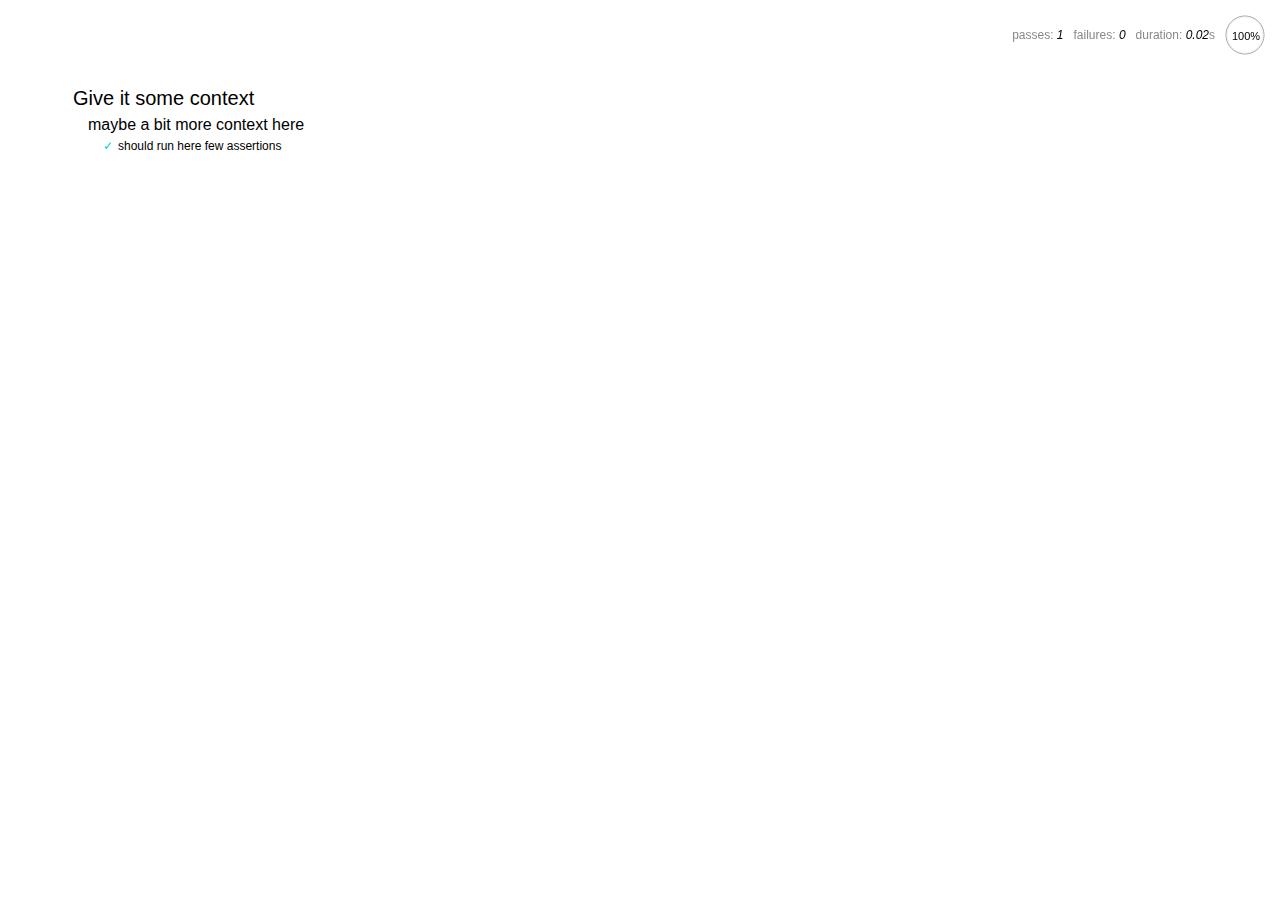
<file: www/test/index.html>
<!doctype html>
<head>
  <meta charset="utf-8">
  <meta http-equiv="X-UA-Compatible" content="IE=edge,chrome=1">
  <title>Mocha Spec Runner</title>
  <link rel="stylesheet" href="lib/mocha/mocha.css">
</head>
<body>
  <div id="mocha"></div>
  <script src="lib/mocha/mocha.js"></script>
  <script>mocha.setup('bdd')</script>

  <!-- assertion framework -->
  
  <script src="lib/chai.js"></script>
    
      
  <script>expect = chai.expect</script>
      
    
  

  <!-- -->

  <!-- include source files here... -->

  <!-- include spec files here... -->
  <script>
  // replace this by your own specs
  (function() {
    describe('Give it some context', function() {
      describe('maybe a bit more context here', function() {

        it('should run here few assertions', function() {

        });

      });
    });
  })();
  </script>

  <!-- trigger the mocha runner -->
  <script src="runner/mocha.js"></script>

</body>
</html>
</file>
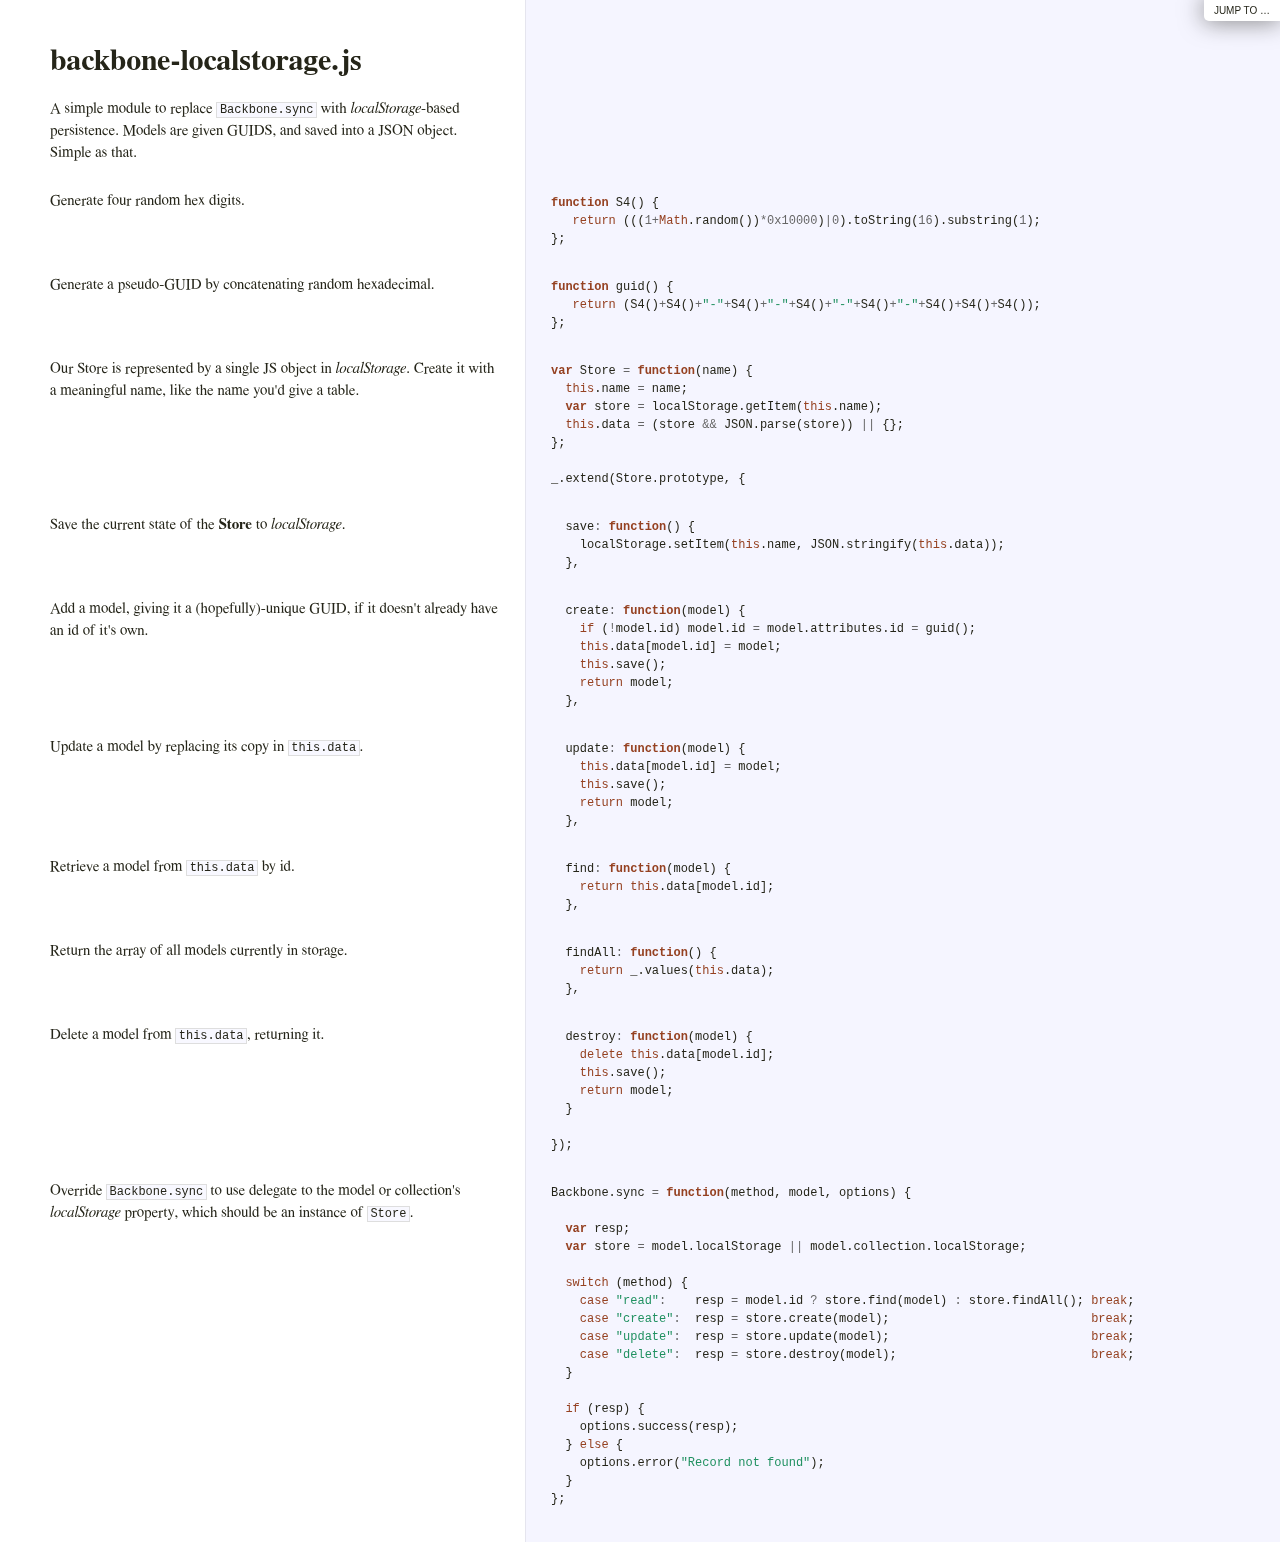
<file: www/components/backbone/docs/backbone-localstorage.html>
<!DOCTYPE html>  <html> <head>   <title>backbone-localstorage.js</title>   <meta http-equiv="content-type" content="text/html; charset=UTF-8">   <link rel="stylesheet" media="all" href="docco.css" /> </head> <body>   <div id="container">     <div id="background"></div>            <div id="jump_to">         Jump To &hellip;         <div id="jump_wrapper">           <div id="jump_page">                                           <a class="source" href="backbone-localstorage.html">                 backbone-localstorage.js               </a>                                           <a class="source" href="todos.html">                 todos.js               </a>                        </div>         </div>       </div>          <table cellpadding="0" cellspacing="0">       <thead>         <tr>           <th class="docs">             <h1>               backbone-localstorage.js             </h1>           </th>           <th class="code">           </th>         </tr>       </thead>       <tbody>                               <tr id="section-1">             <td class="docs">               <div class="pilwrap">                 <a class="pilcrow" href="#section-1">&#182;</a>               </div>               <p>A simple module to replace <code>Backbone.sync</code> with <em>localStorage</em>-based
persistence. Models are given GUIDS, and saved into a JSON object. Simple
as that.</p>             </td>             <td class="code">               <div class="highlight"><pre></pre></div>             </td>           </tr>                               <tr id="section-2">             <td class="docs">               <div class="pilwrap">                 <a class="pilcrow" href="#section-2">&#182;</a>               </div>               <p>Generate four random hex digits.</p>             </td>             <td class="code">               <div class="highlight"><pre><span class="kd">function</span> <span class="nx">S4</span><span class="p">()</span> <span class="p">{</span>
   <span class="k">return</span> <span class="p">(((</span><span class="mi">1</span><span class="o">+</span><span class="nb">Math</span><span class="p">.</span><span class="nx">random</span><span class="p">())</span><span class="o">*</span><span class="mh">0x10000</span><span class="p">)</span><span class="o">|</span><span class="mi">0</span><span class="p">).</span><span class="nx">toString</span><span class="p">(</span><span class="mi">16</span><span class="p">).</span><span class="nx">substring</span><span class="p">(</span><span class="mi">1</span><span class="p">);</span>
<span class="p">};</span></pre></div>             </td>           </tr>                               <tr id="section-3">             <td class="docs">               <div class="pilwrap">                 <a class="pilcrow" href="#section-3">&#182;</a>               </div>               <p>Generate a pseudo-GUID by concatenating random hexadecimal.</p>             </td>             <td class="code">               <div class="highlight"><pre><span class="kd">function</span> <span class="nx">guid</span><span class="p">()</span> <span class="p">{</span>
   <span class="k">return</span> <span class="p">(</span><span class="nx">S4</span><span class="p">()</span><span class="o">+</span><span class="nx">S4</span><span class="p">()</span><span class="o">+</span><span class="s2">&quot;-&quot;</span><span class="o">+</span><span class="nx">S4</span><span class="p">()</span><span class="o">+</span><span class="s2">&quot;-&quot;</span><span class="o">+</span><span class="nx">S4</span><span class="p">()</span><span class="o">+</span><span class="s2">&quot;-&quot;</span><span class="o">+</span><span class="nx">S4</span><span class="p">()</span><span class="o">+</span><span class="s2">&quot;-&quot;</span><span class="o">+</span><span class="nx">S4</span><span class="p">()</span><span class="o">+</span><span class="nx">S4</span><span class="p">()</span><span class="o">+</span><span class="nx">S4</span><span class="p">());</span>
<span class="p">};</span></pre></div>             </td>           </tr>                               <tr id="section-4">             <td class="docs">               <div class="pilwrap">                 <a class="pilcrow" href="#section-4">&#182;</a>               </div>               <p>Our Store is represented by a single JS object in <em>localStorage</em>. Create it
with a meaningful name, like the name you'd give a table.</p>             </td>             <td class="code">               <div class="highlight"><pre><span class="kd">var</span> <span class="nx">Store</span> <span class="o">=</span> <span class="kd">function</span><span class="p">(</span><span class="nx">name</span><span class="p">)</span> <span class="p">{</span>
  <span class="k">this</span><span class="p">.</span><span class="nx">name</span> <span class="o">=</span> <span class="nx">name</span><span class="p">;</span>
  <span class="kd">var</span> <span class="nx">store</span> <span class="o">=</span> <span class="nx">localStorage</span><span class="p">.</span><span class="nx">getItem</span><span class="p">(</span><span class="k">this</span><span class="p">.</span><span class="nx">name</span><span class="p">);</span>
  <span class="k">this</span><span class="p">.</span><span class="nx">data</span> <span class="o">=</span> <span class="p">(</span><span class="nx">store</span> <span class="o">&amp;&amp;</span> <span class="nx">JSON</span><span class="p">.</span><span class="nx">parse</span><span class="p">(</span><span class="nx">store</span><span class="p">))</span> <span class="o">||</span> <span class="p">{};</span>
<span class="p">};</span>

<span class="nx">_</span><span class="p">.</span><span class="nx">extend</span><span class="p">(</span><span class="nx">Store</span><span class="p">.</span><span class="nx">prototype</span><span class="p">,</span> <span class="p">{</span></pre></div>             </td>           </tr>                               <tr id="section-5">             <td class="docs">               <div class="pilwrap">                 <a class="pilcrow" href="#section-5">&#182;</a>               </div>               <p>Save the current state of the <strong>Store</strong> to <em>localStorage</em>.</p>             </td>             <td class="code">               <div class="highlight"><pre>  <span class="nx">save</span><span class="o">:</span> <span class="kd">function</span><span class="p">()</span> <span class="p">{</span>
    <span class="nx">localStorage</span><span class="p">.</span><span class="nx">setItem</span><span class="p">(</span><span class="k">this</span><span class="p">.</span><span class="nx">name</span><span class="p">,</span> <span class="nx">JSON</span><span class="p">.</span><span class="nx">stringify</span><span class="p">(</span><span class="k">this</span><span class="p">.</span><span class="nx">data</span><span class="p">));</span>
  <span class="p">},</span></pre></div>             </td>           </tr>                               <tr id="section-6">             <td class="docs">               <div class="pilwrap">                 <a class="pilcrow" href="#section-6">&#182;</a>               </div>               <p>Add a model, giving it a (hopefully)-unique GUID, if it doesn't already
have an id of it's own.</p>             </td>             <td class="code">               <div class="highlight"><pre>  <span class="nx">create</span><span class="o">:</span> <span class="kd">function</span><span class="p">(</span><span class="nx">model</span><span class="p">)</span> <span class="p">{</span>
    <span class="k">if</span> <span class="p">(</span><span class="o">!</span><span class="nx">model</span><span class="p">.</span><span class="nx">id</span><span class="p">)</span> <span class="nx">model</span><span class="p">.</span><span class="nx">id</span> <span class="o">=</span> <span class="nx">model</span><span class="p">.</span><span class="nx">attributes</span><span class="p">.</span><span class="nx">id</span> <span class="o">=</span> <span class="nx">guid</span><span class="p">();</span>
    <span class="k">this</span><span class="p">.</span><span class="nx">data</span><span class="p">[</span><span class="nx">model</span><span class="p">.</span><span class="nx">id</span><span class="p">]</span> <span class="o">=</span> <span class="nx">model</span><span class="p">;</span>
    <span class="k">this</span><span class="p">.</span><span class="nx">save</span><span class="p">();</span>
    <span class="k">return</span> <span class="nx">model</span><span class="p">;</span>
  <span class="p">},</span></pre></div>             </td>           </tr>                               <tr id="section-7">             <td class="docs">               <div class="pilwrap">                 <a class="pilcrow" href="#section-7">&#182;</a>               </div>               <p>Update a model by replacing its copy in <code>this.data</code>.</p>             </td>             <td class="code">               <div class="highlight"><pre>  <span class="nx">update</span><span class="o">:</span> <span class="kd">function</span><span class="p">(</span><span class="nx">model</span><span class="p">)</span> <span class="p">{</span>
    <span class="k">this</span><span class="p">.</span><span class="nx">data</span><span class="p">[</span><span class="nx">model</span><span class="p">.</span><span class="nx">id</span><span class="p">]</span> <span class="o">=</span> <span class="nx">model</span><span class="p">;</span>
    <span class="k">this</span><span class="p">.</span><span class="nx">save</span><span class="p">();</span>
    <span class="k">return</span> <span class="nx">model</span><span class="p">;</span>
  <span class="p">},</span></pre></div>             </td>           </tr>                               <tr id="section-8">             <td class="docs">               <div class="pilwrap">                 <a class="pilcrow" href="#section-8">&#182;</a>               </div>               <p>Retrieve a model from <code>this.data</code> by id.</p>             </td>             <td class="code">               <div class="highlight"><pre>  <span class="nx">find</span><span class="o">:</span> <span class="kd">function</span><span class="p">(</span><span class="nx">model</span><span class="p">)</span> <span class="p">{</span>
    <span class="k">return</span> <span class="k">this</span><span class="p">.</span><span class="nx">data</span><span class="p">[</span><span class="nx">model</span><span class="p">.</span><span class="nx">id</span><span class="p">];</span>
  <span class="p">},</span></pre></div>             </td>           </tr>                               <tr id="section-9">             <td class="docs">               <div class="pilwrap">                 <a class="pilcrow" href="#section-9">&#182;</a>               </div>               <p>Return the array of all models currently in storage.</p>             </td>             <td class="code">               <div class="highlight"><pre>  <span class="nx">findAll</span><span class="o">:</span> <span class="kd">function</span><span class="p">()</span> <span class="p">{</span>
    <span class="k">return</span> <span class="nx">_</span><span class="p">.</span><span class="nx">values</span><span class="p">(</span><span class="k">this</span><span class="p">.</span><span class="nx">data</span><span class="p">);</span>
  <span class="p">},</span></pre></div>             </td>           </tr>                               <tr id="section-10">             <td class="docs">               <div class="pilwrap">                 <a class="pilcrow" href="#section-10">&#182;</a>               </div>               <p>Delete a model from <code>this.data</code>, returning it.</p>             </td>             <td class="code">               <div class="highlight"><pre>  <span class="nx">destroy</span><span class="o">:</span> <span class="kd">function</span><span class="p">(</span><span class="nx">model</span><span class="p">)</span> <span class="p">{</span>
    <span class="k">delete</span> <span class="k">this</span><span class="p">.</span><span class="nx">data</span><span class="p">[</span><span class="nx">model</span><span class="p">.</span><span class="nx">id</span><span class="p">];</span>
    <span class="k">this</span><span class="p">.</span><span class="nx">save</span><span class="p">();</span>
    <span class="k">return</span> <span class="nx">model</span><span class="p">;</span>
  <span class="p">}</span>

<span class="p">});</span></pre></div>             </td>           </tr>                               <tr id="section-11">             <td class="docs">               <div class="pilwrap">                 <a class="pilcrow" href="#section-11">&#182;</a>               </div>               <p>Override <code>Backbone.sync</code> to use delegate to the model or collection's
<em>localStorage</em> property, which should be an instance of <code>Store</code>.</p>             </td>             <td class="code">               <div class="highlight"><pre><span class="nx">Backbone</span><span class="p">.</span><span class="nx">sync</span> <span class="o">=</span> <span class="kd">function</span><span class="p">(</span><span class="nx">method</span><span class="p">,</span> <span class="nx">model</span><span class="p">,</span> <span class="nx">options</span><span class="p">)</span> <span class="p">{</span>

  <span class="kd">var</span> <span class="nx">resp</span><span class="p">;</span>
  <span class="kd">var</span> <span class="nx">store</span> <span class="o">=</span> <span class="nx">model</span><span class="p">.</span><span class="nx">localStorage</span> <span class="o">||</span> <span class="nx">model</span><span class="p">.</span><span class="nx">collection</span><span class="p">.</span><span class="nx">localStorage</span><span class="p">;</span>

  <span class="k">switch</span> <span class="p">(</span><span class="nx">method</span><span class="p">)</span> <span class="p">{</span>
    <span class="k">case</span> <span class="s2">&quot;read&quot;</span><span class="o">:</span>    <span class="nx">resp</span> <span class="o">=</span> <span class="nx">model</span><span class="p">.</span><span class="nx">id</span> <span class="o">?</span> <span class="nx">store</span><span class="p">.</span><span class="nx">find</span><span class="p">(</span><span class="nx">model</span><span class="p">)</span> <span class="o">:</span> <span class="nx">store</span><span class="p">.</span><span class="nx">findAll</span><span class="p">();</span> <span class="k">break</span><span class="p">;</span>
    <span class="k">case</span> <span class="s2">&quot;create&quot;</span><span class="o">:</span>  <span class="nx">resp</span> <span class="o">=</span> <span class="nx">store</span><span class="p">.</span><span class="nx">create</span><span class="p">(</span><span class="nx">model</span><span class="p">);</span>                            <span class="k">break</span><span class="p">;</span>
    <span class="k">case</span> <span class="s2">&quot;update&quot;</span><span class="o">:</span>  <span class="nx">resp</span> <span class="o">=</span> <span class="nx">store</span><span class="p">.</span><span class="nx">update</span><span class="p">(</span><span class="nx">model</span><span class="p">);</span>                            <span class="k">break</span><span class="p">;</span>
    <span class="k">case</span> <span class="s2">&quot;delete&quot;</span><span class="o">:</span>  <span class="nx">resp</span> <span class="o">=</span> <span class="nx">store</span><span class="p">.</span><span class="nx">destroy</span><span class="p">(</span><span class="nx">model</span><span class="p">);</span>                           <span class="k">break</span><span class="p">;</span>
  <span class="p">}</span>

  <span class="k">if</span> <span class="p">(</span><span class="nx">resp</span><span class="p">)</span> <span class="p">{</span>
    <span class="nx">options</span><span class="p">.</span><span class="nx">success</span><span class="p">(</span><span class="nx">resp</span><span class="p">);</span>
  <span class="p">}</span> <span class="k">else</span> <span class="p">{</span>
    <span class="nx">options</span><span class="p">.</span><span class="nx">error</span><span class="p">(</span><span class="s2">&quot;Record not found&quot;</span><span class="p">);</span>
  <span class="p">}</span>
<span class="p">};</span>

</pre></div>             </td>           </tr>                </tbody>     </table>   </div> </body> </html>
</file>
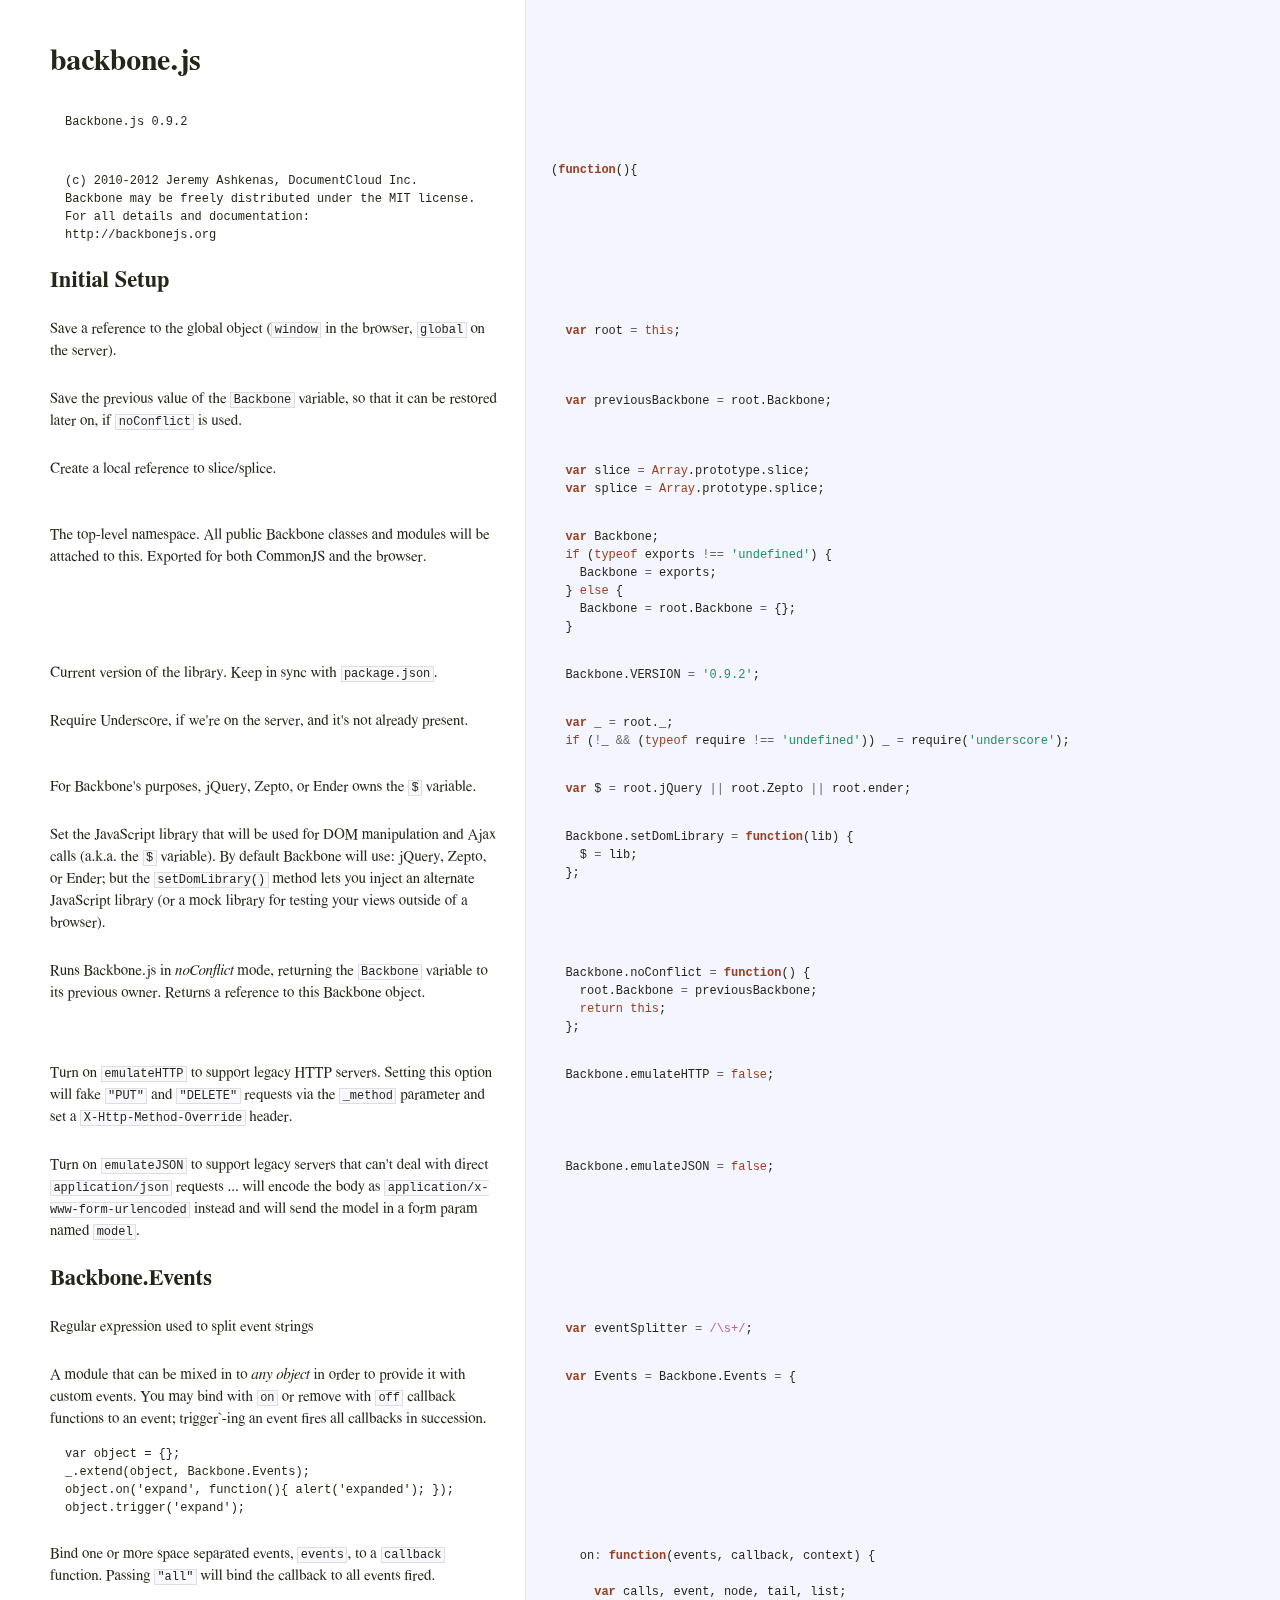
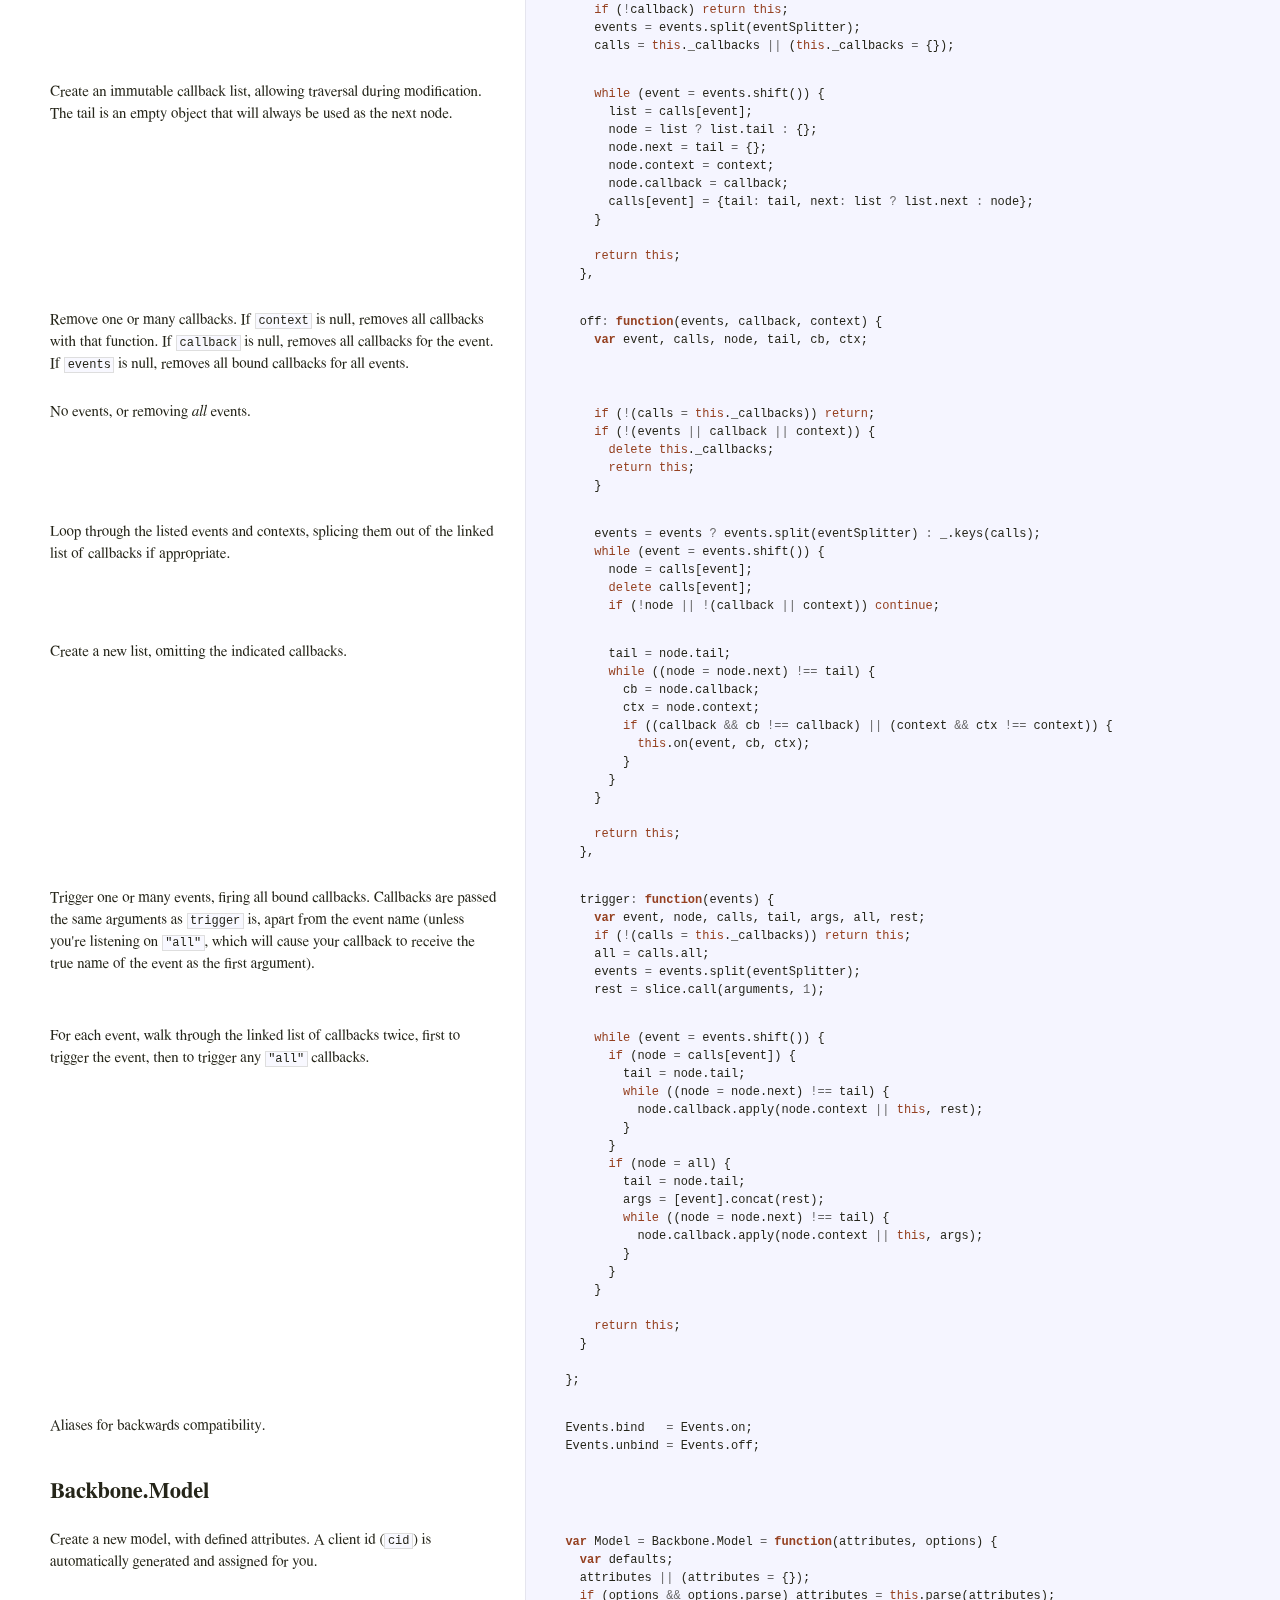
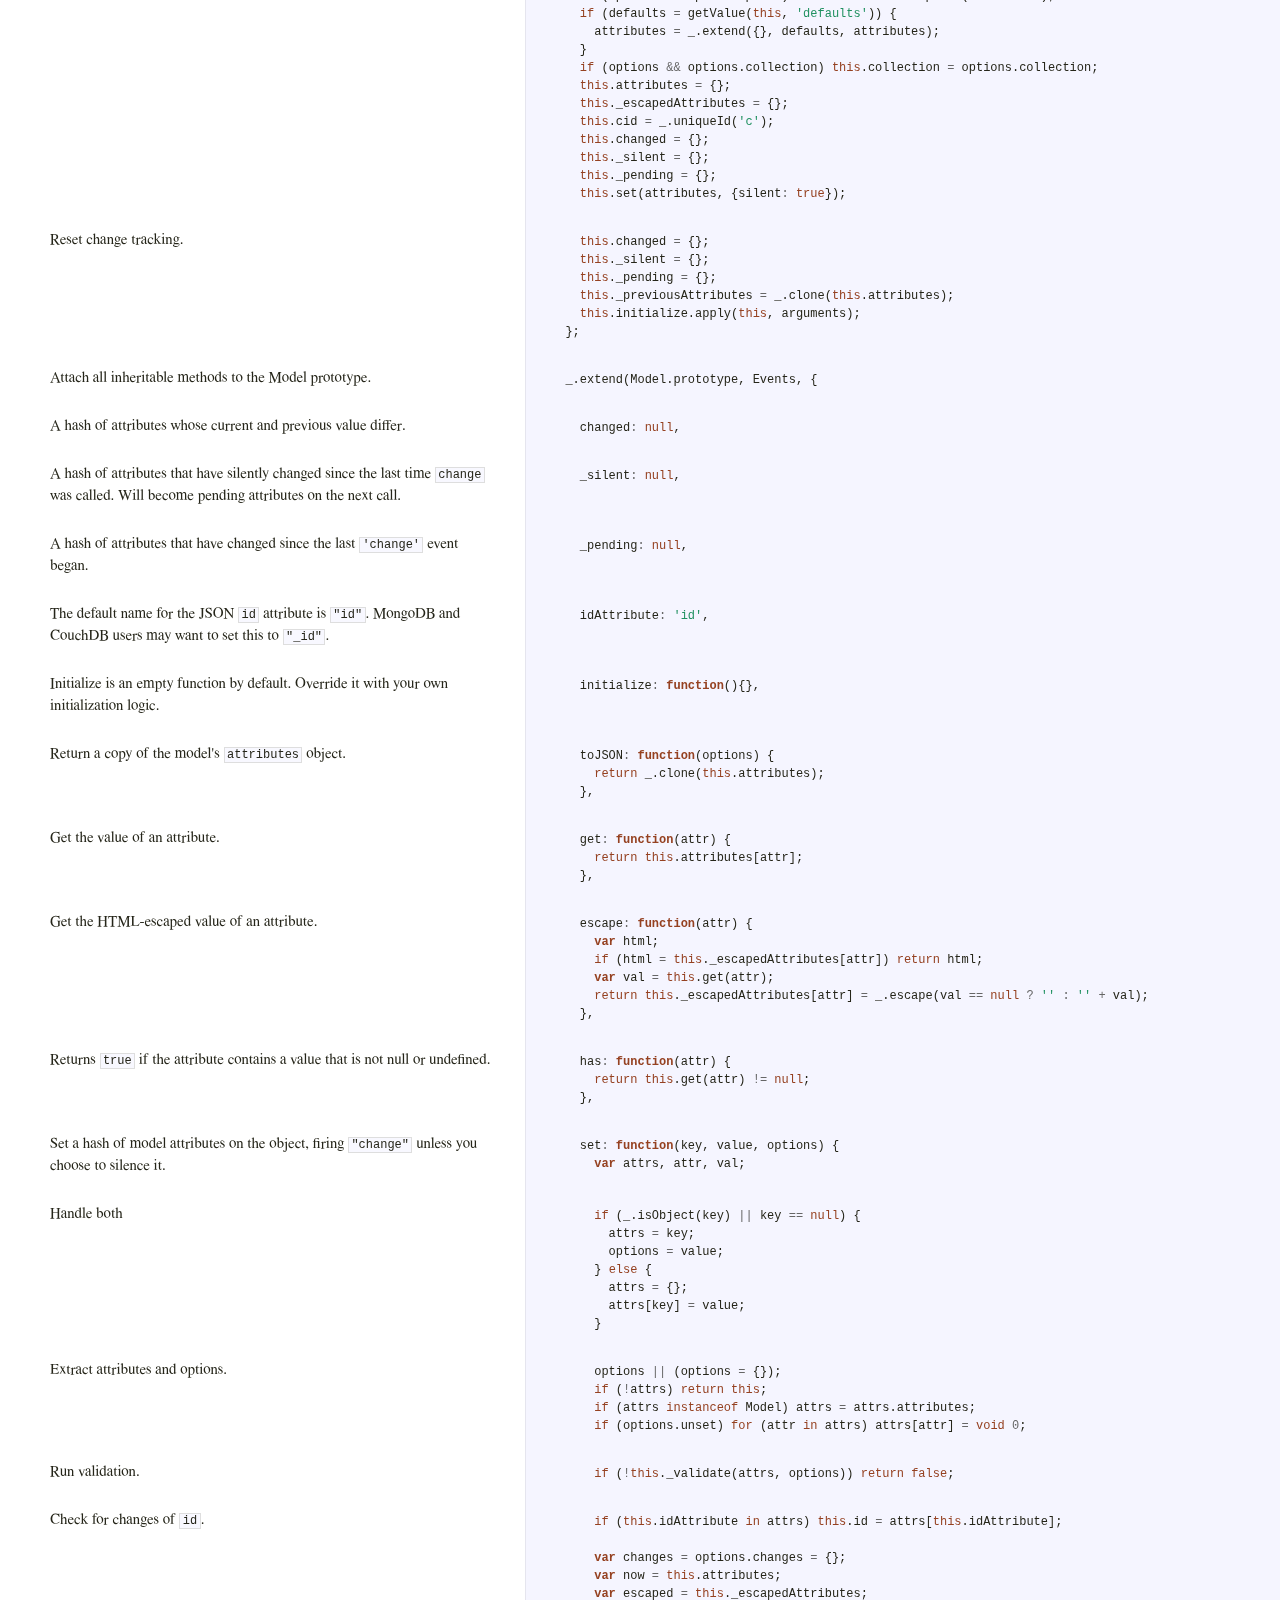
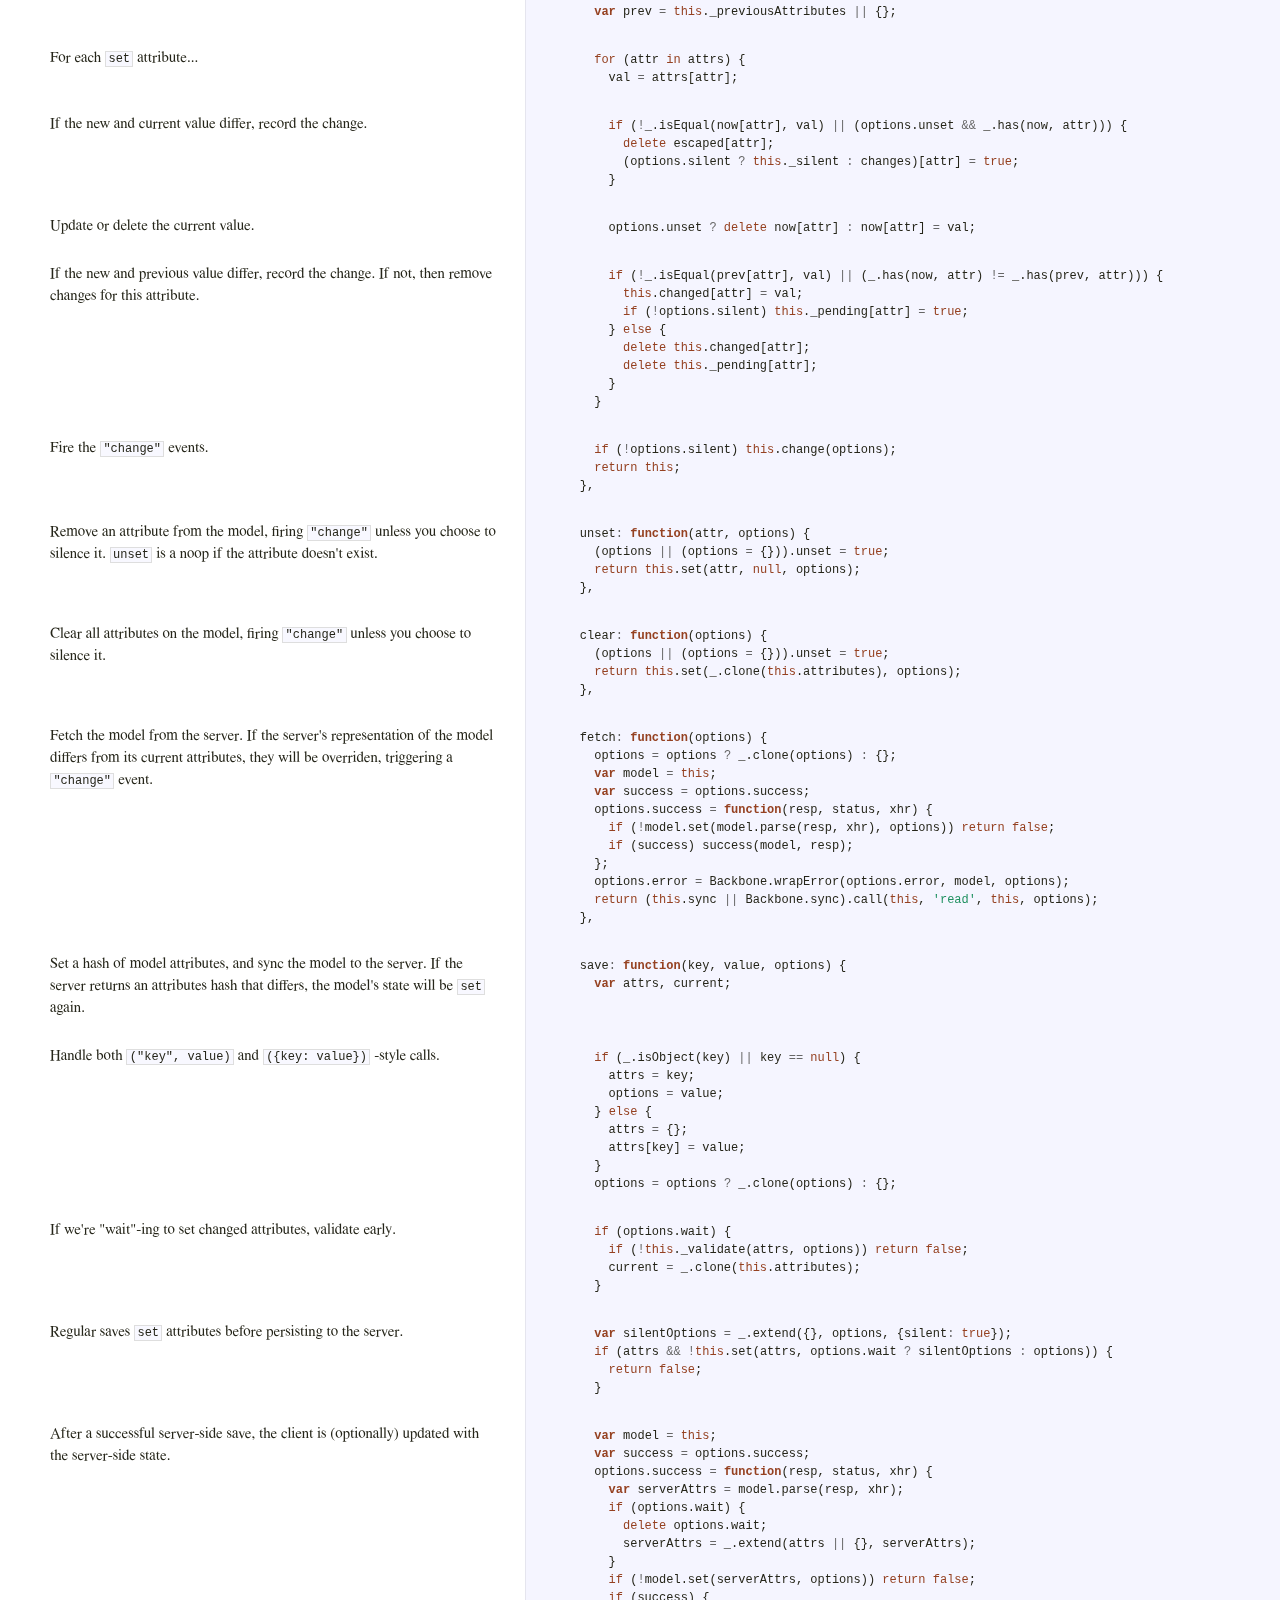
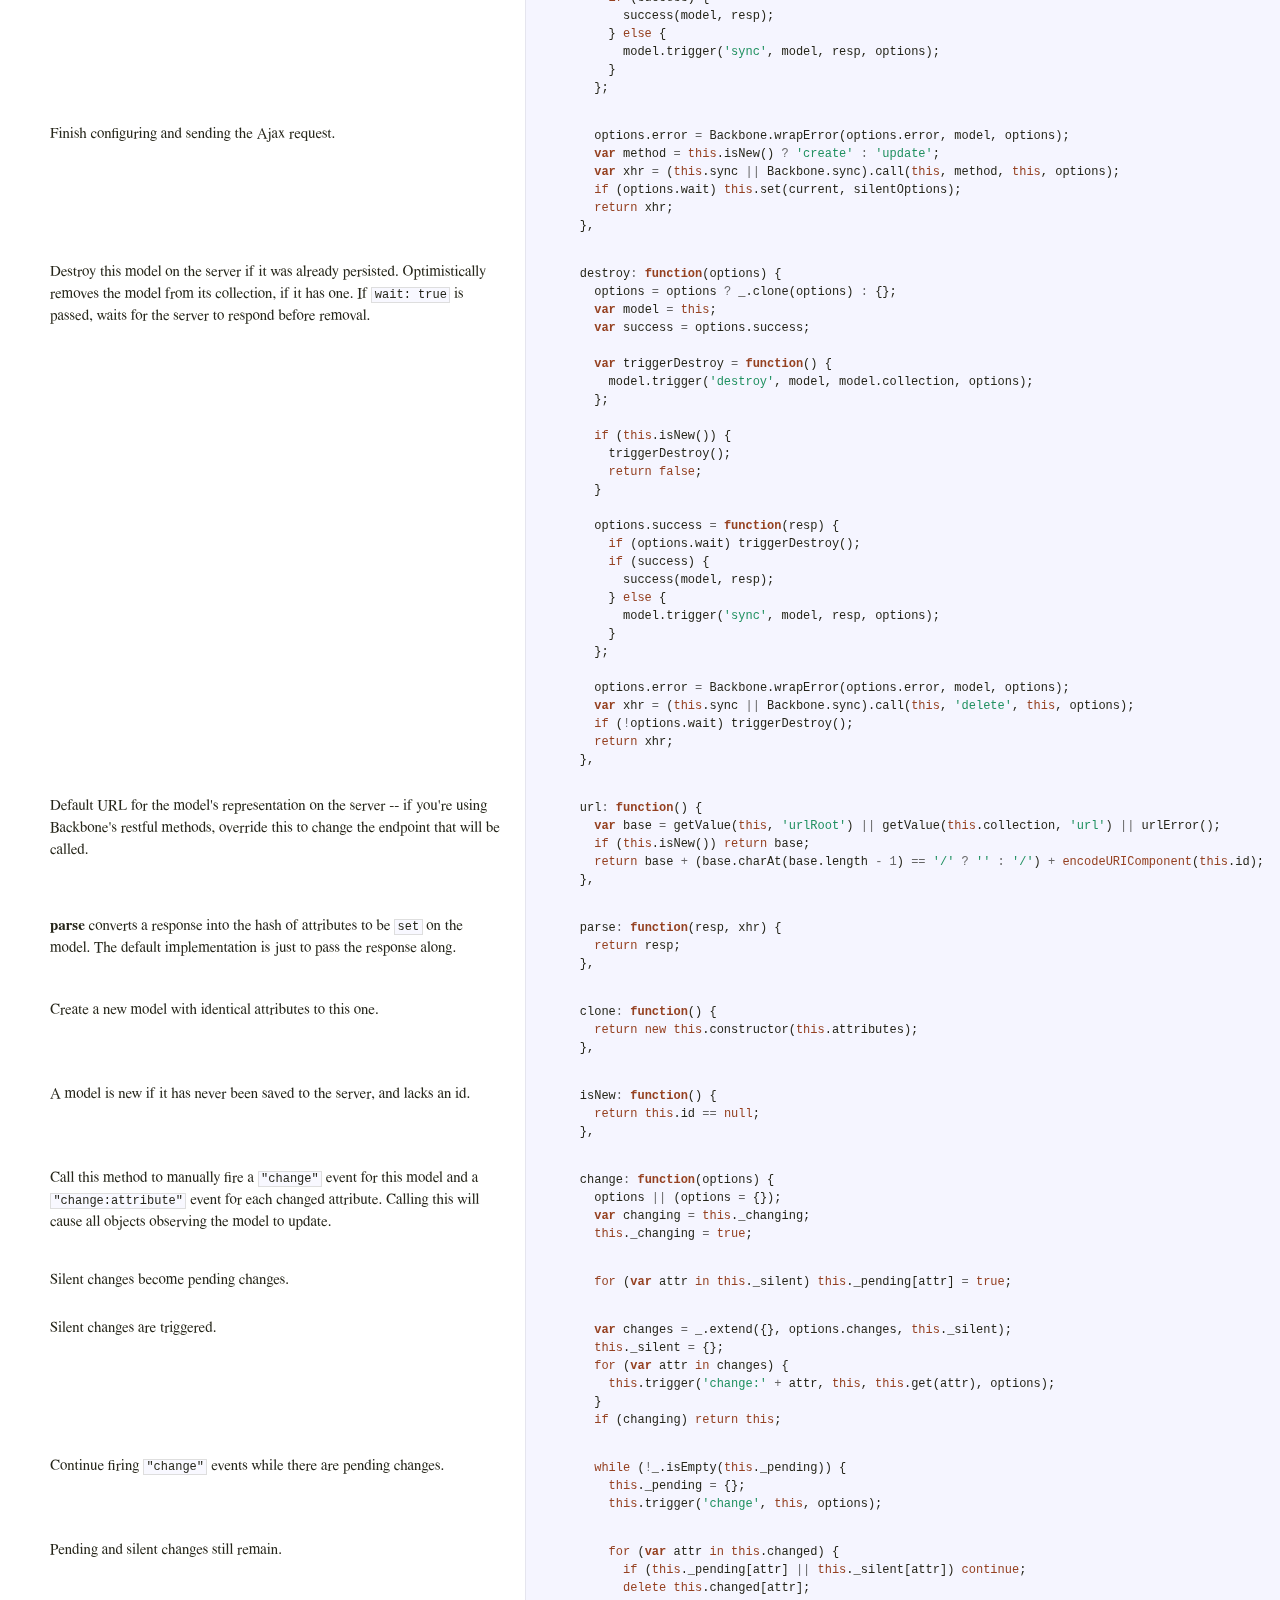
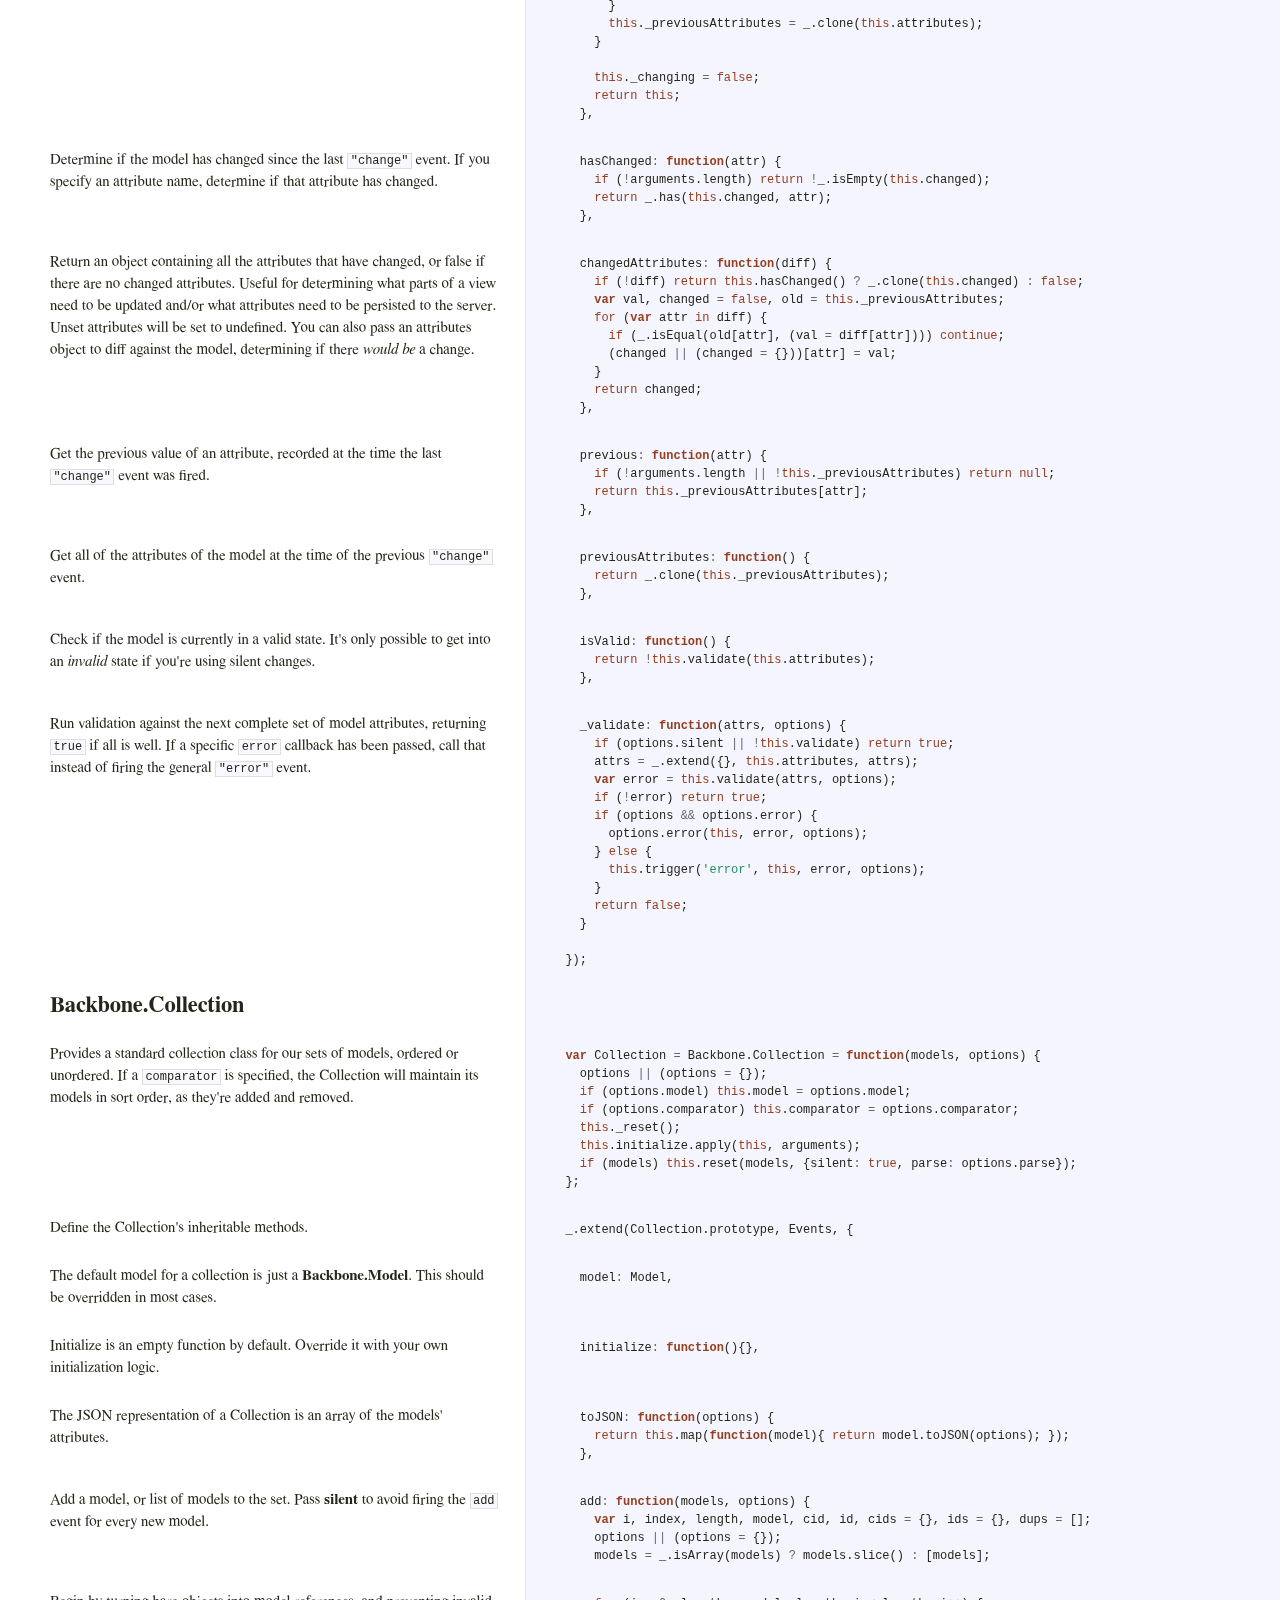
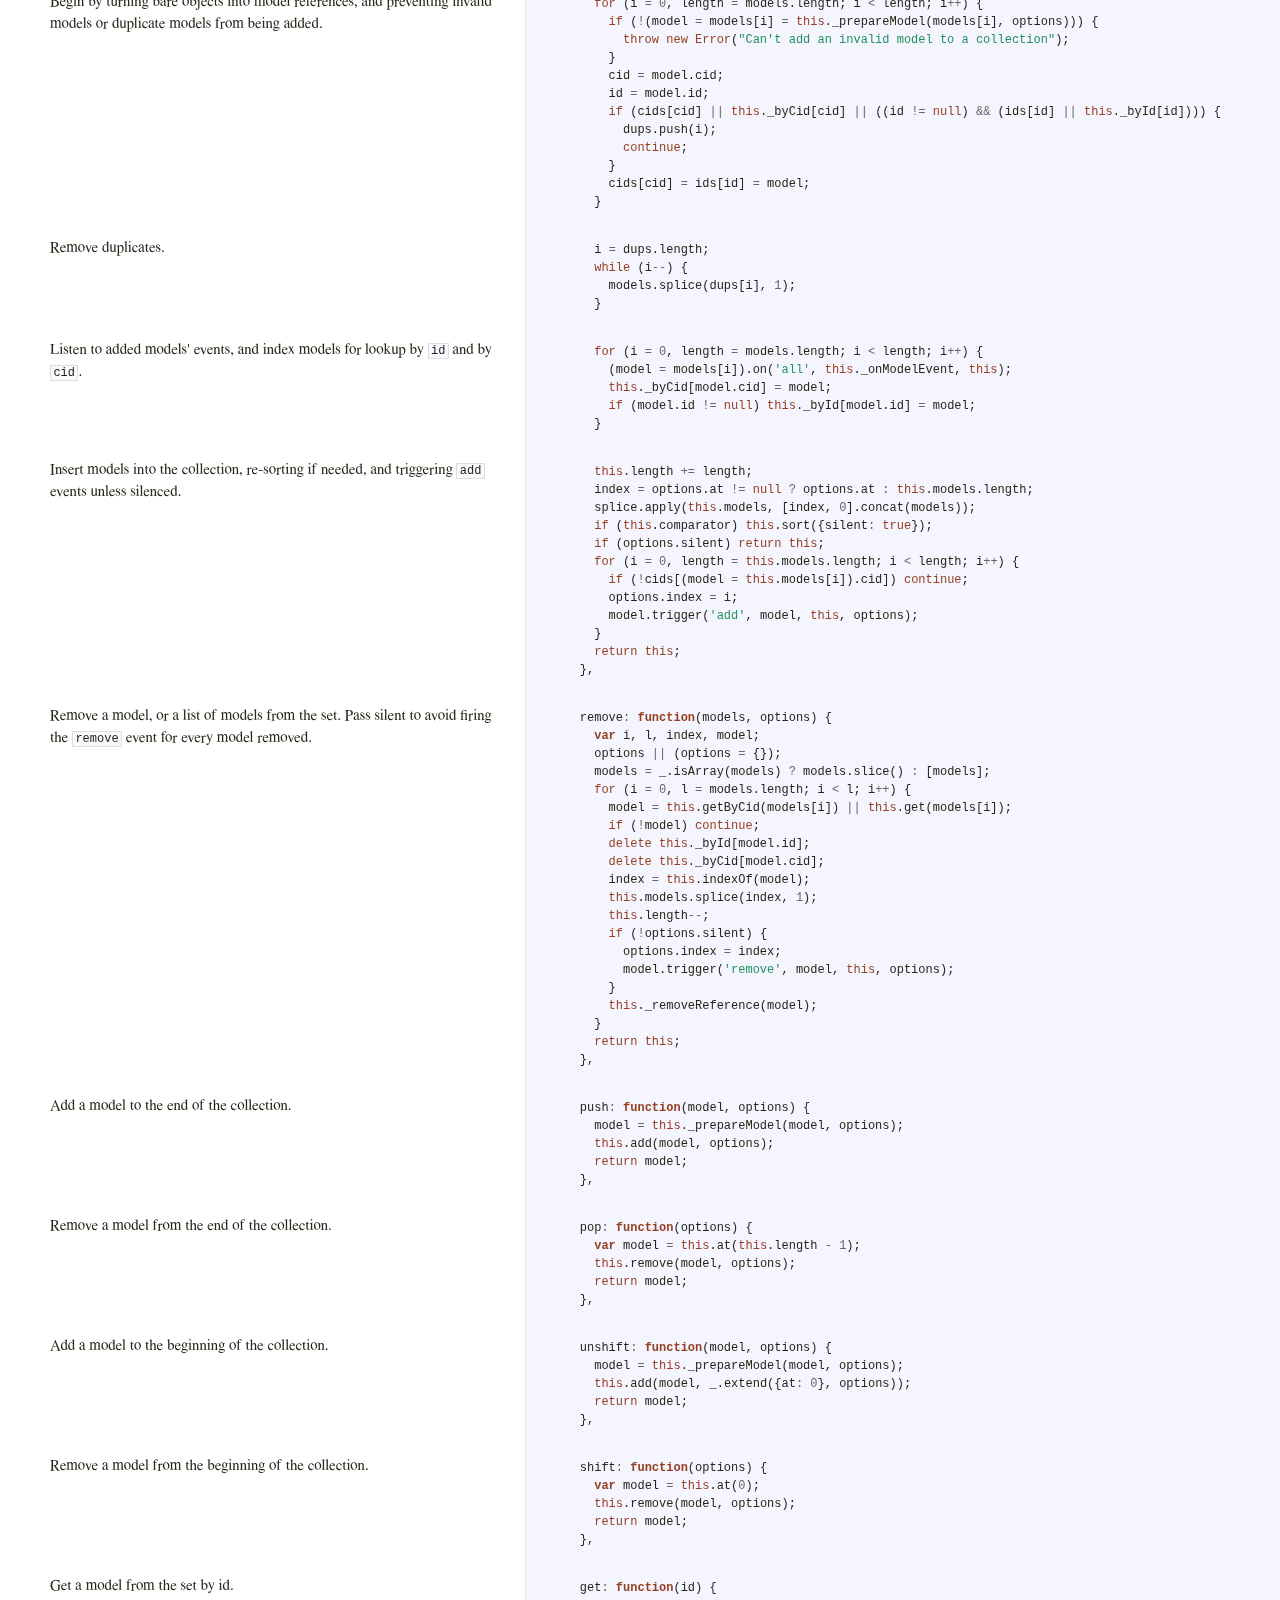
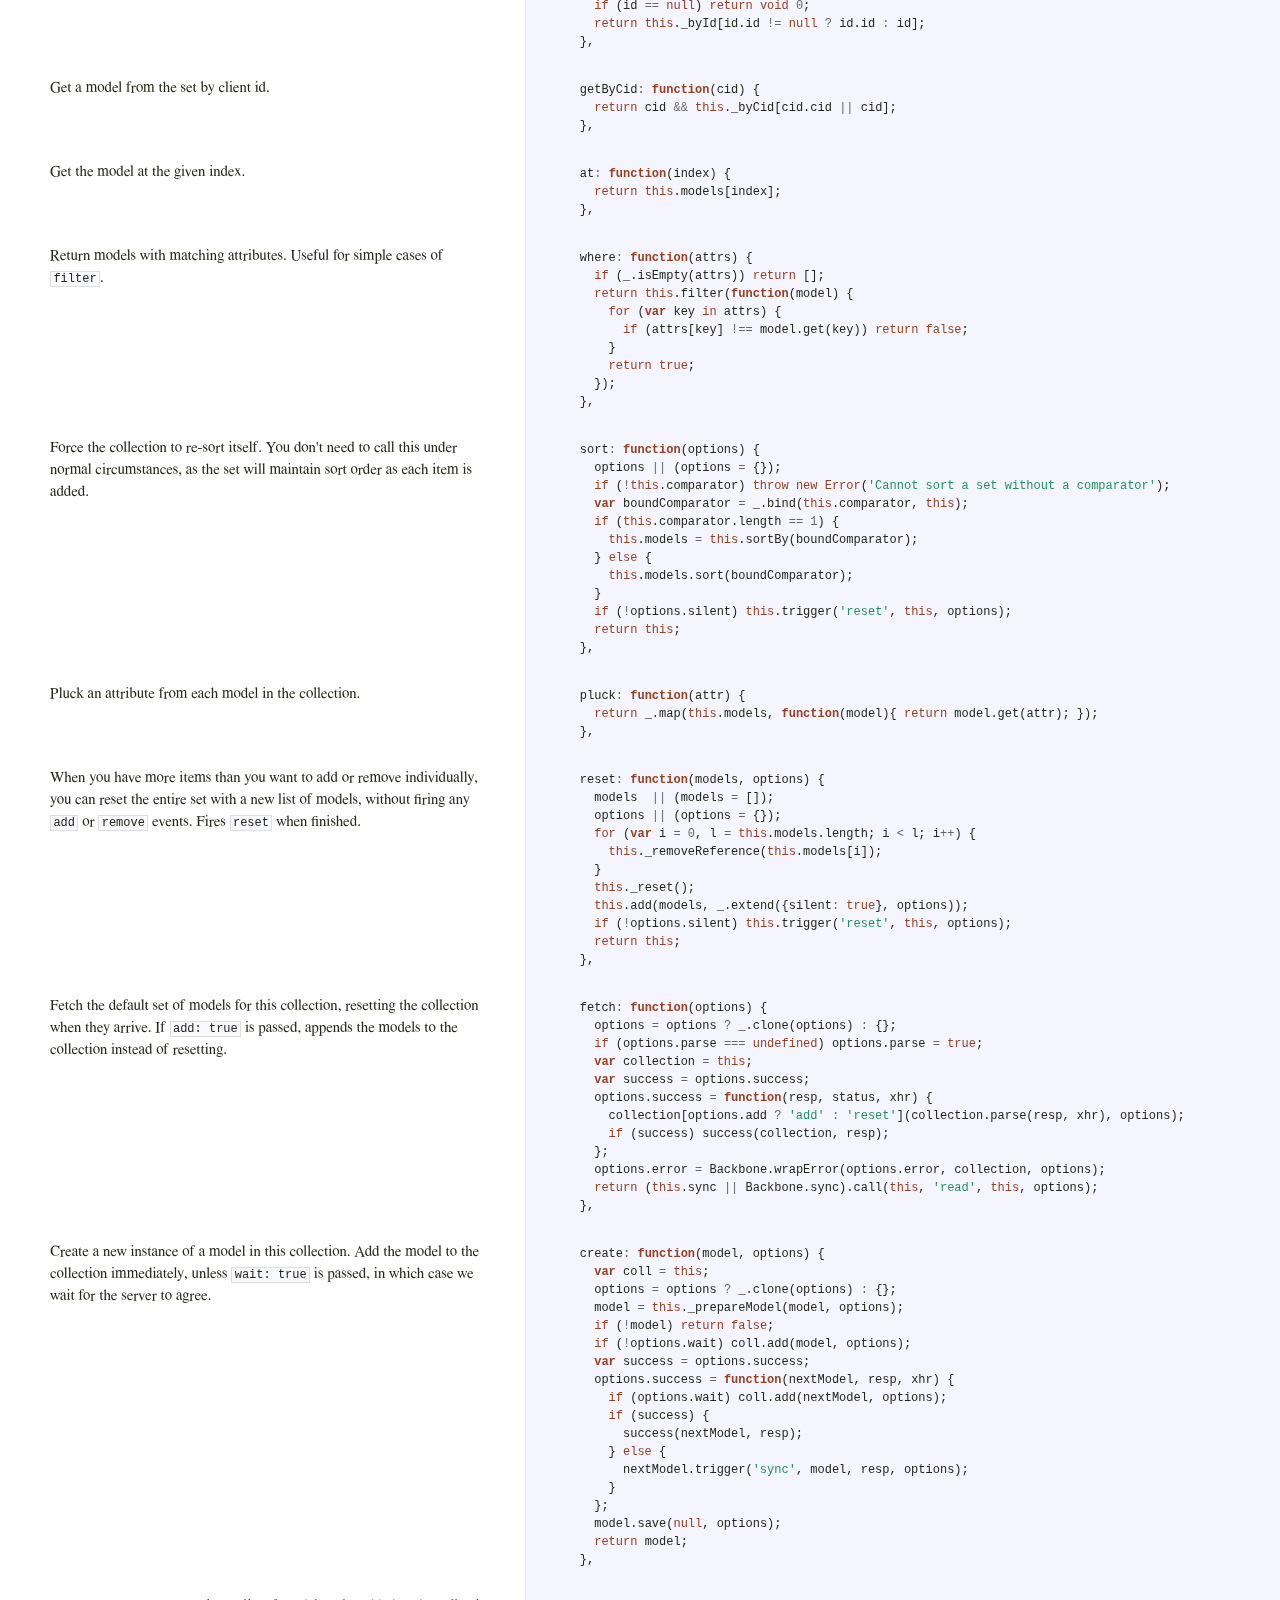
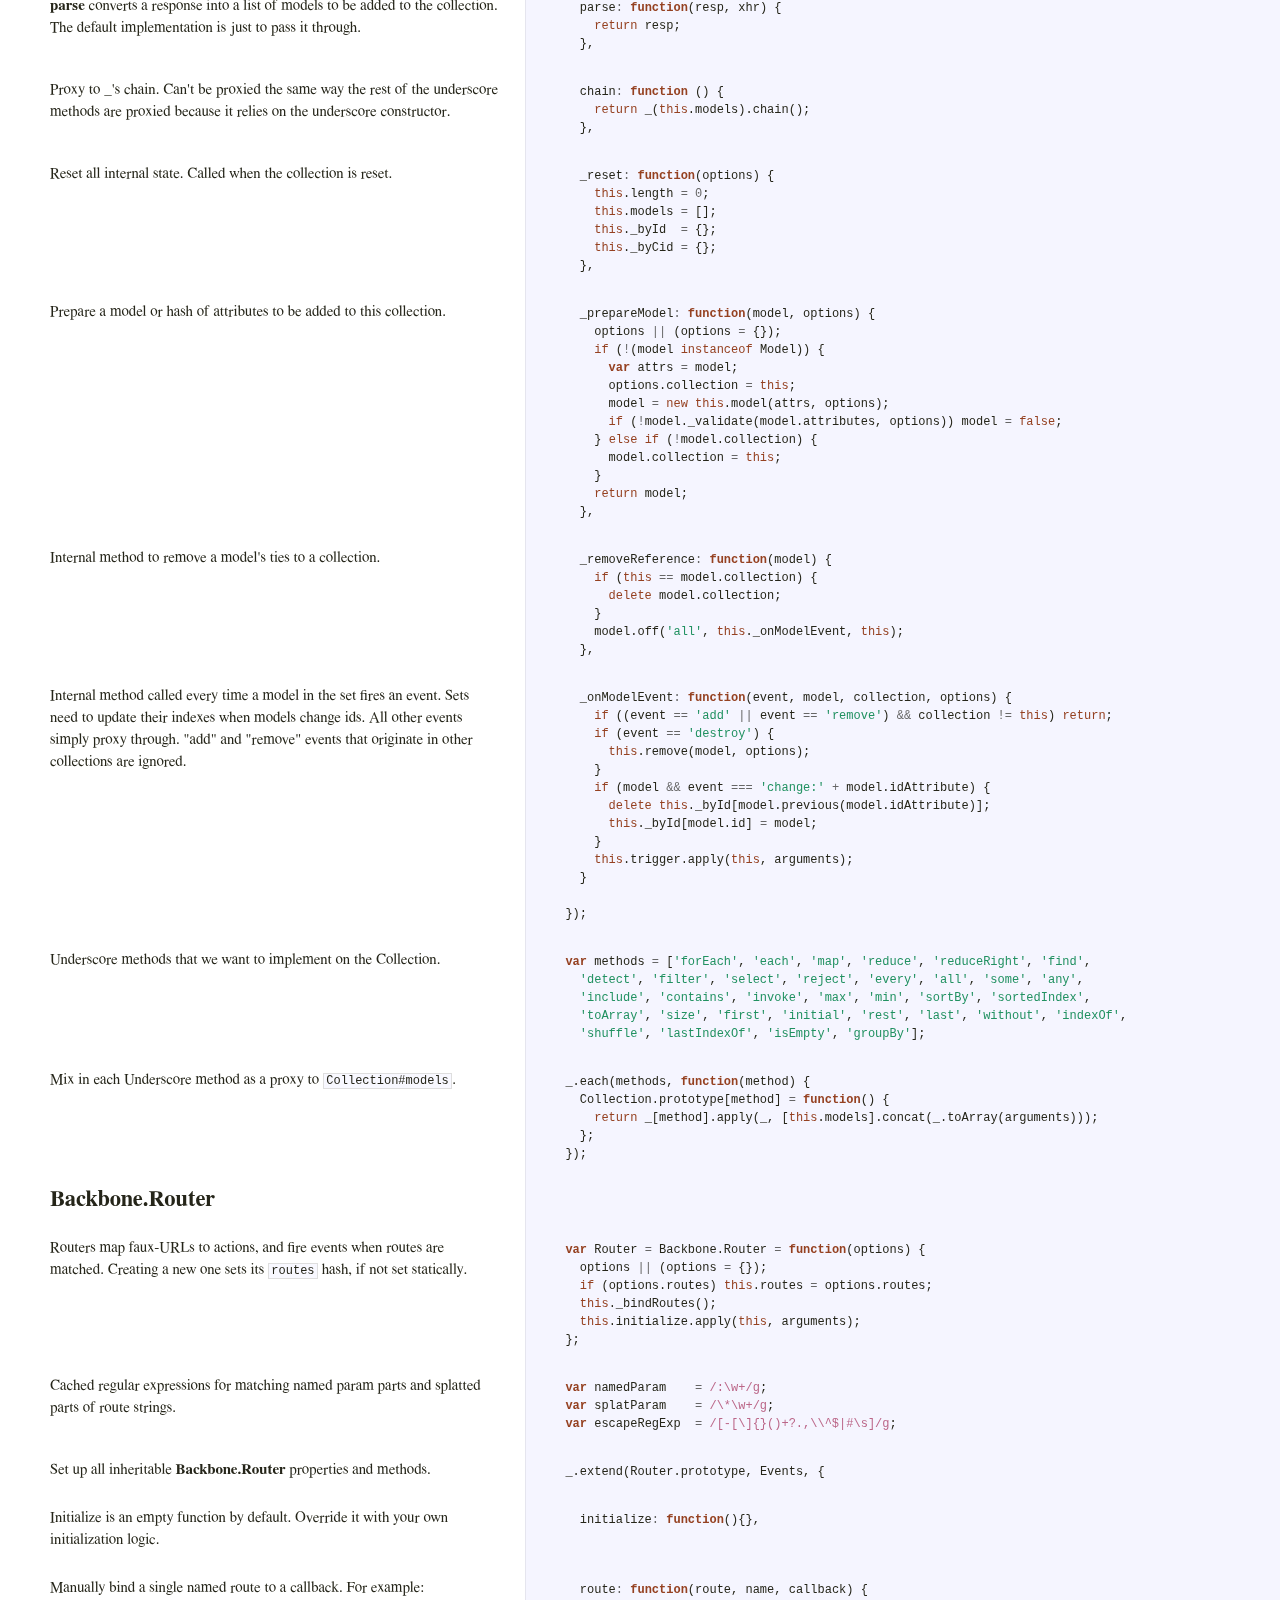
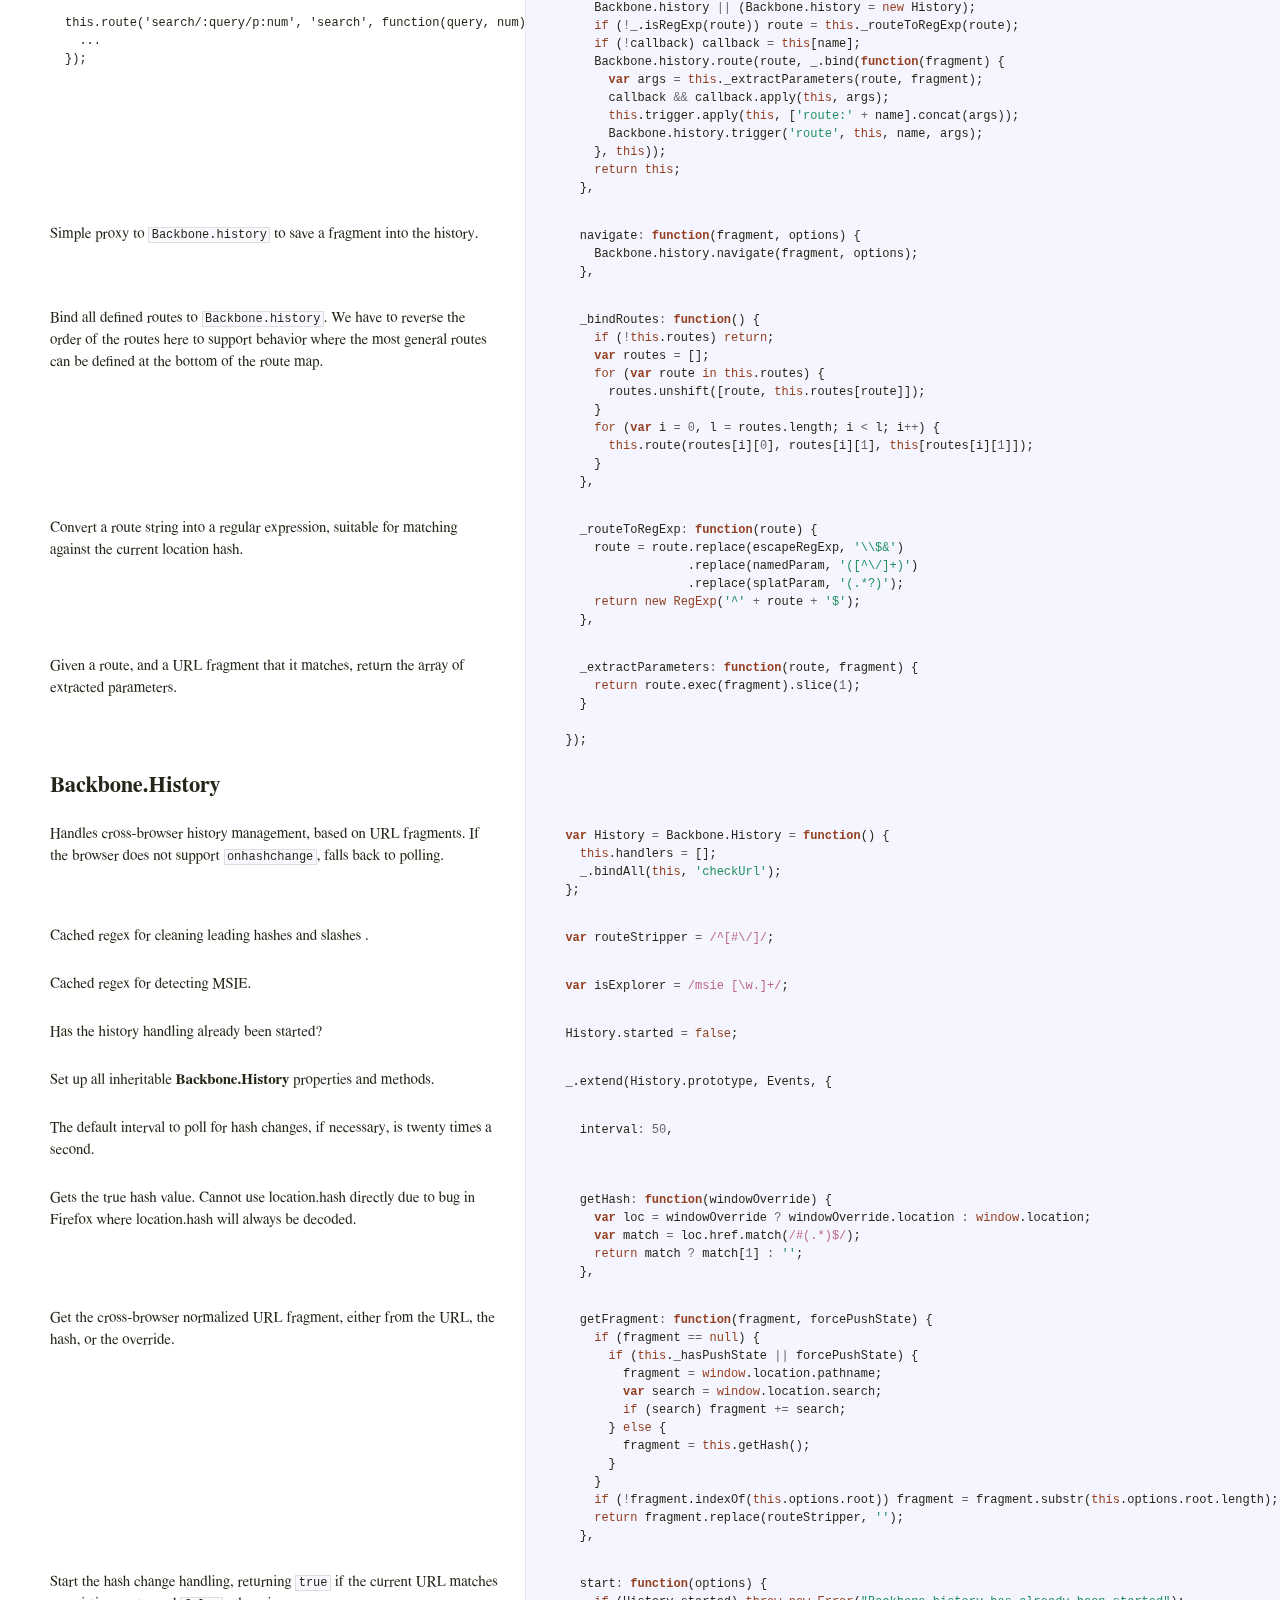
<file: www/components/backbone/docs/backbone.html>
<!DOCTYPE html>  <html> <head>   <title>backbone.js</title>   <meta http-equiv="content-type" content="text/html; charset=UTF-8">   <link rel="stylesheet" media="all" href="docco.css" /> </head> <body>   <div id="container">     <div id="background"></div>          <table cellpadding="0" cellspacing="0">       <thead>         <tr>           <th class="docs">             <h1>               backbone.js             </h1>           </th>           <th class="code">           </th>         </tr>       </thead>       <tbody>                               <tr id="section-1">             <td class="docs">               <div class="pilwrap">                 <a class="pilcrow" href="#section-1">&#182;</a>               </div>               <pre><code>Backbone.js 0.9.2
</code></pre>             </td>             <td class="code">               <div class="highlight"><pre></pre></div>             </td>           </tr>                               <tr id="section-2">             <td class="docs">               <div class="pilwrap">                 <a class="pilcrow" href="#section-2">&#182;</a>               </div>               <pre><code>(c) 2010-2012 Jeremy Ashkenas, DocumentCloud Inc.
Backbone may be freely distributed under the MIT license.
For all details and documentation:
http://backbonejs.org
</code></pre>             </td>             <td class="code">               <div class="highlight"><pre><span class="p">(</span><span class="kd">function</span><span class="p">(){</span></pre></div>             </td>           </tr>                               <tr id="section-3">             <td class="docs">               <div class="pilwrap">                 <a class="pilcrow" href="#section-3">&#182;</a>               </div>               <h2>Initial Setup</h2>             </td>             <td class="code">               <div class="highlight"><pre></pre></div>             </td>           </tr>                               <tr id="section-4">             <td class="docs">               <div class="pilwrap">                 <a class="pilcrow" href="#section-4">&#182;</a>               </div>               <p>Save a reference to the global object (<code>window</code> in the browser, <code>global</code>
on the server).</p>             </td>             <td class="code">               <div class="highlight"><pre>  <span class="kd">var</span> <span class="nx">root</span> <span class="o">=</span> <span class="k">this</span><span class="p">;</span></pre></div>             </td>           </tr>                               <tr id="section-5">             <td class="docs">               <div class="pilwrap">                 <a class="pilcrow" href="#section-5">&#182;</a>               </div>               <p>Save the previous value of the <code>Backbone</code> variable, so that it can be
restored later on, if <code>noConflict</code> is used.</p>             </td>             <td class="code">               <div class="highlight"><pre>  <span class="kd">var</span> <span class="nx">previousBackbone</span> <span class="o">=</span> <span class="nx">root</span><span class="p">.</span><span class="nx">Backbone</span><span class="p">;</span></pre></div>             </td>           </tr>                               <tr id="section-6">             <td class="docs">               <div class="pilwrap">                 <a class="pilcrow" href="#section-6">&#182;</a>               </div>               <p>Create a local reference to slice/splice.</p>             </td>             <td class="code">               <div class="highlight"><pre>  <span class="kd">var</span> <span class="nx">slice</span> <span class="o">=</span> <span class="nb">Array</span><span class="p">.</span><span class="nx">prototype</span><span class="p">.</span><span class="nx">slice</span><span class="p">;</span>
  <span class="kd">var</span> <span class="nx">splice</span> <span class="o">=</span> <span class="nb">Array</span><span class="p">.</span><span class="nx">prototype</span><span class="p">.</span><span class="nx">splice</span><span class="p">;</span></pre></div>             </td>           </tr>                               <tr id="section-7">             <td class="docs">               <div class="pilwrap">                 <a class="pilcrow" href="#section-7">&#182;</a>               </div>               <p>The top-level namespace. All public Backbone classes and modules will
be attached to this. Exported for both CommonJS and the browser.</p>             </td>             <td class="code">               <div class="highlight"><pre>  <span class="kd">var</span> <span class="nx">Backbone</span><span class="p">;</span>
  <span class="k">if</span> <span class="p">(</span><span class="k">typeof</span> <span class="nx">exports</span> <span class="o">!==</span> <span class="s1">&#39;undefined&#39;</span><span class="p">)</span> <span class="p">{</span>
    <span class="nx">Backbone</span> <span class="o">=</span> <span class="nx">exports</span><span class="p">;</span>
  <span class="p">}</span> <span class="k">else</span> <span class="p">{</span>
    <span class="nx">Backbone</span> <span class="o">=</span> <span class="nx">root</span><span class="p">.</span><span class="nx">Backbone</span> <span class="o">=</span> <span class="p">{};</span>
  <span class="p">}</span></pre></div>             </td>           </tr>                               <tr id="section-8">             <td class="docs">               <div class="pilwrap">                 <a class="pilcrow" href="#section-8">&#182;</a>               </div>               <p>Current version of the library. Keep in sync with <code>package.json</code>.</p>             </td>             <td class="code">               <div class="highlight"><pre>  <span class="nx">Backbone</span><span class="p">.</span><span class="nx">VERSION</span> <span class="o">=</span> <span class="s1">&#39;0.9.2&#39;</span><span class="p">;</span></pre></div>             </td>           </tr>                               <tr id="section-9">             <td class="docs">               <div class="pilwrap">                 <a class="pilcrow" href="#section-9">&#182;</a>               </div>               <p>Require Underscore, if we're on the server, and it's not already present.</p>             </td>             <td class="code">               <div class="highlight"><pre>  <span class="kd">var</span> <span class="nx">_</span> <span class="o">=</span> <span class="nx">root</span><span class="p">.</span><span class="nx">_</span><span class="p">;</span>
  <span class="k">if</span> <span class="p">(</span><span class="o">!</span><span class="nx">_</span> <span class="o">&amp;&amp;</span> <span class="p">(</span><span class="k">typeof</span> <span class="nx">require</span> <span class="o">!==</span> <span class="s1">&#39;undefined&#39;</span><span class="p">))</span> <span class="nx">_</span> <span class="o">=</span> <span class="nx">require</span><span class="p">(</span><span class="s1">&#39;underscore&#39;</span><span class="p">);</span></pre></div>             </td>           </tr>                               <tr id="section-10">             <td class="docs">               <div class="pilwrap">                 <a class="pilcrow" href="#section-10">&#182;</a>               </div>               <p>For Backbone's purposes, jQuery, Zepto, or Ender owns the <code>$</code> variable.</p>             </td>             <td class="code">               <div class="highlight"><pre>  <span class="kd">var</span> <span class="nx">$</span> <span class="o">=</span> <span class="nx">root</span><span class="p">.</span><span class="nx">jQuery</span> <span class="o">||</span> <span class="nx">root</span><span class="p">.</span><span class="nx">Zepto</span> <span class="o">||</span> <span class="nx">root</span><span class="p">.</span><span class="nx">ender</span><span class="p">;</span></pre></div>             </td>           </tr>                               <tr id="section-11">             <td class="docs">               <div class="pilwrap">                 <a class="pilcrow" href="#section-11">&#182;</a>               </div>               <p>Set the JavaScript library that will be used for DOM manipulation and
Ajax calls (a.k.a. the <code>$</code> variable). By default Backbone will use: jQuery,
Zepto, or Ender; but the <code>setDomLibrary()</code> method lets you inject an
alternate JavaScript library (or a mock library for testing your views
outside of a browser).</p>             </td>             <td class="code">               <div class="highlight"><pre>  <span class="nx">Backbone</span><span class="p">.</span><span class="nx">setDomLibrary</span> <span class="o">=</span> <span class="kd">function</span><span class="p">(</span><span class="nx">lib</span><span class="p">)</span> <span class="p">{</span>
    <span class="nx">$</span> <span class="o">=</span> <span class="nx">lib</span><span class="p">;</span>
  <span class="p">};</span></pre></div>             </td>           </tr>                               <tr id="section-12">             <td class="docs">               <div class="pilwrap">                 <a class="pilcrow" href="#section-12">&#182;</a>               </div>               <p>Runs Backbone.js in <em>noConflict</em> mode, returning the <code>Backbone</code> variable
to its previous owner. Returns a reference to this Backbone object.</p>             </td>             <td class="code">               <div class="highlight"><pre>  <span class="nx">Backbone</span><span class="p">.</span><span class="nx">noConflict</span> <span class="o">=</span> <span class="kd">function</span><span class="p">()</span> <span class="p">{</span>
    <span class="nx">root</span><span class="p">.</span><span class="nx">Backbone</span> <span class="o">=</span> <span class="nx">previousBackbone</span><span class="p">;</span>
    <span class="k">return</span> <span class="k">this</span><span class="p">;</span>
  <span class="p">};</span></pre></div>             </td>           </tr>                               <tr id="section-13">             <td class="docs">               <div class="pilwrap">                 <a class="pilcrow" href="#section-13">&#182;</a>               </div>               <p>Turn on <code>emulateHTTP</code> to support legacy HTTP servers. Setting this option
will fake <code>"PUT"</code> and <code>"DELETE"</code> requests via the <code>_method</code> parameter and
set a <code>X-Http-Method-Override</code> header.</p>             </td>             <td class="code">               <div class="highlight"><pre>  <span class="nx">Backbone</span><span class="p">.</span><span class="nx">emulateHTTP</span> <span class="o">=</span> <span class="kc">false</span><span class="p">;</span></pre></div>             </td>           </tr>                               <tr id="section-14">             <td class="docs">               <div class="pilwrap">                 <a class="pilcrow" href="#section-14">&#182;</a>               </div>               <p>Turn on <code>emulateJSON</code> to support legacy servers that can't deal with direct
<code>application/json</code> requests ... will encode the body as
<code>application/x-www-form-urlencoded</code> instead and will send the model in a
form param named <code>model</code>.</p>             </td>             <td class="code">               <div class="highlight"><pre>  <span class="nx">Backbone</span><span class="p">.</span><span class="nx">emulateJSON</span> <span class="o">=</span> <span class="kc">false</span><span class="p">;</span></pre></div>             </td>           </tr>                               <tr id="section-15">             <td class="docs">               <div class="pilwrap">                 <a class="pilcrow" href="#section-15">&#182;</a>               </div>               <h2>Backbone.Events</h2>             </td>             <td class="code">               <div class="highlight"><pre></pre></div>             </td>           </tr>                               <tr id="section-16">             <td class="docs">               <div class="pilwrap">                 <a class="pilcrow" href="#section-16">&#182;</a>               </div>               <p>Regular expression used to split event strings</p>             </td>             <td class="code">               <div class="highlight"><pre>  <span class="kd">var</span> <span class="nx">eventSplitter</span> <span class="o">=</span> <span class="sr">/\s+/</span><span class="p">;</span></pre></div>             </td>           </tr>                               <tr id="section-17">             <td class="docs">               <div class="pilwrap">                 <a class="pilcrow" href="#section-17">&#182;</a>               </div>               <p>A module that can be mixed in to <em>any object</em> in order to provide it with
custom events. You may bind with <code>on</code> or remove with <code>off</code> callback functions
to an event; trigger`-ing an event fires all callbacks in succession.</p>

<pre><code>var object = {};
_.extend(object, Backbone.Events);
object.on('expand', function(){ alert('expanded'); });
object.trigger('expand');
</code></pre>             </td>             <td class="code">               <div class="highlight"><pre>  <span class="kd">var</span> <span class="nx">Events</span> <span class="o">=</span> <span class="nx">Backbone</span><span class="p">.</span><span class="nx">Events</span> <span class="o">=</span> <span class="p">{</span></pre></div>             </td>           </tr>                               <tr id="section-18">             <td class="docs">               <div class="pilwrap">                 <a class="pilcrow" href="#section-18">&#182;</a>               </div>               <p>Bind one or more space separated events, <code>events</code>, to a <code>callback</code>
function. Passing <code>"all"</code> will bind the callback to all events fired.</p>             </td>             <td class="code">               <div class="highlight"><pre>    <span class="nx">on</span><span class="o">:</span> <span class="kd">function</span><span class="p">(</span><span class="nx">events</span><span class="p">,</span> <span class="nx">callback</span><span class="p">,</span> <span class="nx">context</span><span class="p">)</span> <span class="p">{</span>

      <span class="kd">var</span> <span class="nx">calls</span><span class="p">,</span> <span class="nx">event</span><span class="p">,</span> <span class="nx">node</span><span class="p">,</span> <span class="nx">tail</span><span class="p">,</span> <span class="nx">list</span><span class="p">;</span>
      <span class="k">if</span> <span class="p">(</span><span class="o">!</span><span class="nx">callback</span><span class="p">)</span> <span class="k">return</span> <span class="k">this</span><span class="p">;</span>
      <span class="nx">events</span> <span class="o">=</span> <span class="nx">events</span><span class="p">.</span><span class="nx">split</span><span class="p">(</span><span class="nx">eventSplitter</span><span class="p">);</span>
      <span class="nx">calls</span> <span class="o">=</span> <span class="k">this</span><span class="p">.</span><span class="nx">_callbacks</span> <span class="o">||</span> <span class="p">(</span><span class="k">this</span><span class="p">.</span><span class="nx">_callbacks</span> <span class="o">=</span> <span class="p">{});</span></pre></div>             </td>           </tr>                               <tr id="section-19">             <td class="docs">               <div class="pilwrap">                 <a class="pilcrow" href="#section-19">&#182;</a>               </div>               <p>Create an immutable callback list, allowing traversal during
modification.  The tail is an empty object that will always be used
as the next node.</p>             </td>             <td class="code">               <div class="highlight"><pre>      <span class="k">while</span> <span class="p">(</span><span class="nx">event</span> <span class="o">=</span> <span class="nx">events</span><span class="p">.</span><span class="nx">shift</span><span class="p">())</span> <span class="p">{</span>
        <span class="nx">list</span> <span class="o">=</span> <span class="nx">calls</span><span class="p">[</span><span class="nx">event</span><span class="p">];</span>
        <span class="nx">node</span> <span class="o">=</span> <span class="nx">list</span> <span class="o">?</span> <span class="nx">list</span><span class="p">.</span><span class="nx">tail</span> <span class="o">:</span> <span class="p">{};</span>
        <span class="nx">node</span><span class="p">.</span><span class="nx">next</span> <span class="o">=</span> <span class="nx">tail</span> <span class="o">=</span> <span class="p">{};</span>
        <span class="nx">node</span><span class="p">.</span><span class="nx">context</span> <span class="o">=</span> <span class="nx">context</span><span class="p">;</span>
        <span class="nx">node</span><span class="p">.</span><span class="nx">callback</span> <span class="o">=</span> <span class="nx">callback</span><span class="p">;</span>
        <span class="nx">calls</span><span class="p">[</span><span class="nx">event</span><span class="p">]</span> <span class="o">=</span> <span class="p">{</span><span class="nx">tail</span><span class="o">:</span> <span class="nx">tail</span><span class="p">,</span> <span class="nx">next</span><span class="o">:</span> <span class="nx">list</span> <span class="o">?</span> <span class="nx">list</span><span class="p">.</span><span class="nx">next</span> <span class="o">:</span> <span class="nx">node</span><span class="p">};</span>
      <span class="p">}</span>

      <span class="k">return</span> <span class="k">this</span><span class="p">;</span>
    <span class="p">},</span></pre></div>             </td>           </tr>                               <tr id="section-20">             <td class="docs">               <div class="pilwrap">                 <a class="pilcrow" href="#section-20">&#182;</a>               </div>               <p>Remove one or many callbacks. If <code>context</code> is null, removes all callbacks
with that function. If <code>callback</code> is null, removes all callbacks for the
event. If <code>events</code> is null, removes all bound callbacks for all events.</p>             </td>             <td class="code">               <div class="highlight"><pre>    <span class="nx">off</span><span class="o">:</span> <span class="kd">function</span><span class="p">(</span><span class="nx">events</span><span class="p">,</span> <span class="nx">callback</span><span class="p">,</span> <span class="nx">context</span><span class="p">)</span> <span class="p">{</span>
      <span class="kd">var</span> <span class="nx">event</span><span class="p">,</span> <span class="nx">calls</span><span class="p">,</span> <span class="nx">node</span><span class="p">,</span> <span class="nx">tail</span><span class="p">,</span> <span class="nx">cb</span><span class="p">,</span> <span class="nx">ctx</span><span class="p">;</span></pre></div>             </td>           </tr>                               <tr id="section-21">             <td class="docs">               <div class="pilwrap">                 <a class="pilcrow" href="#section-21">&#182;</a>               </div>               <p>No events, or removing <em>all</em> events.</p>             </td>             <td class="code">               <div class="highlight"><pre>      <span class="k">if</span> <span class="p">(</span><span class="o">!</span><span class="p">(</span><span class="nx">calls</span> <span class="o">=</span> <span class="k">this</span><span class="p">.</span><span class="nx">_callbacks</span><span class="p">))</span> <span class="k">return</span><span class="p">;</span>
      <span class="k">if</span> <span class="p">(</span><span class="o">!</span><span class="p">(</span><span class="nx">events</span> <span class="o">||</span> <span class="nx">callback</span> <span class="o">||</span> <span class="nx">context</span><span class="p">))</span> <span class="p">{</span>
        <span class="k">delete</span> <span class="k">this</span><span class="p">.</span><span class="nx">_callbacks</span><span class="p">;</span>
        <span class="k">return</span> <span class="k">this</span><span class="p">;</span>
      <span class="p">}</span></pre></div>             </td>           </tr>                               <tr id="section-22">             <td class="docs">               <div class="pilwrap">                 <a class="pilcrow" href="#section-22">&#182;</a>               </div>               <p>Loop through the listed events and contexts, splicing them out of the
linked list of callbacks if appropriate.</p>             </td>             <td class="code">               <div class="highlight"><pre>      <span class="nx">events</span> <span class="o">=</span> <span class="nx">events</span> <span class="o">?</span> <span class="nx">events</span><span class="p">.</span><span class="nx">split</span><span class="p">(</span><span class="nx">eventSplitter</span><span class="p">)</span> <span class="o">:</span> <span class="nx">_</span><span class="p">.</span><span class="nx">keys</span><span class="p">(</span><span class="nx">calls</span><span class="p">);</span>
      <span class="k">while</span> <span class="p">(</span><span class="nx">event</span> <span class="o">=</span> <span class="nx">events</span><span class="p">.</span><span class="nx">shift</span><span class="p">())</span> <span class="p">{</span>
        <span class="nx">node</span> <span class="o">=</span> <span class="nx">calls</span><span class="p">[</span><span class="nx">event</span><span class="p">];</span>
        <span class="k">delete</span> <span class="nx">calls</span><span class="p">[</span><span class="nx">event</span><span class="p">];</span>
        <span class="k">if</span> <span class="p">(</span><span class="o">!</span><span class="nx">node</span> <span class="o">||</span> <span class="o">!</span><span class="p">(</span><span class="nx">callback</span> <span class="o">||</span> <span class="nx">context</span><span class="p">))</span> <span class="k">continue</span><span class="p">;</span></pre></div>             </td>           </tr>                               <tr id="section-23">             <td class="docs">               <div class="pilwrap">                 <a class="pilcrow" href="#section-23">&#182;</a>               </div>               <p>Create a new list, omitting the indicated callbacks.</p>             </td>             <td class="code">               <div class="highlight"><pre>        <span class="nx">tail</span> <span class="o">=</span> <span class="nx">node</span><span class="p">.</span><span class="nx">tail</span><span class="p">;</span>
        <span class="k">while</span> <span class="p">((</span><span class="nx">node</span> <span class="o">=</span> <span class="nx">node</span><span class="p">.</span><span class="nx">next</span><span class="p">)</span> <span class="o">!==</span> <span class="nx">tail</span><span class="p">)</span> <span class="p">{</span>
          <span class="nx">cb</span> <span class="o">=</span> <span class="nx">node</span><span class="p">.</span><span class="nx">callback</span><span class="p">;</span>
          <span class="nx">ctx</span> <span class="o">=</span> <span class="nx">node</span><span class="p">.</span><span class="nx">context</span><span class="p">;</span>
          <span class="k">if</span> <span class="p">((</span><span class="nx">callback</span> <span class="o">&amp;&amp;</span> <span class="nx">cb</span> <span class="o">!==</span> <span class="nx">callback</span><span class="p">)</span> <span class="o">||</span> <span class="p">(</span><span class="nx">context</span> <span class="o">&amp;&amp;</span> <span class="nx">ctx</span> <span class="o">!==</span> <span class="nx">context</span><span class="p">))</span> <span class="p">{</span>
            <span class="k">this</span><span class="p">.</span><span class="nx">on</span><span class="p">(</span><span class="nx">event</span><span class="p">,</span> <span class="nx">cb</span><span class="p">,</span> <span class="nx">ctx</span><span class="p">);</span>
          <span class="p">}</span>
        <span class="p">}</span>
      <span class="p">}</span>

      <span class="k">return</span> <span class="k">this</span><span class="p">;</span>
    <span class="p">},</span></pre></div>             </td>           </tr>                               <tr id="section-24">             <td class="docs">               <div class="pilwrap">                 <a class="pilcrow" href="#section-24">&#182;</a>               </div>               <p>Trigger one or many events, firing all bound callbacks. Callbacks are
passed the same arguments as <code>trigger</code> is, apart from the event name
(unless you're listening on <code>"all"</code>, which will cause your callback to
receive the true name of the event as the first argument).</p>             </td>             <td class="code">               <div class="highlight"><pre>    <span class="nx">trigger</span><span class="o">:</span> <span class="kd">function</span><span class="p">(</span><span class="nx">events</span><span class="p">)</span> <span class="p">{</span>
      <span class="kd">var</span> <span class="nx">event</span><span class="p">,</span> <span class="nx">node</span><span class="p">,</span> <span class="nx">calls</span><span class="p">,</span> <span class="nx">tail</span><span class="p">,</span> <span class="nx">args</span><span class="p">,</span> <span class="nx">all</span><span class="p">,</span> <span class="nx">rest</span><span class="p">;</span>
      <span class="k">if</span> <span class="p">(</span><span class="o">!</span><span class="p">(</span><span class="nx">calls</span> <span class="o">=</span> <span class="k">this</span><span class="p">.</span><span class="nx">_callbacks</span><span class="p">))</span> <span class="k">return</span> <span class="k">this</span><span class="p">;</span>
      <span class="nx">all</span> <span class="o">=</span> <span class="nx">calls</span><span class="p">.</span><span class="nx">all</span><span class="p">;</span>
      <span class="nx">events</span> <span class="o">=</span> <span class="nx">events</span><span class="p">.</span><span class="nx">split</span><span class="p">(</span><span class="nx">eventSplitter</span><span class="p">);</span>
      <span class="nx">rest</span> <span class="o">=</span> <span class="nx">slice</span><span class="p">.</span><span class="nx">call</span><span class="p">(</span><span class="nx">arguments</span><span class="p">,</span> <span class="mi">1</span><span class="p">);</span></pre></div>             </td>           </tr>                               <tr id="section-25">             <td class="docs">               <div class="pilwrap">                 <a class="pilcrow" href="#section-25">&#182;</a>               </div>               <p>For each event, walk through the linked list of callbacks twice,
first to trigger the event, then to trigger any <code>"all"</code> callbacks.</p>             </td>             <td class="code">               <div class="highlight"><pre>      <span class="k">while</span> <span class="p">(</span><span class="nx">event</span> <span class="o">=</span> <span class="nx">events</span><span class="p">.</span><span class="nx">shift</span><span class="p">())</span> <span class="p">{</span>
        <span class="k">if</span> <span class="p">(</span><span class="nx">node</span> <span class="o">=</span> <span class="nx">calls</span><span class="p">[</span><span class="nx">event</span><span class="p">])</span> <span class="p">{</span>
          <span class="nx">tail</span> <span class="o">=</span> <span class="nx">node</span><span class="p">.</span><span class="nx">tail</span><span class="p">;</span>
          <span class="k">while</span> <span class="p">((</span><span class="nx">node</span> <span class="o">=</span> <span class="nx">node</span><span class="p">.</span><span class="nx">next</span><span class="p">)</span> <span class="o">!==</span> <span class="nx">tail</span><span class="p">)</span> <span class="p">{</span>
            <span class="nx">node</span><span class="p">.</span><span class="nx">callback</span><span class="p">.</span><span class="nx">apply</span><span class="p">(</span><span class="nx">node</span><span class="p">.</span><span class="nx">context</span> <span class="o">||</span> <span class="k">this</span><span class="p">,</span> <span class="nx">rest</span><span class="p">);</span>
          <span class="p">}</span>
        <span class="p">}</span>
        <span class="k">if</span> <span class="p">(</span><span class="nx">node</span> <span class="o">=</span> <span class="nx">all</span><span class="p">)</span> <span class="p">{</span>
          <span class="nx">tail</span> <span class="o">=</span> <span class="nx">node</span><span class="p">.</span><span class="nx">tail</span><span class="p">;</span>
          <span class="nx">args</span> <span class="o">=</span> <span class="p">[</span><span class="nx">event</span><span class="p">].</span><span class="nx">concat</span><span class="p">(</span><span class="nx">rest</span><span class="p">);</span>
          <span class="k">while</span> <span class="p">((</span><span class="nx">node</span> <span class="o">=</span> <span class="nx">node</span><span class="p">.</span><span class="nx">next</span><span class="p">)</span> <span class="o">!==</span> <span class="nx">tail</span><span class="p">)</span> <span class="p">{</span>
            <span class="nx">node</span><span class="p">.</span><span class="nx">callback</span><span class="p">.</span><span class="nx">apply</span><span class="p">(</span><span class="nx">node</span><span class="p">.</span><span class="nx">context</span> <span class="o">||</span> <span class="k">this</span><span class="p">,</span> <span class="nx">args</span><span class="p">);</span>
          <span class="p">}</span>
        <span class="p">}</span>
      <span class="p">}</span>

      <span class="k">return</span> <span class="k">this</span><span class="p">;</span>
    <span class="p">}</span>

  <span class="p">};</span></pre></div>             </td>           </tr>                               <tr id="section-26">             <td class="docs">               <div class="pilwrap">                 <a class="pilcrow" href="#section-26">&#182;</a>               </div>               <p>Aliases for backwards compatibility.</p>             </td>             <td class="code">               <div class="highlight"><pre>  <span class="nx">Events</span><span class="p">.</span><span class="nx">bind</span>   <span class="o">=</span> <span class="nx">Events</span><span class="p">.</span><span class="nx">on</span><span class="p">;</span>
  <span class="nx">Events</span><span class="p">.</span><span class="nx">unbind</span> <span class="o">=</span> <span class="nx">Events</span><span class="p">.</span><span class="nx">off</span><span class="p">;</span></pre></div>             </td>           </tr>                               <tr id="section-27">             <td class="docs">               <div class="pilwrap">                 <a class="pilcrow" href="#section-27">&#182;</a>               </div>               <h2>Backbone.Model</h2>             </td>             <td class="code">               <div class="highlight"><pre></pre></div>             </td>           </tr>                               <tr id="section-28">             <td class="docs">               <div class="pilwrap">                 <a class="pilcrow" href="#section-28">&#182;</a>               </div>               <p>Create a new model, with defined attributes. A client id (<code>cid</code>)
is automatically generated and assigned for you.</p>             </td>             <td class="code">               <div class="highlight"><pre>  <span class="kd">var</span> <span class="nx">Model</span> <span class="o">=</span> <span class="nx">Backbone</span><span class="p">.</span><span class="nx">Model</span> <span class="o">=</span> <span class="kd">function</span><span class="p">(</span><span class="nx">attributes</span><span class="p">,</span> <span class="nx">options</span><span class="p">)</span> <span class="p">{</span>
    <span class="kd">var</span> <span class="nx">defaults</span><span class="p">;</span>
    <span class="nx">attributes</span> <span class="o">||</span> <span class="p">(</span><span class="nx">attributes</span> <span class="o">=</span> <span class="p">{});</span>
    <span class="k">if</span> <span class="p">(</span><span class="nx">options</span> <span class="o">&amp;&amp;</span> <span class="nx">options</span><span class="p">.</span><span class="nx">parse</span><span class="p">)</span> <span class="nx">attributes</span> <span class="o">=</span> <span class="k">this</span><span class="p">.</span><span class="nx">parse</span><span class="p">(</span><span class="nx">attributes</span><span class="p">);</span>
    <span class="k">if</span> <span class="p">(</span><span class="nx">defaults</span> <span class="o">=</span> <span class="nx">getValue</span><span class="p">(</span><span class="k">this</span><span class="p">,</span> <span class="s1">&#39;defaults&#39;</span><span class="p">))</span> <span class="p">{</span>
      <span class="nx">attributes</span> <span class="o">=</span> <span class="nx">_</span><span class="p">.</span><span class="nx">extend</span><span class="p">({},</span> <span class="nx">defaults</span><span class="p">,</span> <span class="nx">attributes</span><span class="p">);</span>
    <span class="p">}</span>
    <span class="k">if</span> <span class="p">(</span><span class="nx">options</span> <span class="o">&amp;&amp;</span> <span class="nx">options</span><span class="p">.</span><span class="nx">collection</span><span class="p">)</span> <span class="k">this</span><span class="p">.</span><span class="nx">collection</span> <span class="o">=</span> <span class="nx">options</span><span class="p">.</span><span class="nx">collection</span><span class="p">;</span>
    <span class="k">this</span><span class="p">.</span><span class="nx">attributes</span> <span class="o">=</span> <span class="p">{};</span>
    <span class="k">this</span><span class="p">.</span><span class="nx">_escapedAttributes</span> <span class="o">=</span> <span class="p">{};</span>
    <span class="k">this</span><span class="p">.</span><span class="nx">cid</span> <span class="o">=</span> <span class="nx">_</span><span class="p">.</span><span class="nx">uniqueId</span><span class="p">(</span><span class="s1">&#39;c&#39;</span><span class="p">);</span>
    <span class="k">this</span><span class="p">.</span><span class="nx">changed</span> <span class="o">=</span> <span class="p">{};</span>
    <span class="k">this</span><span class="p">.</span><span class="nx">_silent</span> <span class="o">=</span> <span class="p">{};</span>
    <span class="k">this</span><span class="p">.</span><span class="nx">_pending</span> <span class="o">=</span> <span class="p">{};</span>
    <span class="k">this</span><span class="p">.</span><span class="nx">set</span><span class="p">(</span><span class="nx">attributes</span><span class="p">,</span> <span class="p">{</span><span class="nx">silent</span><span class="o">:</span> <span class="kc">true</span><span class="p">});</span></pre></div>             </td>           </tr>                               <tr id="section-29">             <td class="docs">               <div class="pilwrap">                 <a class="pilcrow" href="#section-29">&#182;</a>               </div>               <p>Reset change tracking.</p>             </td>             <td class="code">               <div class="highlight"><pre>    <span class="k">this</span><span class="p">.</span><span class="nx">changed</span> <span class="o">=</span> <span class="p">{};</span>
    <span class="k">this</span><span class="p">.</span><span class="nx">_silent</span> <span class="o">=</span> <span class="p">{};</span>
    <span class="k">this</span><span class="p">.</span><span class="nx">_pending</span> <span class="o">=</span> <span class="p">{};</span>
    <span class="k">this</span><span class="p">.</span><span class="nx">_previousAttributes</span> <span class="o">=</span> <span class="nx">_</span><span class="p">.</span><span class="nx">clone</span><span class="p">(</span><span class="k">this</span><span class="p">.</span><span class="nx">attributes</span><span class="p">);</span>
    <span class="k">this</span><span class="p">.</span><span class="nx">initialize</span><span class="p">.</span><span class="nx">apply</span><span class="p">(</span><span class="k">this</span><span class="p">,</span> <span class="nx">arguments</span><span class="p">);</span>
  <span class="p">};</span></pre></div>             </td>           </tr>                               <tr id="section-30">             <td class="docs">               <div class="pilwrap">                 <a class="pilcrow" href="#section-30">&#182;</a>               </div>               <p>Attach all inheritable methods to the Model prototype.</p>             </td>             <td class="code">               <div class="highlight"><pre>  <span class="nx">_</span><span class="p">.</span><span class="nx">extend</span><span class="p">(</span><span class="nx">Model</span><span class="p">.</span><span class="nx">prototype</span><span class="p">,</span> <span class="nx">Events</span><span class="p">,</span> <span class="p">{</span></pre></div>             </td>           </tr>                               <tr id="section-31">             <td class="docs">               <div class="pilwrap">                 <a class="pilcrow" href="#section-31">&#182;</a>               </div>               <p>A hash of attributes whose current and previous value differ.</p>             </td>             <td class="code">               <div class="highlight"><pre>    <span class="nx">changed</span><span class="o">:</span> <span class="kc">null</span><span class="p">,</span></pre></div>             </td>           </tr>                               <tr id="section-32">             <td class="docs">               <div class="pilwrap">                 <a class="pilcrow" href="#section-32">&#182;</a>               </div>               <p>A hash of attributes that have silently changed since the last time
<code>change</code> was called.  Will become pending attributes on the next call.</p>             </td>             <td class="code">               <div class="highlight"><pre>    <span class="nx">_silent</span><span class="o">:</span> <span class="kc">null</span><span class="p">,</span></pre></div>             </td>           </tr>                               <tr id="section-33">             <td class="docs">               <div class="pilwrap">                 <a class="pilcrow" href="#section-33">&#182;</a>               </div>               <p>A hash of attributes that have changed since the last <code>'change'</code> event
began.</p>             </td>             <td class="code">               <div class="highlight"><pre>    <span class="nx">_pending</span><span class="o">:</span> <span class="kc">null</span><span class="p">,</span></pre></div>             </td>           </tr>                               <tr id="section-34">             <td class="docs">               <div class="pilwrap">                 <a class="pilcrow" href="#section-34">&#182;</a>               </div>               <p>The default name for the JSON <code>id</code> attribute is <code>"id"</code>. MongoDB and
CouchDB users may want to set this to <code>"_id"</code>.</p>             </td>             <td class="code">               <div class="highlight"><pre>    <span class="nx">idAttribute</span><span class="o">:</span> <span class="s1">&#39;id&#39;</span><span class="p">,</span></pre></div>             </td>           </tr>                               <tr id="section-35">             <td class="docs">               <div class="pilwrap">                 <a class="pilcrow" href="#section-35">&#182;</a>               </div>               <p>Initialize is an empty function by default. Override it with your own
initialization logic.</p>             </td>             <td class="code">               <div class="highlight"><pre>    <span class="nx">initialize</span><span class="o">:</span> <span class="kd">function</span><span class="p">(){},</span></pre></div>             </td>           </tr>                               <tr id="section-36">             <td class="docs">               <div class="pilwrap">                 <a class="pilcrow" href="#section-36">&#182;</a>               </div>               <p>Return a copy of the model's <code>attributes</code> object.</p>             </td>             <td class="code">               <div class="highlight"><pre>    <span class="nx">toJSON</span><span class="o">:</span> <span class="kd">function</span><span class="p">(</span><span class="nx">options</span><span class="p">)</span> <span class="p">{</span>
      <span class="k">return</span> <span class="nx">_</span><span class="p">.</span><span class="nx">clone</span><span class="p">(</span><span class="k">this</span><span class="p">.</span><span class="nx">attributes</span><span class="p">);</span>
    <span class="p">},</span></pre></div>             </td>           </tr>                               <tr id="section-37">             <td class="docs">               <div class="pilwrap">                 <a class="pilcrow" href="#section-37">&#182;</a>               </div>               <p>Get the value of an attribute.</p>             </td>             <td class="code">               <div class="highlight"><pre>    <span class="nx">get</span><span class="o">:</span> <span class="kd">function</span><span class="p">(</span><span class="nx">attr</span><span class="p">)</span> <span class="p">{</span>
      <span class="k">return</span> <span class="k">this</span><span class="p">.</span><span class="nx">attributes</span><span class="p">[</span><span class="nx">attr</span><span class="p">];</span>
    <span class="p">},</span></pre></div>             </td>           </tr>                               <tr id="section-38">             <td class="docs">               <div class="pilwrap">                 <a class="pilcrow" href="#section-38">&#182;</a>               </div>               <p>Get the HTML-escaped value of an attribute.</p>             </td>             <td class="code">               <div class="highlight"><pre>    <span class="nx">escape</span><span class="o">:</span> <span class="kd">function</span><span class="p">(</span><span class="nx">attr</span><span class="p">)</span> <span class="p">{</span>
      <span class="kd">var</span> <span class="nx">html</span><span class="p">;</span>
      <span class="k">if</span> <span class="p">(</span><span class="nx">html</span> <span class="o">=</span> <span class="k">this</span><span class="p">.</span><span class="nx">_escapedAttributes</span><span class="p">[</span><span class="nx">attr</span><span class="p">])</span> <span class="k">return</span> <span class="nx">html</span><span class="p">;</span>
      <span class="kd">var</span> <span class="nx">val</span> <span class="o">=</span> <span class="k">this</span><span class="p">.</span><span class="nx">get</span><span class="p">(</span><span class="nx">attr</span><span class="p">);</span>
      <span class="k">return</span> <span class="k">this</span><span class="p">.</span><span class="nx">_escapedAttributes</span><span class="p">[</span><span class="nx">attr</span><span class="p">]</span> <span class="o">=</span> <span class="nx">_</span><span class="p">.</span><span class="nx">escape</span><span class="p">(</span><span class="nx">val</span> <span class="o">==</span> <span class="kc">null</span> <span class="o">?</span> <span class="s1">&#39;&#39;</span> <span class="o">:</span> <span class="s1">&#39;&#39;</span> <span class="o">+</span> <span class="nx">val</span><span class="p">);</span>
    <span class="p">},</span></pre></div>             </td>           </tr>                               <tr id="section-39">             <td class="docs">               <div class="pilwrap">                 <a class="pilcrow" href="#section-39">&#182;</a>               </div>               <p>Returns <code>true</code> if the attribute contains a value that is not null
or undefined.</p>             </td>             <td class="code">               <div class="highlight"><pre>    <span class="nx">has</span><span class="o">:</span> <span class="kd">function</span><span class="p">(</span><span class="nx">attr</span><span class="p">)</span> <span class="p">{</span>
      <span class="k">return</span> <span class="k">this</span><span class="p">.</span><span class="nx">get</span><span class="p">(</span><span class="nx">attr</span><span class="p">)</span> <span class="o">!=</span> <span class="kc">null</span><span class="p">;</span>
    <span class="p">},</span></pre></div>             </td>           </tr>                               <tr id="section-40">             <td class="docs">               <div class="pilwrap">                 <a class="pilcrow" href="#section-40">&#182;</a>               </div>               <p>Set a hash of model attributes on the object, firing <code>"change"</code> unless
you choose to silence it.</p>             </td>             <td class="code">               <div class="highlight"><pre>    <span class="nx">set</span><span class="o">:</span> <span class="kd">function</span><span class="p">(</span><span class="nx">key</span><span class="p">,</span> <span class="nx">value</span><span class="p">,</span> <span class="nx">options</span><span class="p">)</span> <span class="p">{</span>
      <span class="kd">var</span> <span class="nx">attrs</span><span class="p">,</span> <span class="nx">attr</span><span class="p">,</span> <span class="nx">val</span><span class="p">;</span></pre></div>             </td>           </tr>                               <tr id="section-41">             <td class="docs">               <div class="pilwrap">                 <a class="pilcrow" href="#section-41">&#182;</a>               </div>               <p>Handle both</p>             </td>             <td class="code">               <div class="highlight"><pre>      <span class="k">if</span> <span class="p">(</span><span class="nx">_</span><span class="p">.</span><span class="nx">isObject</span><span class="p">(</span><span class="nx">key</span><span class="p">)</span> <span class="o">||</span> <span class="nx">key</span> <span class="o">==</span> <span class="kc">null</span><span class="p">)</span> <span class="p">{</span>
        <span class="nx">attrs</span> <span class="o">=</span> <span class="nx">key</span><span class="p">;</span>
        <span class="nx">options</span> <span class="o">=</span> <span class="nx">value</span><span class="p">;</span>
      <span class="p">}</span> <span class="k">else</span> <span class="p">{</span>
        <span class="nx">attrs</span> <span class="o">=</span> <span class="p">{};</span>
        <span class="nx">attrs</span><span class="p">[</span><span class="nx">key</span><span class="p">]</span> <span class="o">=</span> <span class="nx">value</span><span class="p">;</span>
      <span class="p">}</span></pre></div>             </td>           </tr>                               <tr id="section-42">             <td class="docs">               <div class="pilwrap">                 <a class="pilcrow" href="#section-42">&#182;</a>               </div>               <p>Extract attributes and options.</p>             </td>             <td class="code">               <div class="highlight"><pre>      <span class="nx">options</span> <span class="o">||</span> <span class="p">(</span><span class="nx">options</span> <span class="o">=</span> <span class="p">{});</span>
      <span class="k">if</span> <span class="p">(</span><span class="o">!</span><span class="nx">attrs</span><span class="p">)</span> <span class="k">return</span> <span class="k">this</span><span class="p">;</span>
      <span class="k">if</span> <span class="p">(</span><span class="nx">attrs</span> <span class="k">instanceof</span> <span class="nx">Model</span><span class="p">)</span> <span class="nx">attrs</span> <span class="o">=</span> <span class="nx">attrs</span><span class="p">.</span><span class="nx">attributes</span><span class="p">;</span>
      <span class="k">if</span> <span class="p">(</span><span class="nx">options</span><span class="p">.</span><span class="nx">unset</span><span class="p">)</span> <span class="k">for</span> <span class="p">(</span><span class="nx">attr</span> <span class="k">in</span> <span class="nx">attrs</span><span class="p">)</span> <span class="nx">attrs</span><span class="p">[</span><span class="nx">attr</span><span class="p">]</span> <span class="o">=</span> <span class="k">void</span> <span class="mi">0</span><span class="p">;</span></pre></div>             </td>           </tr>                               <tr id="section-43">             <td class="docs">               <div class="pilwrap">                 <a class="pilcrow" href="#section-43">&#182;</a>               </div>               <p>Run validation.</p>             </td>             <td class="code">               <div class="highlight"><pre>      <span class="k">if</span> <span class="p">(</span><span class="o">!</span><span class="k">this</span><span class="p">.</span><span class="nx">_validate</span><span class="p">(</span><span class="nx">attrs</span><span class="p">,</span> <span class="nx">options</span><span class="p">))</span> <span class="k">return</span> <span class="kc">false</span><span class="p">;</span></pre></div>             </td>           </tr>                               <tr id="section-44">             <td class="docs">               <div class="pilwrap">                 <a class="pilcrow" href="#section-44">&#182;</a>               </div>               <p>Check for changes of <code>id</code>.</p>             </td>             <td class="code">               <div class="highlight"><pre>      <span class="k">if</span> <span class="p">(</span><span class="k">this</span><span class="p">.</span><span class="nx">idAttribute</span> <span class="k">in</span> <span class="nx">attrs</span><span class="p">)</span> <span class="k">this</span><span class="p">.</span><span class="nx">id</span> <span class="o">=</span> <span class="nx">attrs</span><span class="p">[</span><span class="k">this</span><span class="p">.</span><span class="nx">idAttribute</span><span class="p">];</span>

      <span class="kd">var</span> <span class="nx">changes</span> <span class="o">=</span> <span class="nx">options</span><span class="p">.</span><span class="nx">changes</span> <span class="o">=</span> <span class="p">{};</span>
      <span class="kd">var</span> <span class="nx">now</span> <span class="o">=</span> <span class="k">this</span><span class="p">.</span><span class="nx">attributes</span><span class="p">;</span>
      <span class="kd">var</span> <span class="nx">escaped</span> <span class="o">=</span> <span class="k">this</span><span class="p">.</span><span class="nx">_escapedAttributes</span><span class="p">;</span>
      <span class="kd">var</span> <span class="nx">prev</span> <span class="o">=</span> <span class="k">this</span><span class="p">.</span><span class="nx">_previousAttributes</span> <span class="o">||</span> <span class="p">{};</span></pre></div>             </td>           </tr>                               <tr id="section-45">             <td class="docs">               <div class="pilwrap">                 <a class="pilcrow" href="#section-45">&#182;</a>               </div>               <p>For each <code>set</code> attribute...</p>             </td>             <td class="code">               <div class="highlight"><pre>      <span class="k">for</span> <span class="p">(</span><span class="nx">attr</span> <span class="k">in</span> <span class="nx">attrs</span><span class="p">)</span> <span class="p">{</span>
        <span class="nx">val</span> <span class="o">=</span> <span class="nx">attrs</span><span class="p">[</span><span class="nx">attr</span><span class="p">];</span></pre></div>             </td>           </tr>                               <tr id="section-46">             <td class="docs">               <div class="pilwrap">                 <a class="pilcrow" href="#section-46">&#182;</a>               </div>               <p>If the new and current value differ, record the change.</p>             </td>             <td class="code">               <div class="highlight"><pre>        <span class="k">if</span> <span class="p">(</span><span class="o">!</span><span class="nx">_</span><span class="p">.</span><span class="nx">isEqual</span><span class="p">(</span><span class="nx">now</span><span class="p">[</span><span class="nx">attr</span><span class="p">],</span> <span class="nx">val</span><span class="p">)</span> <span class="o">||</span> <span class="p">(</span><span class="nx">options</span><span class="p">.</span><span class="nx">unset</span> <span class="o">&amp;&amp;</span> <span class="nx">_</span><span class="p">.</span><span class="nx">has</span><span class="p">(</span><span class="nx">now</span><span class="p">,</span> <span class="nx">attr</span><span class="p">)))</span> <span class="p">{</span>
          <span class="k">delete</span> <span class="nx">escaped</span><span class="p">[</span><span class="nx">attr</span><span class="p">];</span>
          <span class="p">(</span><span class="nx">options</span><span class="p">.</span><span class="nx">silent</span> <span class="o">?</span> <span class="k">this</span><span class="p">.</span><span class="nx">_silent</span> <span class="o">:</span> <span class="nx">changes</span><span class="p">)[</span><span class="nx">attr</span><span class="p">]</span> <span class="o">=</span> <span class="kc">true</span><span class="p">;</span>
        <span class="p">}</span></pre></div>             </td>           </tr>                               <tr id="section-47">             <td class="docs">               <div class="pilwrap">                 <a class="pilcrow" href="#section-47">&#182;</a>               </div>               <p>Update or delete the current value.</p>             </td>             <td class="code">               <div class="highlight"><pre>        <span class="nx">options</span><span class="p">.</span><span class="nx">unset</span> <span class="o">?</span> <span class="k">delete</span> <span class="nx">now</span><span class="p">[</span><span class="nx">attr</span><span class="p">]</span> <span class="o">:</span> <span class="nx">now</span><span class="p">[</span><span class="nx">attr</span><span class="p">]</span> <span class="o">=</span> <span class="nx">val</span><span class="p">;</span></pre></div>             </td>           </tr>                               <tr id="section-48">             <td class="docs">               <div class="pilwrap">                 <a class="pilcrow" href="#section-48">&#182;</a>               </div>               <p>If the new and previous value differ, record the change.  If not,
then remove changes for this attribute.</p>             </td>             <td class="code">               <div class="highlight"><pre>        <span class="k">if</span> <span class="p">(</span><span class="o">!</span><span class="nx">_</span><span class="p">.</span><span class="nx">isEqual</span><span class="p">(</span><span class="nx">prev</span><span class="p">[</span><span class="nx">attr</span><span class="p">],</span> <span class="nx">val</span><span class="p">)</span> <span class="o">||</span> <span class="p">(</span><span class="nx">_</span><span class="p">.</span><span class="nx">has</span><span class="p">(</span><span class="nx">now</span><span class="p">,</span> <span class="nx">attr</span><span class="p">)</span> <span class="o">!=</span> <span class="nx">_</span><span class="p">.</span><span class="nx">has</span><span class="p">(</span><span class="nx">prev</span><span class="p">,</span> <span class="nx">attr</span><span class="p">)))</span> <span class="p">{</span>
          <span class="k">this</span><span class="p">.</span><span class="nx">changed</span><span class="p">[</span><span class="nx">attr</span><span class="p">]</span> <span class="o">=</span> <span class="nx">val</span><span class="p">;</span>
          <span class="k">if</span> <span class="p">(</span><span class="o">!</span><span class="nx">options</span><span class="p">.</span><span class="nx">silent</span><span class="p">)</span> <span class="k">this</span><span class="p">.</span><span class="nx">_pending</span><span class="p">[</span><span class="nx">attr</span><span class="p">]</span> <span class="o">=</span> <span class="kc">true</span><span class="p">;</span>
        <span class="p">}</span> <span class="k">else</span> <span class="p">{</span>
          <span class="k">delete</span> <span class="k">this</span><span class="p">.</span><span class="nx">changed</span><span class="p">[</span><span class="nx">attr</span><span class="p">];</span>
          <span class="k">delete</span> <span class="k">this</span><span class="p">.</span><span class="nx">_pending</span><span class="p">[</span><span class="nx">attr</span><span class="p">];</span>
        <span class="p">}</span>
      <span class="p">}</span></pre></div>             </td>           </tr>                               <tr id="section-49">             <td class="docs">               <div class="pilwrap">                 <a class="pilcrow" href="#section-49">&#182;</a>               </div>               <p>Fire the <code>"change"</code> events.</p>             </td>             <td class="code">               <div class="highlight"><pre>      <span class="k">if</span> <span class="p">(</span><span class="o">!</span><span class="nx">options</span><span class="p">.</span><span class="nx">silent</span><span class="p">)</span> <span class="k">this</span><span class="p">.</span><span class="nx">change</span><span class="p">(</span><span class="nx">options</span><span class="p">);</span>
      <span class="k">return</span> <span class="k">this</span><span class="p">;</span>
    <span class="p">},</span></pre></div>             </td>           </tr>                               <tr id="section-50">             <td class="docs">               <div class="pilwrap">                 <a class="pilcrow" href="#section-50">&#182;</a>               </div>               <p>Remove an attribute from the model, firing <code>"change"</code> unless you choose
to silence it. <code>unset</code> is a noop if the attribute doesn't exist.</p>             </td>             <td class="code">               <div class="highlight"><pre>    <span class="nx">unset</span><span class="o">:</span> <span class="kd">function</span><span class="p">(</span><span class="nx">attr</span><span class="p">,</span> <span class="nx">options</span><span class="p">)</span> <span class="p">{</span>
      <span class="p">(</span><span class="nx">options</span> <span class="o">||</span> <span class="p">(</span><span class="nx">options</span> <span class="o">=</span> <span class="p">{})).</span><span class="nx">unset</span> <span class="o">=</span> <span class="kc">true</span><span class="p">;</span>
      <span class="k">return</span> <span class="k">this</span><span class="p">.</span><span class="nx">set</span><span class="p">(</span><span class="nx">attr</span><span class="p">,</span> <span class="kc">null</span><span class="p">,</span> <span class="nx">options</span><span class="p">);</span>
    <span class="p">},</span></pre></div>             </td>           </tr>                               <tr id="section-51">             <td class="docs">               <div class="pilwrap">                 <a class="pilcrow" href="#section-51">&#182;</a>               </div>               <p>Clear all attributes on the model, firing <code>"change"</code> unless you choose
to silence it.</p>             </td>             <td class="code">               <div class="highlight"><pre>    <span class="nx">clear</span><span class="o">:</span> <span class="kd">function</span><span class="p">(</span><span class="nx">options</span><span class="p">)</span> <span class="p">{</span>
      <span class="p">(</span><span class="nx">options</span> <span class="o">||</span> <span class="p">(</span><span class="nx">options</span> <span class="o">=</span> <span class="p">{})).</span><span class="nx">unset</span> <span class="o">=</span> <span class="kc">true</span><span class="p">;</span>
      <span class="k">return</span> <span class="k">this</span><span class="p">.</span><span class="nx">set</span><span class="p">(</span><span class="nx">_</span><span class="p">.</span><span class="nx">clone</span><span class="p">(</span><span class="k">this</span><span class="p">.</span><span class="nx">attributes</span><span class="p">),</span> <span class="nx">options</span><span class="p">);</span>
    <span class="p">},</span></pre></div>             </td>           </tr>                               <tr id="section-52">             <td class="docs">               <div class="pilwrap">                 <a class="pilcrow" href="#section-52">&#182;</a>               </div>               <p>Fetch the model from the server. If the server's representation of the
model differs from its current attributes, they will be overriden,
triggering a <code>"change"</code> event.</p>             </td>             <td class="code">               <div class="highlight"><pre>    <span class="nx">fetch</span><span class="o">:</span> <span class="kd">function</span><span class="p">(</span><span class="nx">options</span><span class="p">)</span> <span class="p">{</span>
      <span class="nx">options</span> <span class="o">=</span> <span class="nx">options</span> <span class="o">?</span> <span class="nx">_</span><span class="p">.</span><span class="nx">clone</span><span class="p">(</span><span class="nx">options</span><span class="p">)</span> <span class="o">:</span> <span class="p">{};</span>
      <span class="kd">var</span> <span class="nx">model</span> <span class="o">=</span> <span class="k">this</span><span class="p">;</span>
      <span class="kd">var</span> <span class="nx">success</span> <span class="o">=</span> <span class="nx">options</span><span class="p">.</span><span class="nx">success</span><span class="p">;</span>
      <span class="nx">options</span><span class="p">.</span><span class="nx">success</span> <span class="o">=</span> <span class="kd">function</span><span class="p">(</span><span class="nx">resp</span><span class="p">,</span> <span class="nx">status</span><span class="p">,</span> <span class="nx">xhr</span><span class="p">)</span> <span class="p">{</span>
        <span class="k">if</span> <span class="p">(</span><span class="o">!</span><span class="nx">model</span><span class="p">.</span><span class="nx">set</span><span class="p">(</span><span class="nx">model</span><span class="p">.</span><span class="nx">parse</span><span class="p">(</span><span class="nx">resp</span><span class="p">,</span> <span class="nx">xhr</span><span class="p">),</span> <span class="nx">options</span><span class="p">))</span> <span class="k">return</span> <span class="kc">false</span><span class="p">;</span>
        <span class="k">if</span> <span class="p">(</span><span class="nx">success</span><span class="p">)</span> <span class="nx">success</span><span class="p">(</span><span class="nx">model</span><span class="p">,</span> <span class="nx">resp</span><span class="p">);</span>
      <span class="p">};</span>
      <span class="nx">options</span><span class="p">.</span><span class="nx">error</span> <span class="o">=</span> <span class="nx">Backbone</span><span class="p">.</span><span class="nx">wrapError</span><span class="p">(</span><span class="nx">options</span><span class="p">.</span><span class="nx">error</span><span class="p">,</span> <span class="nx">model</span><span class="p">,</span> <span class="nx">options</span><span class="p">);</span>
      <span class="k">return</span> <span class="p">(</span><span class="k">this</span><span class="p">.</span><span class="nx">sync</span> <span class="o">||</span> <span class="nx">Backbone</span><span class="p">.</span><span class="nx">sync</span><span class="p">).</span><span class="nx">call</span><span class="p">(</span><span class="k">this</span><span class="p">,</span> <span class="s1">&#39;read&#39;</span><span class="p">,</span> <span class="k">this</span><span class="p">,</span> <span class="nx">options</span><span class="p">);</span>
    <span class="p">},</span></pre></div>             </td>           </tr>                               <tr id="section-53">             <td class="docs">               <div class="pilwrap">                 <a class="pilcrow" href="#section-53">&#182;</a>               </div>               <p>Set a hash of model attributes, and sync the model to the server.
If the server returns an attributes hash that differs, the model's
state will be <code>set</code> again.</p>             </td>             <td class="code">               <div class="highlight"><pre>    <span class="nx">save</span><span class="o">:</span> <span class="kd">function</span><span class="p">(</span><span class="nx">key</span><span class="p">,</span> <span class="nx">value</span><span class="p">,</span> <span class="nx">options</span><span class="p">)</span> <span class="p">{</span>
      <span class="kd">var</span> <span class="nx">attrs</span><span class="p">,</span> <span class="nx">current</span><span class="p">;</span></pre></div>             </td>           </tr>                               <tr id="section-54">             <td class="docs">               <div class="pilwrap">                 <a class="pilcrow" href="#section-54">&#182;</a>               </div>               <p>Handle both <code>("key", value)</code> and <code>({key: value})</code> -style calls.</p>             </td>             <td class="code">               <div class="highlight"><pre>      <span class="k">if</span> <span class="p">(</span><span class="nx">_</span><span class="p">.</span><span class="nx">isObject</span><span class="p">(</span><span class="nx">key</span><span class="p">)</span> <span class="o">||</span> <span class="nx">key</span> <span class="o">==</span> <span class="kc">null</span><span class="p">)</span> <span class="p">{</span>
        <span class="nx">attrs</span> <span class="o">=</span> <span class="nx">key</span><span class="p">;</span>
        <span class="nx">options</span> <span class="o">=</span> <span class="nx">value</span><span class="p">;</span>
      <span class="p">}</span> <span class="k">else</span> <span class="p">{</span>
        <span class="nx">attrs</span> <span class="o">=</span> <span class="p">{};</span>
        <span class="nx">attrs</span><span class="p">[</span><span class="nx">key</span><span class="p">]</span> <span class="o">=</span> <span class="nx">value</span><span class="p">;</span>
      <span class="p">}</span>
      <span class="nx">options</span> <span class="o">=</span> <span class="nx">options</span> <span class="o">?</span> <span class="nx">_</span><span class="p">.</span><span class="nx">clone</span><span class="p">(</span><span class="nx">options</span><span class="p">)</span> <span class="o">:</span> <span class="p">{};</span></pre></div>             </td>           </tr>                               <tr id="section-55">             <td class="docs">               <div class="pilwrap">                 <a class="pilcrow" href="#section-55">&#182;</a>               </div>               <p>If we're "wait"-ing to set changed attributes, validate early.</p>             </td>             <td class="code">               <div class="highlight"><pre>      <span class="k">if</span> <span class="p">(</span><span class="nx">options</span><span class="p">.</span><span class="nx">wait</span><span class="p">)</span> <span class="p">{</span>
        <span class="k">if</span> <span class="p">(</span><span class="o">!</span><span class="k">this</span><span class="p">.</span><span class="nx">_validate</span><span class="p">(</span><span class="nx">attrs</span><span class="p">,</span> <span class="nx">options</span><span class="p">))</span> <span class="k">return</span> <span class="kc">false</span><span class="p">;</span>
        <span class="nx">current</span> <span class="o">=</span> <span class="nx">_</span><span class="p">.</span><span class="nx">clone</span><span class="p">(</span><span class="k">this</span><span class="p">.</span><span class="nx">attributes</span><span class="p">);</span>
      <span class="p">}</span></pre></div>             </td>           </tr>                               <tr id="section-56">             <td class="docs">               <div class="pilwrap">                 <a class="pilcrow" href="#section-56">&#182;</a>               </div>               <p>Regular saves <code>set</code> attributes before persisting to the server.</p>             </td>             <td class="code">               <div class="highlight"><pre>      <span class="kd">var</span> <span class="nx">silentOptions</span> <span class="o">=</span> <span class="nx">_</span><span class="p">.</span><span class="nx">extend</span><span class="p">({},</span> <span class="nx">options</span><span class="p">,</span> <span class="p">{</span><span class="nx">silent</span><span class="o">:</span> <span class="kc">true</span><span class="p">});</span>
      <span class="k">if</span> <span class="p">(</span><span class="nx">attrs</span> <span class="o">&amp;&amp;</span> <span class="o">!</span><span class="k">this</span><span class="p">.</span><span class="nx">set</span><span class="p">(</span><span class="nx">attrs</span><span class="p">,</span> <span class="nx">options</span><span class="p">.</span><span class="nx">wait</span> <span class="o">?</span> <span class="nx">silentOptions</span> <span class="o">:</span> <span class="nx">options</span><span class="p">))</span> <span class="p">{</span>
        <span class="k">return</span> <span class="kc">false</span><span class="p">;</span>
      <span class="p">}</span></pre></div>             </td>           </tr>                               <tr id="section-57">             <td class="docs">               <div class="pilwrap">                 <a class="pilcrow" href="#section-57">&#182;</a>               </div>               <p>After a successful server-side save, the client is (optionally)
updated with the server-side state.</p>             </td>             <td class="code">               <div class="highlight"><pre>      <span class="kd">var</span> <span class="nx">model</span> <span class="o">=</span> <span class="k">this</span><span class="p">;</span>
      <span class="kd">var</span> <span class="nx">success</span> <span class="o">=</span> <span class="nx">options</span><span class="p">.</span><span class="nx">success</span><span class="p">;</span>
      <span class="nx">options</span><span class="p">.</span><span class="nx">success</span> <span class="o">=</span> <span class="kd">function</span><span class="p">(</span><span class="nx">resp</span><span class="p">,</span> <span class="nx">status</span><span class="p">,</span> <span class="nx">xhr</span><span class="p">)</span> <span class="p">{</span>
        <span class="kd">var</span> <span class="nx">serverAttrs</span> <span class="o">=</span> <span class="nx">model</span><span class="p">.</span><span class="nx">parse</span><span class="p">(</span><span class="nx">resp</span><span class="p">,</span> <span class="nx">xhr</span><span class="p">);</span>
        <span class="k">if</span> <span class="p">(</span><span class="nx">options</span><span class="p">.</span><span class="nx">wait</span><span class="p">)</span> <span class="p">{</span>
          <span class="k">delete</span> <span class="nx">options</span><span class="p">.</span><span class="nx">wait</span><span class="p">;</span>
          <span class="nx">serverAttrs</span> <span class="o">=</span> <span class="nx">_</span><span class="p">.</span><span class="nx">extend</span><span class="p">(</span><span class="nx">attrs</span> <span class="o">||</span> <span class="p">{},</span> <span class="nx">serverAttrs</span><span class="p">);</span>
        <span class="p">}</span>
        <span class="k">if</span> <span class="p">(</span><span class="o">!</span><span class="nx">model</span><span class="p">.</span><span class="nx">set</span><span class="p">(</span><span class="nx">serverAttrs</span><span class="p">,</span> <span class="nx">options</span><span class="p">))</span> <span class="k">return</span> <span class="kc">false</span><span class="p">;</span>
        <span class="k">if</span> <span class="p">(</span><span class="nx">success</span><span class="p">)</span> <span class="p">{</span>
          <span class="nx">success</span><span class="p">(</span><span class="nx">model</span><span class="p">,</span> <span class="nx">resp</span><span class="p">);</span>
        <span class="p">}</span> <span class="k">else</span> <span class="p">{</span>
          <span class="nx">model</span><span class="p">.</span><span class="nx">trigger</span><span class="p">(</span><span class="s1">&#39;sync&#39;</span><span class="p">,</span> <span class="nx">model</span><span class="p">,</span> <span class="nx">resp</span><span class="p">,</span> <span class="nx">options</span><span class="p">);</span>
        <span class="p">}</span>
      <span class="p">};</span></pre></div>             </td>           </tr>                               <tr id="section-58">             <td class="docs">               <div class="pilwrap">                 <a class="pilcrow" href="#section-58">&#182;</a>               </div>               <p>Finish configuring and sending the Ajax request.</p>             </td>             <td class="code">               <div class="highlight"><pre>      <span class="nx">options</span><span class="p">.</span><span class="nx">error</span> <span class="o">=</span> <span class="nx">Backbone</span><span class="p">.</span><span class="nx">wrapError</span><span class="p">(</span><span class="nx">options</span><span class="p">.</span><span class="nx">error</span><span class="p">,</span> <span class="nx">model</span><span class="p">,</span> <span class="nx">options</span><span class="p">);</span>
      <span class="kd">var</span> <span class="nx">method</span> <span class="o">=</span> <span class="k">this</span><span class="p">.</span><span class="nx">isNew</span><span class="p">()</span> <span class="o">?</span> <span class="s1">&#39;create&#39;</span> <span class="o">:</span> <span class="s1">&#39;update&#39;</span><span class="p">;</span>
      <span class="kd">var</span> <span class="nx">xhr</span> <span class="o">=</span> <span class="p">(</span><span class="k">this</span><span class="p">.</span><span class="nx">sync</span> <span class="o">||</span> <span class="nx">Backbone</span><span class="p">.</span><span class="nx">sync</span><span class="p">).</span><span class="nx">call</span><span class="p">(</span><span class="k">this</span><span class="p">,</span> <span class="nx">method</span><span class="p">,</span> <span class="k">this</span><span class="p">,</span> <span class="nx">options</span><span class="p">);</span>
      <span class="k">if</span> <span class="p">(</span><span class="nx">options</span><span class="p">.</span><span class="nx">wait</span><span class="p">)</span> <span class="k">this</span><span class="p">.</span><span class="nx">set</span><span class="p">(</span><span class="nx">current</span><span class="p">,</span> <span class="nx">silentOptions</span><span class="p">);</span>
      <span class="k">return</span> <span class="nx">xhr</span><span class="p">;</span>
    <span class="p">},</span></pre></div>             </td>           </tr>                               <tr id="section-59">             <td class="docs">               <div class="pilwrap">                 <a class="pilcrow" href="#section-59">&#182;</a>               </div>               <p>Destroy this model on the server if it was already persisted.
Optimistically removes the model from its collection, if it has one.
If <code>wait: true</code> is passed, waits for the server to respond before removal.</p>             </td>             <td class="code">               <div class="highlight"><pre>    <span class="nx">destroy</span><span class="o">:</span> <span class="kd">function</span><span class="p">(</span><span class="nx">options</span><span class="p">)</span> <span class="p">{</span>
      <span class="nx">options</span> <span class="o">=</span> <span class="nx">options</span> <span class="o">?</span> <span class="nx">_</span><span class="p">.</span><span class="nx">clone</span><span class="p">(</span><span class="nx">options</span><span class="p">)</span> <span class="o">:</span> <span class="p">{};</span>
      <span class="kd">var</span> <span class="nx">model</span> <span class="o">=</span> <span class="k">this</span><span class="p">;</span>
      <span class="kd">var</span> <span class="nx">success</span> <span class="o">=</span> <span class="nx">options</span><span class="p">.</span><span class="nx">success</span><span class="p">;</span>

      <span class="kd">var</span> <span class="nx">triggerDestroy</span> <span class="o">=</span> <span class="kd">function</span><span class="p">()</span> <span class="p">{</span>
        <span class="nx">model</span><span class="p">.</span><span class="nx">trigger</span><span class="p">(</span><span class="s1">&#39;destroy&#39;</span><span class="p">,</span> <span class="nx">model</span><span class="p">,</span> <span class="nx">model</span><span class="p">.</span><span class="nx">collection</span><span class="p">,</span> <span class="nx">options</span><span class="p">);</span>
      <span class="p">};</span>

      <span class="k">if</span> <span class="p">(</span><span class="k">this</span><span class="p">.</span><span class="nx">isNew</span><span class="p">())</span> <span class="p">{</span>
        <span class="nx">triggerDestroy</span><span class="p">();</span>
        <span class="k">return</span> <span class="kc">false</span><span class="p">;</span>
      <span class="p">}</span>

      <span class="nx">options</span><span class="p">.</span><span class="nx">success</span> <span class="o">=</span> <span class="kd">function</span><span class="p">(</span><span class="nx">resp</span><span class="p">)</span> <span class="p">{</span>
        <span class="k">if</span> <span class="p">(</span><span class="nx">options</span><span class="p">.</span><span class="nx">wait</span><span class="p">)</span> <span class="nx">triggerDestroy</span><span class="p">();</span>
        <span class="k">if</span> <span class="p">(</span><span class="nx">success</span><span class="p">)</span> <span class="p">{</span>
          <span class="nx">success</span><span class="p">(</span><span class="nx">model</span><span class="p">,</span> <span class="nx">resp</span><span class="p">);</span>
        <span class="p">}</span> <span class="k">else</span> <span class="p">{</span>
          <span class="nx">model</span><span class="p">.</span><span class="nx">trigger</span><span class="p">(</span><span class="s1">&#39;sync&#39;</span><span class="p">,</span> <span class="nx">model</span><span class="p">,</span> <span class="nx">resp</span><span class="p">,</span> <span class="nx">options</span><span class="p">);</span>
        <span class="p">}</span>
      <span class="p">};</span>

      <span class="nx">options</span><span class="p">.</span><span class="nx">error</span> <span class="o">=</span> <span class="nx">Backbone</span><span class="p">.</span><span class="nx">wrapError</span><span class="p">(</span><span class="nx">options</span><span class="p">.</span><span class="nx">error</span><span class="p">,</span> <span class="nx">model</span><span class="p">,</span> <span class="nx">options</span><span class="p">);</span>
      <span class="kd">var</span> <span class="nx">xhr</span> <span class="o">=</span> <span class="p">(</span><span class="k">this</span><span class="p">.</span><span class="nx">sync</span> <span class="o">||</span> <span class="nx">Backbone</span><span class="p">.</span><span class="nx">sync</span><span class="p">).</span><span class="nx">call</span><span class="p">(</span><span class="k">this</span><span class="p">,</span> <span class="s1">&#39;delete&#39;</span><span class="p">,</span> <span class="k">this</span><span class="p">,</span> <span class="nx">options</span><span class="p">);</span>
      <span class="k">if</span> <span class="p">(</span><span class="o">!</span><span class="nx">options</span><span class="p">.</span><span class="nx">wait</span><span class="p">)</span> <span class="nx">triggerDestroy</span><span class="p">();</span>
      <span class="k">return</span> <span class="nx">xhr</span><span class="p">;</span>
    <span class="p">},</span></pre></div>             </td>           </tr>                               <tr id="section-60">             <td class="docs">               <div class="pilwrap">                 <a class="pilcrow" href="#section-60">&#182;</a>               </div>               <p>Default URL for the model's representation on the server -- if you're
using Backbone's restful methods, override this to change the endpoint
that will be called.</p>             </td>             <td class="code">               <div class="highlight"><pre>    <span class="nx">url</span><span class="o">:</span> <span class="kd">function</span><span class="p">()</span> <span class="p">{</span>
      <span class="kd">var</span> <span class="nx">base</span> <span class="o">=</span> <span class="nx">getValue</span><span class="p">(</span><span class="k">this</span><span class="p">,</span> <span class="s1">&#39;urlRoot&#39;</span><span class="p">)</span> <span class="o">||</span> <span class="nx">getValue</span><span class="p">(</span><span class="k">this</span><span class="p">.</span><span class="nx">collection</span><span class="p">,</span> <span class="s1">&#39;url&#39;</span><span class="p">)</span> <span class="o">||</span> <span class="nx">urlError</span><span class="p">();</span>
      <span class="k">if</span> <span class="p">(</span><span class="k">this</span><span class="p">.</span><span class="nx">isNew</span><span class="p">())</span> <span class="k">return</span> <span class="nx">base</span><span class="p">;</span>
      <span class="k">return</span> <span class="nx">base</span> <span class="o">+</span> <span class="p">(</span><span class="nx">base</span><span class="p">.</span><span class="nx">charAt</span><span class="p">(</span><span class="nx">base</span><span class="p">.</span><span class="nx">length</span> <span class="o">-</span> <span class="mi">1</span><span class="p">)</span> <span class="o">==</span> <span class="s1">&#39;/&#39;</span> <span class="o">?</span> <span class="s1">&#39;&#39;</span> <span class="o">:</span> <span class="s1">&#39;/&#39;</span><span class="p">)</span> <span class="o">+</span> <span class="nb">encodeURIComponent</span><span class="p">(</span><span class="k">this</span><span class="p">.</span><span class="nx">id</span><span class="p">);</span>
    <span class="p">},</span></pre></div>             </td>           </tr>                               <tr id="section-61">             <td class="docs">               <div class="pilwrap">                 <a class="pilcrow" href="#section-61">&#182;</a>               </div>               <p><strong>parse</strong> converts a response into the hash of attributes to be <code>set</code> on
the model. The default implementation is just to pass the response along.</p>             </td>             <td class="code">               <div class="highlight"><pre>    <span class="nx">parse</span><span class="o">:</span> <span class="kd">function</span><span class="p">(</span><span class="nx">resp</span><span class="p">,</span> <span class="nx">xhr</span><span class="p">)</span> <span class="p">{</span>
      <span class="k">return</span> <span class="nx">resp</span><span class="p">;</span>
    <span class="p">},</span></pre></div>             </td>           </tr>                               <tr id="section-62">             <td class="docs">               <div class="pilwrap">                 <a class="pilcrow" href="#section-62">&#182;</a>               </div>               <p>Create a new model with identical attributes to this one.</p>             </td>             <td class="code">               <div class="highlight"><pre>    <span class="nx">clone</span><span class="o">:</span> <span class="kd">function</span><span class="p">()</span> <span class="p">{</span>
      <span class="k">return</span> <span class="k">new</span> <span class="k">this</span><span class="p">.</span><span class="nx">constructor</span><span class="p">(</span><span class="k">this</span><span class="p">.</span><span class="nx">attributes</span><span class="p">);</span>
    <span class="p">},</span></pre></div>             </td>           </tr>                               <tr id="section-63">             <td class="docs">               <div class="pilwrap">                 <a class="pilcrow" href="#section-63">&#182;</a>               </div>               <p>A model is new if it has never been saved to the server, and lacks an id.</p>             </td>             <td class="code">               <div class="highlight"><pre>    <span class="nx">isNew</span><span class="o">:</span> <span class="kd">function</span><span class="p">()</span> <span class="p">{</span>
      <span class="k">return</span> <span class="k">this</span><span class="p">.</span><span class="nx">id</span> <span class="o">==</span> <span class="kc">null</span><span class="p">;</span>
    <span class="p">},</span></pre></div>             </td>           </tr>                               <tr id="section-64">             <td class="docs">               <div class="pilwrap">                 <a class="pilcrow" href="#section-64">&#182;</a>               </div>               <p>Call this method to manually fire a <code>"change"</code> event for this model and
a <code>"change:attribute"</code> event for each changed attribute.
Calling this will cause all objects observing the model to update.</p>             </td>             <td class="code">               <div class="highlight"><pre>    <span class="nx">change</span><span class="o">:</span> <span class="kd">function</span><span class="p">(</span><span class="nx">options</span><span class="p">)</span> <span class="p">{</span>
      <span class="nx">options</span> <span class="o">||</span> <span class="p">(</span><span class="nx">options</span> <span class="o">=</span> <span class="p">{});</span>
      <span class="kd">var</span> <span class="nx">changing</span> <span class="o">=</span> <span class="k">this</span><span class="p">.</span><span class="nx">_changing</span><span class="p">;</span>
      <span class="k">this</span><span class="p">.</span><span class="nx">_changing</span> <span class="o">=</span> <span class="kc">true</span><span class="p">;</span></pre></div>             </td>           </tr>                               <tr id="section-65">             <td class="docs">               <div class="pilwrap">                 <a class="pilcrow" href="#section-65">&#182;</a>               </div>               <p>Silent changes become pending changes.</p>             </td>             <td class="code">               <div class="highlight"><pre>      <span class="k">for</span> <span class="p">(</span><span class="kd">var</span> <span class="nx">attr</span> <span class="k">in</span> <span class="k">this</span><span class="p">.</span><span class="nx">_silent</span><span class="p">)</span> <span class="k">this</span><span class="p">.</span><span class="nx">_pending</span><span class="p">[</span><span class="nx">attr</span><span class="p">]</span> <span class="o">=</span> <span class="kc">true</span><span class="p">;</span></pre></div>             </td>           </tr>                               <tr id="section-66">             <td class="docs">               <div class="pilwrap">                 <a class="pilcrow" href="#section-66">&#182;</a>               </div>               <p>Silent changes are triggered.</p>             </td>             <td class="code">               <div class="highlight"><pre>      <span class="kd">var</span> <span class="nx">changes</span> <span class="o">=</span> <span class="nx">_</span><span class="p">.</span><span class="nx">extend</span><span class="p">({},</span> <span class="nx">options</span><span class="p">.</span><span class="nx">changes</span><span class="p">,</span> <span class="k">this</span><span class="p">.</span><span class="nx">_silent</span><span class="p">);</span>
      <span class="k">this</span><span class="p">.</span><span class="nx">_silent</span> <span class="o">=</span> <span class="p">{};</span>
      <span class="k">for</span> <span class="p">(</span><span class="kd">var</span> <span class="nx">attr</span> <span class="k">in</span> <span class="nx">changes</span><span class="p">)</span> <span class="p">{</span>
        <span class="k">this</span><span class="p">.</span><span class="nx">trigger</span><span class="p">(</span><span class="s1">&#39;change:&#39;</span> <span class="o">+</span> <span class="nx">attr</span><span class="p">,</span> <span class="k">this</span><span class="p">,</span> <span class="k">this</span><span class="p">.</span><span class="nx">get</span><span class="p">(</span><span class="nx">attr</span><span class="p">),</span> <span class="nx">options</span><span class="p">);</span>
      <span class="p">}</span>
      <span class="k">if</span> <span class="p">(</span><span class="nx">changing</span><span class="p">)</span> <span class="k">return</span> <span class="k">this</span><span class="p">;</span></pre></div>             </td>           </tr>                               <tr id="section-67">             <td class="docs">               <div class="pilwrap">                 <a class="pilcrow" href="#section-67">&#182;</a>               </div>               <p>Continue firing <code>"change"</code> events while there are pending changes.</p>             </td>             <td class="code">               <div class="highlight"><pre>      <span class="k">while</span> <span class="p">(</span><span class="o">!</span><span class="nx">_</span><span class="p">.</span><span class="nx">isEmpty</span><span class="p">(</span><span class="k">this</span><span class="p">.</span><span class="nx">_pending</span><span class="p">))</span> <span class="p">{</span>
        <span class="k">this</span><span class="p">.</span><span class="nx">_pending</span> <span class="o">=</span> <span class="p">{};</span>
        <span class="k">this</span><span class="p">.</span><span class="nx">trigger</span><span class="p">(</span><span class="s1">&#39;change&#39;</span><span class="p">,</span> <span class="k">this</span><span class="p">,</span> <span class="nx">options</span><span class="p">);</span></pre></div>             </td>           </tr>                               <tr id="section-68">             <td class="docs">               <div class="pilwrap">                 <a class="pilcrow" href="#section-68">&#182;</a>               </div>               <p>Pending and silent changes still remain.</p>             </td>             <td class="code">               <div class="highlight"><pre>        <span class="k">for</span> <span class="p">(</span><span class="kd">var</span> <span class="nx">attr</span> <span class="k">in</span> <span class="k">this</span><span class="p">.</span><span class="nx">changed</span><span class="p">)</span> <span class="p">{</span>
          <span class="k">if</span> <span class="p">(</span><span class="k">this</span><span class="p">.</span><span class="nx">_pending</span><span class="p">[</span><span class="nx">attr</span><span class="p">]</span> <span class="o">||</span> <span class="k">this</span><span class="p">.</span><span class="nx">_silent</span><span class="p">[</span><span class="nx">attr</span><span class="p">])</span> <span class="k">continue</span><span class="p">;</span>
          <span class="k">delete</span> <span class="k">this</span><span class="p">.</span><span class="nx">changed</span><span class="p">[</span><span class="nx">attr</span><span class="p">];</span>
        <span class="p">}</span>
        <span class="k">this</span><span class="p">.</span><span class="nx">_previousAttributes</span> <span class="o">=</span> <span class="nx">_</span><span class="p">.</span><span class="nx">clone</span><span class="p">(</span><span class="k">this</span><span class="p">.</span><span class="nx">attributes</span><span class="p">);</span>
      <span class="p">}</span>

      <span class="k">this</span><span class="p">.</span><span class="nx">_changing</span> <span class="o">=</span> <span class="kc">false</span><span class="p">;</span>
      <span class="k">return</span> <span class="k">this</span><span class="p">;</span>
    <span class="p">},</span></pre></div>             </td>           </tr>                               <tr id="section-69">             <td class="docs">               <div class="pilwrap">                 <a class="pilcrow" href="#section-69">&#182;</a>               </div>               <p>Determine if the model has changed since the last <code>"change"</code> event.
If you specify an attribute name, determine if that attribute has changed.</p>             </td>             <td class="code">               <div class="highlight"><pre>    <span class="nx">hasChanged</span><span class="o">:</span> <span class="kd">function</span><span class="p">(</span><span class="nx">attr</span><span class="p">)</span> <span class="p">{</span>
      <span class="k">if</span> <span class="p">(</span><span class="o">!</span><span class="nx">arguments</span><span class="p">.</span><span class="nx">length</span><span class="p">)</span> <span class="k">return</span> <span class="o">!</span><span class="nx">_</span><span class="p">.</span><span class="nx">isEmpty</span><span class="p">(</span><span class="k">this</span><span class="p">.</span><span class="nx">changed</span><span class="p">);</span>
      <span class="k">return</span> <span class="nx">_</span><span class="p">.</span><span class="nx">has</span><span class="p">(</span><span class="k">this</span><span class="p">.</span><span class="nx">changed</span><span class="p">,</span> <span class="nx">attr</span><span class="p">);</span>
    <span class="p">},</span></pre></div>             </td>           </tr>                               <tr id="section-70">             <td class="docs">               <div class="pilwrap">                 <a class="pilcrow" href="#section-70">&#182;</a>               </div>               <p>Return an object containing all the attributes that have changed, or
false if there are no changed attributes. Useful for determining what
parts of a view need to be updated and/or what attributes need to be
persisted to the server. Unset attributes will be set to undefined.
You can also pass an attributes object to diff against the model,
determining if there <em>would be</em> a change.</p>             </td>             <td class="code">               <div class="highlight"><pre>    <span class="nx">changedAttributes</span><span class="o">:</span> <span class="kd">function</span><span class="p">(</span><span class="nx">diff</span><span class="p">)</span> <span class="p">{</span>
      <span class="k">if</span> <span class="p">(</span><span class="o">!</span><span class="nx">diff</span><span class="p">)</span> <span class="k">return</span> <span class="k">this</span><span class="p">.</span><span class="nx">hasChanged</span><span class="p">()</span> <span class="o">?</span> <span class="nx">_</span><span class="p">.</span><span class="nx">clone</span><span class="p">(</span><span class="k">this</span><span class="p">.</span><span class="nx">changed</span><span class="p">)</span> <span class="o">:</span> <span class="kc">false</span><span class="p">;</span>
      <span class="kd">var</span> <span class="nx">val</span><span class="p">,</span> <span class="nx">changed</span> <span class="o">=</span> <span class="kc">false</span><span class="p">,</span> <span class="nx">old</span> <span class="o">=</span> <span class="k">this</span><span class="p">.</span><span class="nx">_previousAttributes</span><span class="p">;</span>
      <span class="k">for</span> <span class="p">(</span><span class="kd">var</span> <span class="nx">attr</span> <span class="k">in</span> <span class="nx">diff</span><span class="p">)</span> <span class="p">{</span>
        <span class="k">if</span> <span class="p">(</span><span class="nx">_</span><span class="p">.</span><span class="nx">isEqual</span><span class="p">(</span><span class="nx">old</span><span class="p">[</span><span class="nx">attr</span><span class="p">],</span> <span class="p">(</span><span class="nx">val</span> <span class="o">=</span> <span class="nx">diff</span><span class="p">[</span><span class="nx">attr</span><span class="p">])))</span> <span class="k">continue</span><span class="p">;</span>
        <span class="p">(</span><span class="nx">changed</span> <span class="o">||</span> <span class="p">(</span><span class="nx">changed</span> <span class="o">=</span> <span class="p">{}))[</span><span class="nx">attr</span><span class="p">]</span> <span class="o">=</span> <span class="nx">val</span><span class="p">;</span>
      <span class="p">}</span>
      <span class="k">return</span> <span class="nx">changed</span><span class="p">;</span>
    <span class="p">},</span></pre></div>             </td>           </tr>                               <tr id="section-71">             <td class="docs">               <div class="pilwrap">                 <a class="pilcrow" href="#section-71">&#182;</a>               </div>               <p>Get the previous value of an attribute, recorded at the time the last
<code>"change"</code> event was fired.</p>             </td>             <td class="code">               <div class="highlight"><pre>    <span class="nx">previous</span><span class="o">:</span> <span class="kd">function</span><span class="p">(</span><span class="nx">attr</span><span class="p">)</span> <span class="p">{</span>
      <span class="k">if</span> <span class="p">(</span><span class="o">!</span><span class="nx">arguments</span><span class="p">.</span><span class="nx">length</span> <span class="o">||</span> <span class="o">!</span><span class="k">this</span><span class="p">.</span><span class="nx">_previousAttributes</span><span class="p">)</span> <span class="k">return</span> <span class="kc">null</span><span class="p">;</span>
      <span class="k">return</span> <span class="k">this</span><span class="p">.</span><span class="nx">_previousAttributes</span><span class="p">[</span><span class="nx">attr</span><span class="p">];</span>
    <span class="p">},</span></pre></div>             </td>           </tr>                               <tr id="section-72">             <td class="docs">               <div class="pilwrap">                 <a class="pilcrow" href="#section-72">&#182;</a>               </div>               <p>Get all of the attributes of the model at the time of the previous
<code>"change"</code> event.</p>             </td>             <td class="code">               <div class="highlight"><pre>    <span class="nx">previousAttributes</span><span class="o">:</span> <span class="kd">function</span><span class="p">()</span> <span class="p">{</span>
      <span class="k">return</span> <span class="nx">_</span><span class="p">.</span><span class="nx">clone</span><span class="p">(</span><span class="k">this</span><span class="p">.</span><span class="nx">_previousAttributes</span><span class="p">);</span>
    <span class="p">},</span></pre></div>             </td>           </tr>                               <tr id="section-73">             <td class="docs">               <div class="pilwrap">                 <a class="pilcrow" href="#section-73">&#182;</a>               </div>               <p>Check if the model is currently in a valid state. It's only possible to
get into an <em>invalid</em> state if you're using silent changes.</p>             </td>             <td class="code">               <div class="highlight"><pre>    <span class="nx">isValid</span><span class="o">:</span> <span class="kd">function</span><span class="p">()</span> <span class="p">{</span>
      <span class="k">return</span> <span class="o">!</span><span class="k">this</span><span class="p">.</span><span class="nx">validate</span><span class="p">(</span><span class="k">this</span><span class="p">.</span><span class="nx">attributes</span><span class="p">);</span>
    <span class="p">},</span></pre></div>             </td>           </tr>                               <tr id="section-74">             <td class="docs">               <div class="pilwrap">                 <a class="pilcrow" href="#section-74">&#182;</a>               </div>               <p>Run validation against the next complete set of model attributes,
returning <code>true</code> if all is well. If a specific <code>error</code> callback has
been passed, call that instead of firing the general <code>"error"</code> event.</p>             </td>             <td class="code">               <div class="highlight"><pre>    <span class="nx">_validate</span><span class="o">:</span> <span class="kd">function</span><span class="p">(</span><span class="nx">attrs</span><span class="p">,</span> <span class="nx">options</span><span class="p">)</span> <span class="p">{</span>
      <span class="k">if</span> <span class="p">(</span><span class="nx">options</span><span class="p">.</span><span class="nx">silent</span> <span class="o">||</span> <span class="o">!</span><span class="k">this</span><span class="p">.</span><span class="nx">validate</span><span class="p">)</span> <span class="k">return</span> <span class="kc">true</span><span class="p">;</span>
      <span class="nx">attrs</span> <span class="o">=</span> <span class="nx">_</span><span class="p">.</span><span class="nx">extend</span><span class="p">({},</span> <span class="k">this</span><span class="p">.</span><span class="nx">attributes</span><span class="p">,</span> <span class="nx">attrs</span><span class="p">);</span>
      <span class="kd">var</span> <span class="nx">error</span> <span class="o">=</span> <span class="k">this</span><span class="p">.</span><span class="nx">validate</span><span class="p">(</span><span class="nx">attrs</span><span class="p">,</span> <span class="nx">options</span><span class="p">);</span>
      <span class="k">if</span> <span class="p">(</span><span class="o">!</span><span class="nx">error</span><span class="p">)</span> <span class="k">return</span> <span class="kc">true</span><span class="p">;</span>
      <span class="k">if</span> <span class="p">(</span><span class="nx">options</span> <span class="o">&amp;&amp;</span> <span class="nx">options</span><span class="p">.</span><span class="nx">error</span><span class="p">)</span> <span class="p">{</span>
        <span class="nx">options</span><span class="p">.</span><span class="nx">error</span><span class="p">(</span><span class="k">this</span><span class="p">,</span> <span class="nx">error</span><span class="p">,</span> <span class="nx">options</span><span class="p">);</span>
      <span class="p">}</span> <span class="k">else</span> <span class="p">{</span>
        <span class="k">this</span><span class="p">.</span><span class="nx">trigger</span><span class="p">(</span><span class="s1">&#39;error&#39;</span><span class="p">,</span> <span class="k">this</span><span class="p">,</span> <span class="nx">error</span><span class="p">,</span> <span class="nx">options</span><span class="p">);</span>
      <span class="p">}</span>
      <span class="k">return</span> <span class="kc">false</span><span class="p">;</span>
    <span class="p">}</span>

  <span class="p">});</span></pre></div>             </td>           </tr>                               <tr id="section-75">             <td class="docs">               <div class="pilwrap">                 <a class="pilcrow" href="#section-75">&#182;</a>               </div>               <h2>Backbone.Collection</h2>             </td>             <td class="code">               <div class="highlight"><pre></pre></div>             </td>           </tr>                               <tr id="section-76">             <td class="docs">               <div class="pilwrap">                 <a class="pilcrow" href="#section-76">&#182;</a>               </div>               <p>Provides a standard collection class for our sets of models, ordered
or unordered. If a <code>comparator</code> is specified, the Collection will maintain
its models in sort order, as they're added and removed.</p>             </td>             <td class="code">               <div class="highlight"><pre>  <span class="kd">var</span> <span class="nx">Collection</span> <span class="o">=</span> <span class="nx">Backbone</span><span class="p">.</span><span class="nx">Collection</span> <span class="o">=</span> <span class="kd">function</span><span class="p">(</span><span class="nx">models</span><span class="p">,</span> <span class="nx">options</span><span class="p">)</span> <span class="p">{</span>
    <span class="nx">options</span> <span class="o">||</span> <span class="p">(</span><span class="nx">options</span> <span class="o">=</span> <span class="p">{});</span>
    <span class="k">if</span> <span class="p">(</span><span class="nx">options</span><span class="p">.</span><span class="nx">model</span><span class="p">)</span> <span class="k">this</span><span class="p">.</span><span class="nx">model</span> <span class="o">=</span> <span class="nx">options</span><span class="p">.</span><span class="nx">model</span><span class="p">;</span>
    <span class="k">if</span> <span class="p">(</span><span class="nx">options</span><span class="p">.</span><span class="nx">comparator</span><span class="p">)</span> <span class="k">this</span><span class="p">.</span><span class="nx">comparator</span> <span class="o">=</span> <span class="nx">options</span><span class="p">.</span><span class="nx">comparator</span><span class="p">;</span>
    <span class="k">this</span><span class="p">.</span><span class="nx">_reset</span><span class="p">();</span>
    <span class="k">this</span><span class="p">.</span><span class="nx">initialize</span><span class="p">.</span><span class="nx">apply</span><span class="p">(</span><span class="k">this</span><span class="p">,</span> <span class="nx">arguments</span><span class="p">);</span>
    <span class="k">if</span> <span class="p">(</span><span class="nx">models</span><span class="p">)</span> <span class="k">this</span><span class="p">.</span><span class="nx">reset</span><span class="p">(</span><span class="nx">models</span><span class="p">,</span> <span class="p">{</span><span class="nx">silent</span><span class="o">:</span> <span class="kc">true</span><span class="p">,</span> <span class="nx">parse</span><span class="o">:</span> <span class="nx">options</span><span class="p">.</span><span class="nx">parse</span><span class="p">});</span>
  <span class="p">};</span></pre></div>             </td>           </tr>                               <tr id="section-77">             <td class="docs">               <div class="pilwrap">                 <a class="pilcrow" href="#section-77">&#182;</a>               </div>               <p>Define the Collection's inheritable methods.</p>             </td>             <td class="code">               <div class="highlight"><pre>  <span class="nx">_</span><span class="p">.</span><span class="nx">extend</span><span class="p">(</span><span class="nx">Collection</span><span class="p">.</span><span class="nx">prototype</span><span class="p">,</span> <span class="nx">Events</span><span class="p">,</span> <span class="p">{</span></pre></div>             </td>           </tr>                               <tr id="section-78">             <td class="docs">               <div class="pilwrap">                 <a class="pilcrow" href="#section-78">&#182;</a>               </div>               <p>The default model for a collection is just a <strong>Backbone.Model</strong>.
This should be overridden in most cases.</p>             </td>             <td class="code">               <div class="highlight"><pre>    <span class="nx">model</span><span class="o">:</span> <span class="nx">Model</span><span class="p">,</span></pre></div>             </td>           </tr>                               <tr id="section-79">             <td class="docs">               <div class="pilwrap">                 <a class="pilcrow" href="#section-79">&#182;</a>               </div>               <p>Initialize is an empty function by default. Override it with your own
initialization logic.</p>             </td>             <td class="code">               <div class="highlight"><pre>    <span class="nx">initialize</span><span class="o">:</span> <span class="kd">function</span><span class="p">(){},</span></pre></div>             </td>           </tr>                               <tr id="section-80">             <td class="docs">               <div class="pilwrap">                 <a class="pilcrow" href="#section-80">&#182;</a>               </div>               <p>The JSON representation of a Collection is an array of the
models' attributes.</p>             </td>             <td class="code">               <div class="highlight"><pre>    <span class="nx">toJSON</span><span class="o">:</span> <span class="kd">function</span><span class="p">(</span><span class="nx">options</span><span class="p">)</span> <span class="p">{</span>
      <span class="k">return</span> <span class="k">this</span><span class="p">.</span><span class="nx">map</span><span class="p">(</span><span class="kd">function</span><span class="p">(</span><span class="nx">model</span><span class="p">){</span> <span class="k">return</span> <span class="nx">model</span><span class="p">.</span><span class="nx">toJSON</span><span class="p">(</span><span class="nx">options</span><span class="p">);</span> <span class="p">});</span>
    <span class="p">},</span></pre></div>             </td>           </tr>                               <tr id="section-81">             <td class="docs">               <div class="pilwrap">                 <a class="pilcrow" href="#section-81">&#182;</a>               </div>               <p>Add a model, or list of models to the set. Pass <strong>silent</strong> to avoid
firing the <code>add</code> event for every new model.</p>             </td>             <td class="code">               <div class="highlight"><pre>    <span class="nx">add</span><span class="o">:</span> <span class="kd">function</span><span class="p">(</span><span class="nx">models</span><span class="p">,</span> <span class="nx">options</span><span class="p">)</span> <span class="p">{</span>
      <span class="kd">var</span> <span class="nx">i</span><span class="p">,</span> <span class="nx">index</span><span class="p">,</span> <span class="nx">length</span><span class="p">,</span> <span class="nx">model</span><span class="p">,</span> <span class="nx">cid</span><span class="p">,</span> <span class="nx">id</span><span class="p">,</span> <span class="nx">cids</span> <span class="o">=</span> <span class="p">{},</span> <span class="nx">ids</span> <span class="o">=</span> <span class="p">{},</span> <span class="nx">dups</span> <span class="o">=</span> <span class="p">[];</span>
      <span class="nx">options</span> <span class="o">||</span> <span class="p">(</span><span class="nx">options</span> <span class="o">=</span> <span class="p">{});</span>
      <span class="nx">models</span> <span class="o">=</span> <span class="nx">_</span><span class="p">.</span><span class="nx">isArray</span><span class="p">(</span><span class="nx">models</span><span class="p">)</span> <span class="o">?</span> <span class="nx">models</span><span class="p">.</span><span class="nx">slice</span><span class="p">()</span> <span class="o">:</span> <span class="p">[</span><span class="nx">models</span><span class="p">];</span></pre></div>             </td>           </tr>                               <tr id="section-82">             <td class="docs">               <div class="pilwrap">                 <a class="pilcrow" href="#section-82">&#182;</a>               </div>               <p>Begin by turning bare objects into model references, and preventing
invalid models or duplicate models from being added.</p>             </td>             <td class="code">               <div class="highlight"><pre>      <span class="k">for</span> <span class="p">(</span><span class="nx">i</span> <span class="o">=</span> <span class="mi">0</span><span class="p">,</span> <span class="nx">length</span> <span class="o">=</span> <span class="nx">models</span><span class="p">.</span><span class="nx">length</span><span class="p">;</span> <span class="nx">i</span> <span class="o">&lt;</span> <span class="nx">length</span><span class="p">;</span> <span class="nx">i</span><span class="o">++</span><span class="p">)</span> <span class="p">{</span>
        <span class="k">if</span> <span class="p">(</span><span class="o">!</span><span class="p">(</span><span class="nx">model</span> <span class="o">=</span> <span class="nx">models</span><span class="p">[</span><span class="nx">i</span><span class="p">]</span> <span class="o">=</span> <span class="k">this</span><span class="p">.</span><span class="nx">_prepareModel</span><span class="p">(</span><span class="nx">models</span><span class="p">[</span><span class="nx">i</span><span class="p">],</span> <span class="nx">options</span><span class="p">)))</span> <span class="p">{</span>
          <span class="k">throw</span> <span class="k">new</span> <span class="nb">Error</span><span class="p">(</span><span class="s2">&quot;Can&#39;t add an invalid model to a collection&quot;</span><span class="p">);</span>
        <span class="p">}</span>
        <span class="nx">cid</span> <span class="o">=</span> <span class="nx">model</span><span class="p">.</span><span class="nx">cid</span><span class="p">;</span>
        <span class="nx">id</span> <span class="o">=</span> <span class="nx">model</span><span class="p">.</span><span class="nx">id</span><span class="p">;</span>
        <span class="k">if</span> <span class="p">(</span><span class="nx">cids</span><span class="p">[</span><span class="nx">cid</span><span class="p">]</span> <span class="o">||</span> <span class="k">this</span><span class="p">.</span><span class="nx">_byCid</span><span class="p">[</span><span class="nx">cid</span><span class="p">]</span> <span class="o">||</span> <span class="p">((</span><span class="nx">id</span> <span class="o">!=</span> <span class="kc">null</span><span class="p">)</span> <span class="o">&amp;&amp;</span> <span class="p">(</span><span class="nx">ids</span><span class="p">[</span><span class="nx">id</span><span class="p">]</span> <span class="o">||</span> <span class="k">this</span><span class="p">.</span><span class="nx">_byId</span><span class="p">[</span><span class="nx">id</span><span class="p">])))</span> <span class="p">{</span>
          <span class="nx">dups</span><span class="p">.</span><span class="nx">push</span><span class="p">(</span><span class="nx">i</span><span class="p">);</span>
          <span class="k">continue</span><span class="p">;</span>
        <span class="p">}</span>
        <span class="nx">cids</span><span class="p">[</span><span class="nx">cid</span><span class="p">]</span> <span class="o">=</span> <span class="nx">ids</span><span class="p">[</span><span class="nx">id</span><span class="p">]</span> <span class="o">=</span> <span class="nx">model</span><span class="p">;</span>
      <span class="p">}</span></pre></div>             </td>           </tr>                               <tr id="section-83">             <td class="docs">               <div class="pilwrap">                 <a class="pilcrow" href="#section-83">&#182;</a>               </div>               <p>Remove duplicates.</p>             </td>             <td class="code">               <div class="highlight"><pre>      <span class="nx">i</span> <span class="o">=</span> <span class="nx">dups</span><span class="p">.</span><span class="nx">length</span><span class="p">;</span>
      <span class="k">while</span> <span class="p">(</span><span class="nx">i</span><span class="o">--</span><span class="p">)</span> <span class="p">{</span>
        <span class="nx">models</span><span class="p">.</span><span class="nx">splice</span><span class="p">(</span><span class="nx">dups</span><span class="p">[</span><span class="nx">i</span><span class="p">],</span> <span class="mi">1</span><span class="p">);</span>
      <span class="p">}</span></pre></div>             </td>           </tr>                               <tr id="section-84">             <td class="docs">               <div class="pilwrap">                 <a class="pilcrow" href="#section-84">&#182;</a>               </div>               <p>Listen to added models' events, and index models for lookup by
<code>id</code> and by <code>cid</code>.</p>             </td>             <td class="code">               <div class="highlight"><pre>      <span class="k">for</span> <span class="p">(</span><span class="nx">i</span> <span class="o">=</span> <span class="mi">0</span><span class="p">,</span> <span class="nx">length</span> <span class="o">=</span> <span class="nx">models</span><span class="p">.</span><span class="nx">length</span><span class="p">;</span> <span class="nx">i</span> <span class="o">&lt;</span> <span class="nx">length</span><span class="p">;</span> <span class="nx">i</span><span class="o">++</span><span class="p">)</span> <span class="p">{</span>
        <span class="p">(</span><span class="nx">model</span> <span class="o">=</span> <span class="nx">models</span><span class="p">[</span><span class="nx">i</span><span class="p">]).</span><span class="nx">on</span><span class="p">(</span><span class="s1">&#39;all&#39;</span><span class="p">,</span> <span class="k">this</span><span class="p">.</span><span class="nx">_onModelEvent</span><span class="p">,</span> <span class="k">this</span><span class="p">);</span>
        <span class="k">this</span><span class="p">.</span><span class="nx">_byCid</span><span class="p">[</span><span class="nx">model</span><span class="p">.</span><span class="nx">cid</span><span class="p">]</span> <span class="o">=</span> <span class="nx">model</span><span class="p">;</span>
        <span class="k">if</span> <span class="p">(</span><span class="nx">model</span><span class="p">.</span><span class="nx">id</span> <span class="o">!=</span> <span class="kc">null</span><span class="p">)</span> <span class="k">this</span><span class="p">.</span><span class="nx">_byId</span><span class="p">[</span><span class="nx">model</span><span class="p">.</span><span class="nx">id</span><span class="p">]</span> <span class="o">=</span> <span class="nx">model</span><span class="p">;</span>
      <span class="p">}</span></pre></div>             </td>           </tr>                               <tr id="section-85">             <td class="docs">               <div class="pilwrap">                 <a class="pilcrow" href="#section-85">&#182;</a>               </div>               <p>Insert models into the collection, re-sorting if needed, and triggering
<code>add</code> events unless silenced.</p>             </td>             <td class="code">               <div class="highlight"><pre>      <span class="k">this</span><span class="p">.</span><span class="nx">length</span> <span class="o">+=</span> <span class="nx">length</span><span class="p">;</span>
      <span class="nx">index</span> <span class="o">=</span> <span class="nx">options</span><span class="p">.</span><span class="nx">at</span> <span class="o">!=</span> <span class="kc">null</span> <span class="o">?</span> <span class="nx">options</span><span class="p">.</span><span class="nx">at</span> <span class="o">:</span> <span class="k">this</span><span class="p">.</span><span class="nx">models</span><span class="p">.</span><span class="nx">length</span><span class="p">;</span>
      <span class="nx">splice</span><span class="p">.</span><span class="nx">apply</span><span class="p">(</span><span class="k">this</span><span class="p">.</span><span class="nx">models</span><span class="p">,</span> <span class="p">[</span><span class="nx">index</span><span class="p">,</span> <span class="mi">0</span><span class="p">].</span><span class="nx">concat</span><span class="p">(</span><span class="nx">models</span><span class="p">));</span>
      <span class="k">if</span> <span class="p">(</span><span class="k">this</span><span class="p">.</span><span class="nx">comparator</span><span class="p">)</span> <span class="k">this</span><span class="p">.</span><span class="nx">sort</span><span class="p">({</span><span class="nx">silent</span><span class="o">:</span> <span class="kc">true</span><span class="p">});</span>
      <span class="k">if</span> <span class="p">(</span><span class="nx">options</span><span class="p">.</span><span class="nx">silent</span><span class="p">)</span> <span class="k">return</span> <span class="k">this</span><span class="p">;</span>
      <span class="k">for</span> <span class="p">(</span><span class="nx">i</span> <span class="o">=</span> <span class="mi">0</span><span class="p">,</span> <span class="nx">length</span> <span class="o">=</span> <span class="k">this</span><span class="p">.</span><span class="nx">models</span><span class="p">.</span><span class="nx">length</span><span class="p">;</span> <span class="nx">i</span> <span class="o">&lt;</span> <span class="nx">length</span><span class="p">;</span> <span class="nx">i</span><span class="o">++</span><span class="p">)</span> <span class="p">{</span>
        <span class="k">if</span> <span class="p">(</span><span class="o">!</span><span class="nx">cids</span><span class="p">[(</span><span class="nx">model</span> <span class="o">=</span> <span class="k">this</span><span class="p">.</span><span class="nx">models</span><span class="p">[</span><span class="nx">i</span><span class="p">]).</span><span class="nx">cid</span><span class="p">])</span> <span class="k">continue</span><span class="p">;</span>
        <span class="nx">options</span><span class="p">.</span><span class="nx">index</span> <span class="o">=</span> <span class="nx">i</span><span class="p">;</span>
        <span class="nx">model</span><span class="p">.</span><span class="nx">trigger</span><span class="p">(</span><span class="s1">&#39;add&#39;</span><span class="p">,</span> <span class="nx">model</span><span class="p">,</span> <span class="k">this</span><span class="p">,</span> <span class="nx">options</span><span class="p">);</span>
      <span class="p">}</span>
      <span class="k">return</span> <span class="k">this</span><span class="p">;</span>
    <span class="p">},</span></pre></div>             </td>           </tr>                               <tr id="section-86">             <td class="docs">               <div class="pilwrap">                 <a class="pilcrow" href="#section-86">&#182;</a>               </div>               <p>Remove a model, or a list of models from the set. Pass silent to avoid
firing the <code>remove</code> event for every model removed.</p>             </td>             <td class="code">               <div class="highlight"><pre>    <span class="nx">remove</span><span class="o">:</span> <span class="kd">function</span><span class="p">(</span><span class="nx">models</span><span class="p">,</span> <span class="nx">options</span><span class="p">)</span> <span class="p">{</span>
      <span class="kd">var</span> <span class="nx">i</span><span class="p">,</span> <span class="nx">l</span><span class="p">,</span> <span class="nx">index</span><span class="p">,</span> <span class="nx">model</span><span class="p">;</span>
      <span class="nx">options</span> <span class="o">||</span> <span class="p">(</span><span class="nx">options</span> <span class="o">=</span> <span class="p">{});</span>
      <span class="nx">models</span> <span class="o">=</span> <span class="nx">_</span><span class="p">.</span><span class="nx">isArray</span><span class="p">(</span><span class="nx">models</span><span class="p">)</span> <span class="o">?</span> <span class="nx">models</span><span class="p">.</span><span class="nx">slice</span><span class="p">()</span> <span class="o">:</span> <span class="p">[</span><span class="nx">models</span><span class="p">];</span>
      <span class="k">for</span> <span class="p">(</span><span class="nx">i</span> <span class="o">=</span> <span class="mi">0</span><span class="p">,</span> <span class="nx">l</span> <span class="o">=</span> <span class="nx">models</span><span class="p">.</span><span class="nx">length</span><span class="p">;</span> <span class="nx">i</span> <span class="o">&lt;</span> <span class="nx">l</span><span class="p">;</span> <span class="nx">i</span><span class="o">++</span><span class="p">)</span> <span class="p">{</span>
        <span class="nx">model</span> <span class="o">=</span> <span class="k">this</span><span class="p">.</span><span class="nx">getByCid</span><span class="p">(</span><span class="nx">models</span><span class="p">[</span><span class="nx">i</span><span class="p">])</span> <span class="o">||</span> <span class="k">this</span><span class="p">.</span><span class="nx">get</span><span class="p">(</span><span class="nx">models</span><span class="p">[</span><span class="nx">i</span><span class="p">]);</span>
        <span class="k">if</span> <span class="p">(</span><span class="o">!</span><span class="nx">model</span><span class="p">)</span> <span class="k">continue</span><span class="p">;</span>
        <span class="k">delete</span> <span class="k">this</span><span class="p">.</span><span class="nx">_byId</span><span class="p">[</span><span class="nx">model</span><span class="p">.</span><span class="nx">id</span><span class="p">];</span>
        <span class="k">delete</span> <span class="k">this</span><span class="p">.</span><span class="nx">_byCid</span><span class="p">[</span><span class="nx">model</span><span class="p">.</span><span class="nx">cid</span><span class="p">];</span>
        <span class="nx">index</span> <span class="o">=</span> <span class="k">this</span><span class="p">.</span><span class="nx">indexOf</span><span class="p">(</span><span class="nx">model</span><span class="p">);</span>
        <span class="k">this</span><span class="p">.</span><span class="nx">models</span><span class="p">.</span><span class="nx">splice</span><span class="p">(</span><span class="nx">index</span><span class="p">,</span> <span class="mi">1</span><span class="p">);</span>
        <span class="k">this</span><span class="p">.</span><span class="nx">length</span><span class="o">--</span><span class="p">;</span>
        <span class="k">if</span> <span class="p">(</span><span class="o">!</span><span class="nx">options</span><span class="p">.</span><span class="nx">silent</span><span class="p">)</span> <span class="p">{</span>
          <span class="nx">options</span><span class="p">.</span><span class="nx">index</span> <span class="o">=</span> <span class="nx">index</span><span class="p">;</span>
          <span class="nx">model</span><span class="p">.</span><span class="nx">trigger</span><span class="p">(</span><span class="s1">&#39;remove&#39;</span><span class="p">,</span> <span class="nx">model</span><span class="p">,</span> <span class="k">this</span><span class="p">,</span> <span class="nx">options</span><span class="p">);</span>
        <span class="p">}</span>
        <span class="k">this</span><span class="p">.</span><span class="nx">_removeReference</span><span class="p">(</span><span class="nx">model</span><span class="p">);</span>
      <span class="p">}</span>
      <span class="k">return</span> <span class="k">this</span><span class="p">;</span>
    <span class="p">},</span></pre></div>             </td>           </tr>                               <tr id="section-87">             <td class="docs">               <div class="pilwrap">                 <a class="pilcrow" href="#section-87">&#182;</a>               </div>               <p>Add a model to the end of the collection.</p>             </td>             <td class="code">               <div class="highlight"><pre>    <span class="nx">push</span><span class="o">:</span> <span class="kd">function</span><span class="p">(</span><span class="nx">model</span><span class="p">,</span> <span class="nx">options</span><span class="p">)</span> <span class="p">{</span>
      <span class="nx">model</span> <span class="o">=</span> <span class="k">this</span><span class="p">.</span><span class="nx">_prepareModel</span><span class="p">(</span><span class="nx">model</span><span class="p">,</span> <span class="nx">options</span><span class="p">);</span>
      <span class="k">this</span><span class="p">.</span><span class="nx">add</span><span class="p">(</span><span class="nx">model</span><span class="p">,</span> <span class="nx">options</span><span class="p">);</span>
      <span class="k">return</span> <span class="nx">model</span><span class="p">;</span>
    <span class="p">},</span></pre></div>             </td>           </tr>                               <tr id="section-88">             <td class="docs">               <div class="pilwrap">                 <a class="pilcrow" href="#section-88">&#182;</a>               </div>               <p>Remove a model from the end of the collection.</p>             </td>             <td class="code">               <div class="highlight"><pre>    <span class="nx">pop</span><span class="o">:</span> <span class="kd">function</span><span class="p">(</span><span class="nx">options</span><span class="p">)</span> <span class="p">{</span>
      <span class="kd">var</span> <span class="nx">model</span> <span class="o">=</span> <span class="k">this</span><span class="p">.</span><span class="nx">at</span><span class="p">(</span><span class="k">this</span><span class="p">.</span><span class="nx">length</span> <span class="o">-</span> <span class="mi">1</span><span class="p">);</span>
      <span class="k">this</span><span class="p">.</span><span class="nx">remove</span><span class="p">(</span><span class="nx">model</span><span class="p">,</span> <span class="nx">options</span><span class="p">);</span>
      <span class="k">return</span> <span class="nx">model</span><span class="p">;</span>
    <span class="p">},</span></pre></div>             </td>           </tr>                               <tr id="section-89">             <td class="docs">               <div class="pilwrap">                 <a class="pilcrow" href="#section-89">&#182;</a>               </div>               <p>Add a model to the beginning of the collection.</p>             </td>             <td class="code">               <div class="highlight"><pre>    <span class="nx">unshift</span><span class="o">:</span> <span class="kd">function</span><span class="p">(</span><span class="nx">model</span><span class="p">,</span> <span class="nx">options</span><span class="p">)</span> <span class="p">{</span>
      <span class="nx">model</span> <span class="o">=</span> <span class="k">this</span><span class="p">.</span><span class="nx">_prepareModel</span><span class="p">(</span><span class="nx">model</span><span class="p">,</span> <span class="nx">options</span><span class="p">);</span>
      <span class="k">this</span><span class="p">.</span><span class="nx">add</span><span class="p">(</span><span class="nx">model</span><span class="p">,</span> <span class="nx">_</span><span class="p">.</span><span class="nx">extend</span><span class="p">({</span><span class="nx">at</span><span class="o">:</span> <span class="mi">0</span><span class="p">},</span> <span class="nx">options</span><span class="p">));</span>
      <span class="k">return</span> <span class="nx">model</span><span class="p">;</span>
    <span class="p">},</span></pre></div>             </td>           </tr>                               <tr id="section-90">             <td class="docs">               <div class="pilwrap">                 <a class="pilcrow" href="#section-90">&#182;</a>               </div>               <p>Remove a model from the beginning of the collection.</p>             </td>             <td class="code">               <div class="highlight"><pre>    <span class="nx">shift</span><span class="o">:</span> <span class="kd">function</span><span class="p">(</span><span class="nx">options</span><span class="p">)</span> <span class="p">{</span>
      <span class="kd">var</span> <span class="nx">model</span> <span class="o">=</span> <span class="k">this</span><span class="p">.</span><span class="nx">at</span><span class="p">(</span><span class="mi">0</span><span class="p">);</span>
      <span class="k">this</span><span class="p">.</span><span class="nx">remove</span><span class="p">(</span><span class="nx">model</span><span class="p">,</span> <span class="nx">options</span><span class="p">);</span>
      <span class="k">return</span> <span class="nx">model</span><span class="p">;</span>
    <span class="p">},</span></pre></div>             </td>           </tr>                               <tr id="section-91">             <td class="docs">               <div class="pilwrap">                 <a class="pilcrow" href="#section-91">&#182;</a>               </div>               <p>Get a model from the set by id.</p>             </td>             <td class="code">               <div class="highlight"><pre>    <span class="nx">get</span><span class="o">:</span> <span class="kd">function</span><span class="p">(</span><span class="nx">id</span><span class="p">)</span> <span class="p">{</span>
      <span class="k">if</span> <span class="p">(</span><span class="nx">id</span> <span class="o">==</span> <span class="kc">null</span><span class="p">)</span> <span class="k">return</span> <span class="k">void</span> <span class="mi">0</span><span class="p">;</span>
      <span class="k">return</span> <span class="k">this</span><span class="p">.</span><span class="nx">_byId</span><span class="p">[</span><span class="nx">id</span><span class="p">.</span><span class="nx">id</span> <span class="o">!=</span> <span class="kc">null</span> <span class="o">?</span> <span class="nx">id</span><span class="p">.</span><span class="nx">id</span> <span class="o">:</span> <span class="nx">id</span><span class="p">];</span>
    <span class="p">},</span></pre></div>             </td>           </tr>                               <tr id="section-92">             <td class="docs">               <div class="pilwrap">                 <a class="pilcrow" href="#section-92">&#182;</a>               </div>               <p>Get a model from the set by client id.</p>             </td>             <td class="code">               <div class="highlight"><pre>    <span class="nx">getByCid</span><span class="o">:</span> <span class="kd">function</span><span class="p">(</span><span class="nx">cid</span><span class="p">)</span> <span class="p">{</span>
      <span class="k">return</span> <span class="nx">cid</span> <span class="o">&amp;&amp;</span> <span class="k">this</span><span class="p">.</span><span class="nx">_byCid</span><span class="p">[</span><span class="nx">cid</span><span class="p">.</span><span class="nx">cid</span> <span class="o">||</span> <span class="nx">cid</span><span class="p">];</span>
    <span class="p">},</span></pre></div>             </td>           </tr>                               <tr id="section-93">             <td class="docs">               <div class="pilwrap">                 <a class="pilcrow" href="#section-93">&#182;</a>               </div>               <p>Get the model at the given index.</p>             </td>             <td class="code">               <div class="highlight"><pre>    <span class="nx">at</span><span class="o">:</span> <span class="kd">function</span><span class="p">(</span><span class="nx">index</span><span class="p">)</span> <span class="p">{</span>
      <span class="k">return</span> <span class="k">this</span><span class="p">.</span><span class="nx">models</span><span class="p">[</span><span class="nx">index</span><span class="p">];</span>
    <span class="p">},</span></pre></div>             </td>           </tr>                               <tr id="section-94">             <td class="docs">               <div class="pilwrap">                 <a class="pilcrow" href="#section-94">&#182;</a>               </div>               <p>Return models with matching attributes. Useful for simple cases of <code>filter</code>.</p>             </td>             <td class="code">               <div class="highlight"><pre>    <span class="nx">where</span><span class="o">:</span> <span class="kd">function</span><span class="p">(</span><span class="nx">attrs</span><span class="p">)</span> <span class="p">{</span>
      <span class="k">if</span> <span class="p">(</span><span class="nx">_</span><span class="p">.</span><span class="nx">isEmpty</span><span class="p">(</span><span class="nx">attrs</span><span class="p">))</span> <span class="k">return</span> <span class="p">[];</span>
      <span class="k">return</span> <span class="k">this</span><span class="p">.</span><span class="nx">filter</span><span class="p">(</span><span class="kd">function</span><span class="p">(</span><span class="nx">model</span><span class="p">)</span> <span class="p">{</span>
        <span class="k">for</span> <span class="p">(</span><span class="kd">var</span> <span class="nx">key</span> <span class="k">in</span> <span class="nx">attrs</span><span class="p">)</span> <span class="p">{</span>
          <span class="k">if</span> <span class="p">(</span><span class="nx">attrs</span><span class="p">[</span><span class="nx">key</span><span class="p">]</span> <span class="o">!==</span> <span class="nx">model</span><span class="p">.</span><span class="nx">get</span><span class="p">(</span><span class="nx">key</span><span class="p">))</span> <span class="k">return</span> <span class="kc">false</span><span class="p">;</span>
        <span class="p">}</span>
        <span class="k">return</span> <span class="kc">true</span><span class="p">;</span>
      <span class="p">});</span>
    <span class="p">},</span></pre></div>             </td>           </tr>                               <tr id="section-95">             <td class="docs">               <div class="pilwrap">                 <a class="pilcrow" href="#section-95">&#182;</a>               </div>               <p>Force the collection to re-sort itself. You don't need to call this under
normal circumstances, as the set will maintain sort order as each item
is added.</p>             </td>             <td class="code">               <div class="highlight"><pre>    <span class="nx">sort</span><span class="o">:</span> <span class="kd">function</span><span class="p">(</span><span class="nx">options</span><span class="p">)</span> <span class="p">{</span>
      <span class="nx">options</span> <span class="o">||</span> <span class="p">(</span><span class="nx">options</span> <span class="o">=</span> <span class="p">{});</span>
      <span class="k">if</span> <span class="p">(</span><span class="o">!</span><span class="k">this</span><span class="p">.</span><span class="nx">comparator</span><span class="p">)</span> <span class="k">throw</span> <span class="k">new</span> <span class="nb">Error</span><span class="p">(</span><span class="s1">&#39;Cannot sort a set without a comparator&#39;</span><span class="p">);</span>
      <span class="kd">var</span> <span class="nx">boundComparator</span> <span class="o">=</span> <span class="nx">_</span><span class="p">.</span><span class="nx">bind</span><span class="p">(</span><span class="k">this</span><span class="p">.</span><span class="nx">comparator</span><span class="p">,</span> <span class="k">this</span><span class="p">);</span>
      <span class="k">if</span> <span class="p">(</span><span class="k">this</span><span class="p">.</span><span class="nx">comparator</span><span class="p">.</span><span class="nx">length</span> <span class="o">==</span> <span class="mi">1</span><span class="p">)</span> <span class="p">{</span>
        <span class="k">this</span><span class="p">.</span><span class="nx">models</span> <span class="o">=</span> <span class="k">this</span><span class="p">.</span><span class="nx">sortBy</span><span class="p">(</span><span class="nx">boundComparator</span><span class="p">);</span>
      <span class="p">}</span> <span class="k">else</span> <span class="p">{</span>
        <span class="k">this</span><span class="p">.</span><span class="nx">models</span><span class="p">.</span><span class="nx">sort</span><span class="p">(</span><span class="nx">boundComparator</span><span class="p">);</span>
      <span class="p">}</span>
      <span class="k">if</span> <span class="p">(</span><span class="o">!</span><span class="nx">options</span><span class="p">.</span><span class="nx">silent</span><span class="p">)</span> <span class="k">this</span><span class="p">.</span><span class="nx">trigger</span><span class="p">(</span><span class="s1">&#39;reset&#39;</span><span class="p">,</span> <span class="k">this</span><span class="p">,</span> <span class="nx">options</span><span class="p">);</span>
      <span class="k">return</span> <span class="k">this</span><span class="p">;</span>
    <span class="p">},</span></pre></div>             </td>           </tr>                               <tr id="section-96">             <td class="docs">               <div class="pilwrap">                 <a class="pilcrow" href="#section-96">&#182;</a>               </div>               <p>Pluck an attribute from each model in the collection.</p>             </td>             <td class="code">               <div class="highlight"><pre>    <span class="nx">pluck</span><span class="o">:</span> <span class="kd">function</span><span class="p">(</span><span class="nx">attr</span><span class="p">)</span> <span class="p">{</span>
      <span class="k">return</span> <span class="nx">_</span><span class="p">.</span><span class="nx">map</span><span class="p">(</span><span class="k">this</span><span class="p">.</span><span class="nx">models</span><span class="p">,</span> <span class="kd">function</span><span class="p">(</span><span class="nx">model</span><span class="p">){</span> <span class="k">return</span> <span class="nx">model</span><span class="p">.</span><span class="nx">get</span><span class="p">(</span><span class="nx">attr</span><span class="p">);</span> <span class="p">});</span>
    <span class="p">},</span></pre></div>             </td>           </tr>                               <tr id="section-97">             <td class="docs">               <div class="pilwrap">                 <a class="pilcrow" href="#section-97">&#182;</a>               </div>               <p>When you have more items than you want to add or remove individually,
you can reset the entire set with a new list of models, without firing
any <code>add</code> or <code>remove</code> events. Fires <code>reset</code> when finished.</p>             </td>             <td class="code">               <div class="highlight"><pre>    <span class="nx">reset</span><span class="o">:</span> <span class="kd">function</span><span class="p">(</span><span class="nx">models</span><span class="p">,</span> <span class="nx">options</span><span class="p">)</span> <span class="p">{</span>
      <span class="nx">models</span>  <span class="o">||</span> <span class="p">(</span><span class="nx">models</span> <span class="o">=</span> <span class="p">[]);</span>
      <span class="nx">options</span> <span class="o">||</span> <span class="p">(</span><span class="nx">options</span> <span class="o">=</span> <span class="p">{});</span>
      <span class="k">for</span> <span class="p">(</span><span class="kd">var</span> <span class="nx">i</span> <span class="o">=</span> <span class="mi">0</span><span class="p">,</span> <span class="nx">l</span> <span class="o">=</span> <span class="k">this</span><span class="p">.</span><span class="nx">models</span><span class="p">.</span><span class="nx">length</span><span class="p">;</span> <span class="nx">i</span> <span class="o">&lt;</span> <span class="nx">l</span><span class="p">;</span> <span class="nx">i</span><span class="o">++</span><span class="p">)</span> <span class="p">{</span>
        <span class="k">this</span><span class="p">.</span><span class="nx">_removeReference</span><span class="p">(</span><span class="k">this</span><span class="p">.</span><span class="nx">models</span><span class="p">[</span><span class="nx">i</span><span class="p">]);</span>
      <span class="p">}</span>
      <span class="k">this</span><span class="p">.</span><span class="nx">_reset</span><span class="p">();</span>
      <span class="k">this</span><span class="p">.</span><span class="nx">add</span><span class="p">(</span><span class="nx">models</span><span class="p">,</span> <span class="nx">_</span><span class="p">.</span><span class="nx">extend</span><span class="p">({</span><span class="nx">silent</span><span class="o">:</span> <span class="kc">true</span><span class="p">},</span> <span class="nx">options</span><span class="p">));</span>
      <span class="k">if</span> <span class="p">(</span><span class="o">!</span><span class="nx">options</span><span class="p">.</span><span class="nx">silent</span><span class="p">)</span> <span class="k">this</span><span class="p">.</span><span class="nx">trigger</span><span class="p">(</span><span class="s1">&#39;reset&#39;</span><span class="p">,</span> <span class="k">this</span><span class="p">,</span> <span class="nx">options</span><span class="p">);</span>
      <span class="k">return</span> <span class="k">this</span><span class="p">;</span>
    <span class="p">},</span></pre></div>             </td>           </tr>                               <tr id="section-98">             <td class="docs">               <div class="pilwrap">                 <a class="pilcrow" href="#section-98">&#182;</a>               </div>               <p>Fetch the default set of models for this collection, resetting the
collection when they arrive. If <code>add: true</code> is passed, appends the
models to the collection instead of resetting.</p>             </td>             <td class="code">               <div class="highlight"><pre>    <span class="nx">fetch</span><span class="o">:</span> <span class="kd">function</span><span class="p">(</span><span class="nx">options</span><span class="p">)</span> <span class="p">{</span>
      <span class="nx">options</span> <span class="o">=</span> <span class="nx">options</span> <span class="o">?</span> <span class="nx">_</span><span class="p">.</span><span class="nx">clone</span><span class="p">(</span><span class="nx">options</span><span class="p">)</span> <span class="o">:</span> <span class="p">{};</span>
      <span class="k">if</span> <span class="p">(</span><span class="nx">options</span><span class="p">.</span><span class="nx">parse</span> <span class="o">===</span> <span class="kc">undefined</span><span class="p">)</span> <span class="nx">options</span><span class="p">.</span><span class="nx">parse</span> <span class="o">=</span> <span class="kc">true</span><span class="p">;</span>
      <span class="kd">var</span> <span class="nx">collection</span> <span class="o">=</span> <span class="k">this</span><span class="p">;</span>
      <span class="kd">var</span> <span class="nx">success</span> <span class="o">=</span> <span class="nx">options</span><span class="p">.</span><span class="nx">success</span><span class="p">;</span>
      <span class="nx">options</span><span class="p">.</span><span class="nx">success</span> <span class="o">=</span> <span class="kd">function</span><span class="p">(</span><span class="nx">resp</span><span class="p">,</span> <span class="nx">status</span><span class="p">,</span> <span class="nx">xhr</span><span class="p">)</span> <span class="p">{</span>
        <span class="nx">collection</span><span class="p">[</span><span class="nx">options</span><span class="p">.</span><span class="nx">add</span> <span class="o">?</span> <span class="s1">&#39;add&#39;</span> <span class="o">:</span> <span class="s1">&#39;reset&#39;</span><span class="p">](</span><span class="nx">collection</span><span class="p">.</span><span class="nx">parse</span><span class="p">(</span><span class="nx">resp</span><span class="p">,</span> <span class="nx">xhr</span><span class="p">),</span> <span class="nx">options</span><span class="p">);</span>
        <span class="k">if</span> <span class="p">(</span><span class="nx">success</span><span class="p">)</span> <span class="nx">success</span><span class="p">(</span><span class="nx">collection</span><span class="p">,</span> <span class="nx">resp</span><span class="p">);</span>
      <span class="p">};</span>
      <span class="nx">options</span><span class="p">.</span><span class="nx">error</span> <span class="o">=</span> <span class="nx">Backbone</span><span class="p">.</span><span class="nx">wrapError</span><span class="p">(</span><span class="nx">options</span><span class="p">.</span><span class="nx">error</span><span class="p">,</span> <span class="nx">collection</span><span class="p">,</span> <span class="nx">options</span><span class="p">);</span>
      <span class="k">return</span> <span class="p">(</span><span class="k">this</span><span class="p">.</span><span class="nx">sync</span> <span class="o">||</span> <span class="nx">Backbone</span><span class="p">.</span><span class="nx">sync</span><span class="p">).</span><span class="nx">call</span><span class="p">(</span><span class="k">this</span><span class="p">,</span> <span class="s1">&#39;read&#39;</span><span class="p">,</span> <span class="k">this</span><span class="p">,</span> <span class="nx">options</span><span class="p">);</span>
    <span class="p">},</span></pre></div>             </td>           </tr>                               <tr id="section-99">             <td class="docs">               <div class="pilwrap">                 <a class="pilcrow" href="#section-99">&#182;</a>               </div>               <p>Create a new instance of a model in this collection. Add the model to the
collection immediately, unless <code>wait: true</code> is passed, in which case we
wait for the server to agree.</p>             </td>             <td class="code">               <div class="highlight"><pre>    <span class="nx">create</span><span class="o">:</span> <span class="kd">function</span><span class="p">(</span><span class="nx">model</span><span class="p">,</span> <span class="nx">options</span><span class="p">)</span> <span class="p">{</span>
      <span class="kd">var</span> <span class="nx">coll</span> <span class="o">=</span> <span class="k">this</span><span class="p">;</span>
      <span class="nx">options</span> <span class="o">=</span> <span class="nx">options</span> <span class="o">?</span> <span class="nx">_</span><span class="p">.</span><span class="nx">clone</span><span class="p">(</span><span class="nx">options</span><span class="p">)</span> <span class="o">:</span> <span class="p">{};</span>
      <span class="nx">model</span> <span class="o">=</span> <span class="k">this</span><span class="p">.</span><span class="nx">_prepareModel</span><span class="p">(</span><span class="nx">model</span><span class="p">,</span> <span class="nx">options</span><span class="p">);</span>
      <span class="k">if</span> <span class="p">(</span><span class="o">!</span><span class="nx">model</span><span class="p">)</span> <span class="k">return</span> <span class="kc">false</span><span class="p">;</span>
      <span class="k">if</span> <span class="p">(</span><span class="o">!</span><span class="nx">options</span><span class="p">.</span><span class="nx">wait</span><span class="p">)</span> <span class="nx">coll</span><span class="p">.</span><span class="nx">add</span><span class="p">(</span><span class="nx">model</span><span class="p">,</span> <span class="nx">options</span><span class="p">);</span>
      <span class="kd">var</span> <span class="nx">success</span> <span class="o">=</span> <span class="nx">options</span><span class="p">.</span><span class="nx">success</span><span class="p">;</span>
      <span class="nx">options</span><span class="p">.</span><span class="nx">success</span> <span class="o">=</span> <span class="kd">function</span><span class="p">(</span><span class="nx">nextModel</span><span class="p">,</span> <span class="nx">resp</span><span class="p">,</span> <span class="nx">xhr</span><span class="p">)</span> <span class="p">{</span>
        <span class="k">if</span> <span class="p">(</span><span class="nx">options</span><span class="p">.</span><span class="nx">wait</span><span class="p">)</span> <span class="nx">coll</span><span class="p">.</span><span class="nx">add</span><span class="p">(</span><span class="nx">nextModel</span><span class="p">,</span> <span class="nx">options</span><span class="p">);</span>
        <span class="k">if</span> <span class="p">(</span><span class="nx">success</span><span class="p">)</span> <span class="p">{</span>
          <span class="nx">success</span><span class="p">(</span><span class="nx">nextModel</span><span class="p">,</span> <span class="nx">resp</span><span class="p">);</span>
        <span class="p">}</span> <span class="k">else</span> <span class="p">{</span>
          <span class="nx">nextModel</span><span class="p">.</span><span class="nx">trigger</span><span class="p">(</span><span class="s1">&#39;sync&#39;</span><span class="p">,</span> <span class="nx">model</span><span class="p">,</span> <span class="nx">resp</span><span class="p">,</span> <span class="nx">options</span><span class="p">);</span>
        <span class="p">}</span>
      <span class="p">};</span>
      <span class="nx">model</span><span class="p">.</span><span class="nx">save</span><span class="p">(</span><span class="kc">null</span><span class="p">,</span> <span class="nx">options</span><span class="p">);</span>
      <span class="k">return</span> <span class="nx">model</span><span class="p">;</span>
    <span class="p">},</span></pre></div>             </td>           </tr>                               <tr id="section-100">             <td class="docs">               <div class="pilwrap">                 <a class="pilcrow" href="#section-100">&#182;</a>               </div>               <p><strong>parse</strong> converts a response into a list of models to be added to the
collection. The default implementation is just to pass it through.</p>             </td>             <td class="code">               <div class="highlight"><pre>    <span class="nx">parse</span><span class="o">:</span> <span class="kd">function</span><span class="p">(</span><span class="nx">resp</span><span class="p">,</span> <span class="nx">xhr</span><span class="p">)</span> <span class="p">{</span>
      <span class="k">return</span> <span class="nx">resp</span><span class="p">;</span>
    <span class="p">},</span></pre></div>             </td>           </tr>                               <tr id="section-101">             <td class="docs">               <div class="pilwrap">                 <a class="pilcrow" href="#section-101">&#182;</a>               </div>               <p>Proxy to _'s chain. Can't be proxied the same way the rest of the
underscore methods are proxied because it relies on the underscore
constructor.</p>             </td>             <td class="code">               <div class="highlight"><pre>    <span class="nx">chain</span><span class="o">:</span> <span class="kd">function</span> <span class="p">()</span> <span class="p">{</span>
      <span class="k">return</span> <span class="nx">_</span><span class="p">(</span><span class="k">this</span><span class="p">.</span><span class="nx">models</span><span class="p">).</span><span class="nx">chain</span><span class="p">();</span>
    <span class="p">},</span></pre></div>             </td>           </tr>                               <tr id="section-102">             <td class="docs">               <div class="pilwrap">                 <a class="pilcrow" href="#section-102">&#182;</a>               </div>               <p>Reset all internal state. Called when the collection is reset.</p>             </td>             <td class="code">               <div class="highlight"><pre>    <span class="nx">_reset</span><span class="o">:</span> <span class="kd">function</span><span class="p">(</span><span class="nx">options</span><span class="p">)</span> <span class="p">{</span>
      <span class="k">this</span><span class="p">.</span><span class="nx">length</span> <span class="o">=</span> <span class="mi">0</span><span class="p">;</span>
      <span class="k">this</span><span class="p">.</span><span class="nx">models</span> <span class="o">=</span> <span class="p">[];</span>
      <span class="k">this</span><span class="p">.</span><span class="nx">_byId</span>  <span class="o">=</span> <span class="p">{};</span>
      <span class="k">this</span><span class="p">.</span><span class="nx">_byCid</span> <span class="o">=</span> <span class="p">{};</span>
    <span class="p">},</span></pre></div>             </td>           </tr>                               <tr id="section-103">             <td class="docs">               <div class="pilwrap">                 <a class="pilcrow" href="#section-103">&#182;</a>               </div>               <p>Prepare a model or hash of attributes to be added to this collection.</p>             </td>             <td class="code">               <div class="highlight"><pre>    <span class="nx">_prepareModel</span><span class="o">:</span> <span class="kd">function</span><span class="p">(</span><span class="nx">model</span><span class="p">,</span> <span class="nx">options</span><span class="p">)</span> <span class="p">{</span>
      <span class="nx">options</span> <span class="o">||</span> <span class="p">(</span><span class="nx">options</span> <span class="o">=</span> <span class="p">{});</span>
      <span class="k">if</span> <span class="p">(</span><span class="o">!</span><span class="p">(</span><span class="nx">model</span> <span class="k">instanceof</span> <span class="nx">Model</span><span class="p">))</span> <span class="p">{</span>
        <span class="kd">var</span> <span class="nx">attrs</span> <span class="o">=</span> <span class="nx">model</span><span class="p">;</span>
        <span class="nx">options</span><span class="p">.</span><span class="nx">collection</span> <span class="o">=</span> <span class="k">this</span><span class="p">;</span>
        <span class="nx">model</span> <span class="o">=</span> <span class="k">new</span> <span class="k">this</span><span class="p">.</span><span class="nx">model</span><span class="p">(</span><span class="nx">attrs</span><span class="p">,</span> <span class="nx">options</span><span class="p">);</span>
        <span class="k">if</span> <span class="p">(</span><span class="o">!</span><span class="nx">model</span><span class="p">.</span><span class="nx">_validate</span><span class="p">(</span><span class="nx">model</span><span class="p">.</span><span class="nx">attributes</span><span class="p">,</span> <span class="nx">options</span><span class="p">))</span> <span class="nx">model</span> <span class="o">=</span> <span class="kc">false</span><span class="p">;</span>
      <span class="p">}</span> <span class="k">else</span> <span class="k">if</span> <span class="p">(</span><span class="o">!</span><span class="nx">model</span><span class="p">.</span><span class="nx">collection</span><span class="p">)</span> <span class="p">{</span>
        <span class="nx">model</span><span class="p">.</span><span class="nx">collection</span> <span class="o">=</span> <span class="k">this</span><span class="p">;</span>
      <span class="p">}</span>
      <span class="k">return</span> <span class="nx">model</span><span class="p">;</span>
    <span class="p">},</span></pre></div>             </td>           </tr>                               <tr id="section-104">             <td class="docs">               <div class="pilwrap">                 <a class="pilcrow" href="#section-104">&#182;</a>               </div>               <p>Internal method to remove a model's ties to a collection.</p>             </td>             <td class="code">               <div class="highlight"><pre>    <span class="nx">_removeReference</span><span class="o">:</span> <span class="kd">function</span><span class="p">(</span><span class="nx">model</span><span class="p">)</span> <span class="p">{</span>
      <span class="k">if</span> <span class="p">(</span><span class="k">this</span> <span class="o">==</span> <span class="nx">model</span><span class="p">.</span><span class="nx">collection</span><span class="p">)</span> <span class="p">{</span>
        <span class="k">delete</span> <span class="nx">model</span><span class="p">.</span><span class="nx">collection</span><span class="p">;</span>
      <span class="p">}</span>
      <span class="nx">model</span><span class="p">.</span><span class="nx">off</span><span class="p">(</span><span class="s1">&#39;all&#39;</span><span class="p">,</span> <span class="k">this</span><span class="p">.</span><span class="nx">_onModelEvent</span><span class="p">,</span> <span class="k">this</span><span class="p">);</span>
    <span class="p">},</span></pre></div>             </td>           </tr>                               <tr id="section-105">             <td class="docs">               <div class="pilwrap">                 <a class="pilcrow" href="#section-105">&#182;</a>               </div>               <p>Internal method called every time a model in the set fires an event.
Sets need to update their indexes when models change ids. All other
events simply proxy through. "add" and "remove" events that originate
in other collections are ignored.</p>             </td>             <td class="code">               <div class="highlight"><pre>    <span class="nx">_onModelEvent</span><span class="o">:</span> <span class="kd">function</span><span class="p">(</span><span class="nx">event</span><span class="p">,</span> <span class="nx">model</span><span class="p">,</span> <span class="nx">collection</span><span class="p">,</span> <span class="nx">options</span><span class="p">)</span> <span class="p">{</span>
      <span class="k">if</span> <span class="p">((</span><span class="nx">event</span> <span class="o">==</span> <span class="s1">&#39;add&#39;</span> <span class="o">||</span> <span class="nx">event</span> <span class="o">==</span> <span class="s1">&#39;remove&#39;</span><span class="p">)</span> <span class="o">&amp;&amp;</span> <span class="nx">collection</span> <span class="o">!=</span> <span class="k">this</span><span class="p">)</span> <span class="k">return</span><span class="p">;</span>
      <span class="k">if</span> <span class="p">(</span><span class="nx">event</span> <span class="o">==</span> <span class="s1">&#39;destroy&#39;</span><span class="p">)</span> <span class="p">{</span>
        <span class="k">this</span><span class="p">.</span><span class="nx">remove</span><span class="p">(</span><span class="nx">model</span><span class="p">,</span> <span class="nx">options</span><span class="p">);</span>
      <span class="p">}</span>
      <span class="k">if</span> <span class="p">(</span><span class="nx">model</span> <span class="o">&amp;&amp;</span> <span class="nx">event</span> <span class="o">===</span> <span class="s1">&#39;change:&#39;</span> <span class="o">+</span> <span class="nx">model</span><span class="p">.</span><span class="nx">idAttribute</span><span class="p">)</span> <span class="p">{</span>
        <span class="k">delete</span> <span class="k">this</span><span class="p">.</span><span class="nx">_byId</span><span class="p">[</span><span class="nx">model</span><span class="p">.</span><span class="nx">previous</span><span class="p">(</span><span class="nx">model</span><span class="p">.</span><span class="nx">idAttribute</span><span class="p">)];</span>
        <span class="k">this</span><span class="p">.</span><span class="nx">_byId</span><span class="p">[</span><span class="nx">model</span><span class="p">.</span><span class="nx">id</span><span class="p">]</span> <span class="o">=</span> <span class="nx">model</span><span class="p">;</span>
      <span class="p">}</span>
      <span class="k">this</span><span class="p">.</span><span class="nx">trigger</span><span class="p">.</span><span class="nx">apply</span><span class="p">(</span><span class="k">this</span><span class="p">,</span> <span class="nx">arguments</span><span class="p">);</span>
    <span class="p">}</span>

  <span class="p">});</span></pre></div>             </td>           </tr>                               <tr id="section-106">             <td class="docs">               <div class="pilwrap">                 <a class="pilcrow" href="#section-106">&#182;</a>               </div>               <p>Underscore methods that we want to implement on the Collection.</p>             </td>             <td class="code">               <div class="highlight"><pre>  <span class="kd">var</span> <span class="nx">methods</span> <span class="o">=</span> <span class="p">[</span><span class="s1">&#39;forEach&#39;</span><span class="p">,</span> <span class="s1">&#39;each&#39;</span><span class="p">,</span> <span class="s1">&#39;map&#39;</span><span class="p">,</span> <span class="s1">&#39;reduce&#39;</span><span class="p">,</span> <span class="s1">&#39;reduceRight&#39;</span><span class="p">,</span> <span class="s1">&#39;find&#39;</span><span class="p">,</span>
    <span class="s1">&#39;detect&#39;</span><span class="p">,</span> <span class="s1">&#39;filter&#39;</span><span class="p">,</span> <span class="s1">&#39;select&#39;</span><span class="p">,</span> <span class="s1">&#39;reject&#39;</span><span class="p">,</span> <span class="s1">&#39;every&#39;</span><span class="p">,</span> <span class="s1">&#39;all&#39;</span><span class="p">,</span> <span class="s1">&#39;some&#39;</span><span class="p">,</span> <span class="s1">&#39;any&#39;</span><span class="p">,</span>
    <span class="s1">&#39;include&#39;</span><span class="p">,</span> <span class="s1">&#39;contains&#39;</span><span class="p">,</span> <span class="s1">&#39;invoke&#39;</span><span class="p">,</span> <span class="s1">&#39;max&#39;</span><span class="p">,</span> <span class="s1">&#39;min&#39;</span><span class="p">,</span> <span class="s1">&#39;sortBy&#39;</span><span class="p">,</span> <span class="s1">&#39;sortedIndex&#39;</span><span class="p">,</span>
    <span class="s1">&#39;toArray&#39;</span><span class="p">,</span> <span class="s1">&#39;size&#39;</span><span class="p">,</span> <span class="s1">&#39;first&#39;</span><span class="p">,</span> <span class="s1">&#39;initial&#39;</span><span class="p">,</span> <span class="s1">&#39;rest&#39;</span><span class="p">,</span> <span class="s1">&#39;last&#39;</span><span class="p">,</span> <span class="s1">&#39;without&#39;</span><span class="p">,</span> <span class="s1">&#39;indexOf&#39;</span><span class="p">,</span>
    <span class="s1">&#39;shuffle&#39;</span><span class="p">,</span> <span class="s1">&#39;lastIndexOf&#39;</span><span class="p">,</span> <span class="s1">&#39;isEmpty&#39;</span><span class="p">,</span> <span class="s1">&#39;groupBy&#39;</span><span class="p">];</span></pre></div>             </td>           </tr>                               <tr id="section-107">             <td class="docs">               <div class="pilwrap">                 <a class="pilcrow" href="#section-107">&#182;</a>               </div>               <p>Mix in each Underscore method as a proxy to <code>Collection#models</code>.</p>             </td>             <td class="code">               <div class="highlight"><pre>  <span class="nx">_</span><span class="p">.</span><span class="nx">each</span><span class="p">(</span><span class="nx">methods</span><span class="p">,</span> <span class="kd">function</span><span class="p">(</span><span class="nx">method</span><span class="p">)</span> <span class="p">{</span>
    <span class="nx">Collection</span><span class="p">.</span><span class="nx">prototype</span><span class="p">[</span><span class="nx">method</span><span class="p">]</span> <span class="o">=</span> <span class="kd">function</span><span class="p">()</span> <span class="p">{</span>
      <span class="k">return</span> <span class="nx">_</span><span class="p">[</span><span class="nx">method</span><span class="p">].</span><span class="nx">apply</span><span class="p">(</span><span class="nx">_</span><span class="p">,</span> <span class="p">[</span><span class="k">this</span><span class="p">.</span><span class="nx">models</span><span class="p">].</span><span class="nx">concat</span><span class="p">(</span><span class="nx">_</span><span class="p">.</span><span class="nx">toArray</span><span class="p">(</span><span class="nx">arguments</span><span class="p">)));</span>
    <span class="p">};</span>
  <span class="p">});</span></pre></div>             </td>           </tr>                               <tr id="section-108">             <td class="docs">               <div class="pilwrap">                 <a class="pilcrow" href="#section-108">&#182;</a>               </div>               <h2>Backbone.Router</h2>             </td>             <td class="code">               <div class="highlight"><pre></pre></div>             </td>           </tr>                               <tr id="section-109">             <td class="docs">               <div class="pilwrap">                 <a class="pilcrow" href="#section-109">&#182;</a>               </div>               <p>Routers map faux-URLs to actions, and fire events when routes are
matched. Creating a new one sets its <code>routes</code> hash, if not set statically.</p>             </td>             <td class="code">               <div class="highlight"><pre>  <span class="kd">var</span> <span class="nx">Router</span> <span class="o">=</span> <span class="nx">Backbone</span><span class="p">.</span><span class="nx">Router</span> <span class="o">=</span> <span class="kd">function</span><span class="p">(</span><span class="nx">options</span><span class="p">)</span> <span class="p">{</span>
    <span class="nx">options</span> <span class="o">||</span> <span class="p">(</span><span class="nx">options</span> <span class="o">=</span> <span class="p">{});</span>
    <span class="k">if</span> <span class="p">(</span><span class="nx">options</span><span class="p">.</span><span class="nx">routes</span><span class="p">)</span> <span class="k">this</span><span class="p">.</span><span class="nx">routes</span> <span class="o">=</span> <span class="nx">options</span><span class="p">.</span><span class="nx">routes</span><span class="p">;</span>
    <span class="k">this</span><span class="p">.</span><span class="nx">_bindRoutes</span><span class="p">();</span>
    <span class="k">this</span><span class="p">.</span><span class="nx">initialize</span><span class="p">.</span><span class="nx">apply</span><span class="p">(</span><span class="k">this</span><span class="p">,</span> <span class="nx">arguments</span><span class="p">);</span>
  <span class="p">};</span></pre></div>             </td>           </tr>                               <tr id="section-110">             <td class="docs">               <div class="pilwrap">                 <a class="pilcrow" href="#section-110">&#182;</a>               </div>               <p>Cached regular expressions for matching named param parts and splatted
parts of route strings.</p>             </td>             <td class="code">               <div class="highlight"><pre>  <span class="kd">var</span> <span class="nx">namedParam</span>    <span class="o">=</span> <span class="sr">/:\w+/g</span><span class="p">;</span>
  <span class="kd">var</span> <span class="nx">splatParam</span>    <span class="o">=</span> <span class="sr">/\*\w+/g</span><span class="p">;</span>
  <span class="kd">var</span> <span class="nx">escapeRegExp</span>  <span class="o">=</span> <span class="sr">/[-[\]{}()+?.,\\^$|#\s]/g</span><span class="p">;</span></pre></div>             </td>           </tr>                               <tr id="section-111">             <td class="docs">               <div class="pilwrap">                 <a class="pilcrow" href="#section-111">&#182;</a>               </div>               <p>Set up all inheritable <strong>Backbone.Router</strong> properties and methods.</p>             </td>             <td class="code">               <div class="highlight"><pre>  <span class="nx">_</span><span class="p">.</span><span class="nx">extend</span><span class="p">(</span><span class="nx">Router</span><span class="p">.</span><span class="nx">prototype</span><span class="p">,</span> <span class="nx">Events</span><span class="p">,</span> <span class="p">{</span></pre></div>             </td>           </tr>                               <tr id="section-112">             <td class="docs">               <div class="pilwrap">                 <a class="pilcrow" href="#section-112">&#182;</a>               </div>               <p>Initialize is an empty function by default. Override it with your own
initialization logic.</p>             </td>             <td class="code">               <div class="highlight"><pre>    <span class="nx">initialize</span><span class="o">:</span> <span class="kd">function</span><span class="p">(){},</span></pre></div>             </td>           </tr>                               <tr id="section-113">             <td class="docs">               <div class="pilwrap">                 <a class="pilcrow" href="#section-113">&#182;</a>               </div>               <p>Manually bind a single named route to a callback. For example:</p>

<pre><code>this.route('search/:query/p:num', 'search', function(query, num) {
  ...
});
</code></pre>             </td>             <td class="code">               <div class="highlight"><pre>    <span class="nx">route</span><span class="o">:</span> <span class="kd">function</span><span class="p">(</span><span class="nx">route</span><span class="p">,</span> <span class="nx">name</span><span class="p">,</span> <span class="nx">callback</span><span class="p">)</span> <span class="p">{</span>
      <span class="nx">Backbone</span><span class="p">.</span><span class="nx">history</span> <span class="o">||</span> <span class="p">(</span><span class="nx">Backbone</span><span class="p">.</span><span class="nx">history</span> <span class="o">=</span> <span class="k">new</span> <span class="nx">History</span><span class="p">);</span>
      <span class="k">if</span> <span class="p">(</span><span class="o">!</span><span class="nx">_</span><span class="p">.</span><span class="nx">isRegExp</span><span class="p">(</span><span class="nx">route</span><span class="p">))</span> <span class="nx">route</span> <span class="o">=</span> <span class="k">this</span><span class="p">.</span><span class="nx">_routeToRegExp</span><span class="p">(</span><span class="nx">route</span><span class="p">);</span>
      <span class="k">if</span> <span class="p">(</span><span class="o">!</span><span class="nx">callback</span><span class="p">)</span> <span class="nx">callback</span> <span class="o">=</span> <span class="k">this</span><span class="p">[</span><span class="nx">name</span><span class="p">];</span>
      <span class="nx">Backbone</span><span class="p">.</span><span class="nx">history</span><span class="p">.</span><span class="nx">route</span><span class="p">(</span><span class="nx">route</span><span class="p">,</span> <span class="nx">_</span><span class="p">.</span><span class="nx">bind</span><span class="p">(</span><span class="kd">function</span><span class="p">(</span><span class="nx">fragment</span><span class="p">)</span> <span class="p">{</span>
        <span class="kd">var</span> <span class="nx">args</span> <span class="o">=</span> <span class="k">this</span><span class="p">.</span><span class="nx">_extractParameters</span><span class="p">(</span><span class="nx">route</span><span class="p">,</span> <span class="nx">fragment</span><span class="p">);</span>
        <span class="nx">callback</span> <span class="o">&amp;&amp;</span> <span class="nx">callback</span><span class="p">.</span><span class="nx">apply</span><span class="p">(</span><span class="k">this</span><span class="p">,</span> <span class="nx">args</span><span class="p">);</span>
        <span class="k">this</span><span class="p">.</span><span class="nx">trigger</span><span class="p">.</span><span class="nx">apply</span><span class="p">(</span><span class="k">this</span><span class="p">,</span> <span class="p">[</span><span class="s1">&#39;route:&#39;</span> <span class="o">+</span> <span class="nx">name</span><span class="p">].</span><span class="nx">concat</span><span class="p">(</span><span class="nx">args</span><span class="p">));</span>
        <span class="nx">Backbone</span><span class="p">.</span><span class="nx">history</span><span class="p">.</span><span class="nx">trigger</span><span class="p">(</span><span class="s1">&#39;route&#39;</span><span class="p">,</span> <span class="k">this</span><span class="p">,</span> <span class="nx">name</span><span class="p">,</span> <span class="nx">args</span><span class="p">);</span>
      <span class="p">},</span> <span class="k">this</span><span class="p">));</span>
      <span class="k">return</span> <span class="k">this</span><span class="p">;</span>
    <span class="p">},</span></pre></div>             </td>           </tr>                               <tr id="section-114">             <td class="docs">               <div class="pilwrap">                 <a class="pilcrow" href="#section-114">&#182;</a>               </div>               <p>Simple proxy to <code>Backbone.history</code> to save a fragment into the history.</p>             </td>             <td class="code">               <div class="highlight"><pre>    <span class="nx">navigate</span><span class="o">:</span> <span class="kd">function</span><span class="p">(</span><span class="nx">fragment</span><span class="p">,</span> <span class="nx">options</span><span class="p">)</span> <span class="p">{</span>
      <span class="nx">Backbone</span><span class="p">.</span><span class="nx">history</span><span class="p">.</span><span class="nx">navigate</span><span class="p">(</span><span class="nx">fragment</span><span class="p">,</span> <span class="nx">options</span><span class="p">);</span>
    <span class="p">},</span></pre></div>             </td>           </tr>                               <tr id="section-115">             <td class="docs">               <div class="pilwrap">                 <a class="pilcrow" href="#section-115">&#182;</a>               </div>               <p>Bind all defined routes to <code>Backbone.history</code>. We have to reverse the
order of the routes here to support behavior where the most general
routes can be defined at the bottom of the route map.</p>             </td>             <td class="code">               <div class="highlight"><pre>    <span class="nx">_bindRoutes</span><span class="o">:</span> <span class="kd">function</span><span class="p">()</span> <span class="p">{</span>
      <span class="k">if</span> <span class="p">(</span><span class="o">!</span><span class="k">this</span><span class="p">.</span><span class="nx">routes</span><span class="p">)</span> <span class="k">return</span><span class="p">;</span>
      <span class="kd">var</span> <span class="nx">routes</span> <span class="o">=</span> <span class="p">[];</span>
      <span class="k">for</span> <span class="p">(</span><span class="kd">var</span> <span class="nx">route</span> <span class="k">in</span> <span class="k">this</span><span class="p">.</span><span class="nx">routes</span><span class="p">)</span> <span class="p">{</span>
        <span class="nx">routes</span><span class="p">.</span><span class="nx">unshift</span><span class="p">([</span><span class="nx">route</span><span class="p">,</span> <span class="k">this</span><span class="p">.</span><span class="nx">routes</span><span class="p">[</span><span class="nx">route</span><span class="p">]]);</span>
      <span class="p">}</span>
      <span class="k">for</span> <span class="p">(</span><span class="kd">var</span> <span class="nx">i</span> <span class="o">=</span> <span class="mi">0</span><span class="p">,</span> <span class="nx">l</span> <span class="o">=</span> <span class="nx">routes</span><span class="p">.</span><span class="nx">length</span><span class="p">;</span> <span class="nx">i</span> <span class="o">&lt;</span> <span class="nx">l</span><span class="p">;</span> <span class="nx">i</span><span class="o">++</span><span class="p">)</span> <span class="p">{</span>
        <span class="k">this</span><span class="p">.</span><span class="nx">route</span><span class="p">(</span><span class="nx">routes</span><span class="p">[</span><span class="nx">i</span><span class="p">][</span><span class="mi">0</span><span class="p">],</span> <span class="nx">routes</span><span class="p">[</span><span class="nx">i</span><span class="p">][</span><span class="mi">1</span><span class="p">],</span> <span class="k">this</span><span class="p">[</span><span class="nx">routes</span><span class="p">[</span><span class="nx">i</span><span class="p">][</span><span class="mi">1</span><span class="p">]]);</span>
      <span class="p">}</span>
    <span class="p">},</span></pre></div>             </td>           </tr>                               <tr id="section-116">             <td class="docs">               <div class="pilwrap">                 <a class="pilcrow" href="#section-116">&#182;</a>               </div>               <p>Convert a route string into a regular expression, suitable for matching
against the current location hash.</p>             </td>             <td class="code">               <div class="highlight"><pre>    <span class="nx">_routeToRegExp</span><span class="o">:</span> <span class="kd">function</span><span class="p">(</span><span class="nx">route</span><span class="p">)</span> <span class="p">{</span>
      <span class="nx">route</span> <span class="o">=</span> <span class="nx">route</span><span class="p">.</span><span class="nx">replace</span><span class="p">(</span><span class="nx">escapeRegExp</span><span class="p">,</span> <span class="s1">&#39;\\$&amp;&#39;</span><span class="p">)</span>
                   <span class="p">.</span><span class="nx">replace</span><span class="p">(</span><span class="nx">namedParam</span><span class="p">,</span> <span class="s1">&#39;([^\/]+)&#39;</span><span class="p">)</span>
                   <span class="p">.</span><span class="nx">replace</span><span class="p">(</span><span class="nx">splatParam</span><span class="p">,</span> <span class="s1">&#39;(.*?)&#39;</span><span class="p">);</span>
      <span class="k">return</span> <span class="k">new</span> <span class="nb">RegExp</span><span class="p">(</span><span class="s1">&#39;^&#39;</span> <span class="o">+</span> <span class="nx">route</span> <span class="o">+</span> <span class="s1">&#39;$&#39;</span><span class="p">);</span>
    <span class="p">},</span></pre></div>             </td>           </tr>                               <tr id="section-117">             <td class="docs">               <div class="pilwrap">                 <a class="pilcrow" href="#section-117">&#182;</a>               </div>               <p>Given a route, and a URL fragment that it matches, return the array of
extracted parameters.</p>             </td>             <td class="code">               <div class="highlight"><pre>    <span class="nx">_extractParameters</span><span class="o">:</span> <span class="kd">function</span><span class="p">(</span><span class="nx">route</span><span class="p">,</span> <span class="nx">fragment</span><span class="p">)</span> <span class="p">{</span>
      <span class="k">return</span> <span class="nx">route</span><span class="p">.</span><span class="nx">exec</span><span class="p">(</span><span class="nx">fragment</span><span class="p">).</span><span class="nx">slice</span><span class="p">(</span><span class="mi">1</span><span class="p">);</span>
    <span class="p">}</span>

  <span class="p">});</span></pre></div>             </td>           </tr>                               <tr id="section-118">             <td class="docs">               <div class="pilwrap">                 <a class="pilcrow" href="#section-118">&#182;</a>               </div>               <h2>Backbone.History</h2>             </td>             <td class="code">               <div class="highlight"><pre></pre></div>             </td>           </tr>                               <tr id="section-119">             <td class="docs">               <div class="pilwrap">                 <a class="pilcrow" href="#section-119">&#182;</a>               </div>               <p>Handles cross-browser history management, based on URL fragments. If the
browser does not support <code>onhashchange</code>, falls back to polling.</p>             </td>             <td class="code">               <div class="highlight"><pre>  <span class="kd">var</span> <span class="nx">History</span> <span class="o">=</span> <span class="nx">Backbone</span><span class="p">.</span><span class="nx">History</span> <span class="o">=</span> <span class="kd">function</span><span class="p">()</span> <span class="p">{</span>
    <span class="k">this</span><span class="p">.</span><span class="nx">handlers</span> <span class="o">=</span> <span class="p">[];</span>
    <span class="nx">_</span><span class="p">.</span><span class="nx">bindAll</span><span class="p">(</span><span class="k">this</span><span class="p">,</span> <span class="s1">&#39;checkUrl&#39;</span><span class="p">);</span>
  <span class="p">};</span></pre></div>             </td>           </tr>                               <tr id="section-120">             <td class="docs">               <div class="pilwrap">                 <a class="pilcrow" href="#section-120">&#182;</a>               </div>               <p>Cached regex for cleaning leading hashes and slashes .</p>             </td>             <td class="code">               <div class="highlight"><pre>  <span class="kd">var</span> <span class="nx">routeStripper</span> <span class="o">=</span> <span class="sr">/^[#\/]/</span><span class="p">;</span></pre></div>             </td>           </tr>                               <tr id="section-121">             <td class="docs">               <div class="pilwrap">                 <a class="pilcrow" href="#section-121">&#182;</a>               </div>               <p>Cached regex for detecting MSIE.</p>             </td>             <td class="code">               <div class="highlight"><pre>  <span class="kd">var</span> <span class="nx">isExplorer</span> <span class="o">=</span> <span class="sr">/msie [\w.]+/</span><span class="p">;</span></pre></div>             </td>           </tr>                               <tr id="section-122">             <td class="docs">               <div class="pilwrap">                 <a class="pilcrow" href="#section-122">&#182;</a>               </div>               <p>Has the history handling already been started?</p>             </td>             <td class="code">               <div class="highlight"><pre>  <span class="nx">History</span><span class="p">.</span><span class="nx">started</span> <span class="o">=</span> <span class="kc">false</span><span class="p">;</span></pre></div>             </td>           </tr>                               <tr id="section-123">             <td class="docs">               <div class="pilwrap">                 <a class="pilcrow" href="#section-123">&#182;</a>               </div>               <p>Set up all inheritable <strong>Backbone.History</strong> properties and methods.</p>             </td>             <td class="code">               <div class="highlight"><pre>  <span class="nx">_</span><span class="p">.</span><span class="nx">extend</span><span class="p">(</span><span class="nx">History</span><span class="p">.</span><span class="nx">prototype</span><span class="p">,</span> <span class="nx">Events</span><span class="p">,</span> <span class="p">{</span></pre></div>             </td>           </tr>                               <tr id="section-124">             <td class="docs">               <div class="pilwrap">                 <a class="pilcrow" href="#section-124">&#182;</a>               </div>               <p>The default interval to poll for hash changes, if necessary, is
twenty times a second.</p>             </td>             <td class="code">               <div class="highlight"><pre>    <span class="nx">interval</span><span class="o">:</span> <span class="mi">50</span><span class="p">,</span></pre></div>             </td>           </tr>                               <tr id="section-125">             <td class="docs">               <div class="pilwrap">                 <a class="pilcrow" href="#section-125">&#182;</a>               </div>               <p>Gets the true hash value. Cannot use location.hash directly due to bug
in Firefox where location.hash will always be decoded.</p>             </td>             <td class="code">               <div class="highlight"><pre>    <span class="nx">getHash</span><span class="o">:</span> <span class="kd">function</span><span class="p">(</span><span class="nx">windowOverride</span><span class="p">)</span> <span class="p">{</span>
      <span class="kd">var</span> <span class="nx">loc</span> <span class="o">=</span> <span class="nx">windowOverride</span> <span class="o">?</span> <span class="nx">windowOverride</span><span class="p">.</span><span class="nx">location</span> <span class="o">:</span> <span class="nb">window</span><span class="p">.</span><span class="nx">location</span><span class="p">;</span>
      <span class="kd">var</span> <span class="nx">match</span> <span class="o">=</span> <span class="nx">loc</span><span class="p">.</span><span class="nx">href</span><span class="p">.</span><span class="nx">match</span><span class="p">(</span><span class="sr">/#(.*)$/</span><span class="p">);</span>
      <span class="k">return</span> <span class="nx">match</span> <span class="o">?</span> <span class="nx">match</span><span class="p">[</span><span class="mi">1</span><span class="p">]</span> <span class="o">:</span> <span class="s1">&#39;&#39;</span><span class="p">;</span>
    <span class="p">},</span></pre></div>             </td>           </tr>                               <tr id="section-126">             <td class="docs">               <div class="pilwrap">                 <a class="pilcrow" href="#section-126">&#182;</a>               </div>               <p>Get the cross-browser normalized URL fragment, either from the URL,
the hash, or the override.</p>             </td>             <td class="code">               <div class="highlight"><pre>    <span class="nx">getFragment</span><span class="o">:</span> <span class="kd">function</span><span class="p">(</span><span class="nx">fragment</span><span class="p">,</span> <span class="nx">forcePushState</span><span class="p">)</span> <span class="p">{</span>
      <span class="k">if</span> <span class="p">(</span><span class="nx">fragment</span> <span class="o">==</span> <span class="kc">null</span><span class="p">)</span> <span class="p">{</span>
        <span class="k">if</span> <span class="p">(</span><span class="k">this</span><span class="p">.</span><span class="nx">_hasPushState</span> <span class="o">||</span> <span class="nx">forcePushState</span><span class="p">)</span> <span class="p">{</span>
          <span class="nx">fragment</span> <span class="o">=</span> <span class="nb">window</span><span class="p">.</span><span class="nx">location</span><span class="p">.</span><span class="nx">pathname</span><span class="p">;</span>
          <span class="kd">var</span> <span class="nx">search</span> <span class="o">=</span> <span class="nb">window</span><span class="p">.</span><span class="nx">location</span><span class="p">.</span><span class="nx">search</span><span class="p">;</span>
          <span class="k">if</span> <span class="p">(</span><span class="nx">search</span><span class="p">)</span> <span class="nx">fragment</span> <span class="o">+=</span> <span class="nx">search</span><span class="p">;</span>
        <span class="p">}</span> <span class="k">else</span> <span class="p">{</span>
          <span class="nx">fragment</span> <span class="o">=</span> <span class="k">this</span><span class="p">.</span><span class="nx">getHash</span><span class="p">();</span>
        <span class="p">}</span>
      <span class="p">}</span>
      <span class="k">if</span> <span class="p">(</span><span class="o">!</span><span class="nx">fragment</span><span class="p">.</span><span class="nx">indexOf</span><span class="p">(</span><span class="k">this</span><span class="p">.</span><span class="nx">options</span><span class="p">.</span><span class="nx">root</span><span class="p">))</span> <span class="nx">fragment</span> <span class="o">=</span> <span class="nx">fragment</span><span class="p">.</span><span class="nx">substr</span><span class="p">(</span><span class="k">this</span><span class="p">.</span><span class="nx">options</span><span class="p">.</span><span class="nx">root</span><span class="p">.</span><span class="nx">length</span><span class="p">);</span>
      <span class="k">return</span> <span class="nx">fragment</span><span class="p">.</span><span class="nx">replace</span><span class="p">(</span><span class="nx">routeStripper</span><span class="p">,</span> <span class="s1">&#39;&#39;</span><span class="p">);</span>
    <span class="p">},</span></pre></div>             </td>           </tr>                               <tr id="section-127">             <td class="docs">               <div class="pilwrap">                 <a class="pilcrow" href="#section-127">&#182;</a>               </div>               <p>Start the hash change handling, returning <code>true</code> if the current URL matches
an existing route, and <code>false</code> otherwise.</p>             </td>             <td class="code">               <div class="highlight"><pre>    <span class="nx">start</span><span class="o">:</span> <span class="kd">function</span><span class="p">(</span><span class="nx">options</span><span class="p">)</span> <span class="p">{</span>
      <span class="k">if</span> <span class="p">(</span><span class="nx">History</span><span class="p">.</span><span class="nx">started</span><span class="p">)</span> <span class="k">throw</span> <span class="k">new</span> <span class="nb">Error</span><span class="p">(</span><span class="s2">&quot;Backbone.history has already been started&quot;</span><span class="p">);</span>
      <span class="nx">History</span><span class="p">.</span><span class="nx">started</span> <span class="o">=</span> <span class="kc">true</span><span class="p">;</span></pre></div>             </td>           </tr>                               <tr id="section-128">             <td class="docs">               <div class="pilwrap">                 <a class="pilcrow" href="#section-128">&#182;</a>               </div>               <p>Figure out the initial configuration. Do we need an iframe?
Is pushState desired ... is it available?</p>             </td>             <td class="code">               <div class="highlight"><pre>      <span class="k">this</span><span class="p">.</span><span class="nx">options</span>          <span class="o">=</span> <span class="nx">_</span><span class="p">.</span><span class="nx">extend</span><span class="p">({},</span> <span class="p">{</span><span class="nx">root</span><span class="o">:</span> <span class="s1">&#39;/&#39;</span><span class="p">},</span> <span class="k">this</span><span class="p">.</span><span class="nx">options</span><span class="p">,</span> <span class="nx">options</span><span class="p">);</span>
      <span class="k">this</span><span class="p">.</span><span class="nx">_wantsHashChange</span> <span class="o">=</span> <span class="k">this</span><span class="p">.</span><span class="nx">options</span><span class="p">.</span><span class="nx">hashChange</span> <span class="o">!==</span> <span class="kc">false</span><span class="p">;</span>
      <span class="k">this</span><span class="p">.</span><span class="nx">_wantsPushState</span>  <span class="o">=</span> <span class="o">!!</span><span class="k">this</span><span class="p">.</span><span class="nx">options</span><span class="p">.</span><span class="nx">pushState</span><span class="p">;</span>
      <span class="k">this</span><span class="p">.</span><span class="nx">_hasPushState</span>    <span class="o">=</span> <span class="o">!!</span><span class="p">(</span><span class="k">this</span><span class="p">.</span><span class="nx">options</span><span class="p">.</span><span class="nx">pushState</span> <span class="o">&amp;&amp;</span> <span class="nb">window</span><span class="p">.</span><span class="nx">history</span> <span class="o">&amp;&amp;</span> <span class="nb">window</span><span class="p">.</span><span class="nx">history</span><span class="p">.</span><span class="nx">pushState</span><span class="p">);</span>
      <span class="kd">var</span> <span class="nx">fragment</span>          <span class="o">=</span> <span class="k">this</span><span class="p">.</span><span class="nx">getFragment</span><span class="p">();</span>
      <span class="kd">var</span> <span class="nx">docMode</span>           <span class="o">=</span> <span class="nb">document</span><span class="p">.</span><span class="nx">documentMode</span><span class="p">;</span>
      <span class="kd">var</span> <span class="nx">oldIE</span>             <span class="o">=</span> <span class="p">(</span><span class="nx">isExplorer</span><span class="p">.</span><span class="nx">exec</span><span class="p">(</span><span class="nx">navigator</span><span class="p">.</span><span class="nx">userAgent</span><span class="p">.</span><span class="nx">toLowerCase</span><span class="p">())</span> <span class="o">&amp;&amp;</span> <span class="p">(</span><span class="o">!</span><span class="nx">docMode</span> <span class="o">||</span> <span class="nx">docMode</span> <span class="o">&lt;=</span> <span class="mi">7</span><span class="p">));</span>

      <span class="k">if</span> <span class="p">(</span><span class="nx">oldIE</span><span class="p">)</span> <span class="p">{</span>
        <span class="k">this</span><span class="p">.</span><span class="nx">iframe</span> <span class="o">=</span> <span class="nx">$</span><span class="p">(</span><span class="s1">&#39;&lt;iframe src=&quot;javascript:0&quot; tabindex=&quot;-1&quot; /&gt;&#39;</span><span class="p">).</span><span class="nx">hide</span><span class="p">().</span><span class="nx">appendTo</span><span class="p">(</span><span class="s1">&#39;body&#39;</span><span class="p">)[</span><span class="mi">0</span><span class="p">].</span><span class="nx">contentWindow</span><span class="p">;</span>
        <span class="k">this</span><span class="p">.</span><span class="nx">navigate</span><span class="p">(</span><span class="nx">fragment</span><span class="p">);</span>
      <span class="p">}</span></pre></div>             </td>           </tr>                               <tr id="section-129">             <td class="docs">               <div class="pilwrap">                 <a class="pilcrow" href="#section-129">&#182;</a>               </div>               <p>Depending on whether we're using pushState or hashes, and whether
'onhashchange' is supported, determine how we check the URL state.</p>             </td>             <td class="code">               <div class="highlight"><pre>      <span class="k">if</span> <span class="p">(</span><span class="k">this</span><span class="p">.</span><span class="nx">_hasPushState</span><span class="p">)</span> <span class="p">{</span>
        <span class="nx">$</span><span class="p">(</span><span class="nb">window</span><span class="p">).</span><span class="nx">bind</span><span class="p">(</span><span class="s1">&#39;popstate&#39;</span><span class="p">,</span> <span class="k">this</span><span class="p">.</span><span class="nx">checkUrl</span><span class="p">);</span>
      <span class="p">}</span> <span class="k">else</span> <span class="k">if</span> <span class="p">(</span><span class="k">this</span><span class="p">.</span><span class="nx">_wantsHashChange</span> <span class="o">&amp;&amp;</span> <span class="p">(</span><span class="s1">&#39;onhashchange&#39;</span> <span class="k">in</span> <span class="nb">window</span><span class="p">)</span> <span class="o">&amp;&amp;</span> <span class="o">!</span><span class="nx">oldIE</span><span class="p">)</span> <span class="p">{</span>
        <span class="nx">$</span><span class="p">(</span><span class="nb">window</span><span class="p">).</span><span class="nx">bind</span><span class="p">(</span><span class="s1">&#39;hashchange&#39;</span><span class="p">,</span> <span class="k">this</span><span class="p">.</span><span class="nx">checkUrl</span><span class="p">);</span>
      <span class="p">}</span> <span class="k">else</span> <span class="k">if</span> <span class="p">(</span><span class="k">this</span><span class="p">.</span><span class="nx">_wantsHashChange</span><span class="p">)</span> <span class="p">{</span>
        <span class="k">this</span><span class="p">.</span><span class="nx">_checkUrlInterval</span> <span class="o">=</span> <span class="nx">setInterval</span><span class="p">(</span><span class="k">this</span><span class="p">.</span><span class="nx">checkUrl</span><span class="p">,</span> <span class="k">this</span><span class="p">.</span><span class="nx">interval</span><span class="p">);</span>
      <span class="p">}</span></pre></div>             </td>           </tr>                               <tr id="section-130">             <td class="docs">               <div class="pilwrap">                 <a class="pilcrow" href="#section-130">&#182;</a>               </div>               <p>Determine if we need to change the base url, for a pushState link
opened by a non-pushState browser.</p>             </td>             <td class="code">               <div class="highlight"><pre>      <span class="k">this</span><span class="p">.</span><span class="nx">fragment</span> <span class="o">=</span> <span class="nx">fragment</span><span class="p">;</span>
      <span class="kd">var</span> <span class="nx">loc</span> <span class="o">=</span> <span class="nb">window</span><span class="p">.</span><span class="nx">location</span><span class="p">;</span>
      <span class="kd">var</span> <span class="nx">atRoot</span>  <span class="o">=</span> <span class="nx">loc</span><span class="p">.</span><span class="nx">pathname</span> <span class="o">==</span> <span class="k">this</span><span class="p">.</span><span class="nx">options</span><span class="p">.</span><span class="nx">root</span><span class="p">;</span></pre></div>             </td>           </tr>                               <tr id="section-131">             <td class="docs">               <div class="pilwrap">                 <a class="pilcrow" href="#section-131">&#182;</a>               </div>               <p>If we've started off with a route from a <code>pushState</code>-enabled browser,
but we're currently in a browser that doesn't support it...</p>             </td>             <td class="code">               <div class="highlight"><pre>      <span class="k">if</span> <span class="p">(</span><span class="k">this</span><span class="p">.</span><span class="nx">_wantsHashChange</span> <span class="o">&amp;&amp;</span> <span class="k">this</span><span class="p">.</span><span class="nx">_wantsPushState</span> <span class="o">&amp;&amp;</span> <span class="o">!</span><span class="k">this</span><span class="p">.</span><span class="nx">_hasPushState</span> <span class="o">&amp;&amp;</span> <span class="o">!</span><span class="nx">atRoot</span><span class="p">)</span> <span class="p">{</span>
        <span class="k">this</span><span class="p">.</span><span class="nx">fragment</span> <span class="o">=</span> <span class="k">this</span><span class="p">.</span><span class="nx">getFragment</span><span class="p">(</span><span class="kc">null</span><span class="p">,</span> <span class="kc">true</span><span class="p">);</span>
        <span class="nb">window</span><span class="p">.</span><span class="nx">location</span><span class="p">.</span><span class="nx">replace</span><span class="p">(</span><span class="k">this</span><span class="p">.</span><span class="nx">options</span><span class="p">.</span><span class="nx">root</span> <span class="o">+</span> <span class="s1">&#39;#&#39;</span> <span class="o">+</span> <span class="k">this</span><span class="p">.</span><span class="nx">fragment</span><span class="p">);</span></pre></div>             </td>           </tr>                               <tr id="section-132">             <td class="docs">               <div class="pilwrap">                 <a class="pilcrow" href="#section-132">&#182;</a>               </div>               <p>Return immediately as browser will do redirect to new url</p>             </td>             <td class="code">               <div class="highlight"><pre>        <span class="k">return</span> <span class="kc">true</span><span class="p">;</span></pre></div>             </td>           </tr>                               <tr id="section-133">             <td class="docs">               <div class="pilwrap">                 <a class="pilcrow" href="#section-133">&#182;</a>               </div>               <p>Or if we've started out with a hash-based route, but we're currently
in a browser where it could be <code>pushState</code>-based instead...</p>             </td>             <td class="code">               <div class="highlight"><pre>      <span class="p">}</span> <span class="k">else</span> <span class="k">if</span> <span class="p">(</span><span class="k">this</span><span class="p">.</span><span class="nx">_wantsPushState</span> <span class="o">&amp;&amp;</span> <span class="k">this</span><span class="p">.</span><span class="nx">_hasPushState</span> <span class="o">&amp;&amp;</span> <span class="nx">atRoot</span> <span class="o">&amp;&amp;</span> <span class="nx">loc</span><span class="p">.</span><span class="nx">hash</span><span class="p">)</span> <span class="p">{</span>
        <span class="k">this</span><span class="p">.</span><span class="nx">fragment</span> <span class="o">=</span> <span class="k">this</span><span class="p">.</span><span class="nx">getHash</span><span class="p">().</span><span class="nx">replace</span><span class="p">(</span><span class="nx">routeStripper</span><span class="p">,</span> <span class="s1">&#39;&#39;</span><span class="p">);</span>
        <span class="nb">window</span><span class="p">.</span><span class="nx">history</span><span class="p">.</span><span class="nx">replaceState</span><span class="p">({},</span> <span class="nb">document</span><span class="p">.</span><span class="nx">title</span><span class="p">,</span> <span class="nx">loc</span><span class="p">.</span><span class="nx">protocol</span> <span class="o">+</span> <span class="s1">&#39;//&#39;</span> <span class="o">+</span> <span class="nx">loc</span><span class="p">.</span><span class="nx">host</span> <span class="o">+</span> <span class="k">this</span><span class="p">.</span><span class="nx">options</span><span class="p">.</span><span class="nx">root</span> <span class="o">+</span> <span class="k">this</span><span class="p">.</span><span class="nx">fragment</span><span class="p">);</span>
      <span class="p">}</span>

      <span class="k">if</span> <span class="p">(</span><span class="o">!</span><span class="k">this</span><span class="p">.</span><span class="nx">options</span><span class="p">.</span><span class="nx">silent</span><span class="p">)</span> <span class="p">{</span>
        <span class="k">return</span> <span class="k">this</span><span class="p">.</span><span class="nx">loadUrl</span><span class="p">();</span>
      <span class="p">}</span>
    <span class="p">},</span></pre></div>             </td>           </tr>                               <tr id="section-134">             <td class="docs">               <div class="pilwrap">                 <a class="pilcrow" href="#section-134">&#182;</a>               </div>               <p>Disable Backbone.history, perhaps temporarily. Not useful in a real app,
but possibly useful for unit testing Routers.</p>             </td>             <td class="code">               <div class="highlight"><pre>    <span class="nx">stop</span><span class="o">:</span> <span class="kd">function</span><span class="p">()</span> <span class="p">{</span>
      <span class="nx">$</span><span class="p">(</span><span class="nb">window</span><span class="p">).</span><span class="nx">unbind</span><span class="p">(</span><span class="s1">&#39;popstate&#39;</span><span class="p">,</span> <span class="k">this</span><span class="p">.</span><span class="nx">checkUrl</span><span class="p">).</span><span class="nx">unbind</span><span class="p">(</span><span class="s1">&#39;hashchange&#39;</span><span class="p">,</span> <span class="k">this</span><span class="p">.</span><span class="nx">checkUrl</span><span class="p">);</span>
      <span class="nx">clearInterval</span><span class="p">(</span><span class="k">this</span><span class="p">.</span><span class="nx">_checkUrlInterval</span><span class="p">);</span>
      <span class="nx">History</span><span class="p">.</span><span class="nx">started</span> <span class="o">=</span> <span class="kc">false</span><span class="p">;</span>
    <span class="p">},</span></pre></div>             </td>           </tr>                               <tr id="section-135">             <td class="docs">               <div class="pilwrap">                 <a class="pilcrow" href="#section-135">&#182;</a>               </div>               <p>Add a route to be tested when the fragment changes. Routes added later
may override previous routes.</p>             </td>             <td class="code">               <div class="highlight"><pre>    <span class="nx">route</span><span class="o">:</span> <span class="kd">function</span><span class="p">(</span><span class="nx">route</span><span class="p">,</span> <span class="nx">callback</span><span class="p">)</span> <span class="p">{</span>
      <span class="k">this</span><span class="p">.</span><span class="nx">handlers</span><span class="p">.</span><span class="nx">unshift</span><span class="p">({</span><span class="nx">route</span><span class="o">:</span> <span class="nx">route</span><span class="p">,</span> <span class="nx">callback</span><span class="o">:</span> <span class="nx">callback</span><span class="p">});</span>
    <span class="p">},</span></pre></div>             </td>           </tr>                               <tr id="section-136">             <td class="docs">               <div class="pilwrap">                 <a class="pilcrow" href="#section-136">&#182;</a>               </div>               <p>Checks the current URL to see if it has changed, and if it has,
calls <code>loadUrl</code>, normalizing across the hidden iframe.</p>             </td>             <td class="code">               <div class="highlight"><pre>    <span class="nx">checkUrl</span><span class="o">:</span> <span class="kd">function</span><span class="p">(</span><span class="nx">e</span><span class="p">)</span> <span class="p">{</span>
      <span class="kd">var</span> <span class="nx">current</span> <span class="o">=</span> <span class="k">this</span><span class="p">.</span><span class="nx">getFragment</span><span class="p">();</span>
      <span class="k">if</span> <span class="p">(</span><span class="nx">current</span> <span class="o">==</span> <span class="k">this</span><span class="p">.</span><span class="nx">fragment</span> <span class="o">&amp;&amp;</span> <span class="k">this</span><span class="p">.</span><span class="nx">iframe</span><span class="p">)</span> <span class="nx">current</span> <span class="o">=</span> <span class="k">this</span><span class="p">.</span><span class="nx">getFragment</span><span class="p">(</span><span class="k">this</span><span class="p">.</span><span class="nx">getHash</span><span class="p">(</span><span class="k">this</span><span class="p">.</span><span class="nx">iframe</span><span class="p">));</span>
      <span class="k">if</span> <span class="p">(</span><span class="nx">current</span> <span class="o">==</span> <span class="k">this</span><span class="p">.</span><span class="nx">fragment</span><span class="p">)</span> <span class="k">return</span> <span class="kc">false</span><span class="p">;</span>
      <span class="k">if</span> <span class="p">(</span><span class="k">this</span><span class="p">.</span><span class="nx">iframe</span><span class="p">)</span> <span class="k">this</span><span class="p">.</span><span class="nx">navigate</span><span class="p">(</span><span class="nx">current</span><span class="p">);</span>
      <span class="k">this</span><span class="p">.</span><span class="nx">loadUrl</span><span class="p">()</span> <span class="o">||</span> <span class="k">this</span><span class="p">.</span><span class="nx">loadUrl</span><span class="p">(</span><span class="k">this</span><span class="p">.</span><span class="nx">getHash</span><span class="p">());</span>
    <span class="p">},</span></pre></div>             </td>           </tr>                               <tr id="section-137">             <td class="docs">               <div class="pilwrap">                 <a class="pilcrow" href="#section-137">&#182;</a>               </div>               <p>Attempt to load the current URL fragment. If a route succeeds with a
match, returns <code>true</code>. If no defined routes matches the fragment,
returns <code>false</code>.</p>             </td>             <td class="code">               <div class="highlight"><pre>    <span class="nx">loadUrl</span><span class="o">:</span> <span class="kd">function</span><span class="p">(</span><span class="nx">fragmentOverride</span><span class="p">)</span> <span class="p">{</span>
      <span class="kd">var</span> <span class="nx">fragment</span> <span class="o">=</span> <span class="k">this</span><span class="p">.</span><span class="nx">fragment</span> <span class="o">=</span> <span class="k">this</span><span class="p">.</span><span class="nx">getFragment</span><span class="p">(</span><span class="nx">fragmentOverride</span><span class="p">);</span>
      <span class="kd">var</span> <span class="nx">matched</span> <span class="o">=</span> <span class="nx">_</span><span class="p">.</span><span class="nx">any</span><span class="p">(</span><span class="k">this</span><span class="p">.</span><span class="nx">handlers</span><span class="p">,</span> <span class="kd">function</span><span class="p">(</span><span class="nx">handler</span><span class="p">)</span> <span class="p">{</span>
        <span class="k">if</span> <span class="p">(</span><span class="nx">handler</span><span class="p">.</span><span class="nx">route</span><span class="p">.</span><span class="nx">test</span><span class="p">(</span><span class="nx">fragment</span><span class="p">))</span> <span class="p">{</span>
          <span class="nx">handler</span><span class="p">.</span><span class="nx">callback</span><span class="p">(</span><span class="nx">fragment</span><span class="p">);</span>
          <span class="k">return</span> <span class="kc">true</span><span class="p">;</span>
        <span class="p">}</span>
      <span class="p">});</span>
      <span class="k">return</span> <span class="nx">matched</span><span class="p">;</span>
    <span class="p">},</span></pre></div>             </td>           </tr>                               <tr id="section-138">             <td class="docs">               <div class="pilwrap">                 <a class="pilcrow" href="#section-138">&#182;</a>               </div>               <p>Save a fragment into the hash history, or replace the URL state if the
'replace' option is passed. You are responsible for properly URL-encoding
the fragment in advance.</p>

<p>The options object can contain <code>trigger: true</code> if you wish to have the
route callback be fired (not usually desirable), or <code>replace: true</code>, if
you wish to modify the current URL without adding an entry to the history.</p>             </td>             <td class="code">               <div class="highlight"><pre>    <span class="nx">navigate</span><span class="o">:</span> <span class="kd">function</span><span class="p">(</span><span class="nx">fragment</span><span class="p">,</span> <span class="nx">options</span><span class="p">)</span> <span class="p">{</span>
      <span class="k">if</span> <span class="p">(</span><span class="o">!</span><span class="nx">History</span><span class="p">.</span><span class="nx">started</span><span class="p">)</span> <span class="k">return</span> <span class="kc">false</span><span class="p">;</span>
      <span class="k">if</span> <span class="p">(</span><span class="o">!</span><span class="nx">options</span> <span class="o">||</span> <span class="nx">options</span> <span class="o">===</span> <span class="kc">true</span><span class="p">)</span> <span class="nx">options</span> <span class="o">=</span> <span class="p">{</span><span class="nx">trigger</span><span class="o">:</span> <span class="nx">options</span><span class="p">};</span>
      <span class="kd">var</span> <span class="nx">frag</span> <span class="o">=</span> <span class="p">(</span><span class="nx">fragment</span> <span class="o">||</span> <span class="s1">&#39;&#39;</span><span class="p">).</span><span class="nx">replace</span><span class="p">(</span><span class="nx">routeStripper</span><span class="p">,</span> <span class="s1">&#39;&#39;</span><span class="p">);</span>
      <span class="k">if</span> <span class="p">(</span><span class="k">this</span><span class="p">.</span><span class="nx">fragment</span> <span class="o">==</span> <span class="nx">frag</span><span class="p">)</span> <span class="k">return</span><span class="p">;</span></pre></div>             </td>           </tr>                               <tr id="section-139">             <td class="docs">               <div class="pilwrap">                 <a class="pilcrow" href="#section-139">&#182;</a>               </div>               <p>If pushState is available, we use it to set the fragment as a real URL.</p>             </td>             <td class="code">               <div class="highlight"><pre>      <span class="k">if</span> <span class="p">(</span><span class="k">this</span><span class="p">.</span><span class="nx">_hasPushState</span><span class="p">)</span> <span class="p">{</span>
        <span class="k">if</span> <span class="p">(</span><span class="nx">frag</span><span class="p">.</span><span class="nx">indexOf</span><span class="p">(</span><span class="k">this</span><span class="p">.</span><span class="nx">options</span><span class="p">.</span><span class="nx">root</span><span class="p">)</span> <span class="o">!=</span> <span class="mi">0</span><span class="p">)</span> <span class="nx">frag</span> <span class="o">=</span> <span class="k">this</span><span class="p">.</span><span class="nx">options</span><span class="p">.</span><span class="nx">root</span> <span class="o">+</span> <span class="nx">frag</span><span class="p">;</span>
        <span class="k">this</span><span class="p">.</span><span class="nx">fragment</span> <span class="o">=</span> <span class="nx">frag</span><span class="p">;</span>
        <span class="nb">window</span><span class="p">.</span><span class="nx">history</span><span class="p">[</span><span class="nx">options</span><span class="p">.</span><span class="nx">replace</span> <span class="o">?</span> <span class="s1">&#39;replaceState&#39;</span> <span class="o">:</span> <span class="s1">&#39;pushState&#39;</span><span class="p">]({},</span> <span class="nb">document</span><span class="p">.</span><span class="nx">title</span><span class="p">,</span> <span class="nx">frag</span><span class="p">);</span></pre></div>             </td>           </tr>                               <tr id="section-140">             <td class="docs">               <div class="pilwrap">                 <a class="pilcrow" href="#section-140">&#182;</a>               </div>               <p>If hash changes haven't been explicitly disabled, update the hash
fragment to store history.</p>             </td>             <td class="code">               <div class="highlight"><pre>      <span class="p">}</span> <span class="k">else</span> <span class="k">if</span> <span class="p">(</span><span class="k">this</span><span class="p">.</span><span class="nx">_wantsHashChange</span><span class="p">)</span> <span class="p">{</span>
        <span class="k">this</span><span class="p">.</span><span class="nx">fragment</span> <span class="o">=</span> <span class="nx">frag</span><span class="p">;</span>
        <span class="k">this</span><span class="p">.</span><span class="nx">_updateHash</span><span class="p">(</span><span class="nb">window</span><span class="p">.</span><span class="nx">location</span><span class="p">,</span> <span class="nx">frag</span><span class="p">,</span> <span class="nx">options</span><span class="p">.</span><span class="nx">replace</span><span class="p">);</span>
        <span class="k">if</span> <span class="p">(</span><span class="k">this</span><span class="p">.</span><span class="nx">iframe</span> <span class="o">&amp;&amp;</span> <span class="p">(</span><span class="nx">frag</span> <span class="o">!=</span> <span class="k">this</span><span class="p">.</span><span class="nx">getFragment</span><span class="p">(</span><span class="k">this</span><span class="p">.</span><span class="nx">getHash</span><span class="p">(</span><span class="k">this</span><span class="p">.</span><span class="nx">iframe</span><span class="p">))))</span> <span class="p">{</span></pre></div>             </td>           </tr>                               <tr id="section-141">             <td class="docs">               <div class="pilwrap">                 <a class="pilcrow" href="#section-141">&#182;</a>               </div>               <p>Opening and closing the iframe tricks IE7 and earlier to push a history entry on hash-tag change.
When replace is true, we don't want this.</p>             </td>             <td class="code">               <div class="highlight"><pre>          <span class="k">if</span><span class="p">(</span><span class="o">!</span><span class="nx">options</span><span class="p">.</span><span class="nx">replace</span><span class="p">)</span> <span class="k">this</span><span class="p">.</span><span class="nx">iframe</span><span class="p">.</span><span class="nb">document</span><span class="p">.</span><span class="nx">open</span><span class="p">().</span><span class="nx">close</span><span class="p">();</span>
          <span class="k">this</span><span class="p">.</span><span class="nx">_updateHash</span><span class="p">(</span><span class="k">this</span><span class="p">.</span><span class="nx">iframe</span><span class="p">.</span><span class="nx">location</span><span class="p">,</span> <span class="nx">frag</span><span class="p">,</span> <span class="nx">options</span><span class="p">.</span><span class="nx">replace</span><span class="p">);</span>
        <span class="p">}</span></pre></div>             </td>           </tr>                               <tr id="section-142">             <td class="docs">               <div class="pilwrap">                 <a class="pilcrow" href="#section-142">&#182;</a>               </div>               <p>If you've told us that you explicitly don't want fallback hashchange-
based history, then <code>navigate</code> becomes a page refresh.</p>             </td>             <td class="code">               <div class="highlight"><pre>      <span class="p">}</span> <span class="k">else</span> <span class="p">{</span>
        <span class="nb">window</span><span class="p">.</span><span class="nx">location</span><span class="p">.</span><span class="nx">assign</span><span class="p">(</span><span class="k">this</span><span class="p">.</span><span class="nx">options</span><span class="p">.</span><span class="nx">root</span> <span class="o">+</span> <span class="nx">fragment</span><span class="p">);</span>
      <span class="p">}</span>
      <span class="k">if</span> <span class="p">(</span><span class="nx">options</span><span class="p">.</span><span class="nx">trigger</span><span class="p">)</span> <span class="k">this</span><span class="p">.</span><span class="nx">loadUrl</span><span class="p">(</span><span class="nx">fragment</span><span class="p">);</span>
    <span class="p">},</span></pre></div>             </td>           </tr>                               <tr id="section-143">             <td class="docs">               <div class="pilwrap">                 <a class="pilcrow" href="#section-143">&#182;</a>               </div>               <p>Update the hash location, either replacing the current entry, or adding
a new one to the browser history.</p>             </td>             <td class="code">               <div class="highlight"><pre>    <span class="nx">_updateHash</span><span class="o">:</span> <span class="kd">function</span><span class="p">(</span><span class="nx">location</span><span class="p">,</span> <span class="nx">fragment</span><span class="p">,</span> <span class="nx">replace</span><span class="p">)</span> <span class="p">{</span>
      <span class="k">if</span> <span class="p">(</span><span class="nx">replace</span><span class="p">)</span> <span class="p">{</span>
        <span class="nx">location</span><span class="p">.</span><span class="nx">replace</span><span class="p">(</span><span class="nx">location</span><span class="p">.</span><span class="nx">toString</span><span class="p">().</span><span class="nx">replace</span><span class="p">(</span><span class="sr">/(javascript:|#).*$/</span><span class="p">,</span> <span class="s1">&#39;&#39;</span><span class="p">)</span> <span class="o">+</span> <span class="s1">&#39;#&#39;</span> <span class="o">+</span> <span class="nx">fragment</span><span class="p">);</span>
      <span class="p">}</span> <span class="k">else</span> <span class="p">{</span>
        <span class="nx">location</span><span class="p">.</span><span class="nx">hash</span> <span class="o">=</span> <span class="nx">fragment</span><span class="p">;</span>
      <span class="p">}</span>
    <span class="p">}</span>
  <span class="p">});</span></pre></div>             </td>           </tr>                               <tr id="section-144">             <td class="docs">               <div class="pilwrap">                 <a class="pilcrow" href="#section-144">&#182;</a>               </div>               <h2>Backbone.View</h2>             </td>             <td class="code">               <div class="highlight"><pre></pre></div>             </td>           </tr>                               <tr id="section-145">             <td class="docs">               <div class="pilwrap">                 <a class="pilcrow" href="#section-145">&#182;</a>               </div>               <p>Creating a Backbone.View creates its initial element outside of the DOM,
if an existing element is not provided...</p>             </td>             <td class="code">               <div class="highlight"><pre>  <span class="kd">var</span> <span class="nx">View</span> <span class="o">=</span> <span class="nx">Backbone</span><span class="p">.</span><span class="nx">View</span> <span class="o">=</span> <span class="kd">function</span><span class="p">(</span><span class="nx">options</span><span class="p">)</span> <span class="p">{</span>
    <span class="k">this</span><span class="p">.</span><span class="nx">cid</span> <span class="o">=</span> <span class="nx">_</span><span class="p">.</span><span class="nx">uniqueId</span><span class="p">(</span><span class="s1">&#39;view&#39;</span><span class="p">);</span>
    <span class="k">this</span><span class="p">.</span><span class="nx">_configure</span><span class="p">(</span><span class="nx">options</span> <span class="o">||</span> <span class="p">{});</span>
    <span class="k">this</span><span class="p">.</span><span class="nx">_ensureElement</span><span class="p">();</span>
    <span class="k">this</span><span class="p">.</span><span class="nx">initialize</span><span class="p">.</span><span class="nx">apply</span><span class="p">(</span><span class="k">this</span><span class="p">,</span> <span class="nx">arguments</span><span class="p">);</span>
    <span class="k">this</span><span class="p">.</span><span class="nx">delegateEvents</span><span class="p">();</span>
  <span class="p">};</span></pre></div>             </td>           </tr>                               <tr id="section-146">             <td class="docs">               <div class="pilwrap">                 <a class="pilcrow" href="#section-146">&#182;</a>               </div>               <p>Cached regex to split keys for <code>delegate</code>.</p>             </td>             <td class="code">               <div class="highlight"><pre>  <span class="kd">var</span> <span class="nx">delegateEventSplitter</span> <span class="o">=</span> <span class="sr">/^(\S+)\s*(.*)$/</span><span class="p">;</span></pre></div>             </td>           </tr>                               <tr id="section-147">             <td class="docs">               <div class="pilwrap">                 <a class="pilcrow" href="#section-147">&#182;</a>               </div>               <p>List of view options to be merged as properties.</p>             </td>             <td class="code">               <div class="highlight"><pre>  <span class="kd">var</span> <span class="nx">viewOptions</span> <span class="o">=</span> <span class="p">[</span><span class="s1">&#39;model&#39;</span><span class="p">,</span> <span class="s1">&#39;collection&#39;</span><span class="p">,</span> <span class="s1">&#39;el&#39;</span><span class="p">,</span> <span class="s1">&#39;id&#39;</span><span class="p">,</span> <span class="s1">&#39;attributes&#39;</span><span class="p">,</span> <span class="s1">&#39;className&#39;</span><span class="p">,</span> <span class="s1">&#39;tagName&#39;</span><span class="p">];</span></pre></div>             </td>           </tr>                               <tr id="section-148">             <td class="docs">               <div class="pilwrap">                 <a class="pilcrow" href="#section-148">&#182;</a>               </div>               <p>Set up all inheritable <strong>Backbone.View</strong> properties and methods.</p>             </td>             <td class="code">               <div class="highlight"><pre>  <span class="nx">_</span><span class="p">.</span><span class="nx">extend</span><span class="p">(</span><span class="nx">View</span><span class="p">.</span><span class="nx">prototype</span><span class="p">,</span> <span class="nx">Events</span><span class="p">,</span> <span class="p">{</span></pre></div>             </td>           </tr>                               <tr id="section-149">             <td class="docs">               <div class="pilwrap">                 <a class="pilcrow" href="#section-149">&#182;</a>               </div>               <p>The default <code>tagName</code> of a View's element is <code>"div"</code>.</p>             </td>             <td class="code">               <div class="highlight"><pre>    <span class="nx">tagName</span><span class="o">:</span> <span class="s1">&#39;div&#39;</span><span class="p">,</span></pre></div>             </td>           </tr>                               <tr id="section-150">             <td class="docs">               <div class="pilwrap">                 <a class="pilcrow" href="#section-150">&#182;</a>               </div>               <p>jQuery delegate for element lookup, scoped to DOM elements within the
current view. This should be prefered to global lookups where possible.</p>             </td>             <td class="code">               <div class="highlight"><pre>    <span class="nx">$</span><span class="o">:</span> <span class="kd">function</span><span class="p">(</span><span class="nx">selector</span><span class="p">)</span> <span class="p">{</span>
      <span class="k">return</span> <span class="k">this</span><span class="p">.</span><span class="nx">$el</span><span class="p">.</span><span class="nx">find</span><span class="p">(</span><span class="nx">selector</span><span class="p">);</span>
    <span class="p">},</span></pre></div>             </td>           </tr>                               <tr id="section-151">             <td class="docs">               <div class="pilwrap">                 <a class="pilcrow" href="#section-151">&#182;</a>               </div>               <p>Initialize is an empty function by default. Override it with your own
initialization logic.</p>             </td>             <td class="code">               <div class="highlight"><pre>    <span class="nx">initialize</span><span class="o">:</span> <span class="kd">function</span><span class="p">(){},</span></pre></div>             </td>           </tr>                               <tr id="section-152">             <td class="docs">               <div class="pilwrap">                 <a class="pilcrow" href="#section-152">&#182;</a>               </div>               <p><strong>render</strong> is the core function that your view should override, in order
to populate its element (<code>this.el</code>), with the appropriate HTML. The
convention is for <strong>render</strong> to always return <code>this</code>.</p>             </td>             <td class="code">               <div class="highlight"><pre>    <span class="nx">render</span><span class="o">:</span> <span class="kd">function</span><span class="p">()</span> <span class="p">{</span>
      <span class="k">return</span> <span class="k">this</span><span class="p">;</span>
    <span class="p">},</span></pre></div>             </td>           </tr>                               <tr id="section-153">             <td class="docs">               <div class="pilwrap">                 <a class="pilcrow" href="#section-153">&#182;</a>               </div>               <p>Remove this view from the DOM. Note that the view isn't present in the
DOM by default, so calling this method may be a no-op.</p>             </td>             <td class="code">               <div class="highlight"><pre>    <span class="nx">remove</span><span class="o">:</span> <span class="kd">function</span><span class="p">()</span> <span class="p">{</span>
      <span class="k">this</span><span class="p">.</span><span class="nx">$el</span><span class="p">.</span><span class="nx">remove</span><span class="p">();</span>
      <span class="k">return</span> <span class="k">this</span><span class="p">;</span>
    <span class="p">},</span></pre></div>             </td>           </tr>                               <tr id="section-154">             <td class="docs">               <div class="pilwrap">                 <a class="pilcrow" href="#section-154">&#182;</a>               </div>               <p>For small amounts of DOM Elements, where a full-blown template isn't
needed, use <strong>make</strong> to manufacture elements, one at a time.</p>

<pre><code>var el = this.make('li', {'class': 'row'}, this.model.escape('title'));
</code></pre>             </td>             <td class="code">               <div class="highlight"><pre>    <span class="nx">make</span><span class="o">:</span> <span class="kd">function</span><span class="p">(</span><span class="nx">tagName</span><span class="p">,</span> <span class="nx">attributes</span><span class="p">,</span> <span class="nx">content</span><span class="p">)</span> <span class="p">{</span>
      <span class="kd">var</span> <span class="nx">el</span> <span class="o">=</span> <span class="nb">document</span><span class="p">.</span><span class="nx">createElement</span><span class="p">(</span><span class="nx">tagName</span><span class="p">);</span>
      <span class="k">if</span> <span class="p">(</span><span class="nx">attributes</span><span class="p">)</span> <span class="nx">$</span><span class="p">(</span><span class="nx">el</span><span class="p">).</span><span class="nx">attr</span><span class="p">(</span><span class="nx">attributes</span><span class="p">);</span>
      <span class="k">if</span> <span class="p">(</span><span class="nx">content</span><span class="p">)</span> <span class="nx">$</span><span class="p">(</span><span class="nx">el</span><span class="p">).</span><span class="nx">html</span><span class="p">(</span><span class="nx">content</span><span class="p">);</span>
      <span class="k">return</span> <span class="nx">el</span><span class="p">;</span>
    <span class="p">},</span></pre></div>             </td>           </tr>                               <tr id="section-155">             <td class="docs">               <div class="pilwrap">                 <a class="pilcrow" href="#section-155">&#182;</a>               </div>               <p>Change the view's element (<code>this.el</code> property), including event
re-delegation.</p>             </td>             <td class="code">               <div class="highlight"><pre>    <span class="nx">setElement</span><span class="o">:</span> <span class="kd">function</span><span class="p">(</span><span class="nx">element</span><span class="p">,</span> <span class="nx">delegate</span><span class="p">)</span> <span class="p">{</span>
      <span class="k">if</span> <span class="p">(</span><span class="k">this</span><span class="p">.</span><span class="nx">$el</span><span class="p">)</span> <span class="k">this</span><span class="p">.</span><span class="nx">undelegateEvents</span><span class="p">();</span>
      <span class="k">this</span><span class="p">.</span><span class="nx">$el</span> <span class="o">=</span> <span class="p">(</span><span class="nx">element</span> <span class="k">instanceof</span> <span class="nx">$</span><span class="p">)</span> <span class="o">?</span> <span class="nx">element</span> <span class="o">:</span> <span class="nx">$</span><span class="p">(</span><span class="nx">element</span><span class="p">);</span>
      <span class="k">this</span><span class="p">.</span><span class="nx">el</span> <span class="o">=</span> <span class="k">this</span><span class="p">.</span><span class="nx">$el</span><span class="p">[</span><span class="mi">0</span><span class="p">];</span>
      <span class="k">if</span> <span class="p">(</span><span class="nx">delegate</span> <span class="o">!==</span> <span class="kc">false</span><span class="p">)</span> <span class="k">this</span><span class="p">.</span><span class="nx">delegateEvents</span><span class="p">();</span>
      <span class="k">return</span> <span class="k">this</span><span class="p">;</span>
    <span class="p">},</span></pre></div>             </td>           </tr>                               <tr id="section-156">             <td class="docs">               <div class="pilwrap">                 <a class="pilcrow" href="#section-156">&#182;</a>               </div>               <p>Set callbacks, where <code>this.events</code> is a hash of</p>

<p><em>{"event selector": "callback"}</em></p>

<pre><code>{
  'mousedown .title':  'edit',
  'click .button':     'save'
  'click .open':       function(e) { ... }
}
</code></pre>

<p>pairs. Callbacks will be bound to the view, with <code>this</code> set properly.
Uses event delegation for efficiency.
Omitting the selector binds the event to <code>this.el</code>.
This only works for delegate-able events: not <code>focus</code>, <code>blur</code>, and
not <code>change</code>, <code>submit</code>, and <code>reset</code> in Internet Explorer.</p>             </td>             <td class="code">               <div class="highlight"><pre>    <span class="nx">delegateEvents</span><span class="o">:</span> <span class="kd">function</span><span class="p">(</span><span class="nx">events</span><span class="p">)</span> <span class="p">{</span>
      <span class="k">if</span> <span class="p">(</span><span class="o">!</span><span class="p">(</span><span class="nx">events</span> <span class="o">||</span> <span class="p">(</span><span class="nx">events</span> <span class="o">=</span> <span class="nx">getValue</span><span class="p">(</span><span class="k">this</span><span class="p">,</span> <span class="s1">&#39;events&#39;</span><span class="p">))))</span> <span class="k">return</span><span class="p">;</span>
      <span class="k">this</span><span class="p">.</span><span class="nx">undelegateEvents</span><span class="p">();</span>
      <span class="k">for</span> <span class="p">(</span><span class="kd">var</span> <span class="nx">key</span> <span class="k">in</span> <span class="nx">events</span><span class="p">)</span> <span class="p">{</span>
        <span class="kd">var</span> <span class="nx">method</span> <span class="o">=</span> <span class="nx">events</span><span class="p">[</span><span class="nx">key</span><span class="p">];</span>
        <span class="k">if</span> <span class="p">(</span><span class="o">!</span><span class="nx">_</span><span class="p">.</span><span class="nx">isFunction</span><span class="p">(</span><span class="nx">method</span><span class="p">))</span> <span class="nx">method</span> <span class="o">=</span> <span class="k">this</span><span class="p">[</span><span class="nx">events</span><span class="p">[</span><span class="nx">key</span><span class="p">]];</span>
        <span class="k">if</span> <span class="p">(</span><span class="o">!</span><span class="nx">method</span><span class="p">)</span> <span class="k">throw</span> <span class="k">new</span> <span class="nb">Error</span><span class="p">(</span><span class="s1">&#39;Method &quot;&#39;</span> <span class="o">+</span> <span class="nx">events</span><span class="p">[</span><span class="nx">key</span><span class="p">]</span> <span class="o">+</span> <span class="s1">&#39;&quot; does not exist&#39;</span><span class="p">);</span>
        <span class="kd">var</span> <span class="nx">match</span> <span class="o">=</span> <span class="nx">key</span><span class="p">.</span><span class="nx">match</span><span class="p">(</span><span class="nx">delegateEventSplitter</span><span class="p">);</span>
        <span class="kd">var</span> <span class="nx">eventName</span> <span class="o">=</span> <span class="nx">match</span><span class="p">[</span><span class="mi">1</span><span class="p">],</span> <span class="nx">selector</span> <span class="o">=</span> <span class="nx">match</span><span class="p">[</span><span class="mi">2</span><span class="p">];</span>
        <span class="nx">method</span> <span class="o">=</span> <span class="nx">_</span><span class="p">.</span><span class="nx">bind</span><span class="p">(</span><span class="nx">method</span><span class="p">,</span> <span class="k">this</span><span class="p">);</span>
        <span class="nx">eventName</span> <span class="o">+=</span> <span class="s1">&#39;.delegateEvents&#39;</span> <span class="o">+</span> <span class="k">this</span><span class="p">.</span><span class="nx">cid</span><span class="p">;</span>
        <span class="k">if</span> <span class="p">(</span><span class="nx">selector</span> <span class="o">===</span> <span class="s1">&#39;&#39;</span><span class="p">)</span> <span class="p">{</span>
          <span class="k">this</span><span class="p">.</span><span class="nx">$el</span><span class="p">.</span><span class="nx">bind</span><span class="p">(</span><span class="nx">eventName</span><span class="p">,</span> <span class="nx">method</span><span class="p">);</span>
        <span class="p">}</span> <span class="k">else</span> <span class="p">{</span>
          <span class="k">this</span><span class="p">.</span><span class="nx">$el</span><span class="p">.</span><span class="nx">delegate</span><span class="p">(</span><span class="nx">selector</span><span class="p">,</span> <span class="nx">eventName</span><span class="p">,</span> <span class="nx">method</span><span class="p">);</span>
        <span class="p">}</span>
      <span class="p">}</span>
    <span class="p">},</span></pre></div>             </td>           </tr>                               <tr id="section-157">             <td class="docs">               <div class="pilwrap">                 <a class="pilcrow" href="#section-157">&#182;</a>               </div>               <p>Clears all callbacks previously bound to the view with <code>delegateEvents</code>.
You usually don't need to use this, but may wish to if you have multiple
Backbone views attached to the same DOM element.</p>             </td>             <td class="code">               <div class="highlight"><pre>    <span class="nx">undelegateEvents</span><span class="o">:</span> <span class="kd">function</span><span class="p">()</span> <span class="p">{</span>
      <span class="k">this</span><span class="p">.</span><span class="nx">$el</span><span class="p">.</span><span class="nx">unbind</span><span class="p">(</span><span class="s1">&#39;.delegateEvents&#39;</span> <span class="o">+</span> <span class="k">this</span><span class="p">.</span><span class="nx">cid</span><span class="p">);</span>
    <span class="p">},</span></pre></div>             </td>           </tr>                               <tr id="section-158">             <td class="docs">               <div class="pilwrap">                 <a class="pilcrow" href="#section-158">&#182;</a>               </div>               <p>Performs the initial configuration of a View with a set of options.
Keys with special meaning <em>(model, collection, id, className)</em>, are
attached directly to the view.</p>             </td>             <td class="code">               <div class="highlight"><pre>    <span class="nx">_configure</span><span class="o">:</span> <span class="kd">function</span><span class="p">(</span><span class="nx">options</span><span class="p">)</span> <span class="p">{</span>
      <span class="k">if</span> <span class="p">(</span><span class="k">this</span><span class="p">.</span><span class="nx">options</span><span class="p">)</span> <span class="nx">options</span> <span class="o">=</span> <span class="nx">_</span><span class="p">.</span><span class="nx">extend</span><span class="p">({},</span> <span class="k">this</span><span class="p">.</span><span class="nx">options</span><span class="p">,</span> <span class="nx">options</span><span class="p">);</span>
      <span class="k">for</span> <span class="p">(</span><span class="kd">var</span> <span class="nx">i</span> <span class="o">=</span> <span class="mi">0</span><span class="p">,</span> <span class="nx">l</span> <span class="o">=</span> <span class="nx">viewOptions</span><span class="p">.</span><span class="nx">length</span><span class="p">;</span> <span class="nx">i</span> <span class="o">&lt;</span> <span class="nx">l</span><span class="p">;</span> <span class="nx">i</span><span class="o">++</span><span class="p">)</span> <span class="p">{</span>
        <span class="kd">var</span> <span class="nx">attr</span> <span class="o">=</span> <span class="nx">viewOptions</span><span class="p">[</span><span class="nx">i</span><span class="p">];</span>
        <span class="k">if</span> <span class="p">(</span><span class="nx">options</span><span class="p">[</span><span class="nx">attr</span><span class="p">])</span> <span class="k">this</span><span class="p">[</span><span class="nx">attr</span><span class="p">]</span> <span class="o">=</span> <span class="nx">options</span><span class="p">[</span><span class="nx">attr</span><span class="p">];</span>
      <span class="p">}</span>
      <span class="k">this</span><span class="p">.</span><span class="nx">options</span> <span class="o">=</span> <span class="nx">options</span><span class="p">;</span>
    <span class="p">},</span></pre></div>             </td>           </tr>                               <tr id="section-159">             <td class="docs">               <div class="pilwrap">                 <a class="pilcrow" href="#section-159">&#182;</a>               </div>               <p>Ensure that the View has a DOM element to render into.
If <code>this.el</code> is a string, pass it through <code>$()</code>, take the first
matching element, and re-assign it to <code>el</code>. Otherwise, create
an element from the <code>id</code>, <code>className</code> and <code>tagName</code> properties.</p>             </td>             <td class="code">               <div class="highlight"><pre>    <span class="nx">_ensureElement</span><span class="o">:</span> <span class="kd">function</span><span class="p">()</span> <span class="p">{</span>
      <span class="k">if</span> <span class="p">(</span><span class="o">!</span><span class="k">this</span><span class="p">.</span><span class="nx">el</span><span class="p">)</span> <span class="p">{</span>
        <span class="kd">var</span> <span class="nx">attrs</span> <span class="o">=</span> <span class="nx">getValue</span><span class="p">(</span><span class="k">this</span><span class="p">,</span> <span class="s1">&#39;attributes&#39;</span><span class="p">)</span> <span class="o">||</span> <span class="p">{};</span>
        <span class="k">if</span> <span class="p">(</span><span class="k">this</span><span class="p">.</span><span class="nx">id</span><span class="p">)</span> <span class="nx">attrs</span><span class="p">.</span><span class="nx">id</span> <span class="o">=</span> <span class="k">this</span><span class="p">.</span><span class="nx">id</span><span class="p">;</span>
        <span class="k">if</span> <span class="p">(</span><span class="k">this</span><span class="p">.</span><span class="nx">className</span><span class="p">)</span> <span class="nx">attrs</span><span class="p">[</span><span class="s1">&#39;class&#39;</span><span class="p">]</span> <span class="o">=</span> <span class="k">this</span><span class="p">.</span><span class="nx">className</span><span class="p">;</span>
        <span class="k">this</span><span class="p">.</span><span class="nx">setElement</span><span class="p">(</span><span class="k">this</span><span class="p">.</span><span class="nx">make</span><span class="p">(</span><span class="k">this</span><span class="p">.</span><span class="nx">tagName</span><span class="p">,</span> <span class="nx">attrs</span><span class="p">),</span> <span class="kc">false</span><span class="p">);</span>
      <span class="p">}</span> <span class="k">else</span> <span class="p">{</span>
        <span class="k">this</span><span class="p">.</span><span class="nx">setElement</span><span class="p">(</span><span class="k">this</span><span class="p">.</span><span class="nx">el</span><span class="p">,</span> <span class="kc">false</span><span class="p">);</span>
      <span class="p">}</span>
    <span class="p">}</span>

  <span class="p">});</span></pre></div>             </td>           </tr>                               <tr id="section-160">             <td class="docs">               <div class="pilwrap">                 <a class="pilcrow" href="#section-160">&#182;</a>               </div>               <p>The self-propagating extend function that Backbone classes use.</p>             </td>             <td class="code">               <div class="highlight"><pre>  <span class="kd">var</span> <span class="nx">extend</span> <span class="o">=</span> <span class="kd">function</span> <span class="p">(</span><span class="nx">protoProps</span><span class="p">,</span> <span class="nx">classProps</span><span class="p">)</span> <span class="p">{</span>
    <span class="kd">var</span> <span class="nx">child</span> <span class="o">=</span> <span class="nx">inherits</span><span class="p">(</span><span class="k">this</span><span class="p">,</span> <span class="nx">protoProps</span><span class="p">,</span> <span class="nx">classProps</span><span class="p">);</span>
    <span class="nx">child</span><span class="p">.</span><span class="nx">extend</span> <span class="o">=</span> <span class="k">this</span><span class="p">.</span><span class="nx">extend</span><span class="p">;</span>
    <span class="k">return</span> <span class="nx">child</span><span class="p">;</span>
  <span class="p">};</span></pre></div>             </td>           </tr>                               <tr id="section-161">             <td class="docs">               <div class="pilwrap">                 <a class="pilcrow" href="#section-161">&#182;</a>               </div>               <p>Set up inheritance for the model, collection, and view.</p>             </td>             <td class="code">               <div class="highlight"><pre>  <span class="nx">Model</span><span class="p">.</span><span class="nx">extend</span> <span class="o">=</span> <span class="nx">Collection</span><span class="p">.</span><span class="nx">extend</span> <span class="o">=</span> <span class="nx">Router</span><span class="p">.</span><span class="nx">extend</span> <span class="o">=</span> <span class="nx">View</span><span class="p">.</span><span class="nx">extend</span> <span class="o">=</span> <span class="nx">extend</span><span class="p">;</span></pre></div>             </td>           </tr>                               <tr id="section-162">             <td class="docs">               <div class="pilwrap">                 <a class="pilcrow" href="#section-162">&#182;</a>               </div>               <h2>Backbone.sync</h2>             </td>             <td class="code">               <div class="highlight"><pre></pre></div>             </td>           </tr>                               <tr id="section-163">             <td class="docs">               <div class="pilwrap">                 <a class="pilcrow" href="#section-163">&#182;</a>               </div>               <p>Map from CRUD to HTTP for our default <code>Backbone.sync</code> implementation.</p>             </td>             <td class="code">               <div class="highlight"><pre>  <span class="kd">var</span> <span class="nx">methodMap</span> <span class="o">=</span> <span class="p">{</span>
    <span class="s1">&#39;create&#39;</span><span class="o">:</span> <span class="s1">&#39;POST&#39;</span><span class="p">,</span>
    <span class="s1">&#39;update&#39;</span><span class="o">:</span> <span class="s1">&#39;PUT&#39;</span><span class="p">,</span>
    <span class="s1">&#39;delete&#39;</span><span class="o">:</span> <span class="s1">&#39;DELETE&#39;</span><span class="p">,</span>
    <span class="s1">&#39;read&#39;</span><span class="o">:</span>   <span class="s1">&#39;GET&#39;</span>
  <span class="p">};</span></pre></div>             </td>           </tr>                               <tr id="section-164">             <td class="docs">               <div class="pilwrap">                 <a class="pilcrow" href="#section-164">&#182;</a>               </div>               <p>Override this function to change the manner in which Backbone persists
models to the server. You will be passed the type of request, and the
model in question. By default, makes a RESTful Ajax request
to the model's <code>url()</code>. Some possible customizations could be:</p>

<ul>
<li>Use <code>setTimeout</code> to batch rapid-fire updates into a single request.</li>
<li>Send up the models as XML instead of JSON.</li>
<li>Persist models via WebSockets instead of Ajax.</li>
</ul>

<p>Turn on <code>Backbone.emulateHTTP</code> in order to send <code>PUT</code> and <code>DELETE</code> requests
as <code>POST</code>, with a <code>_method</code> parameter containing the true HTTP method,
as well as all requests with the body as <code>application/x-www-form-urlencoded</code>
instead of <code>application/json</code> with the model in a param named <code>model</code>.
Useful when interfacing with server-side languages like <strong>PHP</strong> that make
it difficult to read the body of <code>PUT</code> requests.</p>             </td>             <td class="code">               <div class="highlight"><pre>  <span class="nx">Backbone</span><span class="p">.</span><span class="nx">sync</span> <span class="o">=</span> <span class="kd">function</span><span class="p">(</span><span class="nx">method</span><span class="p">,</span> <span class="nx">model</span><span class="p">,</span> <span class="nx">options</span><span class="p">)</span> <span class="p">{</span>
    <span class="kd">var</span> <span class="nx">type</span> <span class="o">=</span> <span class="nx">methodMap</span><span class="p">[</span><span class="nx">method</span><span class="p">];</span></pre></div>             </td>           </tr>                               <tr id="section-165">             <td class="docs">               <div class="pilwrap">                 <a class="pilcrow" href="#section-165">&#182;</a>               </div>               <p>Default options, unless specified.</p>             </td>             <td class="code">               <div class="highlight"><pre>    <span class="nx">options</span> <span class="o">||</span> <span class="p">(</span><span class="nx">options</span> <span class="o">=</span> <span class="p">{});</span></pre></div>             </td>           </tr>                               <tr id="section-166">             <td class="docs">               <div class="pilwrap">                 <a class="pilcrow" href="#section-166">&#182;</a>               </div>               <p>Default JSON-request options.</p>             </td>             <td class="code">               <div class="highlight"><pre>    <span class="kd">var</span> <span class="nx">params</span> <span class="o">=</span> <span class="p">{</span><span class="nx">type</span><span class="o">:</span> <span class="nx">type</span><span class="p">,</span> <span class="nx">dataType</span><span class="o">:</span> <span class="s1">&#39;json&#39;</span><span class="p">};</span></pre></div>             </td>           </tr>                               <tr id="section-167">             <td class="docs">               <div class="pilwrap">                 <a class="pilcrow" href="#section-167">&#182;</a>               </div>               <p>Ensure that we have a URL.</p>             </td>             <td class="code">               <div class="highlight"><pre>    <span class="k">if</span> <span class="p">(</span><span class="o">!</span><span class="nx">options</span><span class="p">.</span><span class="nx">url</span><span class="p">)</span> <span class="p">{</span>
      <span class="nx">params</span><span class="p">.</span><span class="nx">url</span> <span class="o">=</span> <span class="nx">getValue</span><span class="p">(</span><span class="nx">model</span><span class="p">,</span> <span class="s1">&#39;url&#39;</span><span class="p">)</span> <span class="o">||</span> <span class="nx">urlError</span><span class="p">();</span>
    <span class="p">}</span></pre></div>             </td>           </tr>                               <tr id="section-168">             <td class="docs">               <div class="pilwrap">                 <a class="pilcrow" href="#section-168">&#182;</a>               </div>               <p>Ensure that we have the appropriate request data.</p>             </td>             <td class="code">               <div class="highlight"><pre>    <span class="k">if</span> <span class="p">(</span><span class="o">!</span><span class="nx">options</span><span class="p">.</span><span class="nx">data</span> <span class="o">&amp;&amp;</span> <span class="nx">model</span> <span class="o">&amp;&amp;</span> <span class="p">(</span><span class="nx">method</span> <span class="o">==</span> <span class="s1">&#39;create&#39;</span> <span class="o">||</span> <span class="nx">method</span> <span class="o">==</span> <span class="s1">&#39;update&#39;</span><span class="p">))</span> <span class="p">{</span>
      <span class="nx">params</span><span class="p">.</span><span class="nx">contentType</span> <span class="o">=</span> <span class="s1">&#39;application/json&#39;</span><span class="p">;</span>
      <span class="nx">params</span><span class="p">.</span><span class="nx">data</span> <span class="o">=</span> <span class="nx">JSON</span><span class="p">.</span><span class="nx">stringify</span><span class="p">(</span><span class="nx">model</span><span class="p">.</span><span class="nx">toJSON</span><span class="p">());</span>
    <span class="p">}</span></pre></div>             </td>           </tr>                               <tr id="section-169">             <td class="docs">               <div class="pilwrap">                 <a class="pilcrow" href="#section-169">&#182;</a>               </div>               <p>For older servers, emulate JSON by encoding the request into an HTML-form.</p>             </td>             <td class="code">               <div class="highlight"><pre>    <span class="k">if</span> <span class="p">(</span><span class="nx">Backbone</span><span class="p">.</span><span class="nx">emulateJSON</span><span class="p">)</span> <span class="p">{</span>
      <span class="nx">params</span><span class="p">.</span><span class="nx">contentType</span> <span class="o">=</span> <span class="s1">&#39;application/x-www-form-urlencoded&#39;</span><span class="p">;</span>
      <span class="nx">params</span><span class="p">.</span><span class="nx">data</span> <span class="o">=</span> <span class="nx">params</span><span class="p">.</span><span class="nx">data</span> <span class="o">?</span> <span class="p">{</span><span class="nx">model</span><span class="o">:</span> <span class="nx">params</span><span class="p">.</span><span class="nx">data</span><span class="p">}</span> <span class="o">:</span> <span class="p">{};</span>
    <span class="p">}</span></pre></div>             </td>           </tr>                               <tr id="section-170">             <td class="docs">               <div class="pilwrap">                 <a class="pilcrow" href="#section-170">&#182;</a>               </div>               <p>For older servers, emulate HTTP by mimicking the HTTP method with <code>_method</code>
And an <code>X-HTTP-Method-Override</code> header.</p>             </td>             <td class="code">               <div class="highlight"><pre>    <span class="k">if</span> <span class="p">(</span><span class="nx">Backbone</span><span class="p">.</span><span class="nx">emulateHTTP</span><span class="p">)</span> <span class="p">{</span>
      <span class="k">if</span> <span class="p">(</span><span class="nx">type</span> <span class="o">===</span> <span class="s1">&#39;PUT&#39;</span> <span class="o">||</span> <span class="nx">type</span> <span class="o">===</span> <span class="s1">&#39;DELETE&#39;</span><span class="p">)</span> <span class="p">{</span>
        <span class="k">if</span> <span class="p">(</span><span class="nx">Backbone</span><span class="p">.</span><span class="nx">emulateJSON</span><span class="p">)</span> <span class="nx">params</span><span class="p">.</span><span class="nx">data</span><span class="p">.</span><span class="nx">_method</span> <span class="o">=</span> <span class="nx">type</span><span class="p">;</span>
        <span class="nx">params</span><span class="p">.</span><span class="nx">type</span> <span class="o">=</span> <span class="s1">&#39;POST&#39;</span><span class="p">;</span>
        <span class="nx">params</span><span class="p">.</span><span class="nx">beforeSend</span> <span class="o">=</span> <span class="kd">function</span><span class="p">(</span><span class="nx">xhr</span><span class="p">)</span> <span class="p">{</span>
          <span class="nx">xhr</span><span class="p">.</span><span class="nx">setRequestHeader</span><span class="p">(</span><span class="s1">&#39;X-HTTP-Method-Override&#39;</span><span class="p">,</span> <span class="nx">type</span><span class="p">);</span>
        <span class="p">};</span>
      <span class="p">}</span>
    <span class="p">}</span></pre></div>             </td>           </tr>                               <tr id="section-171">             <td class="docs">               <div class="pilwrap">                 <a class="pilcrow" href="#section-171">&#182;</a>               </div>               <p>Don't process data on a non-GET request.</p>             </td>             <td class="code">               <div class="highlight"><pre>    <span class="k">if</span> <span class="p">(</span><span class="nx">params</span><span class="p">.</span><span class="nx">type</span> <span class="o">!==</span> <span class="s1">&#39;GET&#39;</span> <span class="o">&amp;&amp;</span> <span class="o">!</span><span class="nx">Backbone</span><span class="p">.</span><span class="nx">emulateJSON</span><span class="p">)</span> <span class="p">{</span>
      <span class="nx">params</span><span class="p">.</span><span class="nx">processData</span> <span class="o">=</span> <span class="kc">false</span><span class="p">;</span>
    <span class="p">}</span></pre></div>             </td>           </tr>                               <tr id="section-172">             <td class="docs">               <div class="pilwrap">                 <a class="pilcrow" href="#section-172">&#182;</a>               </div>               <p>Make the request, allowing the user to override any Ajax options.</p>             </td>             <td class="code">               <div class="highlight"><pre>    <span class="k">return</span> <span class="nx">$</span><span class="p">.</span><span class="nx">ajax</span><span class="p">(</span><span class="nx">_</span><span class="p">.</span><span class="nx">extend</span><span class="p">(</span><span class="nx">params</span><span class="p">,</span> <span class="nx">options</span><span class="p">));</span>
  <span class="p">};</span></pre></div>             </td>           </tr>                               <tr id="section-173">             <td class="docs">               <div class="pilwrap">                 <a class="pilcrow" href="#section-173">&#182;</a>               </div>               <p>Wrap an optional error callback with a fallback error event.</p>             </td>             <td class="code">               <div class="highlight"><pre>  <span class="nx">Backbone</span><span class="p">.</span><span class="nx">wrapError</span> <span class="o">=</span> <span class="kd">function</span><span class="p">(</span><span class="nx">onError</span><span class="p">,</span> <span class="nx">originalModel</span><span class="p">,</span> <span class="nx">options</span><span class="p">)</span> <span class="p">{</span>
    <span class="k">return</span> <span class="kd">function</span><span class="p">(</span><span class="nx">model</span><span class="p">,</span> <span class="nx">resp</span><span class="p">)</span> <span class="p">{</span>
      <span class="nx">resp</span> <span class="o">=</span> <span class="nx">model</span> <span class="o">===</span> <span class="nx">originalModel</span> <span class="o">?</span> <span class="nx">resp</span> <span class="o">:</span> <span class="nx">model</span><span class="p">;</span>
      <span class="k">if</span> <span class="p">(</span><span class="nx">onError</span><span class="p">)</span> <span class="p">{</span>
        <span class="nx">onError</span><span class="p">(</span><span class="nx">originalModel</span><span class="p">,</span> <span class="nx">resp</span><span class="p">,</span> <span class="nx">options</span><span class="p">);</span>
      <span class="p">}</span> <span class="k">else</span> <span class="p">{</span>
        <span class="nx">originalModel</span><span class="p">.</span><span class="nx">trigger</span><span class="p">(</span><span class="s1">&#39;error&#39;</span><span class="p">,</span> <span class="nx">originalModel</span><span class="p">,</span> <span class="nx">resp</span><span class="p">,</span> <span class="nx">options</span><span class="p">);</span>
      <span class="p">}</span>
    <span class="p">};</span>
  <span class="p">};</span></pre></div>             </td>           </tr>                               <tr id="section-174">             <td class="docs">               <div class="pilwrap">                 <a class="pilcrow" href="#section-174">&#182;</a>               </div>               <h2>Helpers</h2>             </td>             <td class="code">               <div class="highlight"><pre></pre></div>             </td>           </tr>                               <tr id="section-175">             <td class="docs">               <div class="pilwrap">                 <a class="pilcrow" href="#section-175">&#182;</a>               </div>               <p>Shared empty constructor function to aid in prototype-chain creation.</p>             </td>             <td class="code">               <div class="highlight"><pre>  <span class="kd">var</span> <span class="nx">ctor</span> <span class="o">=</span> <span class="kd">function</span><span class="p">(){};</span></pre></div>             </td>           </tr>                               <tr id="section-176">             <td class="docs">               <div class="pilwrap">                 <a class="pilcrow" href="#section-176">&#182;</a>               </div>               <p>Helper function to correctly set up the prototype chain, for subclasses.
Similar to <code>goog.inherits</code>, but uses a hash of prototype properties and
class properties to be extended.</p>             </td>             <td class="code">               <div class="highlight"><pre>  <span class="kd">var</span> <span class="nx">inherits</span> <span class="o">=</span> <span class="kd">function</span><span class="p">(</span><span class="nx">parent</span><span class="p">,</span> <span class="nx">protoProps</span><span class="p">,</span> <span class="nx">staticProps</span><span class="p">)</span> <span class="p">{</span>
    <span class="kd">var</span> <span class="nx">child</span><span class="p">;</span></pre></div>             </td>           </tr>                               <tr id="section-177">             <td class="docs">               <div class="pilwrap">                 <a class="pilcrow" href="#section-177">&#182;</a>               </div>               <p>The constructor function for the new subclass is either defined by you
(the "constructor" property in your <code>extend</code> definition), or defaulted
by us to simply call the parent's constructor.</p>             </td>             <td class="code">               <div class="highlight"><pre>    <span class="k">if</span> <span class="p">(</span><span class="nx">protoProps</span> <span class="o">&amp;&amp;</span> <span class="nx">protoProps</span><span class="p">.</span><span class="nx">hasOwnProperty</span><span class="p">(</span><span class="s1">&#39;constructor&#39;</span><span class="p">))</span> <span class="p">{</span>
      <span class="nx">child</span> <span class="o">=</span> <span class="nx">protoProps</span><span class="p">.</span><span class="nx">constructor</span><span class="p">;</span>
    <span class="p">}</span> <span class="k">else</span> <span class="p">{</span>
      <span class="nx">child</span> <span class="o">=</span> <span class="kd">function</span><span class="p">(){</span> <span class="nx">parent</span><span class="p">.</span><span class="nx">apply</span><span class="p">(</span><span class="k">this</span><span class="p">,</span> <span class="nx">arguments</span><span class="p">);</span> <span class="p">};</span>
    <span class="p">}</span></pre></div>             </td>           </tr>                               <tr id="section-178">             <td class="docs">               <div class="pilwrap">                 <a class="pilcrow" href="#section-178">&#182;</a>               </div>               <p>Inherit class (static) properties from parent.</p>             </td>             <td class="code">               <div class="highlight"><pre>    <span class="nx">_</span><span class="p">.</span><span class="nx">extend</span><span class="p">(</span><span class="nx">child</span><span class="p">,</span> <span class="nx">parent</span><span class="p">);</span></pre></div>             </td>           </tr>                               <tr id="section-179">             <td class="docs">               <div class="pilwrap">                 <a class="pilcrow" href="#section-179">&#182;</a>               </div>               <p>Set the prototype chain to inherit from <code>parent</code>, without calling
<code>parent</code>'s constructor function.</p>             </td>             <td class="code">               <div class="highlight"><pre>    <span class="nx">ctor</span><span class="p">.</span><span class="nx">prototype</span> <span class="o">=</span> <span class="nx">parent</span><span class="p">.</span><span class="nx">prototype</span><span class="p">;</span>
    <span class="nx">child</span><span class="p">.</span><span class="nx">prototype</span> <span class="o">=</span> <span class="k">new</span> <span class="nx">ctor</span><span class="p">();</span></pre></div>             </td>           </tr>                               <tr id="section-180">             <td class="docs">               <div class="pilwrap">                 <a class="pilcrow" href="#section-180">&#182;</a>               </div>               <p>Add prototype properties (instance properties) to the subclass,
if supplied.</p>             </td>             <td class="code">               <div class="highlight"><pre>    <span class="k">if</span> <span class="p">(</span><span class="nx">protoProps</span><span class="p">)</span> <span class="nx">_</span><span class="p">.</span><span class="nx">extend</span><span class="p">(</span><span class="nx">child</span><span class="p">.</span><span class="nx">prototype</span><span class="p">,</span> <span class="nx">protoProps</span><span class="p">);</span></pre></div>             </td>           </tr>                               <tr id="section-181">             <td class="docs">               <div class="pilwrap">                 <a class="pilcrow" href="#section-181">&#182;</a>               </div>               <p>Add static properties to the constructor function, if supplied.</p>             </td>             <td class="code">               <div class="highlight"><pre>    <span class="k">if</span> <span class="p">(</span><span class="nx">staticProps</span><span class="p">)</span> <span class="nx">_</span><span class="p">.</span><span class="nx">extend</span><span class="p">(</span><span class="nx">child</span><span class="p">,</span> <span class="nx">staticProps</span><span class="p">);</span></pre></div>             </td>           </tr>                               <tr id="section-182">             <td class="docs">               <div class="pilwrap">                 <a class="pilcrow" href="#section-182">&#182;</a>               </div>               <p>Correctly set child's <code>prototype.constructor</code>.</p>             </td>             <td class="code">               <div class="highlight"><pre>    <span class="nx">child</span><span class="p">.</span><span class="nx">prototype</span><span class="p">.</span><span class="nx">constructor</span> <span class="o">=</span> <span class="nx">child</span><span class="p">;</span></pre></div>             </td>           </tr>                               <tr id="section-183">             <td class="docs">               <div class="pilwrap">                 <a class="pilcrow" href="#section-183">&#182;</a>               </div>               <p>Set a convenience property in case the parent's prototype is needed later.</p>             </td>             <td class="code">               <div class="highlight"><pre>    <span class="nx">child</span><span class="p">.</span><span class="nx">__super__</span> <span class="o">=</span> <span class="nx">parent</span><span class="p">.</span><span class="nx">prototype</span><span class="p">;</span>

    <span class="k">return</span> <span class="nx">child</span><span class="p">;</span>
  <span class="p">};</span></pre></div>             </td>           </tr>                               <tr id="section-184">             <td class="docs">               <div class="pilwrap">                 <a class="pilcrow" href="#section-184">&#182;</a>               </div>               <p>Helper function to get a value from a Backbone object as a property
or as a function.</p>             </td>             <td class="code">               <div class="highlight"><pre>  <span class="kd">var</span> <span class="nx">getValue</span> <span class="o">=</span> <span class="kd">function</span><span class="p">(</span><span class="nx">object</span><span class="p">,</span> <span class="nx">prop</span><span class="p">)</span> <span class="p">{</span>
    <span class="k">if</span> <span class="p">(</span><span class="o">!</span><span class="p">(</span><span class="nx">object</span> <span class="o">&amp;&amp;</span> <span class="nx">object</span><span class="p">[</span><span class="nx">prop</span><span class="p">]))</span> <span class="k">return</span> <span class="kc">null</span><span class="p">;</span>
    <span class="k">return</span> <span class="nx">_</span><span class="p">.</span><span class="nx">isFunction</span><span class="p">(</span><span class="nx">object</span><span class="p">[</span><span class="nx">prop</span><span class="p">])</span> <span class="o">?</span> <span class="nx">object</span><span class="p">[</span><span class="nx">prop</span><span class="p">]()</span> <span class="o">:</span> <span class="nx">object</span><span class="p">[</span><span class="nx">prop</span><span class="p">];</span>
  <span class="p">};</span></pre></div>             </td>           </tr>                               <tr id="section-185">             <td class="docs">               <div class="pilwrap">                 <a class="pilcrow" href="#section-185">&#182;</a>               </div>               <p>Throw an error when a URL is needed, and none is supplied.</p>             </td>             <td class="code">               <div class="highlight"><pre>  <span class="kd">var</span> <span class="nx">urlError</span> <span class="o">=</span> <span class="kd">function</span><span class="p">()</span> <span class="p">{</span>
    <span class="k">throw</span> <span class="k">new</span> <span class="nb">Error</span><span class="p">(</span><span class="s1">&#39;A &quot;url&quot; property or function must be specified&#39;</span><span class="p">);</span>
  <span class="p">};</span>

<span class="p">}).</span><span class="nx">call</span><span class="p">(</span><span class="k">this</span><span class="p">);</span>

</pre></div>             </td>           </tr>                </tbody>     </table>   </div> </body> </html>
</file>
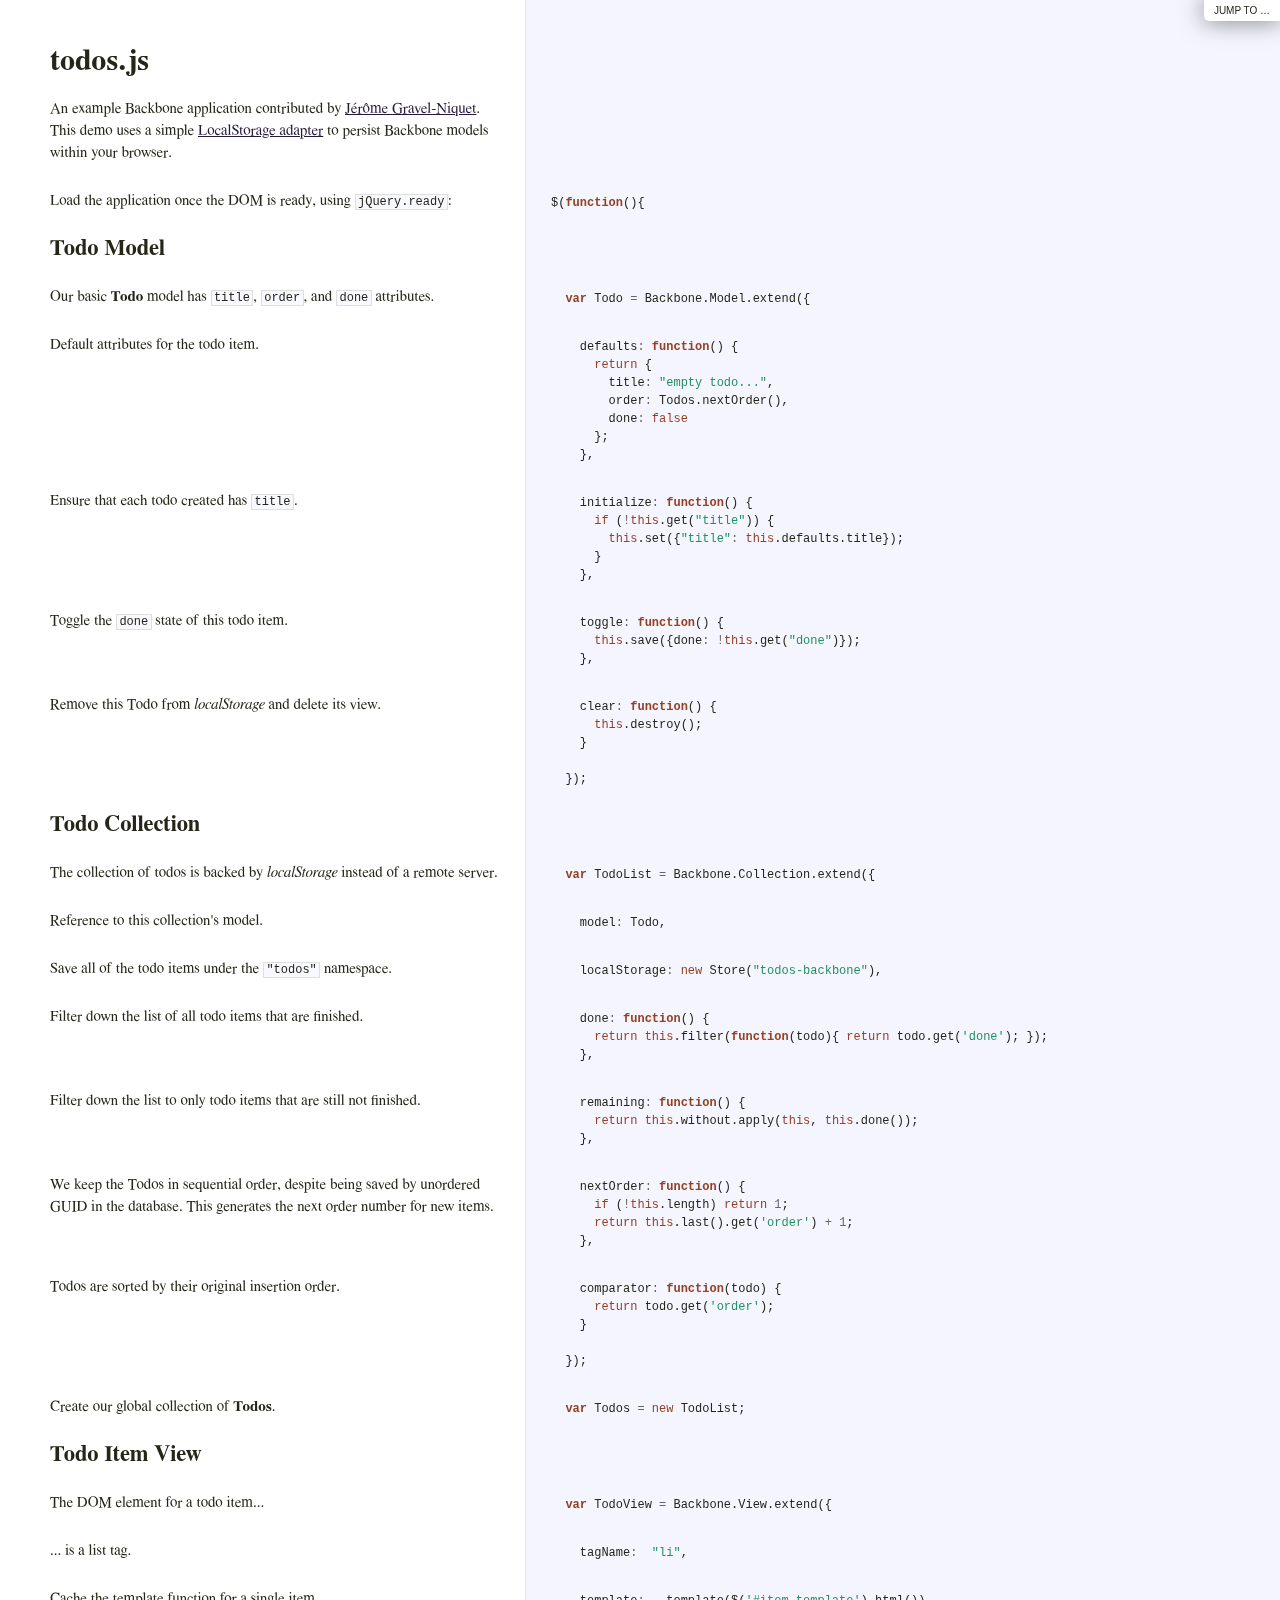
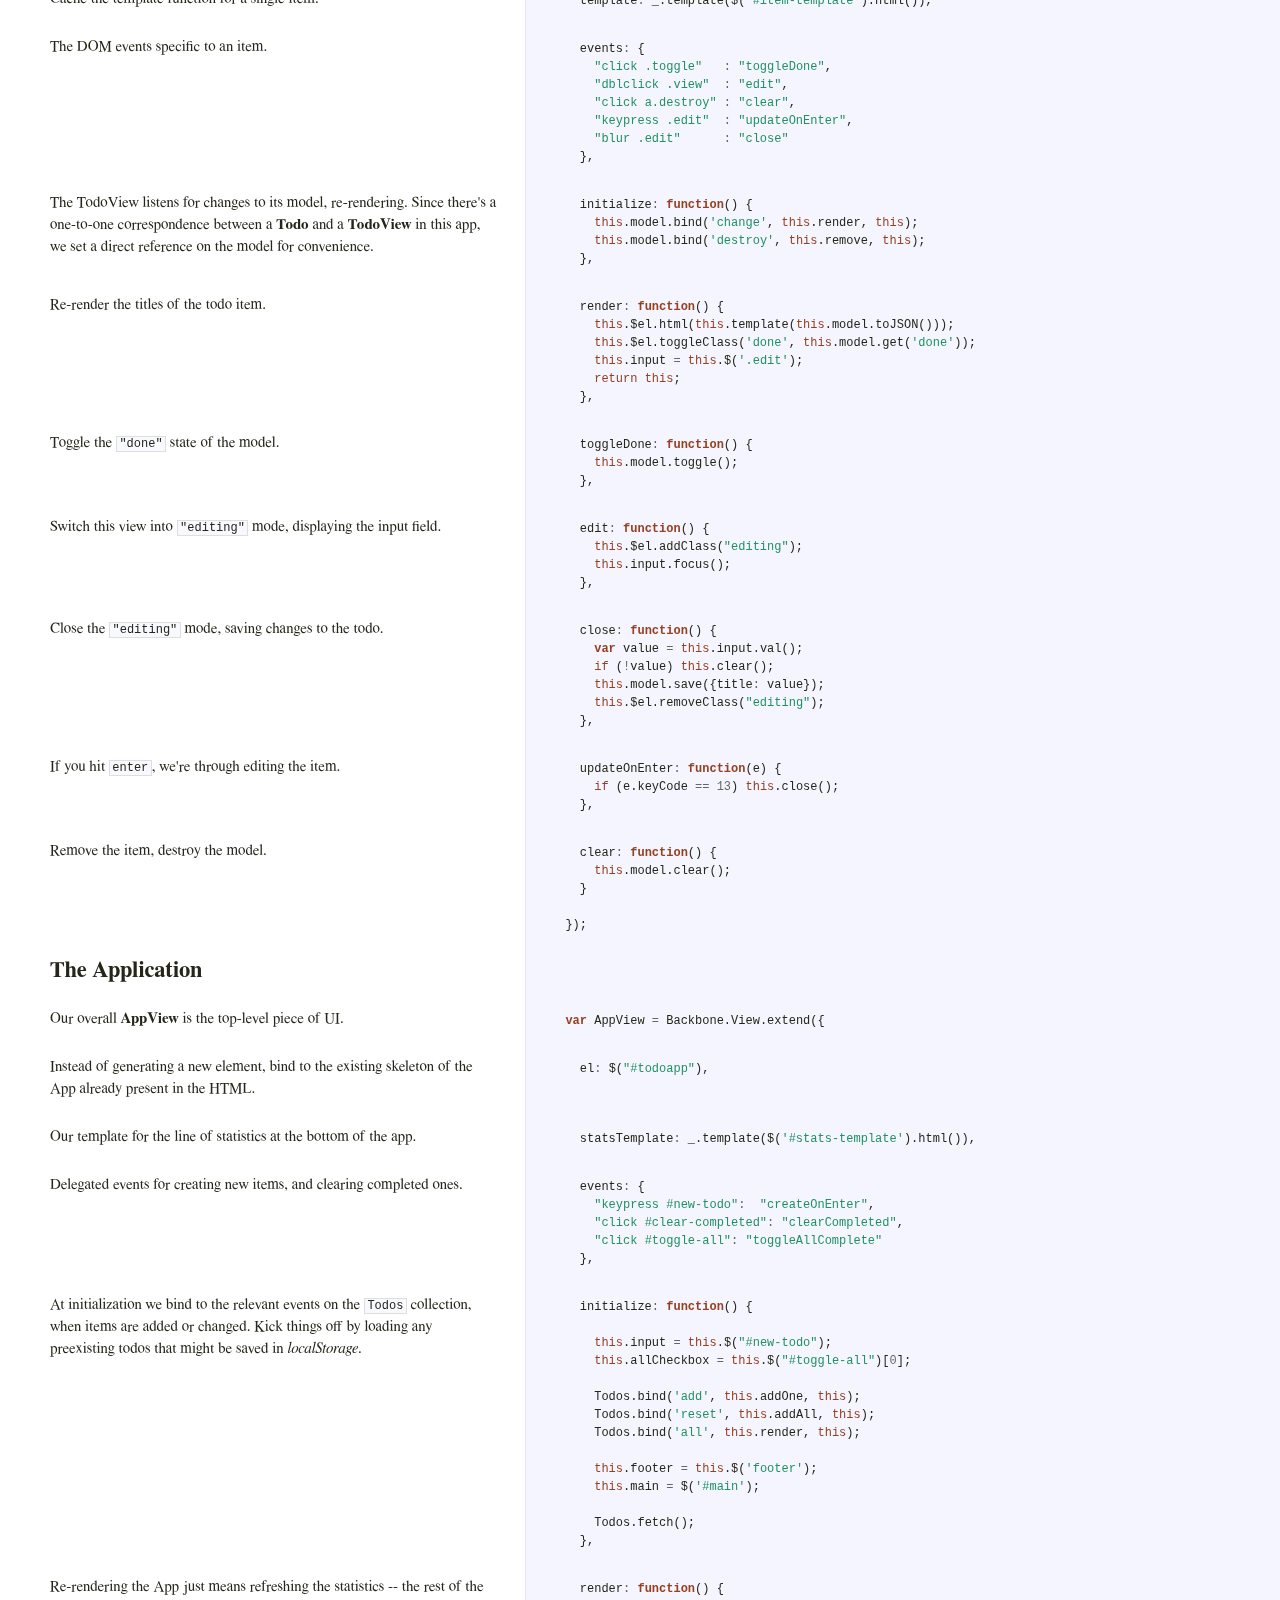
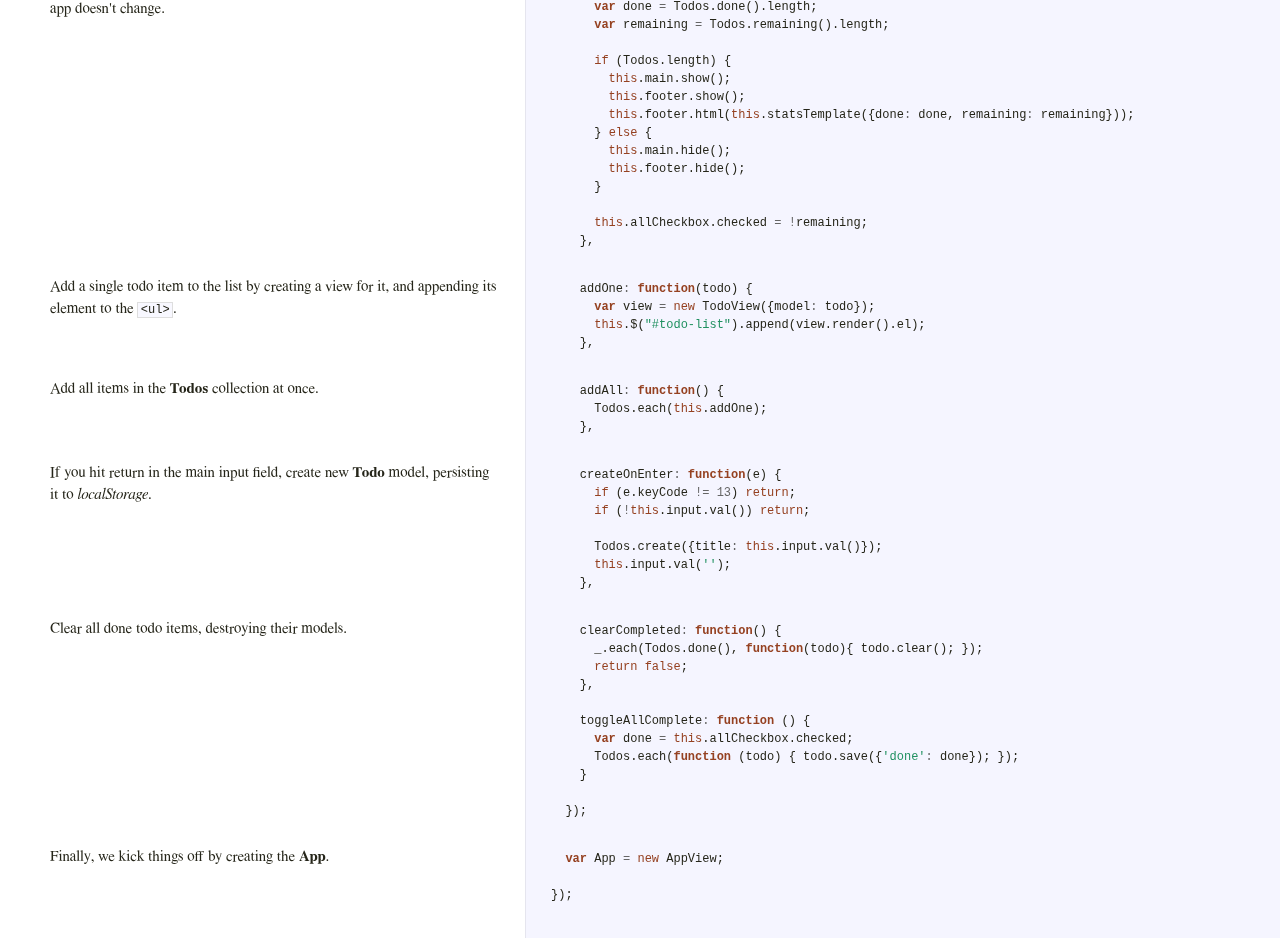
<file: www/components/backbone/docs/todos.html>
<!DOCTYPE html>  <html> <head>   <title>todos.js</title>   <meta http-equiv="content-type" content="text/html; charset=UTF-8">   <link rel="stylesheet" media="all" href="docco.css" /> </head> <body>   <div id="container">     <div id="background"></div>            <div id="jump_to">         Jump To &hellip;         <div id="jump_wrapper">           <div id="jump_page">                                           <a class="source" href="backbone-localstorage.html">                 backbone-localstorage.js               </a>                                           <a class="source" href="todos.html">                 todos.js               </a>                        </div>         </div>       </div>          <table cellpadding="0" cellspacing="0">       <thead>         <tr>           <th class="docs">             <h1>               todos.js             </h1>           </th>           <th class="code">           </th>         </tr>       </thead>       <tbody>                               <tr id="section-1">             <td class="docs">               <div class="pilwrap">                 <a class="pilcrow" href="#section-1">&#182;</a>               </div>               <p>An example Backbone application contributed by
<a href="http://jgn.me/">Jérôme Gravel-Niquet</a>. This demo uses a simple
<a href="backbone-localstorage.js">LocalStorage adapter</a>
to persist Backbone models within your browser.</p>             </td>             <td class="code">               <div class="highlight"><pre></pre></div>             </td>           </tr>                               <tr id="section-2">             <td class="docs">               <div class="pilwrap">                 <a class="pilcrow" href="#section-2">&#182;</a>               </div>               <p>Load the application once the DOM is ready, using <code>jQuery.ready</code>:</p>             </td>             <td class="code">               <div class="highlight"><pre><span class="nx">$</span><span class="p">(</span><span class="kd">function</span><span class="p">(){</span></pre></div>             </td>           </tr>                               <tr id="section-3">             <td class="docs">               <div class="pilwrap">                 <a class="pilcrow" href="#section-3">&#182;</a>               </div>               <h2>Todo Model</h2>             </td>             <td class="code">               <div class="highlight"><pre></pre></div>             </td>           </tr>                               <tr id="section-4">             <td class="docs">               <div class="pilwrap">                 <a class="pilcrow" href="#section-4">&#182;</a>               </div>               <p>Our basic <strong>Todo</strong> model has <code>title</code>, <code>order</code>, and <code>done</code> attributes.</p>             </td>             <td class="code">               <div class="highlight"><pre>  <span class="kd">var</span> <span class="nx">Todo</span> <span class="o">=</span> <span class="nx">Backbone</span><span class="p">.</span><span class="nx">Model</span><span class="p">.</span><span class="nx">extend</span><span class="p">({</span></pre></div>             </td>           </tr>                               <tr id="section-5">             <td class="docs">               <div class="pilwrap">                 <a class="pilcrow" href="#section-5">&#182;</a>               </div>               <p>Default attributes for the todo item.</p>             </td>             <td class="code">               <div class="highlight"><pre>    <span class="nx">defaults</span><span class="o">:</span> <span class="kd">function</span><span class="p">()</span> <span class="p">{</span>
      <span class="k">return</span> <span class="p">{</span>
        <span class="nx">title</span><span class="o">:</span> <span class="s2">&quot;empty todo...&quot;</span><span class="p">,</span>
        <span class="nx">order</span><span class="o">:</span> <span class="nx">Todos</span><span class="p">.</span><span class="nx">nextOrder</span><span class="p">(),</span>
        <span class="nx">done</span><span class="o">:</span> <span class="kc">false</span>
      <span class="p">};</span>
    <span class="p">},</span></pre></div>             </td>           </tr>                               <tr id="section-6">             <td class="docs">               <div class="pilwrap">                 <a class="pilcrow" href="#section-6">&#182;</a>               </div>               <p>Ensure that each todo created has <code>title</code>.</p>             </td>             <td class="code">               <div class="highlight"><pre>    <span class="nx">initialize</span><span class="o">:</span> <span class="kd">function</span><span class="p">()</span> <span class="p">{</span>
      <span class="k">if</span> <span class="p">(</span><span class="o">!</span><span class="k">this</span><span class="p">.</span><span class="nx">get</span><span class="p">(</span><span class="s2">&quot;title&quot;</span><span class="p">))</span> <span class="p">{</span>
        <span class="k">this</span><span class="p">.</span><span class="nx">set</span><span class="p">({</span><span class="s2">&quot;title&quot;</span><span class="o">:</span> <span class="k">this</span><span class="p">.</span><span class="nx">defaults</span><span class="p">.</span><span class="nx">title</span><span class="p">});</span>
      <span class="p">}</span>
    <span class="p">},</span></pre></div>             </td>           </tr>                               <tr id="section-7">             <td class="docs">               <div class="pilwrap">                 <a class="pilcrow" href="#section-7">&#182;</a>               </div>               <p>Toggle the <code>done</code> state of this todo item.</p>             </td>             <td class="code">               <div class="highlight"><pre>    <span class="nx">toggle</span><span class="o">:</span> <span class="kd">function</span><span class="p">()</span> <span class="p">{</span>
      <span class="k">this</span><span class="p">.</span><span class="nx">save</span><span class="p">({</span><span class="nx">done</span><span class="o">:</span> <span class="o">!</span><span class="k">this</span><span class="p">.</span><span class="nx">get</span><span class="p">(</span><span class="s2">&quot;done&quot;</span><span class="p">)});</span>
    <span class="p">},</span></pre></div>             </td>           </tr>                               <tr id="section-8">             <td class="docs">               <div class="pilwrap">                 <a class="pilcrow" href="#section-8">&#182;</a>               </div>               <p>Remove this Todo from <em>localStorage</em> and delete its view.</p>             </td>             <td class="code">               <div class="highlight"><pre>    <span class="nx">clear</span><span class="o">:</span> <span class="kd">function</span><span class="p">()</span> <span class="p">{</span>
      <span class="k">this</span><span class="p">.</span><span class="nx">destroy</span><span class="p">();</span>
    <span class="p">}</span>

  <span class="p">});</span></pre></div>             </td>           </tr>                               <tr id="section-9">             <td class="docs">               <div class="pilwrap">                 <a class="pilcrow" href="#section-9">&#182;</a>               </div>               <h2>Todo Collection</h2>             </td>             <td class="code">               <div class="highlight"><pre></pre></div>             </td>           </tr>                               <tr id="section-10">             <td class="docs">               <div class="pilwrap">                 <a class="pilcrow" href="#section-10">&#182;</a>               </div>               <p>The collection of todos is backed by <em>localStorage</em> instead of a remote
server.</p>             </td>             <td class="code">               <div class="highlight"><pre>  <span class="kd">var</span> <span class="nx">TodoList</span> <span class="o">=</span> <span class="nx">Backbone</span><span class="p">.</span><span class="nx">Collection</span><span class="p">.</span><span class="nx">extend</span><span class="p">({</span></pre></div>             </td>           </tr>                               <tr id="section-11">             <td class="docs">               <div class="pilwrap">                 <a class="pilcrow" href="#section-11">&#182;</a>               </div>               <p>Reference to this collection's model.</p>             </td>             <td class="code">               <div class="highlight"><pre>    <span class="nx">model</span><span class="o">:</span> <span class="nx">Todo</span><span class="p">,</span></pre></div>             </td>           </tr>                               <tr id="section-12">             <td class="docs">               <div class="pilwrap">                 <a class="pilcrow" href="#section-12">&#182;</a>               </div>               <p>Save all of the todo items under the <code>"todos"</code> namespace.</p>             </td>             <td class="code">               <div class="highlight"><pre>    <span class="nx">localStorage</span><span class="o">:</span> <span class="k">new</span> <span class="nx">Store</span><span class="p">(</span><span class="s2">&quot;todos-backbone&quot;</span><span class="p">),</span></pre></div>             </td>           </tr>                               <tr id="section-13">             <td class="docs">               <div class="pilwrap">                 <a class="pilcrow" href="#section-13">&#182;</a>               </div>               <p>Filter down the list of all todo items that are finished.</p>             </td>             <td class="code">               <div class="highlight"><pre>    <span class="nx">done</span><span class="o">:</span> <span class="kd">function</span><span class="p">()</span> <span class="p">{</span>
      <span class="k">return</span> <span class="k">this</span><span class="p">.</span><span class="nx">filter</span><span class="p">(</span><span class="kd">function</span><span class="p">(</span><span class="nx">todo</span><span class="p">){</span> <span class="k">return</span> <span class="nx">todo</span><span class="p">.</span><span class="nx">get</span><span class="p">(</span><span class="s1">&#39;done&#39;</span><span class="p">);</span> <span class="p">});</span>
    <span class="p">},</span></pre></div>             </td>           </tr>                               <tr id="section-14">             <td class="docs">               <div class="pilwrap">                 <a class="pilcrow" href="#section-14">&#182;</a>               </div>               <p>Filter down the list to only todo items that are still not finished.</p>             </td>             <td class="code">               <div class="highlight"><pre>    <span class="nx">remaining</span><span class="o">:</span> <span class="kd">function</span><span class="p">()</span> <span class="p">{</span>
      <span class="k">return</span> <span class="k">this</span><span class="p">.</span><span class="nx">without</span><span class="p">.</span><span class="nx">apply</span><span class="p">(</span><span class="k">this</span><span class="p">,</span> <span class="k">this</span><span class="p">.</span><span class="nx">done</span><span class="p">());</span>
    <span class="p">},</span></pre></div>             </td>           </tr>                               <tr id="section-15">             <td class="docs">               <div class="pilwrap">                 <a class="pilcrow" href="#section-15">&#182;</a>               </div>               <p>We keep the Todos in sequential order, despite being saved by unordered
GUID in the database. This generates the next order number for new items.</p>             </td>             <td class="code">               <div class="highlight"><pre>    <span class="nx">nextOrder</span><span class="o">:</span> <span class="kd">function</span><span class="p">()</span> <span class="p">{</span>
      <span class="k">if</span> <span class="p">(</span><span class="o">!</span><span class="k">this</span><span class="p">.</span><span class="nx">length</span><span class="p">)</span> <span class="k">return</span> <span class="mi">1</span><span class="p">;</span>
      <span class="k">return</span> <span class="k">this</span><span class="p">.</span><span class="nx">last</span><span class="p">().</span><span class="nx">get</span><span class="p">(</span><span class="s1">&#39;order&#39;</span><span class="p">)</span> <span class="o">+</span> <span class="mi">1</span><span class="p">;</span>
    <span class="p">},</span></pre></div>             </td>           </tr>                               <tr id="section-16">             <td class="docs">               <div class="pilwrap">                 <a class="pilcrow" href="#section-16">&#182;</a>               </div>               <p>Todos are sorted by their original insertion order.</p>             </td>             <td class="code">               <div class="highlight"><pre>    <span class="nx">comparator</span><span class="o">:</span> <span class="kd">function</span><span class="p">(</span><span class="nx">todo</span><span class="p">)</span> <span class="p">{</span>
      <span class="k">return</span> <span class="nx">todo</span><span class="p">.</span><span class="nx">get</span><span class="p">(</span><span class="s1">&#39;order&#39;</span><span class="p">);</span>
    <span class="p">}</span>

  <span class="p">});</span></pre></div>             </td>           </tr>                               <tr id="section-17">             <td class="docs">               <div class="pilwrap">                 <a class="pilcrow" href="#section-17">&#182;</a>               </div>               <p>Create our global collection of <strong>Todos</strong>.</p>             </td>             <td class="code">               <div class="highlight"><pre>  <span class="kd">var</span> <span class="nx">Todos</span> <span class="o">=</span> <span class="k">new</span> <span class="nx">TodoList</span><span class="p">;</span></pre></div>             </td>           </tr>                               <tr id="section-18">             <td class="docs">               <div class="pilwrap">                 <a class="pilcrow" href="#section-18">&#182;</a>               </div>               <h2>Todo Item View</h2>             </td>             <td class="code">               <div class="highlight"><pre></pre></div>             </td>           </tr>                               <tr id="section-19">             <td class="docs">               <div class="pilwrap">                 <a class="pilcrow" href="#section-19">&#182;</a>               </div>               <p>The DOM element for a todo item...</p>             </td>             <td class="code">               <div class="highlight"><pre>  <span class="kd">var</span> <span class="nx">TodoView</span> <span class="o">=</span> <span class="nx">Backbone</span><span class="p">.</span><span class="nx">View</span><span class="p">.</span><span class="nx">extend</span><span class="p">({</span></pre></div>             </td>           </tr>                               <tr id="section-20">             <td class="docs">               <div class="pilwrap">                 <a class="pilcrow" href="#section-20">&#182;</a>               </div>               <p>... is a list tag.</p>             </td>             <td class="code">               <div class="highlight"><pre>    <span class="nx">tagName</span><span class="o">:</span>  <span class="s2">&quot;li&quot;</span><span class="p">,</span></pre></div>             </td>           </tr>                               <tr id="section-21">             <td class="docs">               <div class="pilwrap">                 <a class="pilcrow" href="#section-21">&#182;</a>               </div>               <p>Cache the template function for a single item.</p>             </td>             <td class="code">               <div class="highlight"><pre>    <span class="nx">template</span><span class="o">:</span> <span class="nx">_</span><span class="p">.</span><span class="nx">template</span><span class="p">(</span><span class="nx">$</span><span class="p">(</span><span class="s1">&#39;#item-template&#39;</span><span class="p">).</span><span class="nx">html</span><span class="p">()),</span></pre></div>             </td>           </tr>                               <tr id="section-22">             <td class="docs">               <div class="pilwrap">                 <a class="pilcrow" href="#section-22">&#182;</a>               </div>               <p>The DOM events specific to an item.</p>             </td>             <td class="code">               <div class="highlight"><pre>    <span class="nx">events</span><span class="o">:</span> <span class="p">{</span>
      <span class="s2">&quot;click .toggle&quot;</span>   <span class="o">:</span> <span class="s2">&quot;toggleDone&quot;</span><span class="p">,</span>
      <span class="s2">&quot;dblclick .view&quot;</span>  <span class="o">:</span> <span class="s2">&quot;edit&quot;</span><span class="p">,</span>
      <span class="s2">&quot;click a.destroy&quot;</span> <span class="o">:</span> <span class="s2">&quot;clear&quot;</span><span class="p">,</span>
      <span class="s2">&quot;keypress .edit&quot;</span>  <span class="o">:</span> <span class="s2">&quot;updateOnEnter&quot;</span><span class="p">,</span>
      <span class="s2">&quot;blur .edit&quot;</span>      <span class="o">:</span> <span class="s2">&quot;close&quot;</span>
    <span class="p">},</span></pre></div>             </td>           </tr>                               <tr id="section-23">             <td class="docs">               <div class="pilwrap">                 <a class="pilcrow" href="#section-23">&#182;</a>               </div>               <p>The TodoView listens for changes to its model, re-rendering. Since there's
a one-to-one correspondence between a <strong>Todo</strong> and a <strong>TodoView</strong> in this
app, we set a direct reference on the model for convenience.</p>             </td>             <td class="code">               <div class="highlight"><pre>    <span class="nx">initialize</span><span class="o">:</span> <span class="kd">function</span><span class="p">()</span> <span class="p">{</span>
      <span class="k">this</span><span class="p">.</span><span class="nx">model</span><span class="p">.</span><span class="nx">bind</span><span class="p">(</span><span class="s1">&#39;change&#39;</span><span class="p">,</span> <span class="k">this</span><span class="p">.</span><span class="nx">render</span><span class="p">,</span> <span class="k">this</span><span class="p">);</span>
      <span class="k">this</span><span class="p">.</span><span class="nx">model</span><span class="p">.</span><span class="nx">bind</span><span class="p">(</span><span class="s1">&#39;destroy&#39;</span><span class="p">,</span> <span class="k">this</span><span class="p">.</span><span class="nx">remove</span><span class="p">,</span> <span class="k">this</span><span class="p">);</span>
    <span class="p">},</span></pre></div>             </td>           </tr>                               <tr id="section-24">             <td class="docs">               <div class="pilwrap">                 <a class="pilcrow" href="#section-24">&#182;</a>               </div>               <p>Re-render the titles of the todo item.</p>             </td>             <td class="code">               <div class="highlight"><pre>    <span class="nx">render</span><span class="o">:</span> <span class="kd">function</span><span class="p">()</span> <span class="p">{</span>
      <span class="k">this</span><span class="p">.</span><span class="nx">$el</span><span class="p">.</span><span class="nx">html</span><span class="p">(</span><span class="k">this</span><span class="p">.</span><span class="nx">template</span><span class="p">(</span><span class="k">this</span><span class="p">.</span><span class="nx">model</span><span class="p">.</span><span class="nx">toJSON</span><span class="p">()));</span>
      <span class="k">this</span><span class="p">.</span><span class="nx">$el</span><span class="p">.</span><span class="nx">toggleClass</span><span class="p">(</span><span class="s1">&#39;done&#39;</span><span class="p">,</span> <span class="k">this</span><span class="p">.</span><span class="nx">model</span><span class="p">.</span><span class="nx">get</span><span class="p">(</span><span class="s1">&#39;done&#39;</span><span class="p">));</span>
      <span class="k">this</span><span class="p">.</span><span class="nx">input</span> <span class="o">=</span> <span class="k">this</span><span class="p">.</span><span class="nx">$</span><span class="p">(</span><span class="s1">&#39;.edit&#39;</span><span class="p">);</span>
      <span class="k">return</span> <span class="k">this</span><span class="p">;</span>
    <span class="p">},</span></pre></div>             </td>           </tr>                               <tr id="section-25">             <td class="docs">               <div class="pilwrap">                 <a class="pilcrow" href="#section-25">&#182;</a>               </div>               <p>Toggle the <code>"done"</code> state of the model.</p>             </td>             <td class="code">               <div class="highlight"><pre>    <span class="nx">toggleDone</span><span class="o">:</span> <span class="kd">function</span><span class="p">()</span> <span class="p">{</span>
      <span class="k">this</span><span class="p">.</span><span class="nx">model</span><span class="p">.</span><span class="nx">toggle</span><span class="p">();</span>
    <span class="p">},</span></pre></div>             </td>           </tr>                               <tr id="section-26">             <td class="docs">               <div class="pilwrap">                 <a class="pilcrow" href="#section-26">&#182;</a>               </div>               <p>Switch this view into <code>"editing"</code> mode, displaying the input field.</p>             </td>             <td class="code">               <div class="highlight"><pre>    <span class="nx">edit</span><span class="o">:</span> <span class="kd">function</span><span class="p">()</span> <span class="p">{</span>
      <span class="k">this</span><span class="p">.</span><span class="nx">$el</span><span class="p">.</span><span class="nx">addClass</span><span class="p">(</span><span class="s2">&quot;editing&quot;</span><span class="p">);</span>
      <span class="k">this</span><span class="p">.</span><span class="nx">input</span><span class="p">.</span><span class="nx">focus</span><span class="p">();</span>
    <span class="p">},</span></pre></div>             </td>           </tr>                               <tr id="section-27">             <td class="docs">               <div class="pilwrap">                 <a class="pilcrow" href="#section-27">&#182;</a>               </div>               <p>Close the <code>"editing"</code> mode, saving changes to the todo.</p>             </td>             <td class="code">               <div class="highlight"><pre>    <span class="nx">close</span><span class="o">:</span> <span class="kd">function</span><span class="p">()</span> <span class="p">{</span>
      <span class="kd">var</span> <span class="nx">value</span> <span class="o">=</span> <span class="k">this</span><span class="p">.</span><span class="nx">input</span><span class="p">.</span><span class="nx">val</span><span class="p">();</span>
      <span class="k">if</span> <span class="p">(</span><span class="o">!</span><span class="nx">value</span><span class="p">)</span> <span class="k">this</span><span class="p">.</span><span class="nx">clear</span><span class="p">();</span>
      <span class="k">this</span><span class="p">.</span><span class="nx">model</span><span class="p">.</span><span class="nx">save</span><span class="p">({</span><span class="nx">title</span><span class="o">:</span> <span class="nx">value</span><span class="p">});</span>
      <span class="k">this</span><span class="p">.</span><span class="nx">$el</span><span class="p">.</span><span class="nx">removeClass</span><span class="p">(</span><span class="s2">&quot;editing&quot;</span><span class="p">);</span>
    <span class="p">},</span></pre></div>             </td>           </tr>                               <tr id="section-28">             <td class="docs">               <div class="pilwrap">                 <a class="pilcrow" href="#section-28">&#182;</a>               </div>               <p>If you hit <code>enter</code>, we're through editing the item.</p>             </td>             <td class="code">               <div class="highlight"><pre>    <span class="nx">updateOnEnter</span><span class="o">:</span> <span class="kd">function</span><span class="p">(</span><span class="nx">e</span><span class="p">)</span> <span class="p">{</span>
      <span class="k">if</span> <span class="p">(</span><span class="nx">e</span><span class="p">.</span><span class="nx">keyCode</span> <span class="o">==</span> <span class="mi">13</span><span class="p">)</span> <span class="k">this</span><span class="p">.</span><span class="nx">close</span><span class="p">();</span>
    <span class="p">},</span></pre></div>             </td>           </tr>                               <tr id="section-29">             <td class="docs">               <div class="pilwrap">                 <a class="pilcrow" href="#section-29">&#182;</a>               </div>               <p>Remove the item, destroy the model.</p>             </td>             <td class="code">               <div class="highlight"><pre>    <span class="nx">clear</span><span class="o">:</span> <span class="kd">function</span><span class="p">()</span> <span class="p">{</span>
      <span class="k">this</span><span class="p">.</span><span class="nx">model</span><span class="p">.</span><span class="nx">clear</span><span class="p">();</span>
    <span class="p">}</span>

  <span class="p">});</span></pre></div>             </td>           </tr>                               <tr id="section-30">             <td class="docs">               <div class="pilwrap">                 <a class="pilcrow" href="#section-30">&#182;</a>               </div>               <h2>The Application</h2>             </td>             <td class="code">               <div class="highlight"><pre></pre></div>             </td>           </tr>                               <tr id="section-31">             <td class="docs">               <div class="pilwrap">                 <a class="pilcrow" href="#section-31">&#182;</a>               </div>               <p>Our overall <strong>AppView</strong> is the top-level piece of UI.</p>             </td>             <td class="code">               <div class="highlight"><pre>  <span class="kd">var</span> <span class="nx">AppView</span> <span class="o">=</span> <span class="nx">Backbone</span><span class="p">.</span><span class="nx">View</span><span class="p">.</span><span class="nx">extend</span><span class="p">({</span></pre></div>             </td>           </tr>                               <tr id="section-32">             <td class="docs">               <div class="pilwrap">                 <a class="pilcrow" href="#section-32">&#182;</a>               </div>               <p>Instead of generating a new element, bind to the existing skeleton of
the App already present in the HTML.</p>             </td>             <td class="code">               <div class="highlight"><pre>    <span class="nx">el</span><span class="o">:</span> <span class="nx">$</span><span class="p">(</span><span class="s2">&quot;#todoapp&quot;</span><span class="p">),</span></pre></div>             </td>           </tr>                               <tr id="section-33">             <td class="docs">               <div class="pilwrap">                 <a class="pilcrow" href="#section-33">&#182;</a>               </div>               <p>Our template for the line of statistics at the bottom of the app.</p>             </td>             <td class="code">               <div class="highlight"><pre>    <span class="nx">statsTemplate</span><span class="o">:</span> <span class="nx">_</span><span class="p">.</span><span class="nx">template</span><span class="p">(</span><span class="nx">$</span><span class="p">(</span><span class="s1">&#39;#stats-template&#39;</span><span class="p">).</span><span class="nx">html</span><span class="p">()),</span></pre></div>             </td>           </tr>                               <tr id="section-34">             <td class="docs">               <div class="pilwrap">                 <a class="pilcrow" href="#section-34">&#182;</a>               </div>               <p>Delegated events for creating new items, and clearing completed ones.</p>             </td>             <td class="code">               <div class="highlight"><pre>    <span class="nx">events</span><span class="o">:</span> <span class="p">{</span>
      <span class="s2">&quot;keypress #new-todo&quot;</span><span class="o">:</span>  <span class="s2">&quot;createOnEnter&quot;</span><span class="p">,</span>
      <span class="s2">&quot;click #clear-completed&quot;</span><span class="o">:</span> <span class="s2">&quot;clearCompleted&quot;</span><span class="p">,</span>
      <span class="s2">&quot;click #toggle-all&quot;</span><span class="o">:</span> <span class="s2">&quot;toggleAllComplete&quot;</span>
    <span class="p">},</span></pre></div>             </td>           </tr>                               <tr id="section-35">             <td class="docs">               <div class="pilwrap">                 <a class="pilcrow" href="#section-35">&#182;</a>               </div>               <p>At initialization we bind to the relevant events on the <code>Todos</code>
collection, when items are added or changed. Kick things off by
loading any preexisting todos that might be saved in <em>localStorage</em>.</p>             </td>             <td class="code">               <div class="highlight"><pre>    <span class="nx">initialize</span><span class="o">:</span> <span class="kd">function</span><span class="p">()</span> <span class="p">{</span>

      <span class="k">this</span><span class="p">.</span><span class="nx">input</span> <span class="o">=</span> <span class="k">this</span><span class="p">.</span><span class="nx">$</span><span class="p">(</span><span class="s2">&quot;#new-todo&quot;</span><span class="p">);</span>
      <span class="k">this</span><span class="p">.</span><span class="nx">allCheckbox</span> <span class="o">=</span> <span class="k">this</span><span class="p">.</span><span class="nx">$</span><span class="p">(</span><span class="s2">&quot;#toggle-all&quot;</span><span class="p">)[</span><span class="mi">0</span><span class="p">];</span>

      <span class="nx">Todos</span><span class="p">.</span><span class="nx">bind</span><span class="p">(</span><span class="s1">&#39;add&#39;</span><span class="p">,</span> <span class="k">this</span><span class="p">.</span><span class="nx">addOne</span><span class="p">,</span> <span class="k">this</span><span class="p">);</span>
      <span class="nx">Todos</span><span class="p">.</span><span class="nx">bind</span><span class="p">(</span><span class="s1">&#39;reset&#39;</span><span class="p">,</span> <span class="k">this</span><span class="p">.</span><span class="nx">addAll</span><span class="p">,</span> <span class="k">this</span><span class="p">);</span>
      <span class="nx">Todos</span><span class="p">.</span><span class="nx">bind</span><span class="p">(</span><span class="s1">&#39;all&#39;</span><span class="p">,</span> <span class="k">this</span><span class="p">.</span><span class="nx">render</span><span class="p">,</span> <span class="k">this</span><span class="p">);</span>

      <span class="k">this</span><span class="p">.</span><span class="nx">footer</span> <span class="o">=</span> <span class="k">this</span><span class="p">.</span><span class="nx">$</span><span class="p">(</span><span class="s1">&#39;footer&#39;</span><span class="p">);</span>
      <span class="k">this</span><span class="p">.</span><span class="nx">main</span> <span class="o">=</span> <span class="nx">$</span><span class="p">(</span><span class="s1">&#39;#main&#39;</span><span class="p">);</span>

      <span class="nx">Todos</span><span class="p">.</span><span class="nx">fetch</span><span class="p">();</span>
    <span class="p">},</span></pre></div>             </td>           </tr>                               <tr id="section-36">             <td class="docs">               <div class="pilwrap">                 <a class="pilcrow" href="#section-36">&#182;</a>               </div>               <p>Re-rendering the App just means refreshing the statistics -- the rest
of the app doesn't change.</p>             </td>             <td class="code">               <div class="highlight"><pre>    <span class="nx">render</span><span class="o">:</span> <span class="kd">function</span><span class="p">()</span> <span class="p">{</span>
      <span class="kd">var</span> <span class="nx">done</span> <span class="o">=</span> <span class="nx">Todos</span><span class="p">.</span><span class="nx">done</span><span class="p">().</span><span class="nx">length</span><span class="p">;</span>
      <span class="kd">var</span> <span class="nx">remaining</span> <span class="o">=</span> <span class="nx">Todos</span><span class="p">.</span><span class="nx">remaining</span><span class="p">().</span><span class="nx">length</span><span class="p">;</span>

      <span class="k">if</span> <span class="p">(</span><span class="nx">Todos</span><span class="p">.</span><span class="nx">length</span><span class="p">)</span> <span class="p">{</span>
        <span class="k">this</span><span class="p">.</span><span class="nx">main</span><span class="p">.</span><span class="nx">show</span><span class="p">();</span>
        <span class="k">this</span><span class="p">.</span><span class="nx">footer</span><span class="p">.</span><span class="nx">show</span><span class="p">();</span>
        <span class="k">this</span><span class="p">.</span><span class="nx">footer</span><span class="p">.</span><span class="nx">html</span><span class="p">(</span><span class="k">this</span><span class="p">.</span><span class="nx">statsTemplate</span><span class="p">({</span><span class="nx">done</span><span class="o">:</span> <span class="nx">done</span><span class="p">,</span> <span class="nx">remaining</span><span class="o">:</span> <span class="nx">remaining</span><span class="p">}));</span>
      <span class="p">}</span> <span class="k">else</span> <span class="p">{</span>
        <span class="k">this</span><span class="p">.</span><span class="nx">main</span><span class="p">.</span><span class="nx">hide</span><span class="p">();</span>
        <span class="k">this</span><span class="p">.</span><span class="nx">footer</span><span class="p">.</span><span class="nx">hide</span><span class="p">();</span>
      <span class="p">}</span>

      <span class="k">this</span><span class="p">.</span><span class="nx">allCheckbox</span><span class="p">.</span><span class="nx">checked</span> <span class="o">=</span> <span class="o">!</span><span class="nx">remaining</span><span class="p">;</span>
    <span class="p">},</span></pre></div>             </td>           </tr>                               <tr id="section-37">             <td class="docs">               <div class="pilwrap">                 <a class="pilcrow" href="#section-37">&#182;</a>               </div>               <p>Add a single todo item to the list by creating a view for it, and
appending its element to the <code>&lt;ul&gt;</code>.</p>             </td>             <td class="code">               <div class="highlight"><pre>    <span class="nx">addOne</span><span class="o">:</span> <span class="kd">function</span><span class="p">(</span><span class="nx">todo</span><span class="p">)</span> <span class="p">{</span>
      <span class="kd">var</span> <span class="nx">view</span> <span class="o">=</span> <span class="k">new</span> <span class="nx">TodoView</span><span class="p">({</span><span class="nx">model</span><span class="o">:</span> <span class="nx">todo</span><span class="p">});</span>
      <span class="k">this</span><span class="p">.</span><span class="nx">$</span><span class="p">(</span><span class="s2">&quot;#todo-list&quot;</span><span class="p">).</span><span class="nx">append</span><span class="p">(</span><span class="nx">view</span><span class="p">.</span><span class="nx">render</span><span class="p">().</span><span class="nx">el</span><span class="p">);</span>
    <span class="p">},</span></pre></div>             </td>           </tr>                               <tr id="section-38">             <td class="docs">               <div class="pilwrap">                 <a class="pilcrow" href="#section-38">&#182;</a>               </div>               <p>Add all items in the <strong>Todos</strong> collection at once.</p>             </td>             <td class="code">               <div class="highlight"><pre>    <span class="nx">addAll</span><span class="o">:</span> <span class="kd">function</span><span class="p">()</span> <span class="p">{</span>
      <span class="nx">Todos</span><span class="p">.</span><span class="nx">each</span><span class="p">(</span><span class="k">this</span><span class="p">.</span><span class="nx">addOne</span><span class="p">);</span>
    <span class="p">},</span></pre></div>             </td>           </tr>                               <tr id="section-39">             <td class="docs">               <div class="pilwrap">                 <a class="pilcrow" href="#section-39">&#182;</a>               </div>               <p>If you hit return in the main input field, create new <strong>Todo</strong> model,
persisting it to <em>localStorage</em>.</p>             </td>             <td class="code">               <div class="highlight"><pre>    <span class="nx">createOnEnter</span><span class="o">:</span> <span class="kd">function</span><span class="p">(</span><span class="nx">e</span><span class="p">)</span> <span class="p">{</span>
      <span class="k">if</span> <span class="p">(</span><span class="nx">e</span><span class="p">.</span><span class="nx">keyCode</span> <span class="o">!=</span> <span class="mi">13</span><span class="p">)</span> <span class="k">return</span><span class="p">;</span>
      <span class="k">if</span> <span class="p">(</span><span class="o">!</span><span class="k">this</span><span class="p">.</span><span class="nx">input</span><span class="p">.</span><span class="nx">val</span><span class="p">())</span> <span class="k">return</span><span class="p">;</span>

      <span class="nx">Todos</span><span class="p">.</span><span class="nx">create</span><span class="p">({</span><span class="nx">title</span><span class="o">:</span> <span class="k">this</span><span class="p">.</span><span class="nx">input</span><span class="p">.</span><span class="nx">val</span><span class="p">()});</span>
      <span class="k">this</span><span class="p">.</span><span class="nx">input</span><span class="p">.</span><span class="nx">val</span><span class="p">(</span><span class="s1">&#39;&#39;</span><span class="p">);</span>
    <span class="p">},</span></pre></div>             </td>           </tr>                               <tr id="section-40">             <td class="docs">               <div class="pilwrap">                 <a class="pilcrow" href="#section-40">&#182;</a>               </div>               <p>Clear all done todo items, destroying their models.</p>             </td>             <td class="code">               <div class="highlight"><pre>    <span class="nx">clearCompleted</span><span class="o">:</span> <span class="kd">function</span><span class="p">()</span> <span class="p">{</span>
      <span class="nx">_</span><span class="p">.</span><span class="nx">each</span><span class="p">(</span><span class="nx">Todos</span><span class="p">.</span><span class="nx">done</span><span class="p">(),</span> <span class="kd">function</span><span class="p">(</span><span class="nx">todo</span><span class="p">){</span> <span class="nx">todo</span><span class="p">.</span><span class="nx">clear</span><span class="p">();</span> <span class="p">});</span>
      <span class="k">return</span> <span class="kc">false</span><span class="p">;</span>
    <span class="p">},</span>

    <span class="nx">toggleAllComplete</span><span class="o">:</span> <span class="kd">function</span> <span class="p">()</span> <span class="p">{</span>
      <span class="kd">var</span> <span class="nx">done</span> <span class="o">=</span> <span class="k">this</span><span class="p">.</span><span class="nx">allCheckbox</span><span class="p">.</span><span class="nx">checked</span><span class="p">;</span>
      <span class="nx">Todos</span><span class="p">.</span><span class="nx">each</span><span class="p">(</span><span class="kd">function</span> <span class="p">(</span><span class="nx">todo</span><span class="p">)</span> <span class="p">{</span> <span class="nx">todo</span><span class="p">.</span><span class="nx">save</span><span class="p">({</span><span class="s1">&#39;done&#39;</span><span class="o">:</span> <span class="nx">done</span><span class="p">});</span> <span class="p">});</span>
    <span class="p">}</span>

  <span class="p">});</span></pre></div>             </td>           </tr>                               <tr id="section-41">             <td class="docs">               <div class="pilwrap">                 <a class="pilcrow" href="#section-41">&#182;</a>               </div>               <p>Finally, we kick things off by creating the <strong>App</strong>.</p>             </td>             <td class="code">               <div class="highlight"><pre>  <span class="kd">var</span> <span class="nx">App</span> <span class="o">=</span> <span class="k">new</span> <span class="nx">AppView</span><span class="p">;</span>

<span class="p">});</span>

</pre></div>             </td>           </tr>                </tbody>     </table>   </div> </body> </html>
</file>
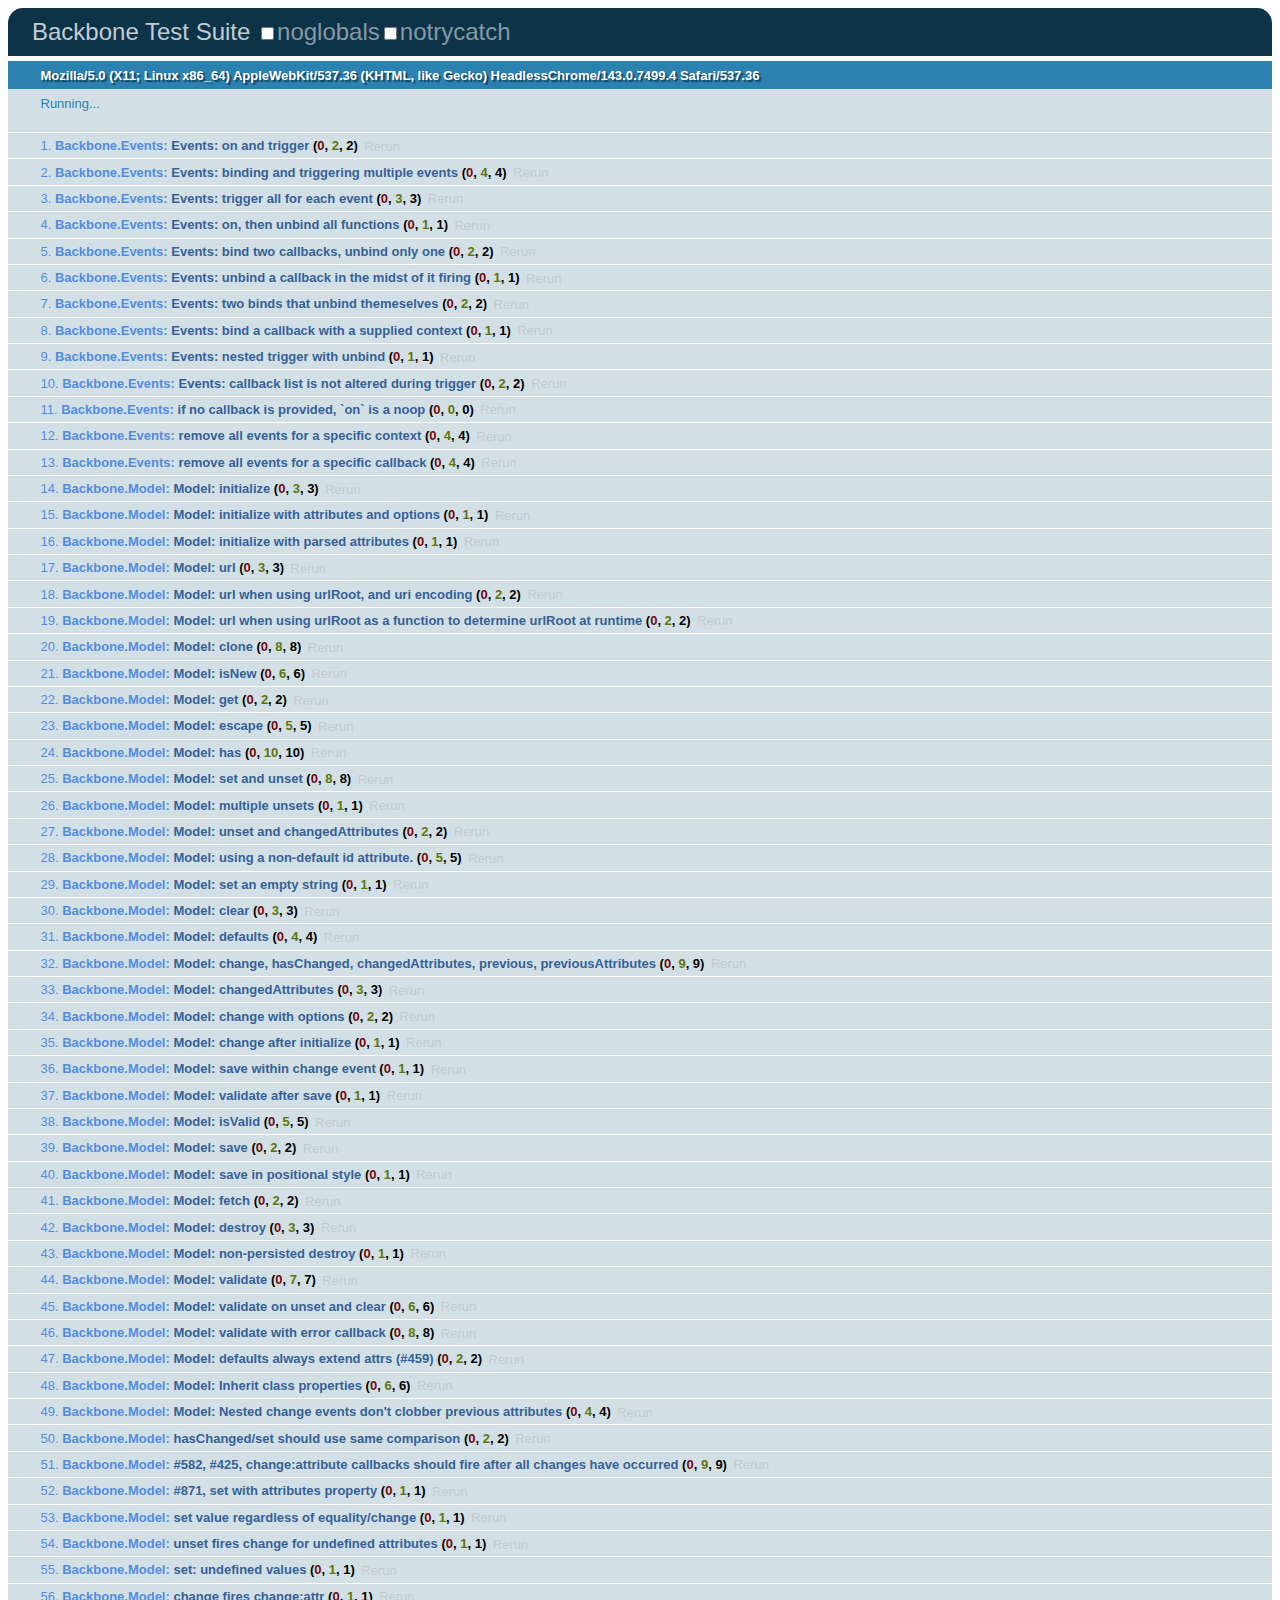
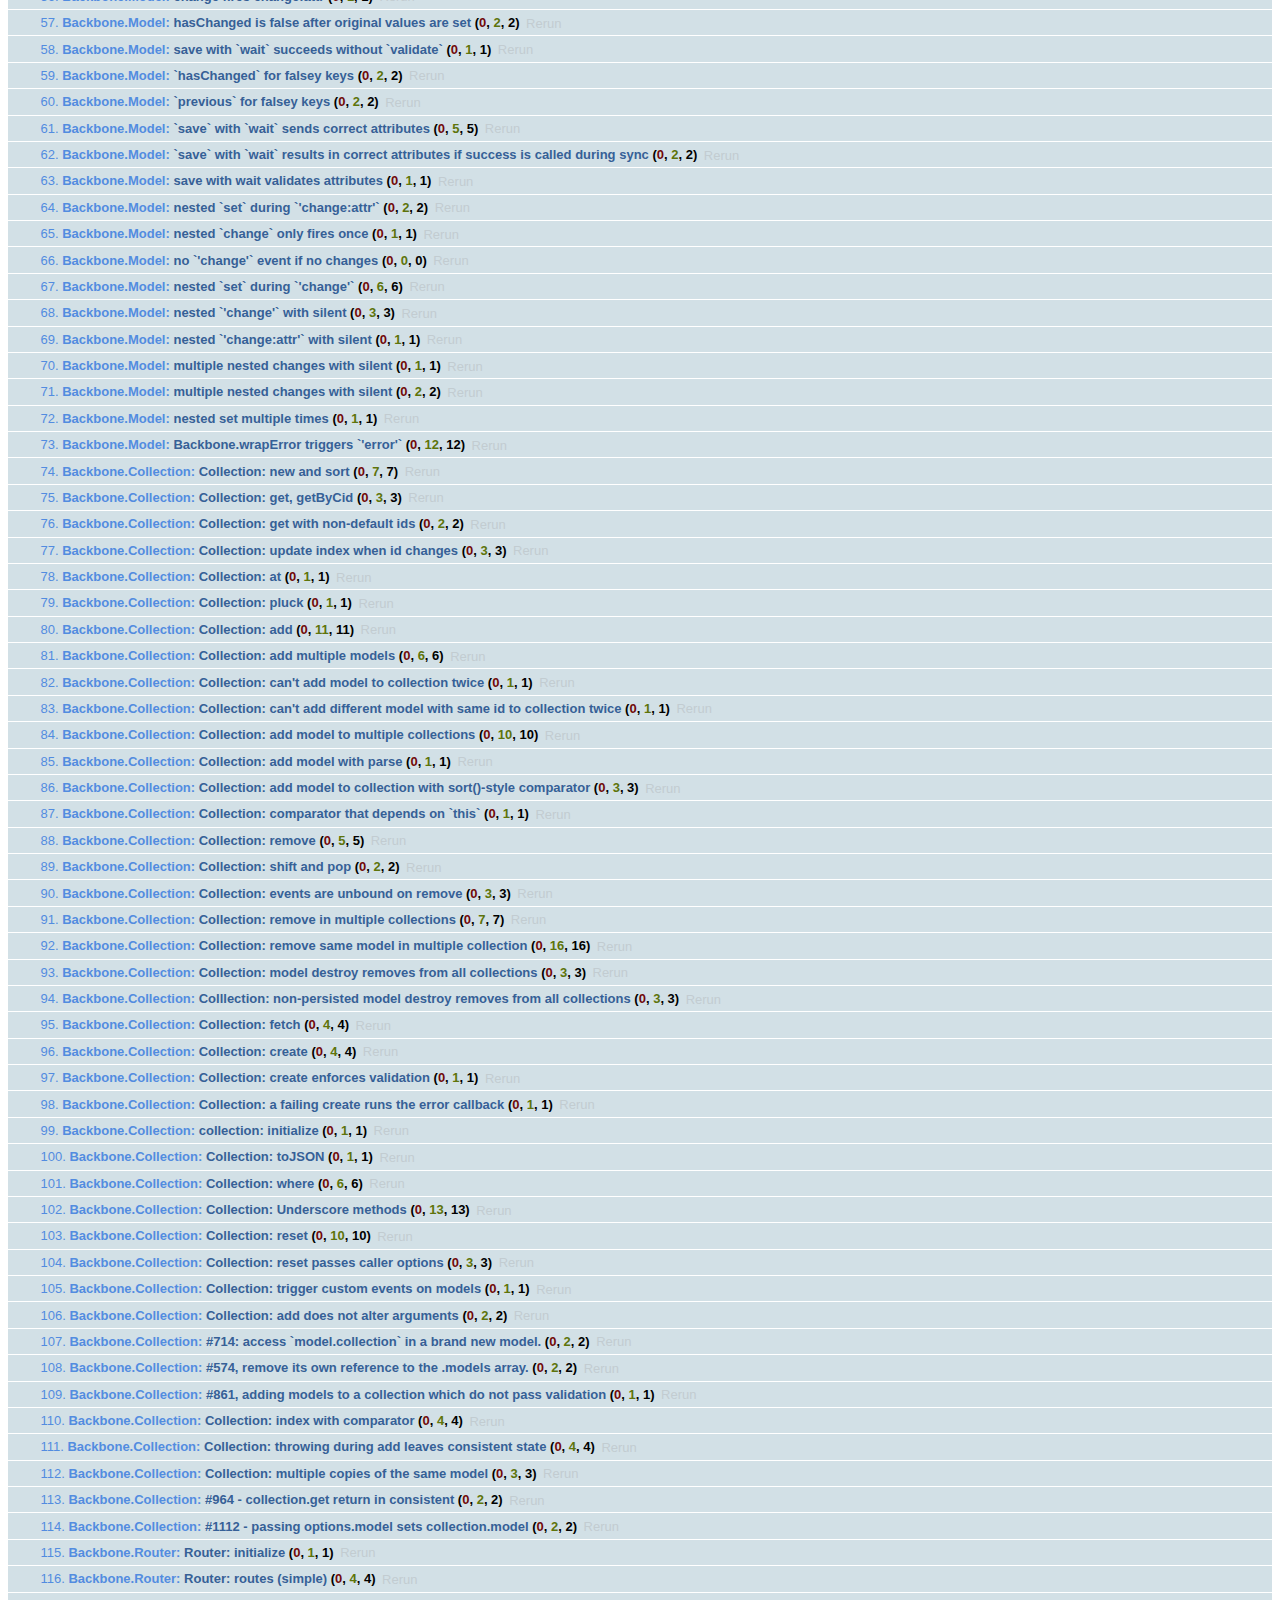
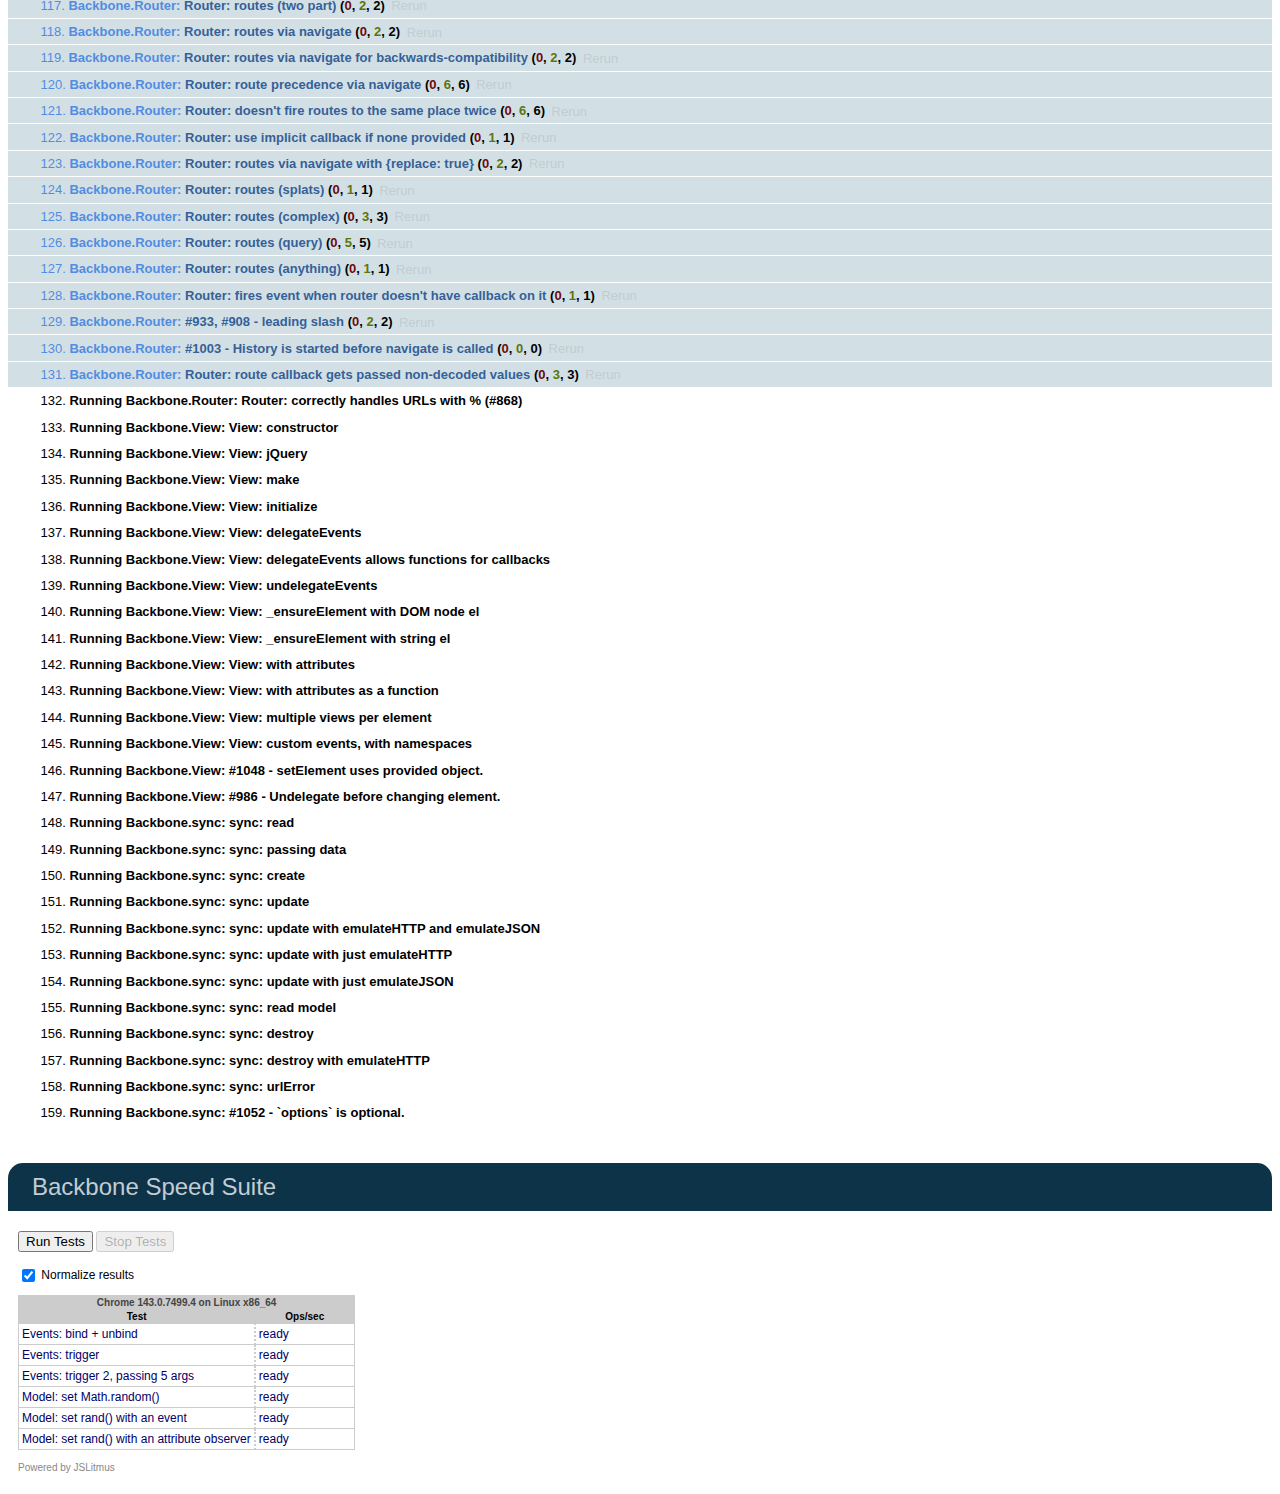
<file: www/components/backbone/test/test-ender.html>
<!DOCTYPE HTML>
<html>
<head>
  <title>Backbone Test Suite</title>
  <link rel="stylesheet" href="vendor/qunit.css" type="text/css" media="screen" />
  <script type="text/javascript" src="vendor/json2.js"></script>
  <script type="text/javascript" src="vendor/ender-jeesh.js"></script>
  <script type="text/javascript" src="vendor/qunit.js"></script>
  <script type="text/javascript" src="vendor/jslitmus.js"></script>
  <script type="text/javascript" src="vendor/underscore-1.3.1.js"></script>
  <script type="text/javascript" src="../backbone.js"></script>

  <script type="text/javascript" src="events.js"></script>
  <script type="text/javascript" src="model.js"></script>
  <script type="text/javascript" src="collection.js"></script>
  <script type="text/javascript" src="router.js"></script>
  <script type="text/javascript" src="view.js"></script>
  <script type="text/javascript" src="sync.js"></script>
  <script type="text/javascript" src="speed.js"></script>
</head>
<body>
  <h1 id="qunit-header">Backbone Test Suite</h1>
  <h2 id="qunit-banner"></h2>
  <h2 id="qunit-userAgent"></h2>
  <ol id="qunit-tests"></ol>
  <br /><br />
  <h1 id="qunit-header"><a href="#">Backbone Speed Suite</a></h1>
  <div id="jslitmus_container" style="margin: 20px 10px;"></div>
</body>
</html>
</file>
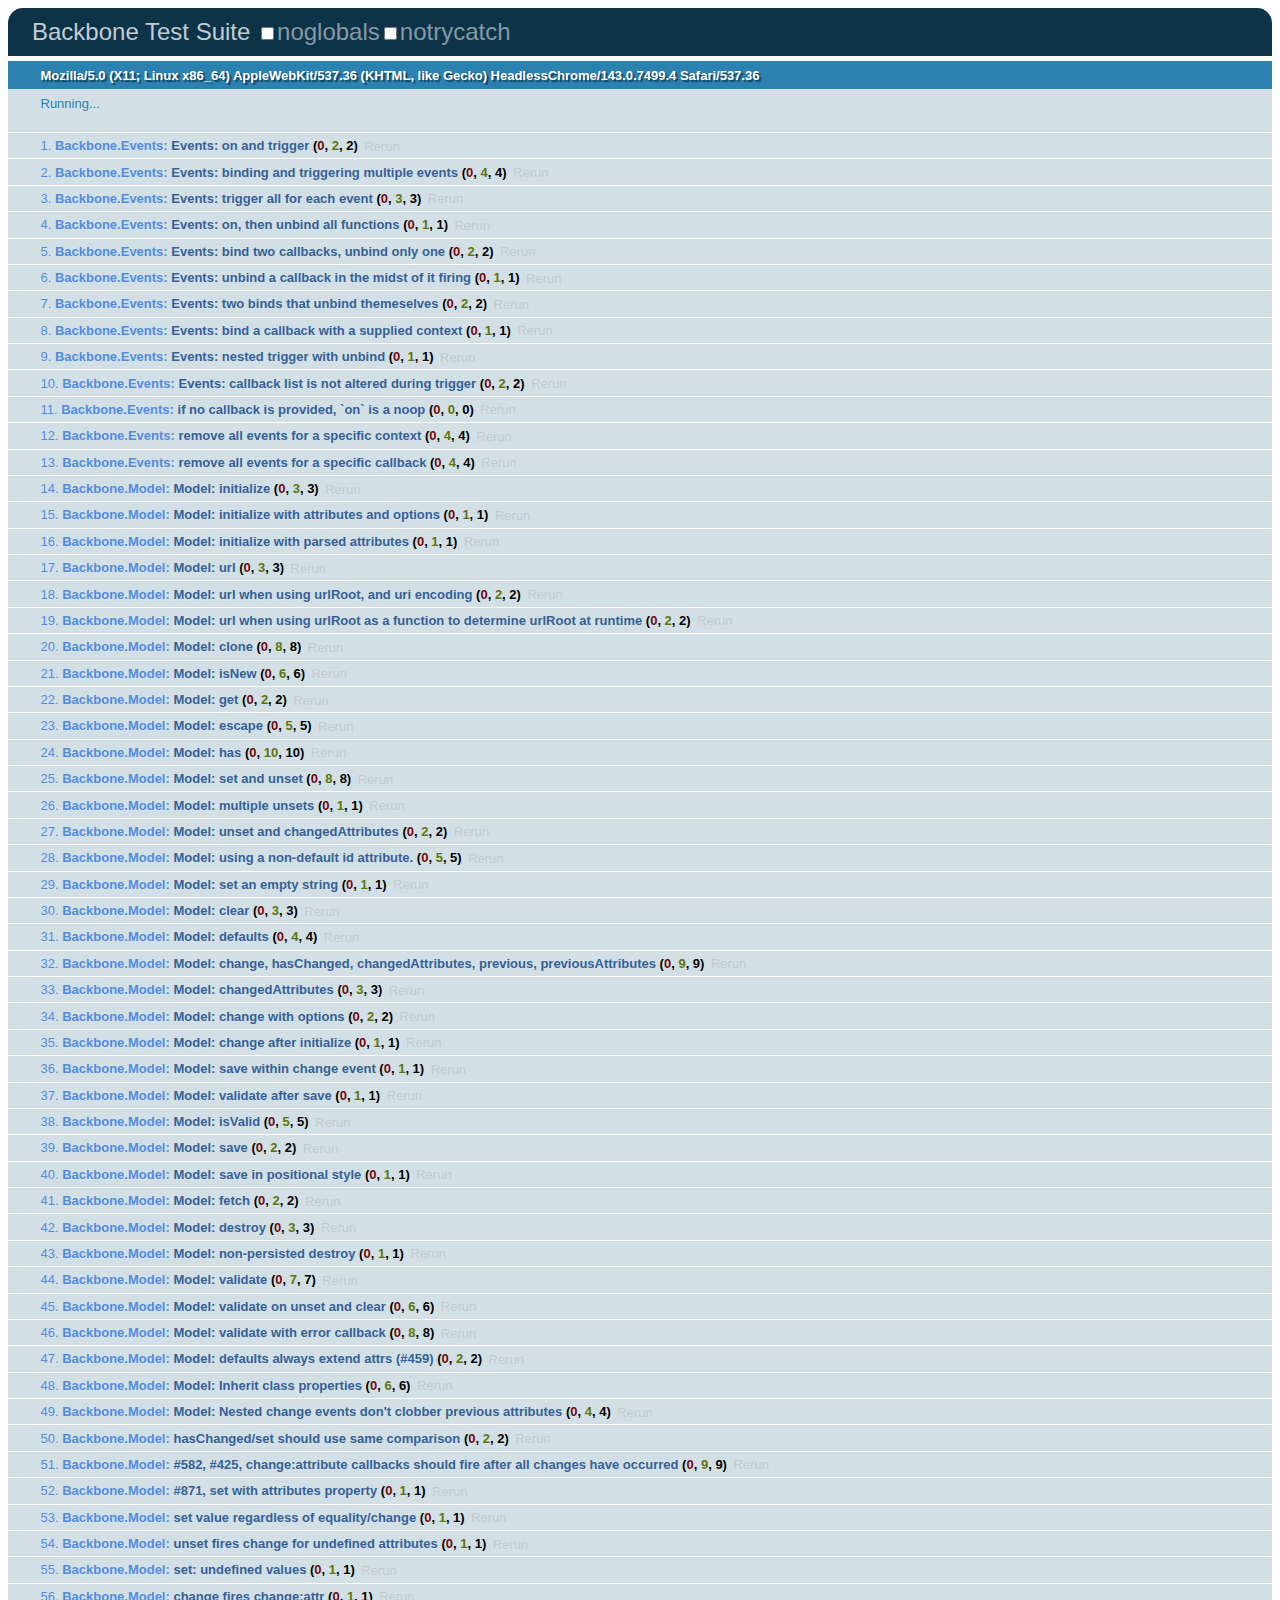
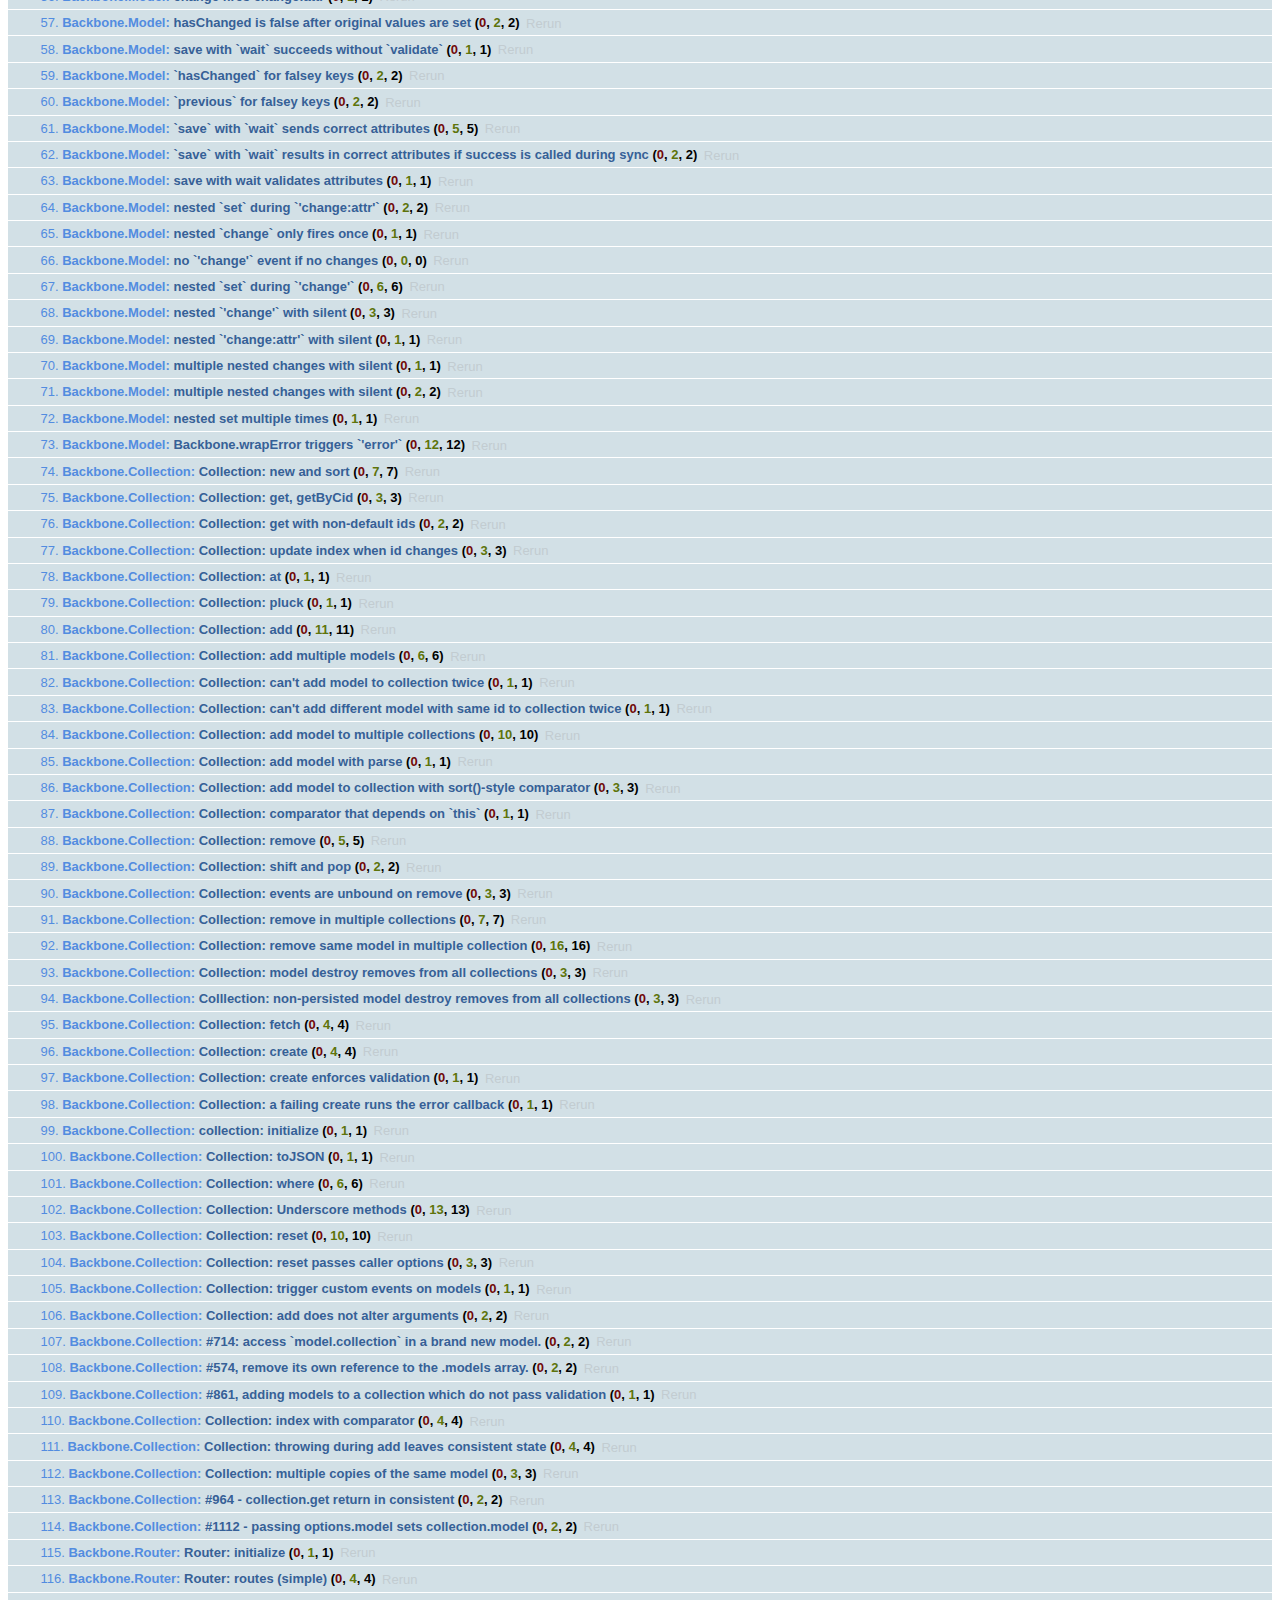
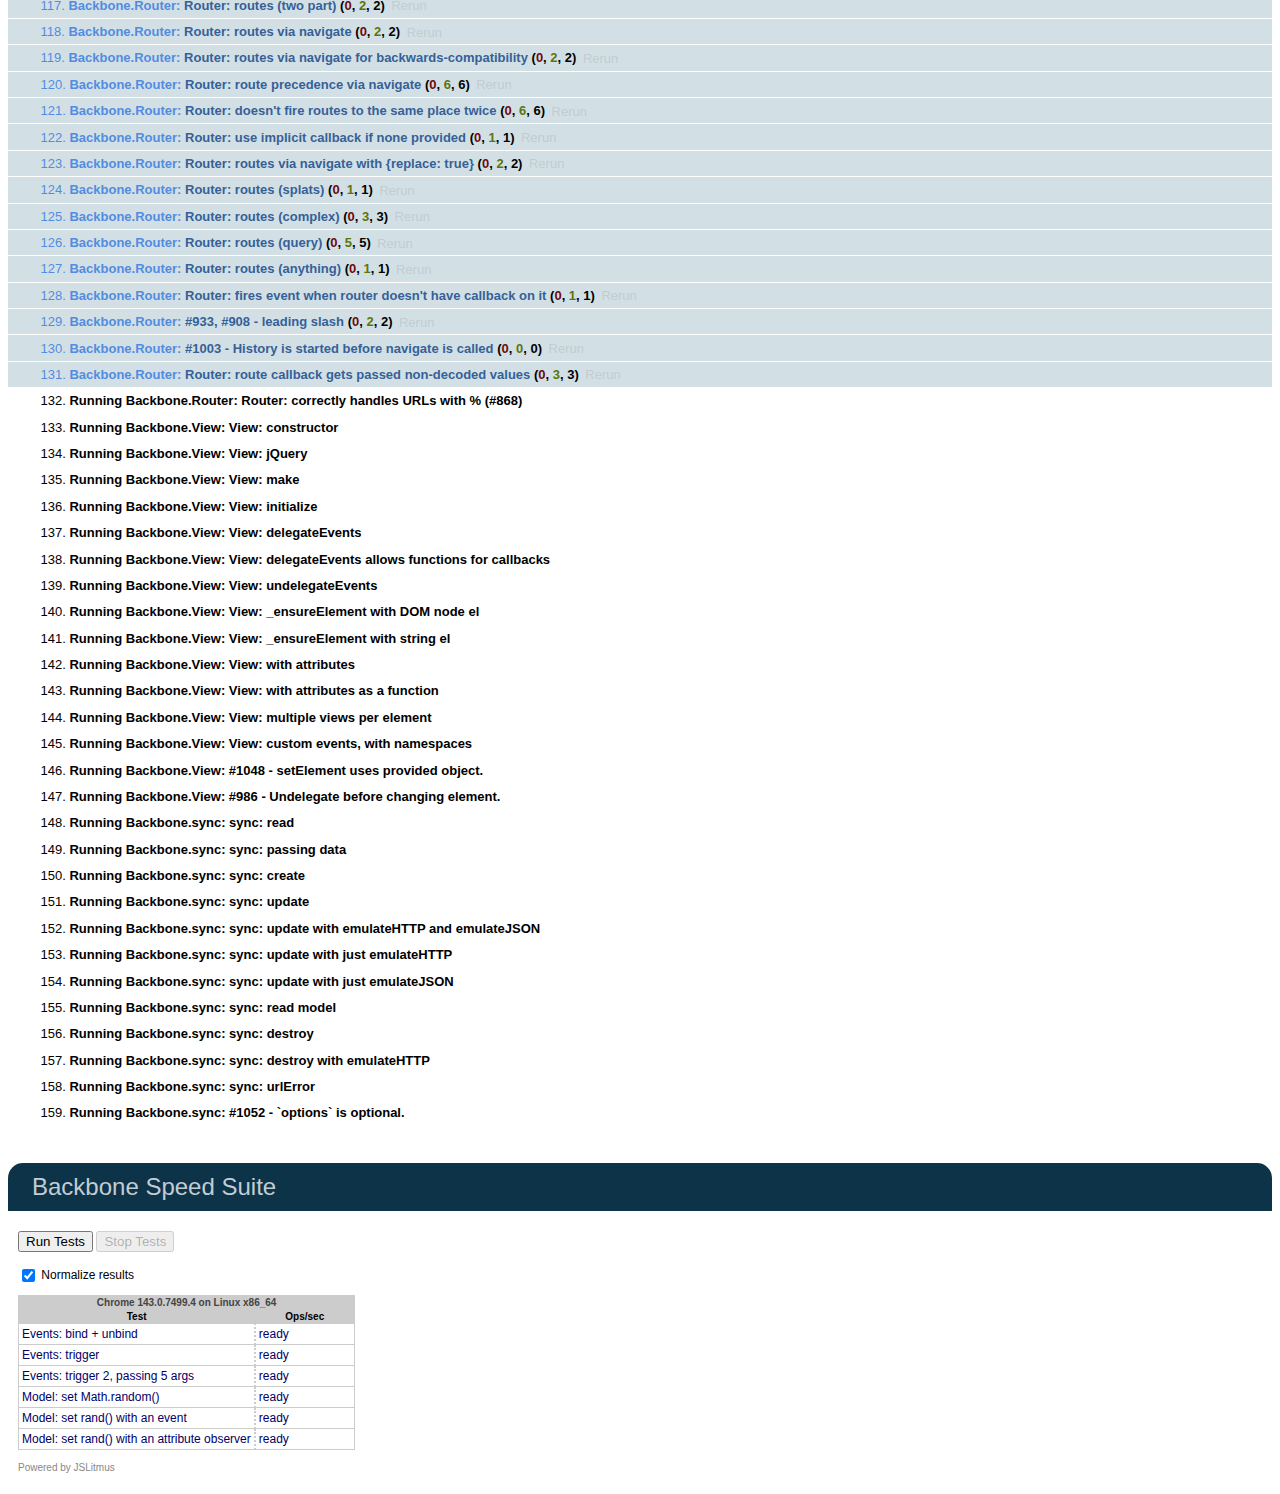
<file: www/components/backbone/test/test-zepto.html>
<!DOCTYPE HTML>
<html>
<head>
  <title>Backbone Test Suite</title>
  <link rel="stylesheet" href="vendor/qunit.css" type="text/css" media="screen" />
  <script type="text/javascript" src="vendor/json2.js"></script>
  <script type="text/javascript" src="vendor/zepto-0.6.js"></script>
  <script type="text/javascript" src="vendor/qunit.js"></script>
  <script type="text/javascript" src="vendor/jslitmus.js"></script>
  <script type="text/javascript" src="vendor/underscore-1.3.1.js"></script>
  <script type="text/javascript" src="../backbone.js"></script>

  <script type="text/javascript" src="events.js"></script>
  <script type="text/javascript" src="model.js"></script>
  <script type="text/javascript" src="collection.js"></script>
  <script type="text/javascript" src="router.js"></script>
  <script type="text/javascript" src="view.js"></script>
  <script type="text/javascript" src="sync.js"></script>
  <script type="text/javascript" src="speed.js"></script>
</head>
<body>
  <h1 id="qunit-header">Backbone Test Suite</h1>
  <h2 id="qunit-banner"></h2>
  <h2 id="qunit-userAgent"></h2>
  <ol id="qunit-tests"></ol>
  <br /><br />
  <h1 id="qunit-header"><a href="#">Backbone Speed Suite</a></h1>
  <div id="jslitmus_container" style="margin: 20px 10px;"></div>
</body>
</html>
</file>
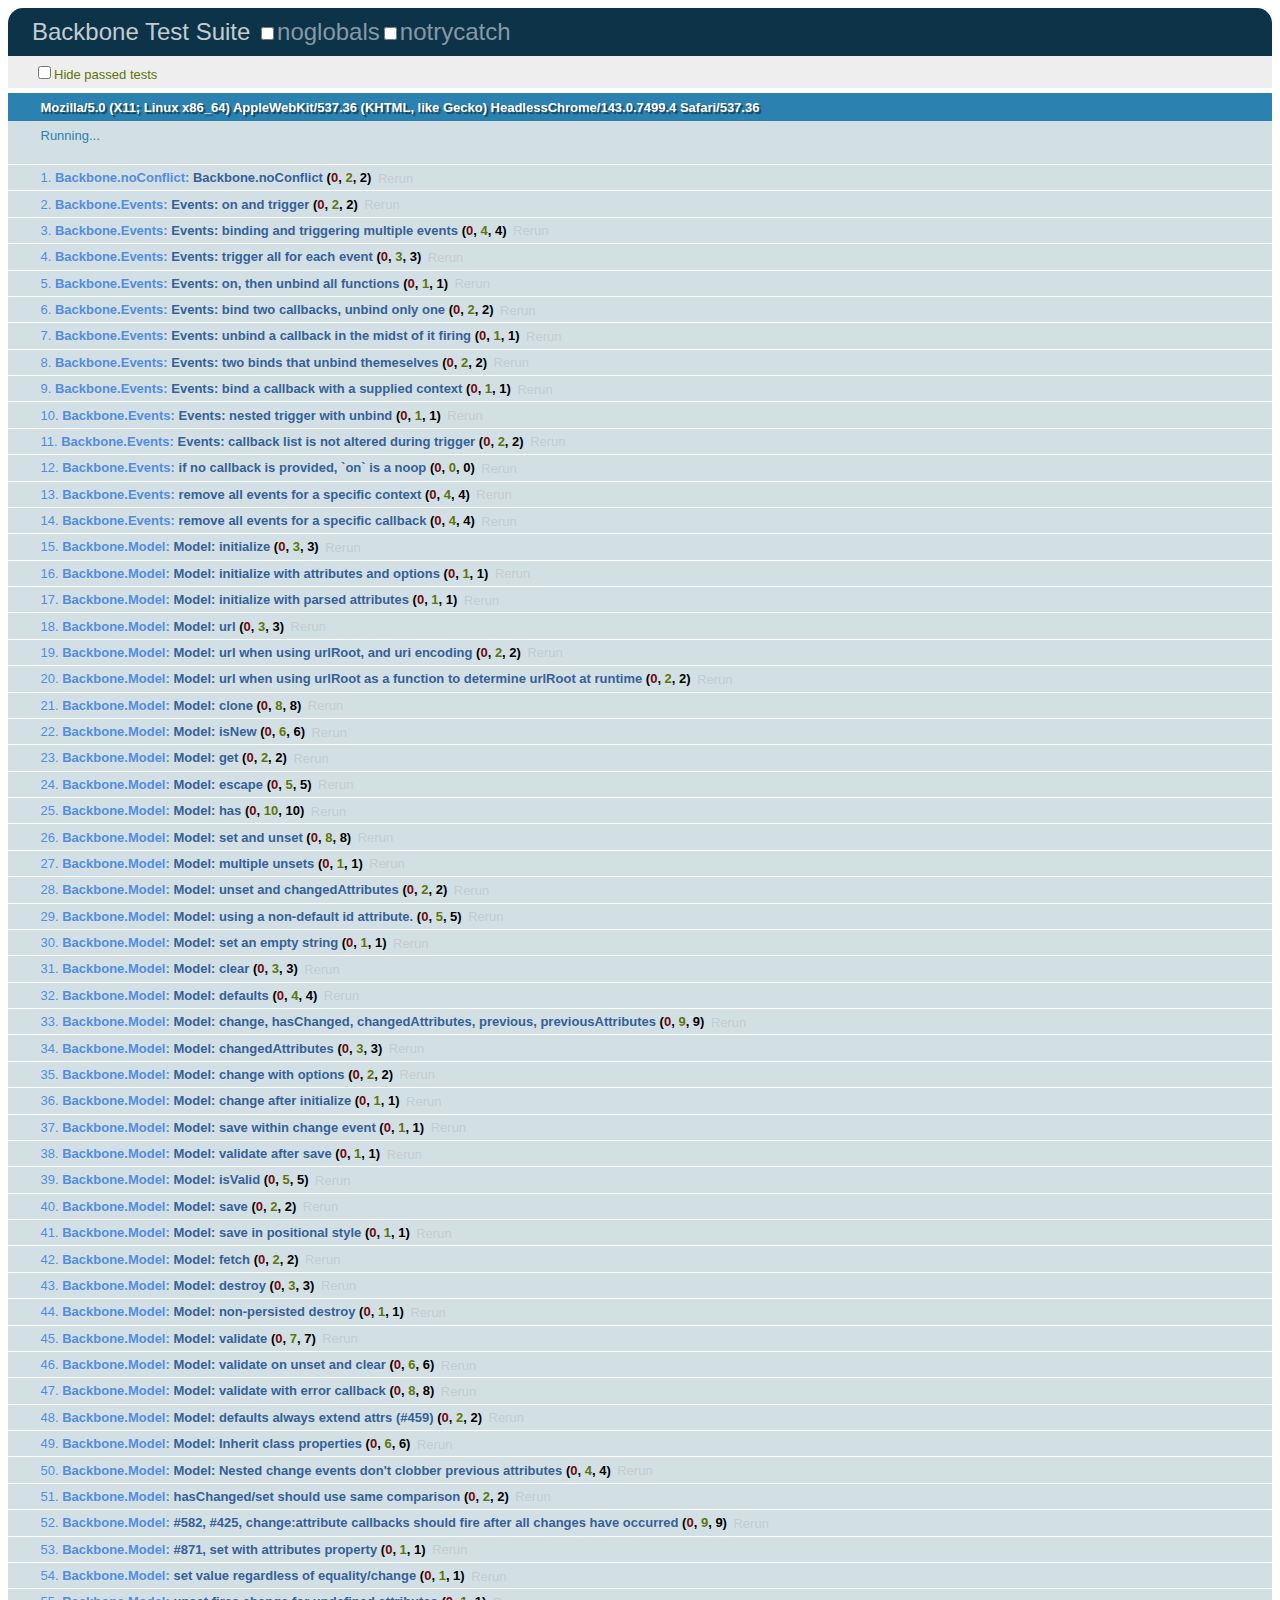
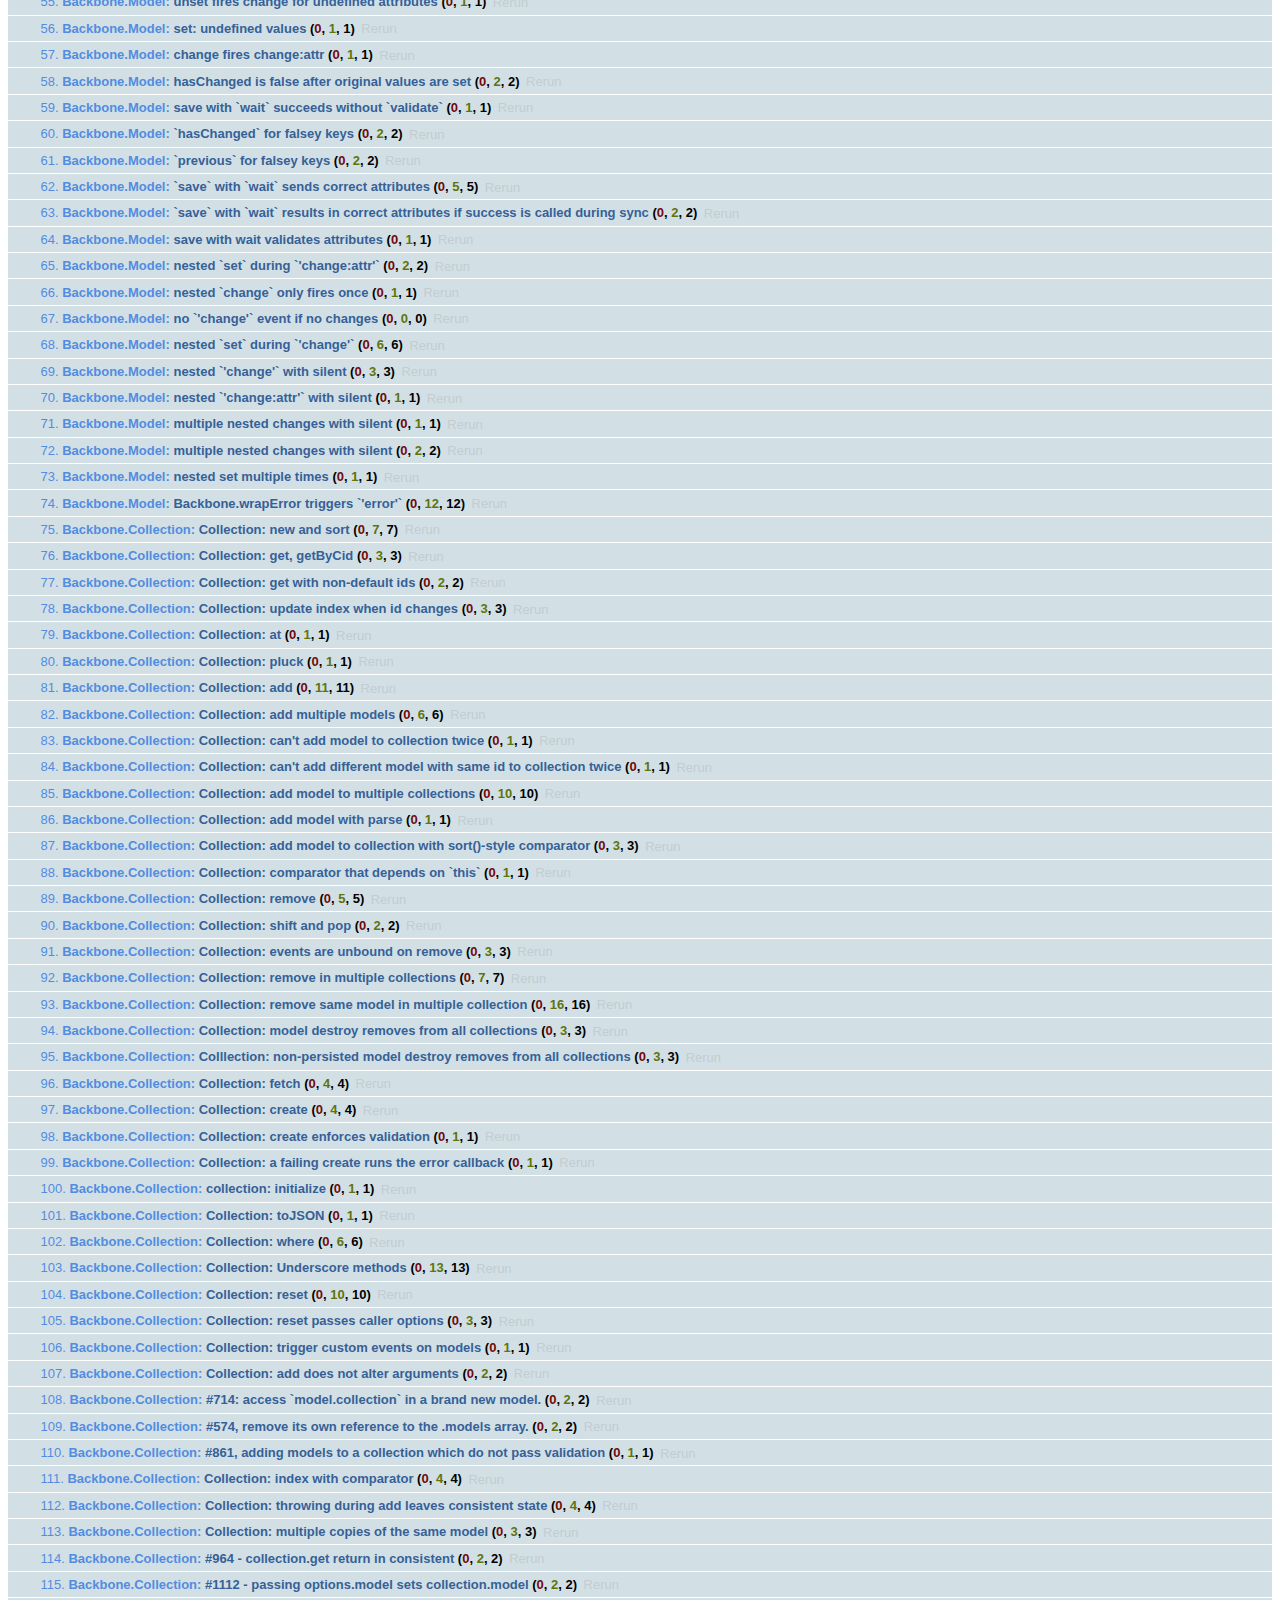
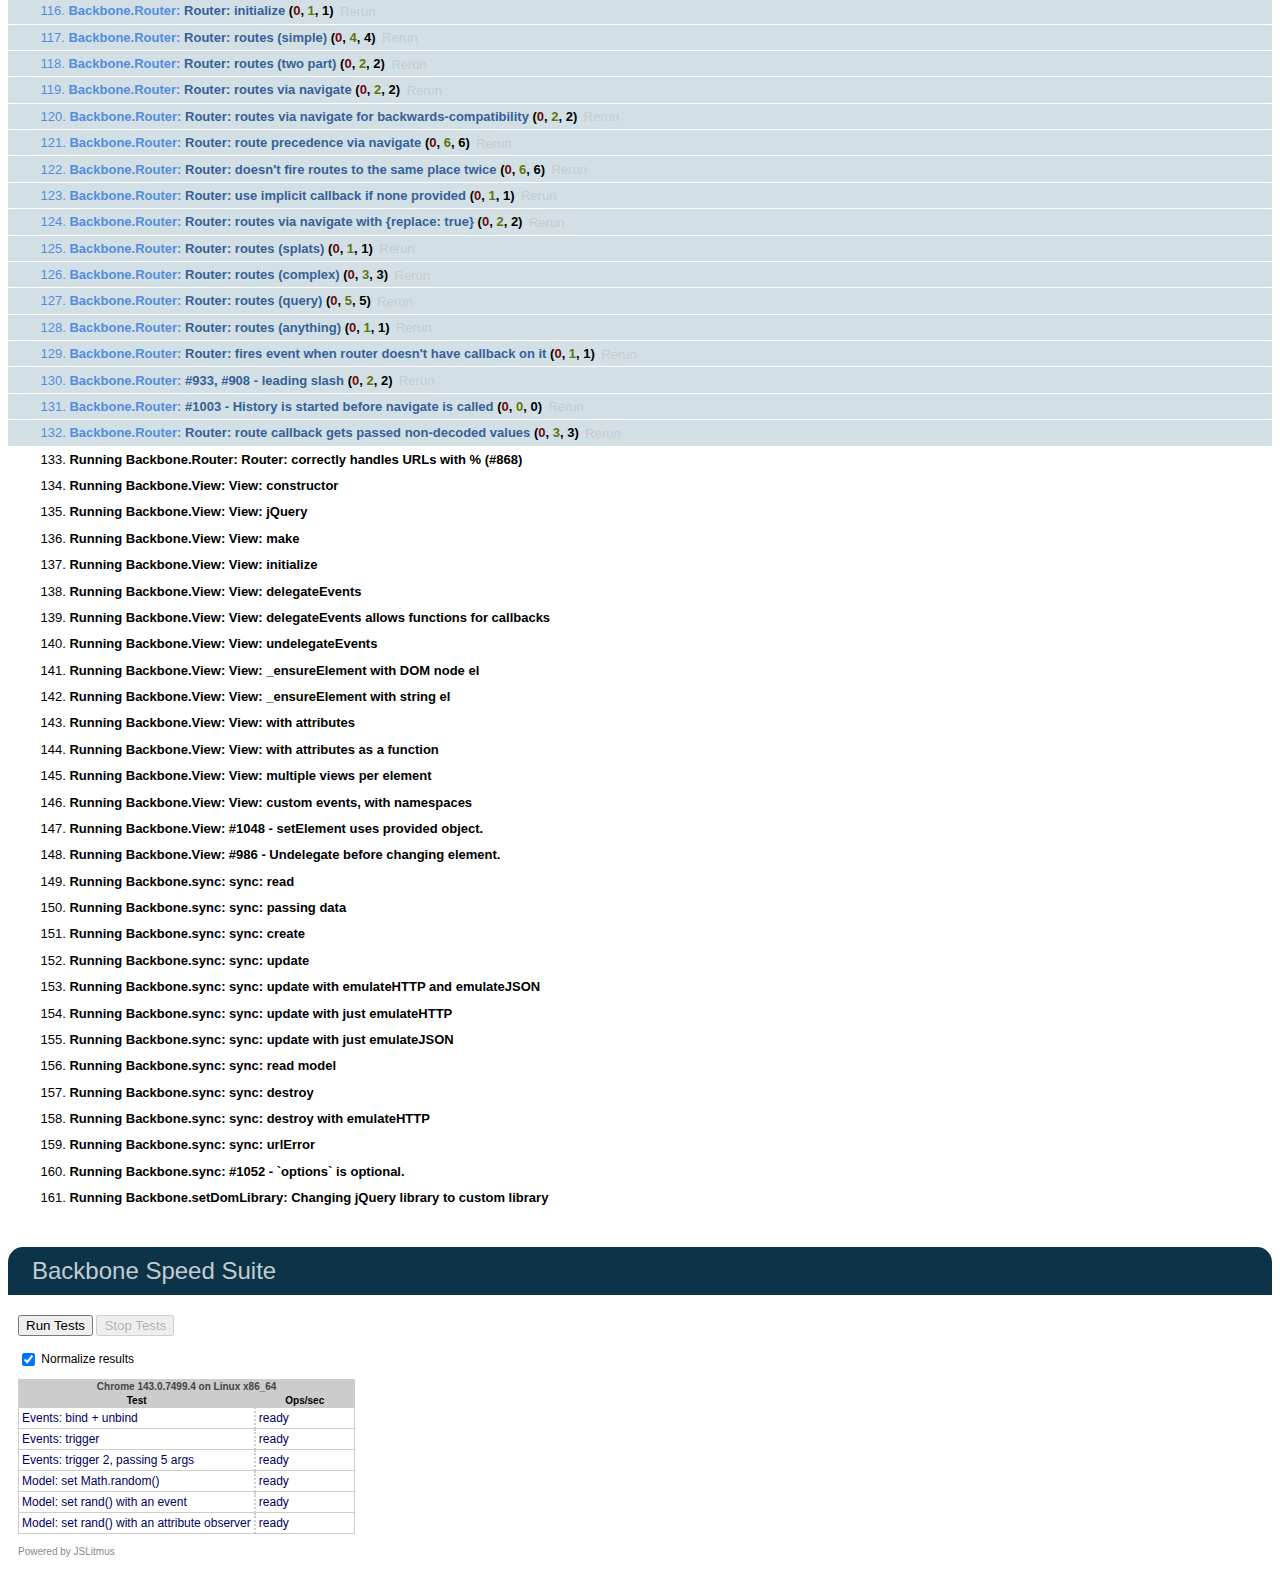
<file: www/components/backbone/test/test.html>
<!DOCTYPE HTML>
<html>
<head>
  <title>Backbone Test Suite</title>
  <link rel="stylesheet" href="vendor/qunit.css" type="text/css" media="screen" />
  <script type="text/javascript" src="vendor/json2.js"></script>
  <script type="text/javascript" src="vendor/jquery-1.7.1.js"></script>
  <script type="text/javascript" src="vendor/qunit.js"></script>
  <script type="text/javascript">
    QUnit.config.reorder = false;
  </script>
  <script type="text/javascript" src="vendor/jslitmus.js"></script>
  <script type="text/javascript" src="vendor/underscore-1.3.1.js"></script>
  <script type="text/javascript" src="../backbone.js"></script>

  <script type="text/javascript" src="noconflict.js"></script>
  <script type="text/javascript" src="events.js"></script>
  <script type="text/javascript" src="model.js"></script>
  <script type="text/javascript" src="collection.js"></script>
  <script type="text/javascript" src="router.js"></script>
  <script type="text/javascript" src="view.js"></script>
  <script type="text/javascript" src="sync.js"></script>
  <script type="text/javascript" src="speed.js"></script>
  <script type="text/javascript" src="setdomlibrary.js"></script>
</head>
<body>
  <h1 id="qunit-header">Backbone Test Suite</h1>
  <div id="qunit-testrunner-toolbar"></div>
  <h2 id="qunit-banner"></h2>
  <h2 id="qunit-userAgent"></h2>
  <ol id="qunit-tests"></ol>
  <br /><br />
  <h1 id="qunit-header"><a href="#">Backbone Speed Suite</a></h1>
  <div id="jslitmus_container" style="margin: 20px 10px;"></div>
</body>
</html>
</file>
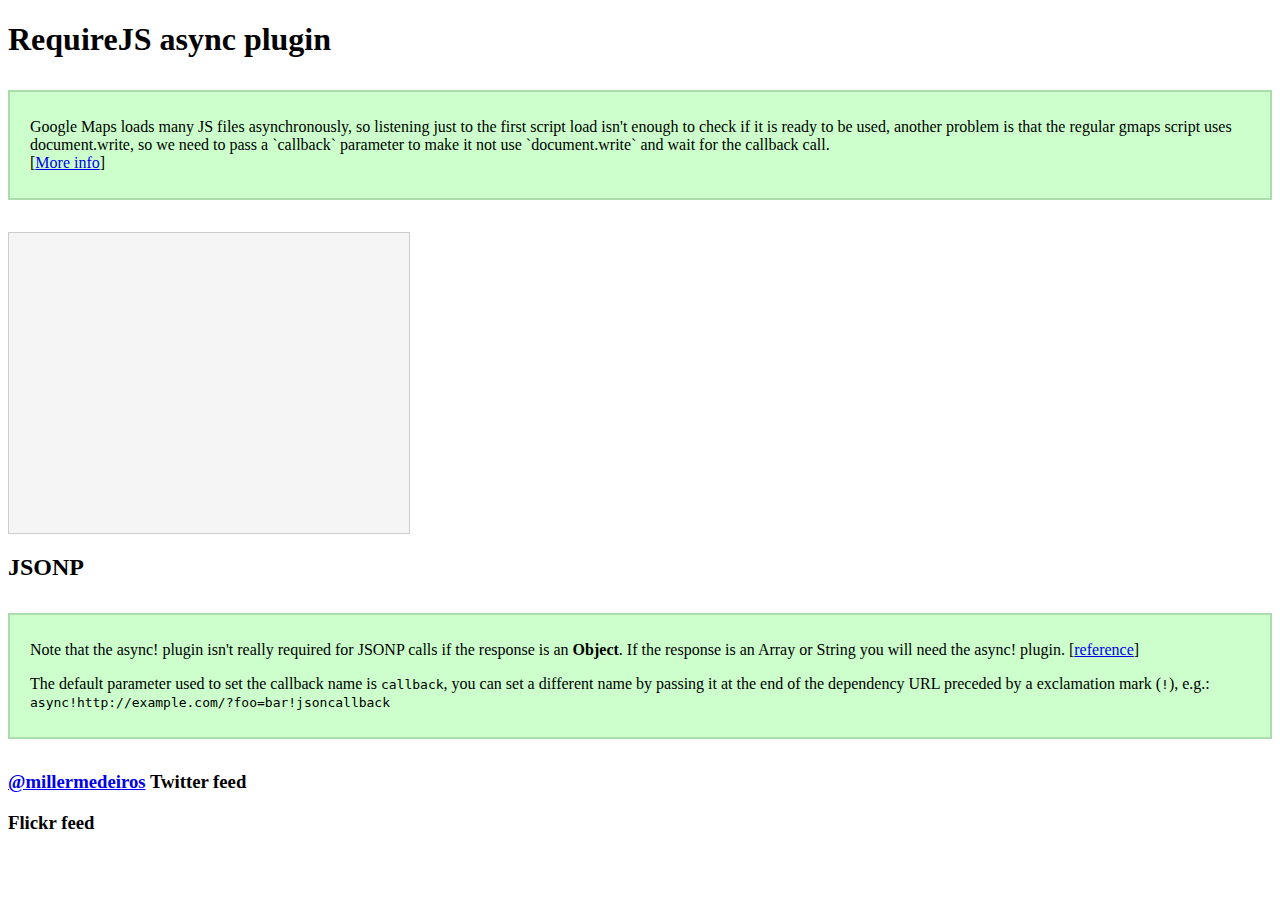
<file: www/components/requirejs-plugins/examples/async.html>
<!DOCTYPE html>
<html>
    <head>
        <meta charset="utf-8">
        <title>RequireJS Async plugin</title>
        <meta name="viewport" content="width=device-width, initial-scale=1">
        <style>
            .info{background-color:#cfc; border:2px solid #ada; padding:10px 20px;  margin:2em 0}
        </style>
    </head>
    <body>
        <div id="wrapper">
            <h1>RequireJS async plugin</h1>
            <div class="info">
                <p>
                    Google Maps loads many JS files asynchronously, so listening just to the first script load
                    isn't enough to check if it is ready to be used, another problem is that the regular gmaps script
                    uses document.write, so we need to pass a `callback` parameter to make it not use `document.write`
                    and wait for the callback call.
                    <br>
                    [<a href="http://code.google.com/apis/maps/documentation/javascript/basics.html#Async">More info</a>]
                </p>
            </div>
            <div id="map-canvas" style="width:400px; height:300px; border:1px solid #ccc; background-color:#f5f5f5"></div>
            <h2>JSONP</h2>
            <div class="info">
                <p>
                    Note that the async! plugin isn't really required for JSONP calls if the response is an <strong>Object</strong>.
                    If the response is an Array or String you will need the async! plugin. [<a href="http://requirejs.org/docs/api.html#jsonp">reference</a>]
                </p>
                <p>
                    The default parameter used to set the callback name is <code>callback</code>, you can set a different name
                    by passing it at the end of the dependency URL preceded by a exclamation mark (<code>!</code>), e.g.: <code>async!http://example.com/?foo=bar!jsoncallback</code>
                </p>
            </div>
            <h3><a href="http://twitter.com/millermedeiros">@millermedeiros</a> Twitter feed</h3>
            <div id="twitter-feed"></div>
            <h3>Flickr feed</h3>
            <div id="flickr-feed"></div>
        </div>
        <script src="../lib/require.js"></script>
        <script>
            require({
                waitSeconds : 15, //make sure it is enough to load all gmaps scripts
                paths : {
                    async : '../src/async' //alias to plugin
                }
            });


            // you can use a "!callbackName" at the end of the URL
            // to specify name of parameter that expects callback function name
            // the default value is "!callback" if not present.
            // Notice that flickr uses "!jsoncallback".
            require(
                [
                    'async!http://twitter.com/statuses/user_timeline/millermedeiros.json',
                    'async!http://api.flickr.com/services/feeds/photos_public.gne?id=27041612@N06&format=json!jsoncallback',
                    'async!http://maps.google.com/maps/api/js?sensor=false'
                ],
                function(feed, photos){

                    //twitter

                    var feedDiv = document.getElementById('twitter-feed'),
                        el;

                    for (var i = 0, n = feed.length; i < n; i += 1) {
                        el = document.createElement('p');
                        el.innerHTML = feed[i].text;
                        feedDiv.appendChild(el);
                    }



                    //flickr

                    var flickrDiv = document.getElementById('flickr-feed'),
                        idx = Math.round((photos.items.length - 1) * Math.random());

                    flickrDiv.innerHTML += photos.items[idx].description;



                    //Google maps is available and all components are ready to use.

                    var mapDiv = document.getElementById('map-canvas');

                    var map = new google.maps.Map(mapDiv, {
                        center: new google.maps.LatLng(37.4419, -122.1419),
                        zoom: 13,
                        mapTypeId: google.maps.MapTypeId.ROADMAP,
                        navigationControl: true,
                        navigationControlOptions: {
                            style: google.maps.NavigationControlStyle.SMALL
                        }
                    });

                }
            );

        </script>
    </body>
</html>
</file>
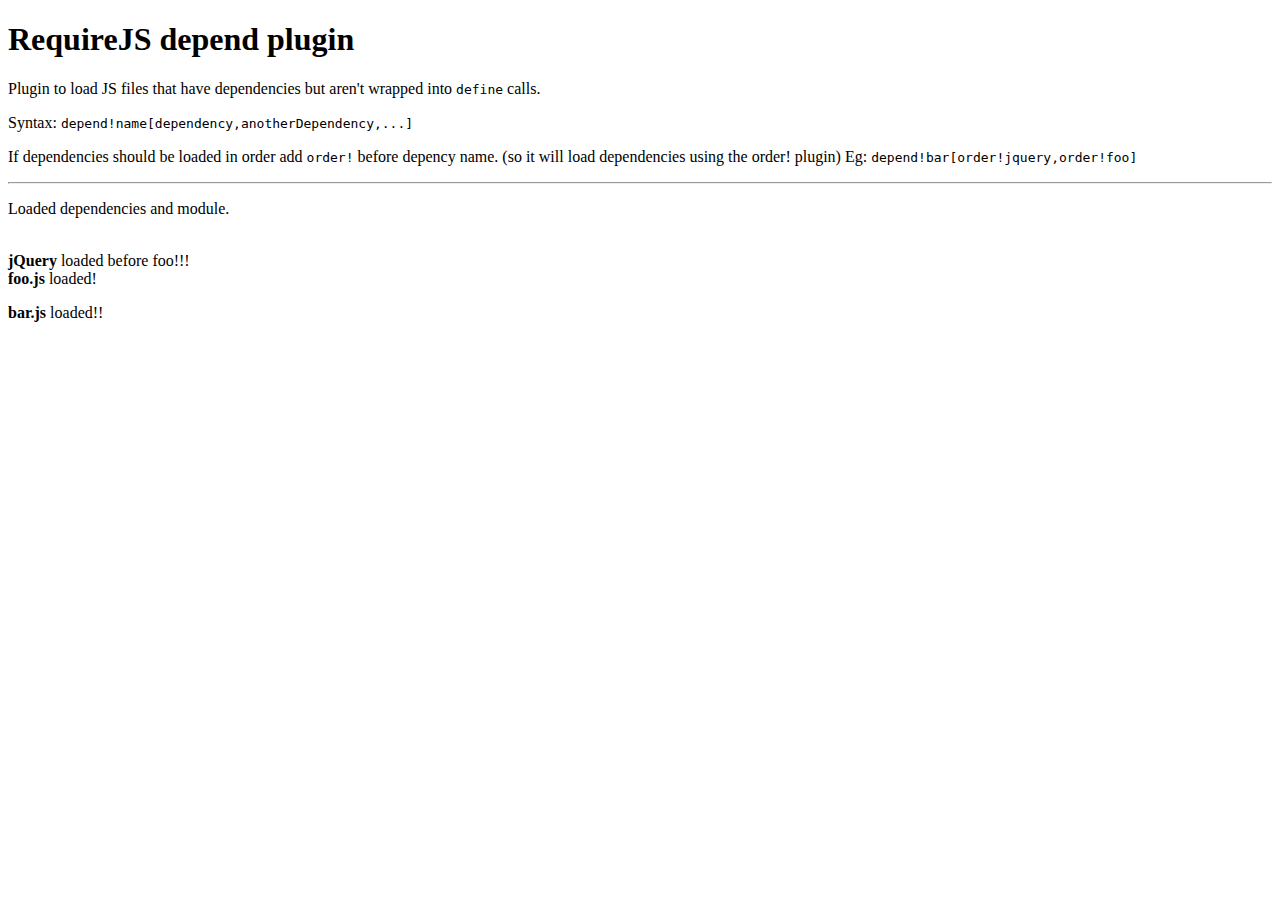
<file: www/components/requirejs-plugins/examples/depend.html>
<!DOCTYPE html>
<html>
    <head>
        <meta charset="utf-8">
        <title>RequireJS depend plugin</title>
        <meta name="viewport" content="width=device-width, initial-scale=1">
    </head>
    <body>
        <div id="wrapper">
            <h1>RequireJS depend plugin</h1>
            <p>
                Plugin to load JS files that have dependencies but aren't wrapped into <code>define</code> calls.
            </p>
            <p>
                Syntax: <code>depend!name[dependency,anotherDependency,...]</code>
            </p>
            <p>
                If dependencies should be loaded in order add <code>order!</code>
                before depency name. (so it will load dependencies using the order! plugin) Eg:
                <code>depend!bar[order!jquery,order!foo]</code>
            </p>
            <hr />
        </div>
        <script src="../lib/require.js"></script>
        <script>
            require.config({
                baseUrl : 'js/depend',
                paths : {
                    jquery : '../jquery',
                    //alias to plugins
                    order : '../../../lib/order',
                    depend : '../../../src/depend'
                }
            });

            require([
                'depend!bar[order!jquery,order!foo]'
            ], function(){
                var wrapper = document.getElementById('wrapper');

                var tmp = document.createElement('p');
                tmp.innerHTML = 'Loaded dependencies and module.';
                wrapper.appendChild(tmp);
            });
        </script>
    </body>
</html>
</file>
<file: www/test/lib/mocha/mocha.css>
@charset "UTF-8";
body {
  font: 20px/1.5 "Helvetica Neue", Helvetica, Arial, sans-serif;
  padding: 60px 50px;
}

#mocha ul, #mocha li {
  margin: 0;
  padding: 0;
}

#mocha ul {
  list-style: none;
}

#mocha h1, #mocha h2 {
  margin: 0;
}

#mocha h1 {
  margin-top: 15px;
  font-size: 1em;
  font-weight: 200;
}

#mocha h1 a {
  text-decoration: none;
  color: inherit;
}

#mocha h1 a:hover {
  text-decoration: underline;
}

#mocha .suite .suite h1 {
  margin-top: 0;
  font-size: .8em;
}

#mocha h2 {
  font-size: 12px;
  font-weight: normal;
  cursor: pointer;
}

#mocha .suite {
  margin-left: 15px;
}

#mocha .test {
  margin-left: 15px;
}

#mocha .test:hover h2::after {
  position: relative;
  top: 0;
  right: -10px;
  content: '(view source)';
  font-size: 12px;
  font-family: arial;
  color: #888;
}

#mocha .test.pending:hover h2::after {
  content: '(pending)';
  font-family: arial;
}

#mocha .test.pass.medium .duration {
  background: #C09853;
}

#mocha .test.pass.slow .duration {
  background: #B94A48;
}

#mocha .test.pass::before {
  content: '✓';
  font-size: 12px;
  display: block;
  float: left;
  margin-right: 5px;
  color: #00d6b2;
}

#mocha .test.pass .duration {
  font-size: 9px;
  margin-left: 5px;
  padding: 2px 5px;
  color: white;
  -webkit-box-shadow: inset 0 1px 1px rgba(0,0,0,.2);
  -moz-box-shadow: inset 0 1px 1px rgba(0,0,0,.2);
  box-shadow: inset 0 1px 1px rgba(0,0,0,.2);
  -webkit-border-radius: 5px;
  -moz-border-radius: 5px;
  -ms-border-radius: 5px;
  -o-border-radius: 5px;
  border-radius: 5px;
}

#mocha .test.pass.fast .duration {
  display: none;
}

#mocha .test.pending {
  color: #0b97c4;
}

#mocha .test.pending::before {
  content: '◦';
  color: #0b97c4;
}

#mocha .test.fail {
  color: #c00;
}

#mocha .test.fail pre {
  color: black;
}

#mocha .test.fail::before {
  content: '✖';
  font-size: 12px;
  display: block;
  float: left;
  margin-right: 5px;
  color: #c00;
}

#mocha .test pre.error {
  color: #c00;
}

#mocha .test pre {
  display: inline-block;
  font: 12px/1.5 monaco, monospace;
  margin: 5px;
  padding: 15px;
  border: 1px solid #eee;
  border-bottom-color: #ddd;
  -webkit-border-radius: 3px;
  -webkit-box-shadow: 0 1px 3px #eee;
}

#report.pass .test.fail {
  display: none;
}

#report.fail .test.pass {
  display: none;
}

#error {
  color: #c00;
  font-size: 1.5  em;
  font-weight: 100;
  letter-spacing: 1px;
}

#stats {
  position: fixed;
  top: 15px;
  right: 10px;
  font-size: 12px;
  margin: 0;
  color: #888;
}

#stats .progress {
  float: right;
  padding-top: 0;
}

#stats em {
  color: black;
}

#stats a {
  text-decoration: none;
  color: inherit;
}

#stats a:hover {
  border-bottom: 1px solid #eee;
}

#stats li {
  display: inline-block;
  margin: 0 5px;
  list-style: none;
  padding-top: 11px;
}

code .comment { color: #ddd }
code .init { color: #2F6FAD }
code .string { color: #5890AD }
code .keyword { color: #8A6343 }
code .number { color: #2F6FAD }
</file>
<file: www/components/backbone/docs/docco.css>
/*--------------------- Layout and Typography ----------------------------*/
body {
  font-family: 'Palatino Linotype', 'Book Antiqua', Palatino, FreeSerif, serif;
  font-size: 15px;
  line-height: 22px;
  color: #252519;
  margin: 0; padding: 0;
}
a {
  color: #261a3b;
}
  a:visited {
    color: #261a3b;
  }
p {
  margin: 0 0 15px 0;
}
h1, h2, h3, h4, h5, h6 {
  margin: 0px 0 15px 0;
}
  h1 {
    margin-top: 40px;
  }
#container {
  position: relative;
}
#background {
  position: fixed;
  top: 0; left: 525px; right: 0; bottom: 0;
  background: #f5f5ff;
  border-left: 1px solid #e5e5ee;
  z-index: -1;
}
#jump_to, #jump_page {
  background: white;
  -webkit-box-shadow: 0 0 25px #777; -moz-box-shadow: 0 0 25px #777;
  -webkit-border-bottom-left-radius: 5px; -moz-border-radius-bottomleft: 5px;
  font: 10px Arial;
  text-transform: uppercase;
  cursor: pointer;
  text-align: right;
}
#jump_to, #jump_wrapper {
  position: fixed;
  right: 0; top: 0;
  padding: 5px 10px;
}
  #jump_wrapper {
    padding: 0;
    display: none;
  }
    #jump_to:hover #jump_wrapper {
      display: block;
    }
    #jump_page {
      padding: 5px 0 3px;
      margin: 0 0 25px 25px;
    }
      #jump_page .source {
        display: block;
        padding: 5px 10px;
        text-decoration: none;
        border-top: 1px solid #eee;
      }
        #jump_page .source:hover {
          background: #f5f5ff;
        }
        #jump_page .source:first-child {
        }
table td {
  border: 0;
  outline: 0;
}
  td.docs, th.docs {
    max-width: 450px;
    min-width: 450px;
    min-height: 5px;
    padding: 10px 25px 1px 50px;
    overflow-x: hidden;
    vertical-align: top;
    text-align: left;
  }
    .docs pre {
      margin: 15px 0 15px;
      padding-left: 15px;
    }
    .docs p tt, .docs p code {
      background: #f8f8ff;
      border: 1px solid #dedede;
      font-size: 12px;
      padding: 0 0.2em;
    }
    .pilwrap {
      position: relative;
    }
      .pilcrow {
        font: 12px Arial;
        text-decoration: none;
        color: #454545;
        position: absolute;
        top: 3px; left: -20px;
        padding: 1px 2px;
        opacity: 0;
        -webkit-transition: opacity 0.2s linear;
      }
        td.docs:hover .pilcrow {
          opacity: 1;
        }
  td.code, th.code {
    padding: 14px 15px 16px 25px;
    width: 100%;
    vertical-align: top;
    background: #f5f5ff;
    border-left: 1px solid #e5e5ee;
  }
    pre, tt, code {
      font-size: 12px; line-height: 18px;
      font-family: Monaco, Consolas, "Lucida Console", monospace;
      margin: 0; padding: 0;
    }


/*---------------------- Syntax Highlighting -----------------------------*/
td.linenos { background-color: #f0f0f0; padding-right: 10px; }
span.lineno { background-color: #f0f0f0; padding: 0 5px 0 5px; }
body .hll { background-color: #ffffcc }
body .c { color: #408080; font-style: italic }  /* Comment */
body .err { border: 1px solid #FF0000 }         /* Error */
body .k { color: #954121 }                      /* Keyword */
body .o { color: #666666 }                      /* Operator */
body .cm { color: #408080; font-style: italic } /* Comment.Multiline */
body .cp { color: #BC7A00 }                     /* Comment.Preproc */
body .c1 { color: #408080; font-style: italic } /* Comment.Single */
body .cs { color: #408080; font-style: italic } /* Comment.Special */
body .gd { color: #A00000 }                     /* Generic.Deleted */
body .ge { font-style: italic }                 /* Generic.Emph */
body .gr { color: #FF0000 }                     /* Generic.Error */
body .gh { color: #000080; font-weight: bold }  /* Generic.Heading */
body .gi { color: #00A000 }                     /* Generic.Inserted */
body .go { color: #808080 }                     /* Generic.Output */
body .gp { color: #000080; font-weight: bold }  /* Generic.Prompt */
body .gs { font-weight: bold }                  /* Generic.Strong */
body .gu { color: #800080; font-weight: bold }  /* Generic.Subheading */
body .gt { color: #0040D0 }                     /* Generic.Traceback */
body .kc { color: #954121 }                     /* Keyword.Constant */
body .kd { color: #954121; font-weight: bold }  /* Keyword.Declaration */
body .kn { color: #954121; font-weight: bold }  /* Keyword.Namespace */
body .kp { color: #954121 }                     /* Keyword.Pseudo */
body .kr { color: #954121; font-weight: bold }  /* Keyword.Reserved */
body .kt { color: #B00040 }                     /* Keyword.Type */
body .m { color: #666666 }                      /* Literal.Number */
body .s { color: #219161 }                      /* Literal.String */
body .na { color: #7D9029 }                     /* Name.Attribute */
body .nb { color: #954121 }                     /* Name.Builtin */
body .nc { color: #0000FF; font-weight: bold }  /* Name.Class */
body .no { color: #880000 }                     /* Name.Constant */
body .nd { color: #AA22FF }                     /* Name.Decorator */
body .ni { color: #999999; font-weight: bold }  /* Name.Entity */
body .ne { color: #D2413A; font-weight: bold }  /* Name.Exception */
body .nf { color: #0000FF }                     /* Name.Function */
body .nl { color: #A0A000 }                     /* Name.Label */
body .nn { color: #0000FF; font-weight: bold }  /* Name.Namespace */
body .nt { color: #954121; font-weight: bold }  /* Name.Tag */
body .nv { color: #19469D }                     /* Name.Variable */
body .ow { color: #AA22FF; font-weight: bold }  /* Operator.Word */
body .w { color: #bbbbbb }                      /* Text.Whitespace */
body .mf { color: #666666 }                     /* Literal.Number.Float */
body .mh { color: #666666 }                     /* Literal.Number.Hex */
body .mi { color: #666666 }                     /* Literal.Number.Integer */
body .mo { color: #666666 }                     /* Literal.Number.Oct */
body .sb { color: #219161 }                     /* Literal.String.Backtick */
body .sc { color: #219161 }                     /* Literal.String.Char */
body .sd { color: #219161; font-style: italic } /* Literal.String.Doc */
body .s2 { color: #219161 }                     /* Literal.String.Double */
body .se { color: #BB6622; font-weight: bold }  /* Literal.String.Escape */
body .sh { color: #219161 }                     /* Literal.String.Heredoc */
body .si { color: #BB6688; font-weight: bold }  /* Literal.String.Interpol */
body .sx { color: #954121 }                     /* Literal.String.Other */
body .sr { color: #BB6688 }                     /* Literal.String.Regex */
body .s1 { color: #219161 }                     /* Literal.String.Single */
body .ss { color: #19469D }                     /* Literal.String.Symbol */
body .bp { color: #954121 }                     /* Name.Builtin.Pseudo */
body .vc { color: #19469D }                     /* Name.Variable.Class */
body .vg { color: #19469D }                     /* Name.Variable.Global */
body .vi { color: #19469D }                     /* Name.Variable.Instance */
body .il { color: #666666 }                     /* Literal.Number.Integer.Long */
</file>
<file: www/components/backbone/test/vendor/qunit.css>
/**
 * QUnit 1.1.0 - A JavaScript Unit Testing Framework
 *
 * http://docs.jquery.com/QUnit
 *
 * Copyright (c) 2011 John Resig, Jörn Zaefferer
 * Dual licensed under the MIT (MIT-LICENSE.txt)
 * or GPL (GPL-LICENSE.txt) licenses.
 */

/** Font Family and Sizes */

#qunit-tests, #qunit-header, #qunit-banner, #qunit-testrunner-toolbar, #qunit-userAgent, #qunit-testresult {
	font-family: "Helvetica Neue Light", "HelveticaNeue-Light", "Helvetica Neue", Calibri, Helvetica, Arial, sans-serif;
}

#qunit-testrunner-toolbar, #qunit-userAgent, #qunit-testresult, #qunit-tests li { font-size: small; }
#qunit-tests { font-size: smaller; }


/** Resets */

#qunit-tests, #qunit-tests ol, #qunit-header, #qunit-banner, #qunit-userAgent, #qunit-testresult {
	margin: 0;
	padding: 0;
}


/** Header */

#qunit-header {
	padding: 0.5em 0 0.5em 1em;

	color: #8699a4;
	background-color: #0d3349;

	font-size: 1.5em;
	line-height: 1em;
	font-weight: normal;

	border-radius: 15px 15px 0 0;
	-moz-border-radius: 15px 15px 0 0;
	-webkit-border-top-right-radius: 15px;
	-webkit-border-top-left-radius: 15px;
}

#qunit-header a {
	text-decoration: none;
	color: #c2ccd1;
}

#qunit-header a:hover,
#qunit-header a:focus {
	color: #fff;
}

#qunit-banner {
	height: 5px;
}

#qunit-testrunner-toolbar {
	padding: 0.5em 0 0.5em 2em;
	color: #5E740B;
	background-color: #eee;
}

#qunit-userAgent {
	padding: 0.5em 0 0.5em 2.5em;
	background-color: #2b81af;
	color: #fff;
	text-shadow: rgba(0, 0, 0, 0.5) 2px 2px 1px;
}


/** Tests: Pass/Fail */

#qunit-tests {
	list-style-position: inside;
}

#qunit-tests li {
	padding: 0.4em 0.5em 0.4em 2.5em;
	border-bottom: 1px solid #fff;
	list-style-position: inside;
}

#qunit-tests.hidepass li.pass, #qunit-tests.hidepass li.running  {
	display: none;
}

#qunit-tests li strong {
	cursor: pointer;
}

#qunit-tests li a {
	padding: 0.5em;
	color: #c2ccd1;
	text-decoration: none;
}
#qunit-tests li a:hover,
#qunit-tests li a:focus {
	color: #000;
}

#qunit-tests ol {
	margin-top: 0.5em;
	padding: 0.5em;

	background-color: #fff;

	border-radius: 15px;
	-moz-border-radius: 15px;
	-webkit-border-radius: 15px;

	box-shadow: inset 0px 2px 13px #999;
	-moz-box-shadow: inset 0px 2px 13px #999;
	-webkit-box-shadow: inset 0px 2px 13px #999;
}

#qunit-tests table {
	border-collapse: collapse;
	margin-top: .2em;
}

#qunit-tests th {
	text-align: right;
	vertical-align: top;
	padding: 0 .5em 0 0;
}

#qunit-tests td {
	vertical-align: top;
}

#qunit-tests pre {
	margin: 0;
	white-space: pre-wrap;
	word-wrap: break-word;
}

#qunit-tests del {
	background-color: #e0f2be;
	color: #374e0c;
	text-decoration: none;
}

#qunit-tests ins {
	background-color: #ffcaca;
	color: #500;
	text-decoration: none;
}

/*** Test Counts */

#qunit-tests b.counts                       { color: black; }
#qunit-tests b.passed                       { color: #5E740B; }
#qunit-tests b.failed                       { color: #710909; }

#qunit-tests li li {
	margin: 0.5em;
	padding: 0.4em 0.5em 0.4em 0.5em;
	background-color: #fff;
	border-bottom: none;
	list-style-position: inside;
}

/*** Passing Styles */

#qunit-tests li li.pass {
	color: #5E740B;
	background-color: #fff;
	border-left: 26px solid #C6E746;
}

#qunit-tests .pass                          { color: #528CE0; background-color: #D2E0E6; }
#qunit-tests .pass .test-name               { color: #366097; }

#qunit-tests .pass .test-actual,
#qunit-tests .pass .test-expected           { color: #999999; }

#qunit-banner.qunit-pass                    { background-color: #C6E746; }

/*** Failing Styles */

#qunit-tests li li.fail {
	color: #710909;
	background-color: #fff;
	border-left: 26px solid #EE5757;
	white-space: pre;
}

#qunit-tests > li:last-child {
	border-radius: 0 0 15px 15px;
	-moz-border-radius: 0 0 15px 15px;
	-webkit-border-bottom-right-radius: 15px;
	-webkit-border-bottom-left-radius: 15px;
}

#qunit-tests .fail                          { color: #000000; background-color: #EE5757; }
#qunit-tests .fail .test-name,
#qunit-tests .fail .module-name             { color: #000000; }

#qunit-tests .fail .test-actual             { color: #EE5757; }
#qunit-tests .fail .test-expected           { color: green;   }

#qunit-banner.qunit-fail                    { background-color: #EE5757; }


/** Result */

#qunit-testresult {
	padding: 0.5em 0.5em 0.5em 2.5em;

	color: #2b81af;
	background-color: #D2E0E6;

	border-bottom: 1px solid white;
}

/** Fixture */

#qunit-fixture {
	position: absolute;
	top: -10000px;
	left: -10000px;
}
</file>
